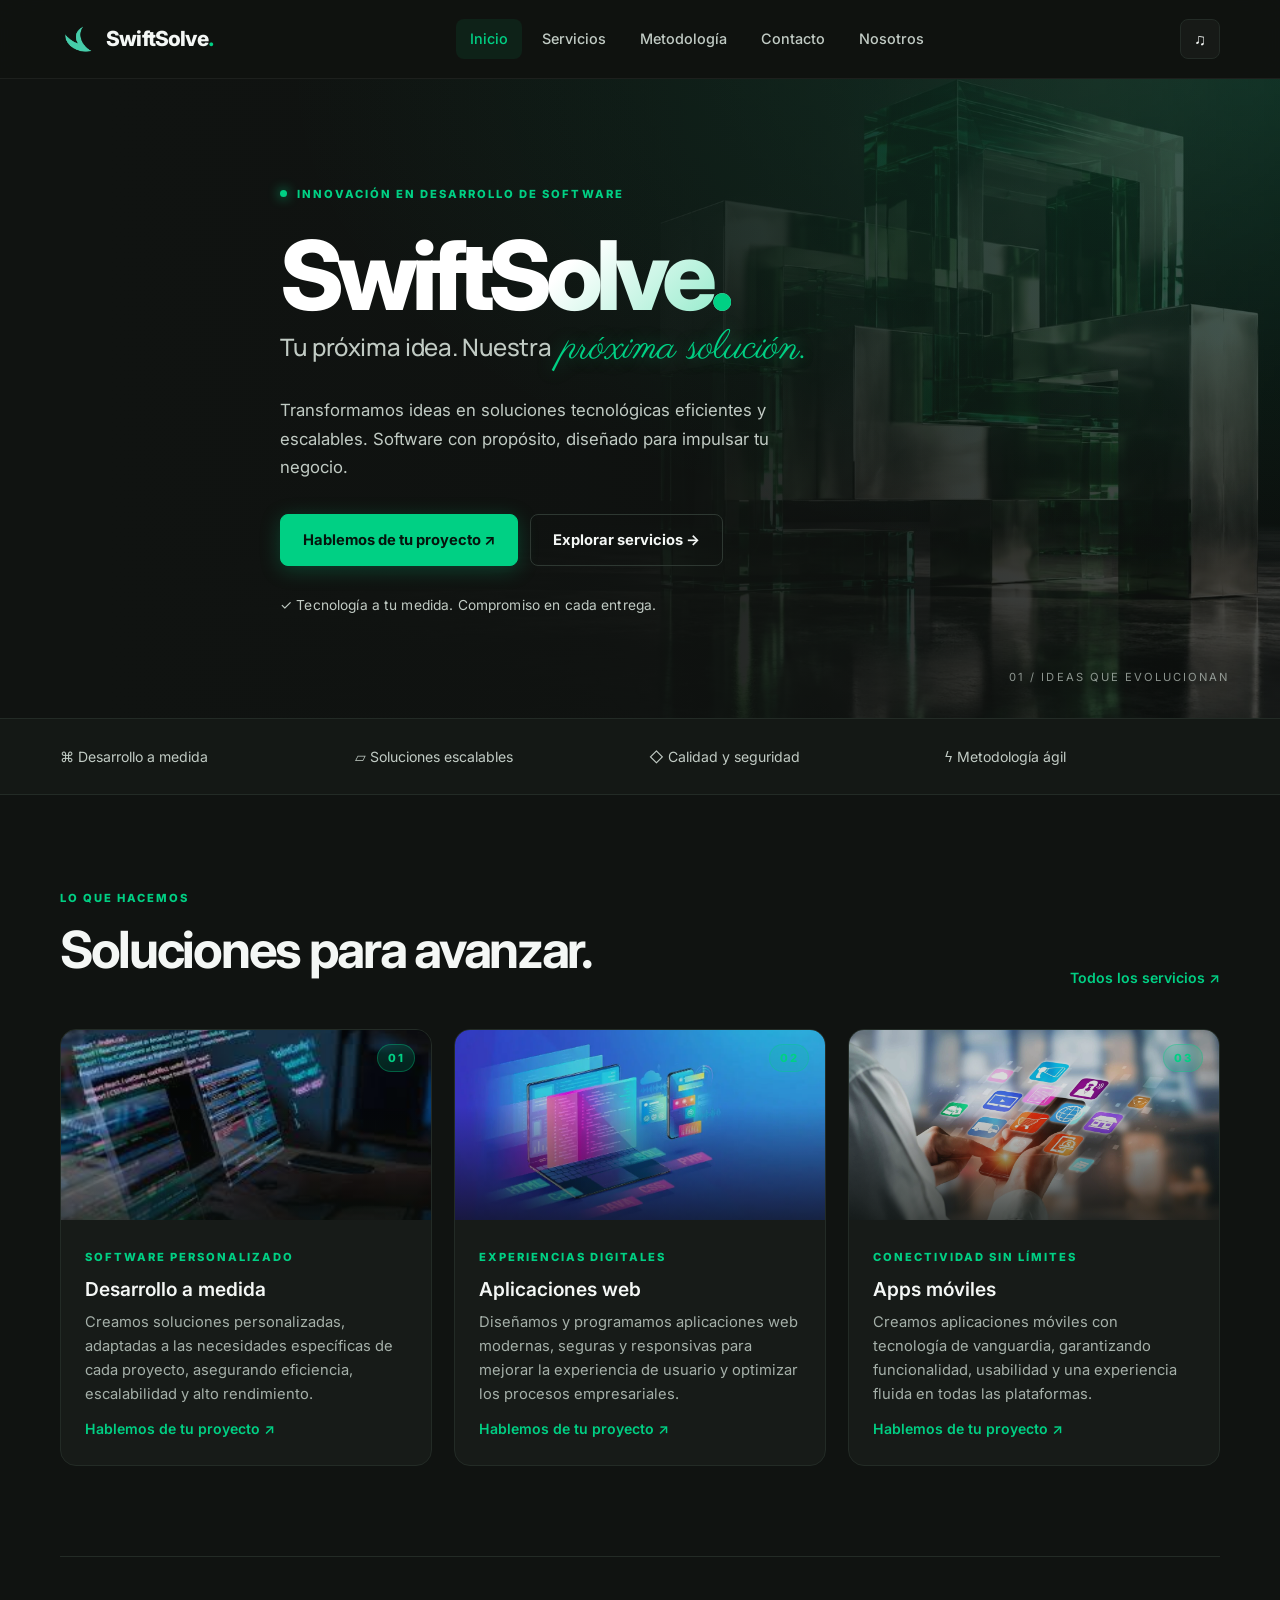
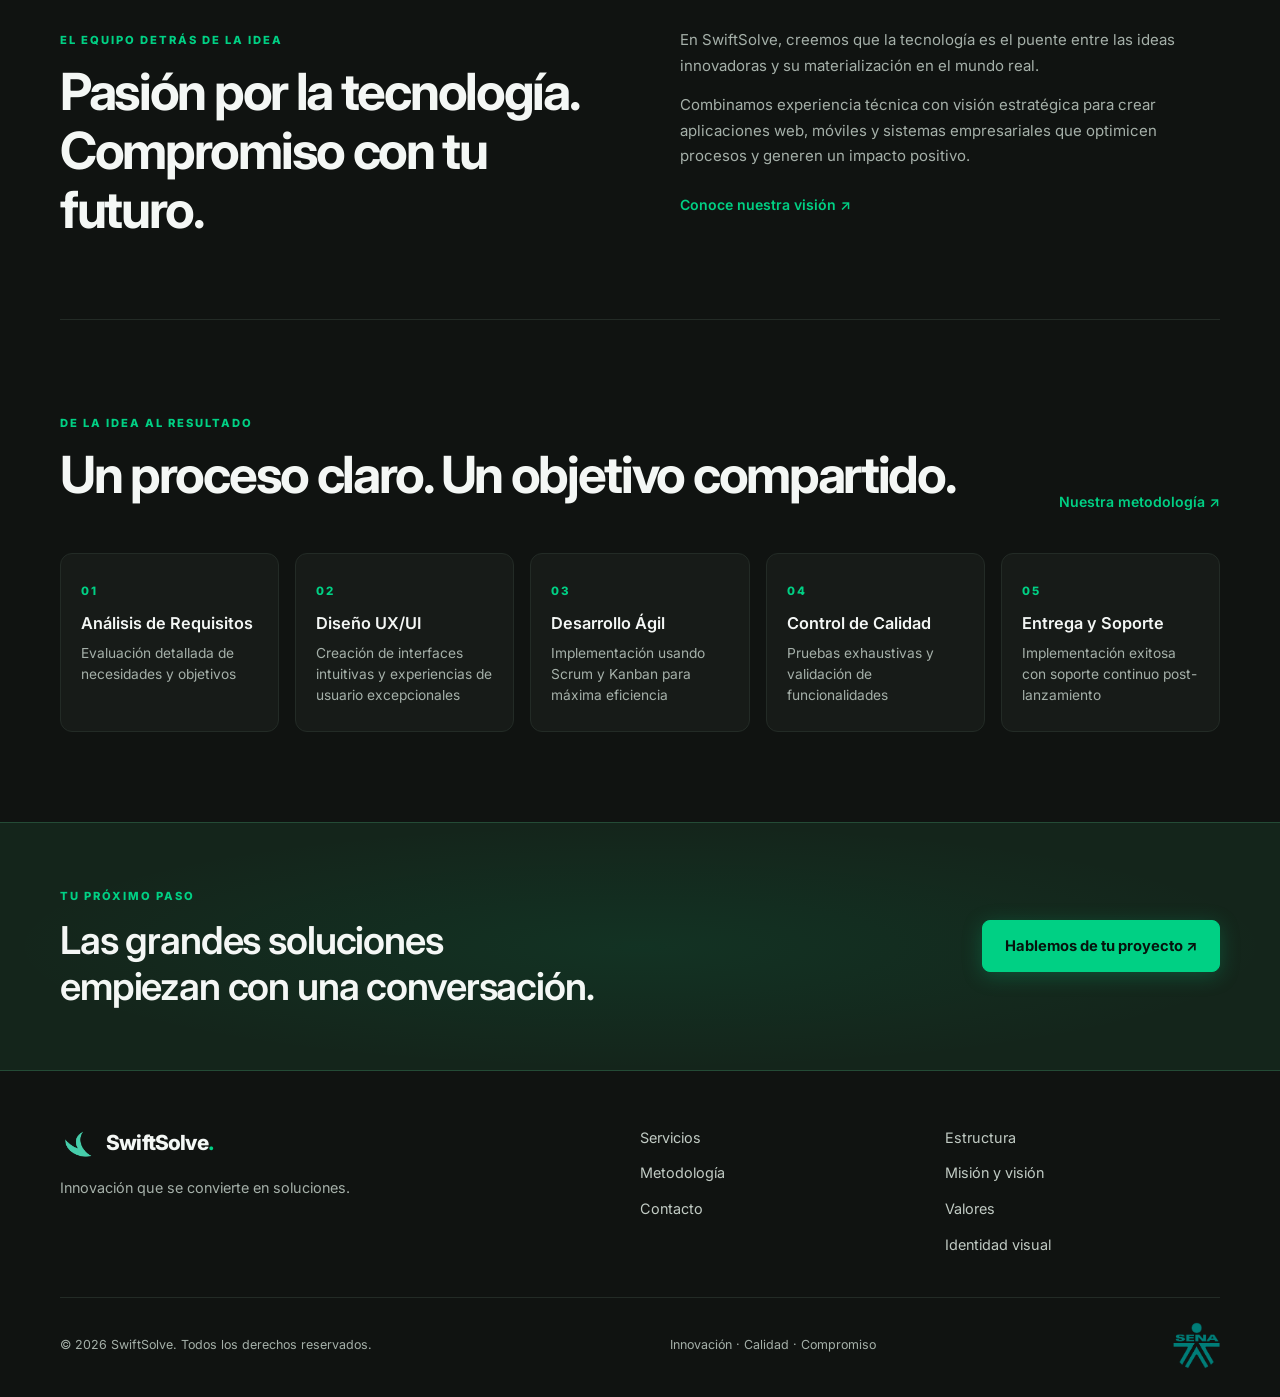
<file: index.html>
<!doctype html>
<html lang="es">
    <head>
        <meta charset="utf-8">
        <meta name="viewport" content="width=device-width, initial-scale=1">
        <meta name="description" content="Transformamos ideas en soluciones tecnológicas eficientes y escalables. Software con propósito, diseñado para impulsar tu negocio.">
        <meta name="theme-color" content="#101311">
        <title>Inicio | SwiftSolve</title>
        <link rel="icon" href="assets/logo.png">
        <link href="https://fonts.googleapis.com/css2?family=Manrope:wght@400;500;600;700;800&family=Inter:wght@300;400;500;600;700&family=Parisienne&display=swap" rel="stylesheet">
        <link rel="stylesheet" href="styles.css">
    </head>
    <body>
        <header class="site-header">
            <div class="shell header-inner">
                <a class="brand" href="index.html">
                    <img src="assets/logo.png" alt="">
                    <span>SwiftSolve<span class="brand-dot">.</span></span>
                </a>
                <nav class="desktop-nav" aria-label="Navegación principal">
                    <a href="index.html" aria-current="page">Inicio</a>
                    <a href="servicios.html">Servicios</a>
                    <a href="metodologia.html">Metodología</a>
                    <a href="contactos.html">Contacto</a>
                    <div class="company-menu">
                        <button class="nav-menu-button" type="button">Nosotros</button>
                        <div class="company-dropdown">
                            <a href="estructura.html">Estructura</a>
                            <a href="mision-vision.html">Misión y visión</a>
                            <a href="valores.html">Valores</a>
                            <a href="identidad-visual.html">Identidad visual</a>
                        </div>
                    </div>
                </nav>
                <div class="header-actions">
                    <button class="icon-btn" type="button" onclick="toggleAudio()" aria-label="Escuchar presentación">♫</button>
                    <button class="mobile-toggle" type="button" onclick="toggleMenu()" aria-label="Abrir menú">☰</button>
                </div>
            </div>
            <nav class="mobile-nav" aria-label="Menú móvil">
                <a href="index.html" aria-current="page">Inicio</a>
                <a href="servicios.html">Servicios</a>
                <a href="metodologia.html">Metodología</a>
                <a href="contactos.html">Contacto</a>
                <a href="estructura.html">Estructura</a>
                <a href="mision-vision.html">Misión y visión</a>
                <a href="valores.html">Valores</a>
                <a href="identidad-visual.html">Identidad visual</a>
            </nav>
        </header>

        <div class="audio-panel hidden">
            <div class="audio-panel-head">
                <strong>Conoce SwiftSolve</strong>
                <button class="icon-btn" onclick="this.closest('.audio-panel').classList.add('hidden')" aria-label="Cerrar audio">✕</button>
            </div>
            <audio controls src="assets/Discurso.mp3">Tu navegador no admite audio.</audio>
        </div>

        <main>
            <!-- HERO -->
            <section class="hero">
                <img class="hero-image" src="assets/swiftsolve-hero.jpg" alt="Tecnología e innovación">
                <div class="shell hero-content">
                    <span class="eyebrow">
                        <span class="status-dot"></span>INNOVACIÓN EN DESARROLLO DE SOFTWARE
                    </span>
                    <h1>SwiftSolve<span class="brand-dot">.</span></h1>
                    <p class="eslogan-texto">
                        <span class="linea-1">Tu próxima idea. Nuestra</span>
                        <span class="linea-2"> próxima solución.</span>
                    </p>
                    <p class="hero-description">
                        Transformamos ideas en soluciones tecnológicas eficientes y escalables. Software con propósito, diseñado para impulsar tu negocio.
                    </p>
                    <div class="hero-buttons">
                        <a class="button" href="contactos.html">Hablemos de tu proyecto ↗</a>
                        <a class="button outline" href="servicios.html">Explorar servicios →</a>
                    </div>
                    <div class="hero-note">✓ Tecnología a tu medida. Compromiso en cada entrega.</div>
                </div>
                <div class="hero-index">01 / IDEAS QUE EVOLUCIONAN</div>
            </section>

            <!-- PRINCIPIOS -->
            <div class="principles-band">
                <div class="shell principles">
                    <div>⌘ Desarrollo a medida</div>
                    <div>▱ Soluciones escalables</div>
                    <div>◇ Calidad y seguridad</div>
                    <div>ϟ Metodología ágil</div>
                </div>
            </div>

            <!-- SERVICIOS -->
            <section class="shell section">
                <div class="section-heading">
                    <div>
                        <span class="eyebrow">LO QUE HACEMOS</span>
                        <h2>Soluciones para avanzar.</h2>
                    </div>
                    <a class="text-link" href="servicios.html">Todos los servicios ↗</a>
                </div>
                <div class="service-grid">
                    <article class="service-card">
                        <div class="service-photo">
                            <img src="assets/servicio1.png" alt="Desarrollo a medida" loading="lazy">
                            <span class="service-number">01</span>
                        </div>
                        <div class="service-body">
                            <span class="eyebrow">SOFTWARE PERSONALIZADO</span>
                            <h3>Desarrollo a medida</h3>
                            <p>Creamos soluciones personalizadas, adaptadas a las necesidades específicas de cada proyecto, asegurando eficiencia, escalabilidad y alto rendimiento.</p>
                            <a class="text-link" href="contactos.html">Hablemos de tu proyecto ↗</a>
                        </div>
                    </article>
                    <article class="service-card">
                        <div class="service-photo">
                            <img src="assets/servicio2.png" alt="Aplicaciones web" loading="lazy">
                            <span class="service-number">02</span>
                        </div>
                        <div class="service-body">
                            <span class="eyebrow">EXPERIENCIAS DIGITALES</span>
                            <h3>Aplicaciones web</h3>
                            <p>Diseñamos y programamos aplicaciones web modernas, seguras y responsivas para mejorar la experiencia de usuario y optimizar los procesos empresariales.</p>
                            <a class="text-link" href="contactos.html">Hablemos de tu proyecto ↗</a>
                        </div>
                    </article>
                    <article class="service-card">
                        <div class="service-photo">
                            <img src="assets/servicio3.png" alt="Apps móviles" loading="lazy">
                            <span class="service-number">03</span>
                        </div>
                        <div class="service-body">
                            <span class="eyebrow">CONECTIVIDAD SIN LÍMITES</span>
                            <h3>Apps móviles</h3>
                            <p>Creamos aplicaciones móviles con tecnología de vanguardia, garantizando funcionalidad, usabilidad y una experiencia fluida en todas las plataformas.</p>
                            <a class="text-link" href="contactos.html">Hablemos de tu proyecto ↗</a>
                        </div>
                    </article>
                </div>
            </section>

            <!-- ABOUT -->
            <section class="shell about-section">
                <div>
                    <span class="eyebrow">EL EQUIPO DETRÁS DE LA IDEA</span>
                    <h2>Pasión por la tecnología.<br><span>Compromiso con tu futuro.</span></h2>
                </div>
                <div>
                    <p>En SwiftSolve, creemos que la tecnología es el puente entre las ideas innovadoras y su materialización en el mundo real.</p>
                    <p>Combinamos experiencia técnica con visión estratégica para crear aplicaciones web, móviles y sistemas empresariales que optimicen procesos y generen un impacto positivo.</p>
                    <a class="text-link" href="mision-vision.html">Conoce nuestra visión ↗</a>
                </div>
            </section>

            <!-- METODOLOGÍA -->
            <section class="shell section">
                <div class="section-heading">
                    <div>
                        <span class="eyebrow">DE LA IDEA AL RESULTADO</span>
                        <h2>Un proceso claro. Un objetivo compartido.</h2>
                    </div>
                    <a class="text-link" href="metodologia.html">Nuestra metodología ↗</a>
                </div>
                <div class="method-steps">
                    <article>
                        <span class="step-number">01</span>
                        <h3>Análisis de Requisitos</h3>
                        <p>Evaluación detallada de necesidades y objetivos</p>
                    </article>
                    <article>
                        <span class="step-number">02</span>
                        <h3>Diseño UX/UI</h3>
                        <p>Creación de interfaces intuitivas y experiencias de usuario excepcionales</p>
                    </article>
                    <article>
                        <span class="step-number">03</span>
                        <h3>Desarrollo Ágil</h3>
                        <p>Implementación usando Scrum y Kanban para máxima eficiencia</p>
                    </article>
                    <article>
                        <span class="step-number">04</span>
                        <h3>Control de Calidad</h3>
                        <p>Pruebas exhaustivas y validación de funcionalidades</p>
                    </article>
                    <article>
                        <span class="step-number">05</span>
                        <h3>Entrega y Soporte</h3>
                        <p>Implementación exitosa con soporte continuo post-lanzamiento</p>
                    </article>
                </div>
            </section>

            <!-- CTA -->
            <section class="contact-band">
                <div class="shell">
                    <div>
                        <span class="eyebrow">TU PRÓXIMO PASO</span>
                        <h2>Las grandes soluciones<br>empiezan con una conversación.</h2>
                    </div>
                    <a class="button" href="contactos.html">Hablemos de tu proyecto ↗</a>
                </div>
            </section>
        </main>

        <footer class="site-footer shell">
            <div class="footer-top">
                <div>
                    <a class="brand" href="index.html">
                        <img src="assets/logo.png" alt="">
                        <span>SwiftSolve<span class="brand-dot">.</span></span>
                    </a>
                    <p>Innovación que se convierte en soluciones.</p>
                </div>
                <div class="footer-links">
                    <a href="servicios.html">Servicios</a>
                    <a href="metodologia.html">Metodología</a>
                    <a href="contactos.html">Contacto</a>
                </div>
                <div class="footer-links">
                    <a href="estructura.html">Estructura</a>
                    <a href="mision-vision.html">Misión y visión</a>
                    <a href="valores.html">Valores</a>
                    <a href="identidad-visual.html">Identidad visual</a>
                </div>
            </div>
            <div class="footer-bottom">
                <span>© 2026 SwiftSolve. Todos los derechos reservados.</span>
                <span>Innovación · Calidad · Compromiso</span>
                <img src="assets/logo-sena-verde.png" alt="SENA" width="47" height="47">
            </div>
        </footer>

        <script src="script.js"></script>
    </body>
</html>
</file>
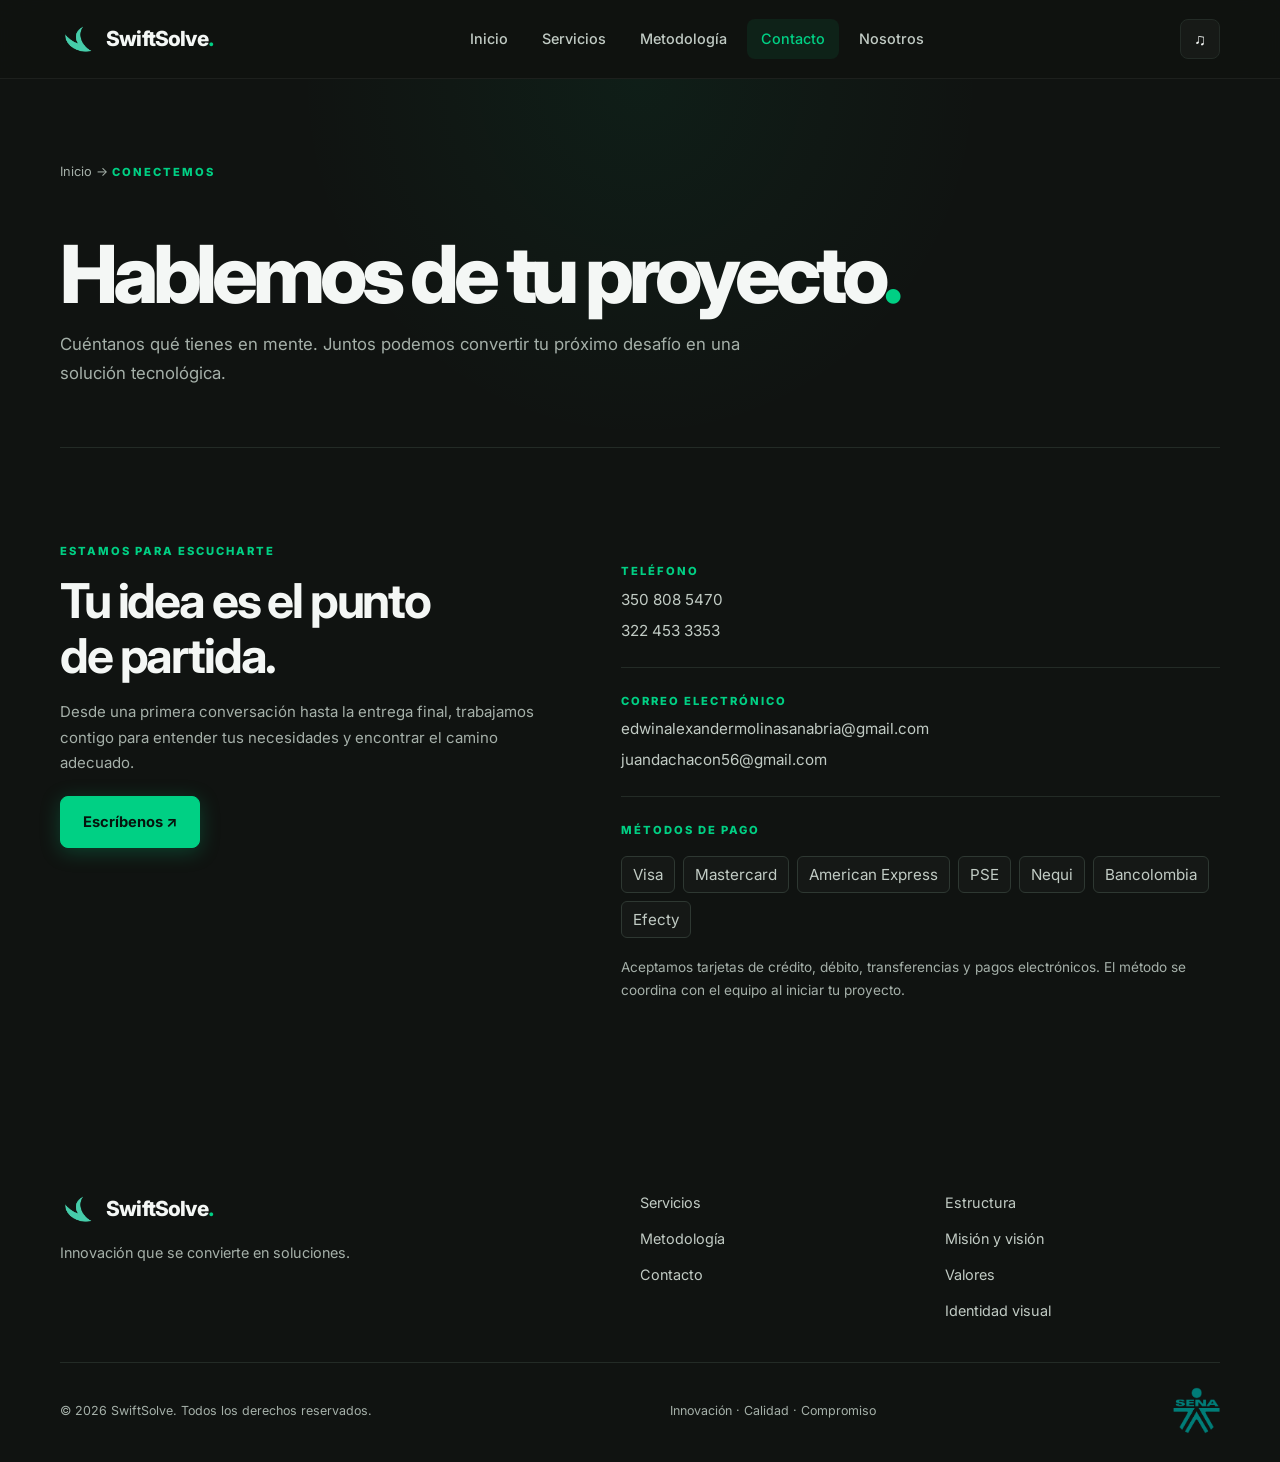
<file: contactos.html>
<!doctype html>
<html lang="es">
    <head>
        <meta charset="utf-8">
        <meta name="viewport" content="width=device-width, initial-scale=1">
        <meta name="description" content="Cuéntanos qué tienes en mente. Juntos podemos convertir tu próximo desafío en una solución tecnológica.">
        <meta name="theme-color" content="#101311">
        <title>Contacto | SwiftSolve</title>
        <link rel="icon" href="assets/logo.png">
        <link rel="stylesheet" href="styles.css">
    </head>
    <body>
        <header class="site-header">
            <div class="shell header-inner">
                <a class="brand" href="index.html">
                    <img src="assets/logo.png" alt="">
                    <span>SwiftSolve<span class="brand-dot">.</span></span>
                </a>
                <nav class="desktop-nav" aria-label="Navegación principal">
                    <a href="index.html">Inicio</a>
                    <a href="servicios.html">Servicios</a>
                    <a href="metodologia.html">Metodología</a>
                    <a href="contactos.html" aria-current="page">Contacto</a>
                    <div class="company-menu">
                        <button class="nav-menu-button" type="button">Nosotros</button>
                        <div class="company-dropdown">
                            <a href="estructura.html">Estructura</a>
                            <a href="mision-vision.html">Misión y visión</a>
                            <a href="valores.html">Valores</a>
                            <a href="identidad-visual.html">Identidad visual</a>
                        </div>
                    </div>
                </nav>
                <div class="header-actions">
                    <button class="icon-btn" type="button" onclick="toggleAudio()" aria-label="Escuchar presentación">♫</button>
                    <button class="mobile-toggle" type="button" onclick="toggleMenu()" aria-label="Abrir menú">☰</button>
                </div>
            </div>
            <nav class="mobile-nav" aria-label="Menú móvil">
                <a href="index.html">Inicio</a>
                <a href="servicios.html">Servicios</a>
                <a href="metodologia.html">Metodología</a>
                <a href="contactos.html" aria-current="page">Contacto</a>
                <a href="estructura.html">Estructura</a>
                <a href="mision-vision.html">Misión y visión</a>
                <a href="valores.html">Valores</a>
                <a href="identidad-visual.html">Identidad visual</a>
            </nav>
        </header>

        <div class="audio-panel hidden">
            <div class="audio-panel-head">
                <strong>Conoce SwiftSolve</strong>
                <button class="icon-btn" onclick="this.closest('.audio-panel').classList.add('hidden')" aria-label="Cerrar audio">✕</button>
            </div>
            <audio controls src="assets/Discurso.mp3">Tu navegador no admite audio.</audio>
        </div>

        <main>
            <section class="page-intro shell">
                <a class="breadcrumb" href="index.html">Inicio → </a>
                <span class="eyebrow">Conectemos</span>
                <h1>Hablemos de tu proyecto<span class="brand-dot">.</span></h1>
                <p>Cuéntanos qué tienes en mente. Juntos podemos convertir tu próximo desafío en una solución tecnológica.</p>
            </section>

            <section class="shell section contact-layout">
                <div>
                    <span class="eyebrow">ESTAMOS PARA ESCUCHARTE</span>
                    <h2>Tu idea es el punto<br>de partida.</h2>
                    <p>Desde una primera conversación hasta la entrega final, trabajamos contigo para entender tus necesidades y encontrar el camino adecuado.</p>
                    <a class="button" href="https://wa.me/573508085470?text=Hola%20SwiftSolve%2C%20quiero%20contarles%20sobre%20mi%20proyecto." target="_blank" rel="noopener">Escríbenos ↗</a>                </div>
                <div class="contact-items">
                    <div class="contact-item">
                        <div>
                            <span class="eyebrow">TELÉFONO</span>
                            <a href="https://wa.me/573508085470?text=Hola%20SwiftSolve%2C%20quiero%20contarles%20sobre%20mi%20proyecto.">350 808 5470</a>
                            <a href="https://wa.me/573224533353?text=Hola%20SwiftSolve%2C%20quiero%20contarles%20sobre%20mi%20proyecto.">322 453 3353</a>
                        </div>
                    </div>
                    <div class="contact-item">
                        <div>
                            <span class="eyebrow">CORREO ELECTRÓNICO</span>
                            <a href="mailto:edwinalexandermolinasanabria@gmail.com">edwinalexandermolinasanabria@gmail.com</a>
                            <a href="mailto:juandachacon56@gmail.com">juandachacon56@gmail.com</a>
                        </div>
                    </div>
                    <div class="contact-item">
                        <div>
                            <span class="eyebrow">MÉTODOS DE PAGO</span>
                            <div class="payment-chips">
                                <span class="payment-chip">Visa</span>
                                <span class="payment-chip">Mastercard</span>
                                <span class="payment-chip">American Express</span>
                                <span class="payment-chip">PSE</span>
                                <span class="payment-chip">Nequi</span>
                                <span class="payment-chip">Bancolombia</span>
                                <span class="payment-chip">Efecty</span>
                            </div>
                            <p class="payment-note">Aceptamos tarjetas de crédito, débito, transferencias y pagos electrónicos. El método se coordina con el equipo al iniciar tu proyecto.</p>
                        </div>
                    </div>
                </div>
            </section>
        </main>

        <footer class="site-footer shell">
            <div class="footer-top">
                <div>
                    <a class="brand" href="index.html">
                        <img src="assets/logo.png" alt="">
                        <span>SwiftSolve<span class="brand-dot">.</span></span>
                    </a>
                    <p>Innovación que se convierte en soluciones.</p>
                </div>
                <div class="footer-links">
                    <a href="servicios.html">Servicios</a>
                    <a href="metodologia.html">Metodología</a>
                    <a href="contactos.html">Contacto</a>
                </div>
                <div class="footer-links">
                    <a href="estructura.html">Estructura</a>
                    <a href="mision-vision.html">Misión y visión</a>
                    <a href="valores.html">Valores</a>
                    <a href="identidad-visual.html">Identidad visual</a>
                </div>
            </div>
            <div class="footer-bottom">
                <span>© 2026 SwiftSolve. Todos los derechos reservados.</span>
                <span>Innovación · Calidad · Compromiso</span>
                <img src="assets/logo-sena-verde.png" alt="SENA" width="47" height="47">
            </div>
        </footer>

        <script src="script.js"></script>
    </body>
</html>
</file>
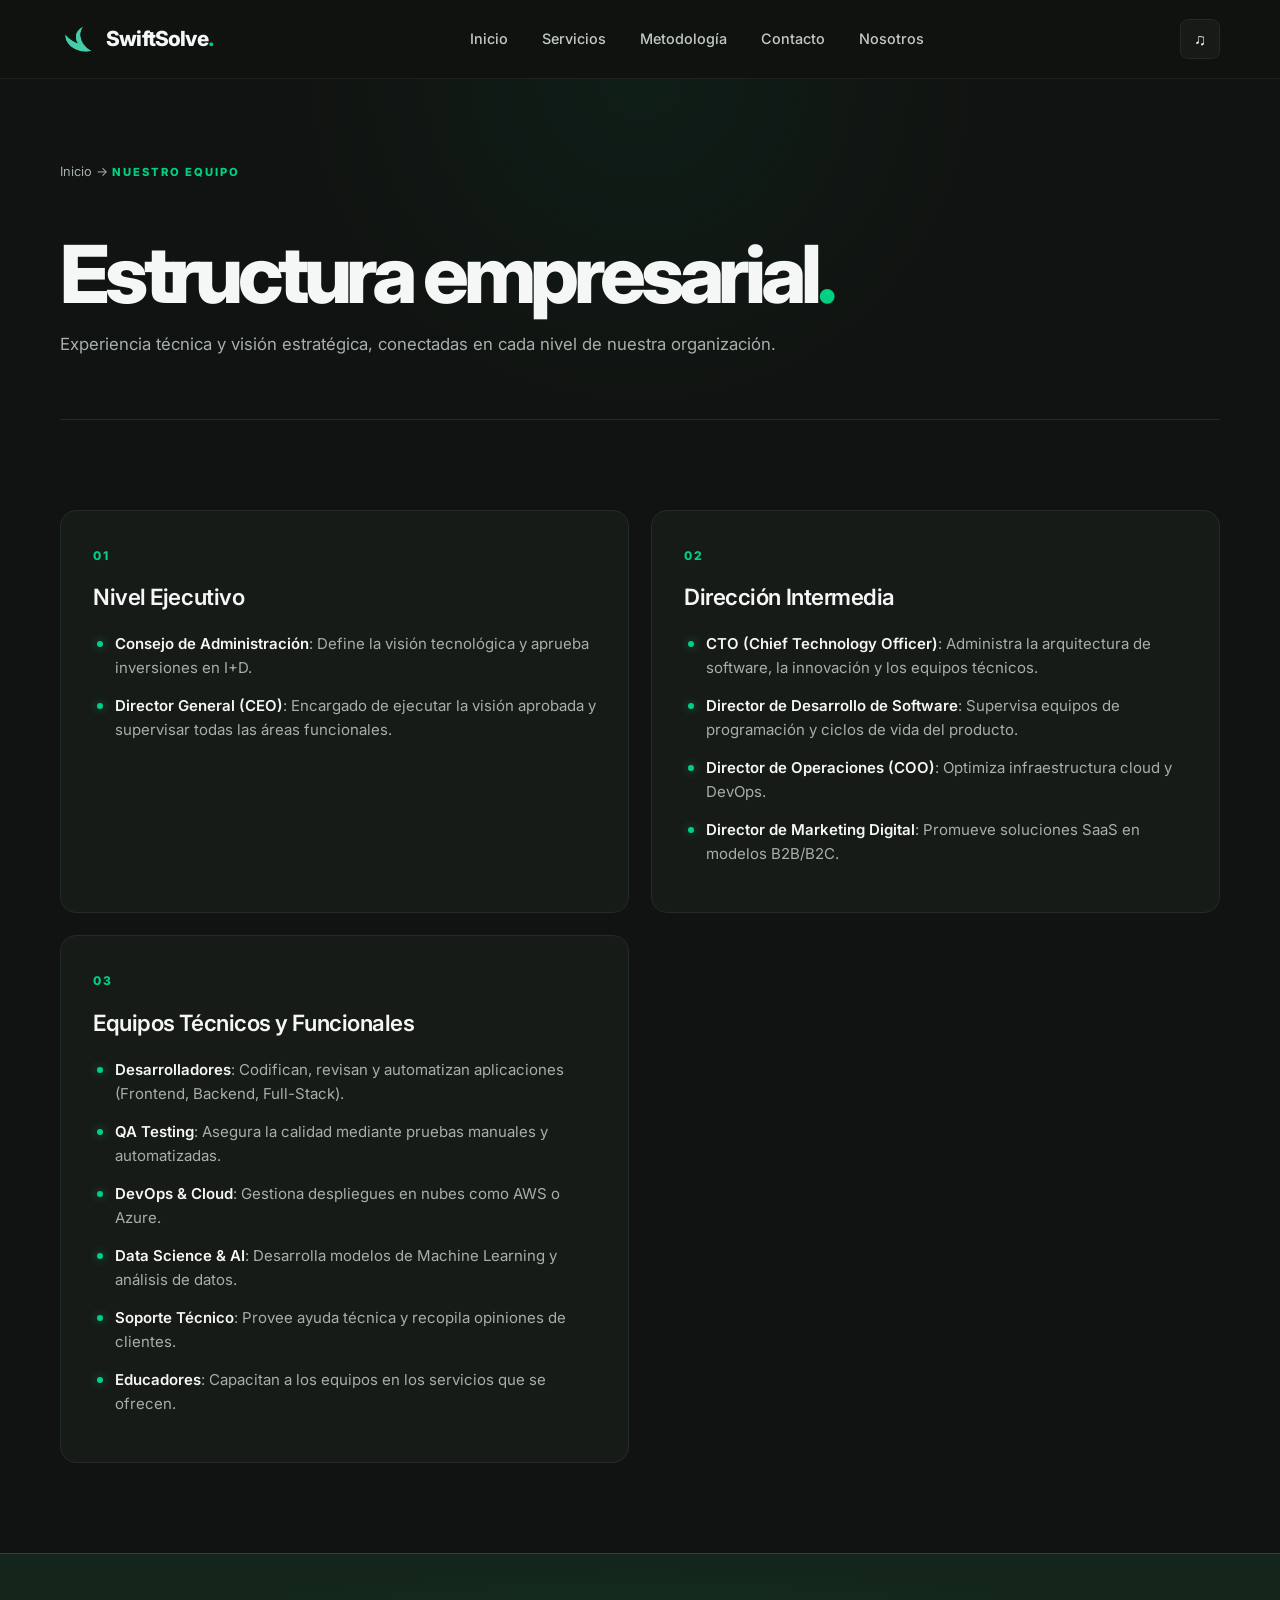
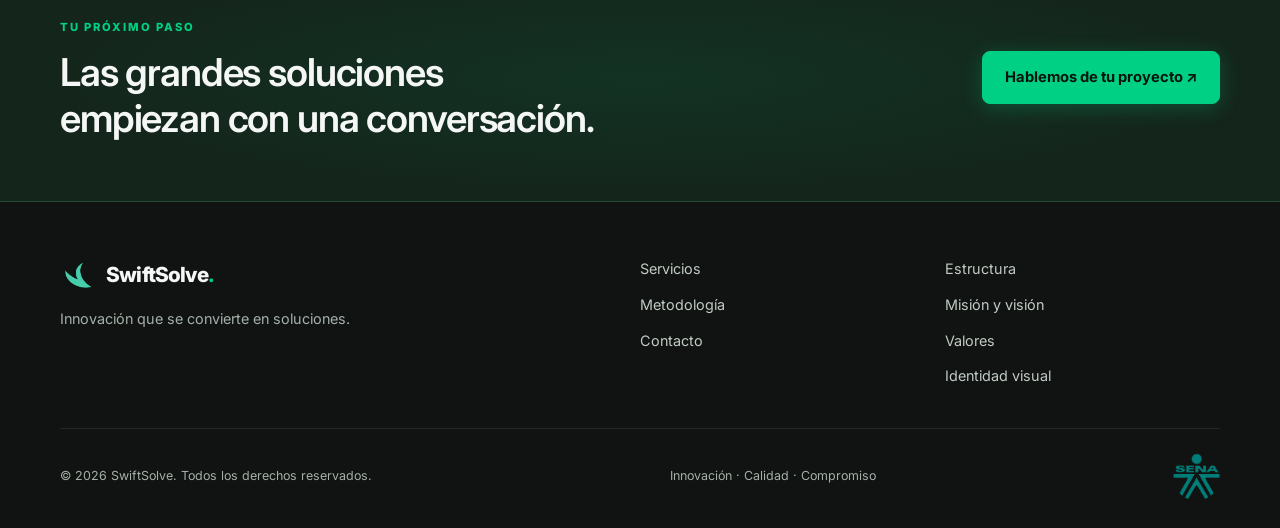
<file: estructura.html>
<!doctype html>
<html lang="es">
    <head>
        <meta charset="utf-8">
        <meta name="viewport" content="width=device-width, initial-scale=1">
        <meta name="description" content="Experiencia técnica y visión estratégica, conectadas en cada nivel de nuestra organización.">
        <meta name="theme-color" content="#101311">
        <title>Estructura | SwiftSolve</title>
        <link rel="icon" href="assets/logo.png">
        <link rel="stylesheet" href="styles.css">
    </head>
    <body>
        <header class="site-header">
            <div class="shell header-inner">
                <a class="brand" href="index.html">
                    <img src="assets/logo.png" alt="">
                    <span>SwiftSolve<span class="brand-dot">.</span></span>
                </a>
                <nav class="desktop-nav" aria-label="Navegación principal">
                    <a href="index.html">Inicio</a>
                    <a href="servicios.html">Servicios</a>
                    <a href="metodologia.html">Metodología</a>
                    <a href="contactos.html">Contacto</a>
                    <div class="company-menu">
                        <button class="nav-menu-button" type="button">Nosotros</button>
                        <div class="company-dropdown">
                            <a href="estructura.html">Estructura</a>
                            <a href="mision-vision.html">Misión y visión</a>
                            <a href="valores.html">Valores</a>
                            <a href="identidad-visual.html">Identidad visual</a>
                        </div>
                    </div>
                </nav>
                <div class="header-actions">
                    <button class="icon-btn" type="button" onclick="toggleAudio()" aria-label="Escuchar presentación">♫</button>
                    <button class="mobile-toggle" type="button" onclick="toggleMenu()" aria-label="Abrir menú">☰</button>
                </div>
            </div>
            <nav class="mobile-nav" aria-label="Menú móvil">
                <a href="index.html">Inicio</a>
                <a href="servicios.html">Servicios</a>
                <a href="metodologia.html">Metodología</a>
                <a href="contactos.html">Contacto</a>
                <a href="estructura.html">Estructura</a>
                <a href="mision-vision.html">Misión y visión</a>
                <a href="valores.html">Valores</a>
                <a href="identidad-visual.html">Identidad visual</a>
            </nav>
        </header>

        <div class="audio-panel hidden">
            <div class="audio-panel-head">
                <strong>Conoce SwiftSolve</strong>
                <button class="icon-btn" onclick="this.closest('.audio-panel').classList.add('hidden')" aria-label="Cerrar audio">✕</button>
            </div>
            <audio controls src="assets/Discurso.mp3">Tu navegador no admite audio.</audio>
        </div>

        <main>
            <section class="page-intro shell">
                <a class="breadcrumb" href="index.html">Inicio → </a>
                <span class="eyebrow">Nuestro equipo</span>
                <h1>Estructura empresarial<span class="brand-dot">.</span></h1>
                <p>Experiencia técnica y visión estratégica, conectadas en cada nivel de nuestra organización.</p>
            </section>

            <section class="shell section">
                <div class="company-content estructura">
                    <article class="company-block">
                        <span class="content-icon">01</span>
                        <h2>Nivel Ejecutivo</h2>
                        <ul>
                            <li><strong>Consejo de Administración</strong>: Define la visión tecnológica y aprueba inversiones en I+D.</li>
                            <li><strong>Director General (CEO)</strong>: Encargado de ejecutar la visión aprobada y supervisar todas las áreas funcionales.</li>
                        </ul>
                    </article>
                    <article class="company-block">
                        <span class="content-icon">02</span>
                        <h2>Dirección Intermedia</h2>
                        <ul>
                            <li><strong>CTO (Chief Technology Officer)</strong>: Administra la arquitectura de software, la innovación y los equipos técnicos.</li>
                            <li><strong>Director de Desarrollo de Software</strong>: Supervisa equipos de programación y ciclos de vida del producto.</li>
                            <li><strong>Director de Operaciones (COO)</strong>: Optimiza infraestructura cloud y DevOps.</li>
                            <li><strong>Director de Marketing Digital</strong>: Promueve soluciones SaaS en modelos B2B/B2C.</li>
                        </ul>
                    </article>
                    <article class="company-block">
                        <span class="content-icon">03</span>
                        <h2>Equipos Técnicos y Funcionales</h2>
                        <ul>
                            <li><strong>Desarrolladores</strong>: Codifican, revisan y automatizan aplicaciones (Frontend, Backend, Full-Stack).</li>
                            <li><strong>QA Testing</strong>: Asegura la calidad mediante pruebas manuales y automatizadas.</li>
                            <li><strong>DevOps &amp; Cloud</strong>: Gestiona despliegues en nubes como AWS o Azure.</li>
                            <li><strong>Data Science &amp; AI</strong>: Desarrolla modelos de Machine Learning y análisis de datos.</li>
                            <li><strong>Soporte Técnico</strong>: Provee ayuda técnica y recopila opiniones de clientes.</li>
                            <li><strong>Educadores</strong>: Capacitan a los equipos en los servicios que se ofrecen.</li>
                        </ul>
                    </article>
                </div>
            </section>

            <section class="contact-band">
                <div class="shell">
                    <div>
                        <span class="eyebrow">TU PRÓXIMO PASO</span>
                        <h2>Las grandes soluciones<br>empiezan con una conversación.</h2>
                    </div>
                    <a class="button" href="contactos.html">Hablemos de tu proyecto ↗</a>
                </div>
            </section>
        </main>

        <footer class="site-footer shell">
            <div class="footer-top">
                <div>
                    <a class="brand" href="index.html">
                        <img src="assets/logo.png" alt="">
                        <span>SwiftSolve<span class="brand-dot">.</span></span>
                    </a>
                    <p>Innovación que se convierte en soluciones.</p>
                </div>
                <div class="footer-links">
                    <a href="servicios.html">Servicios</a>
                    <a href="metodologia.html">Metodología</a>
                    <a href="contactos.html">Contacto</a>
                </div>
                <div class="footer-links">
                    <a href="estructura.html">Estructura</a>
                    <a href="mision-vision.html">Misión y visión</a>
                    <a href="valores.html">Valores</a>
                    <a href="identidad-visual.html">Identidad visual</a>
                </div>
            </div>
            <div class="footer-bottom">
                <span>© 2026 SwiftSolve. Todos los derechos reservados.</span>
                <span>Innovación · Calidad · Compromiso</span>
                <img src="assets/logo-sena-verde.png" alt="SENA" width="47" height="47">
            </div>
        </footer>

        <script src="script.js"></script>
    </body>
</html>
</file>
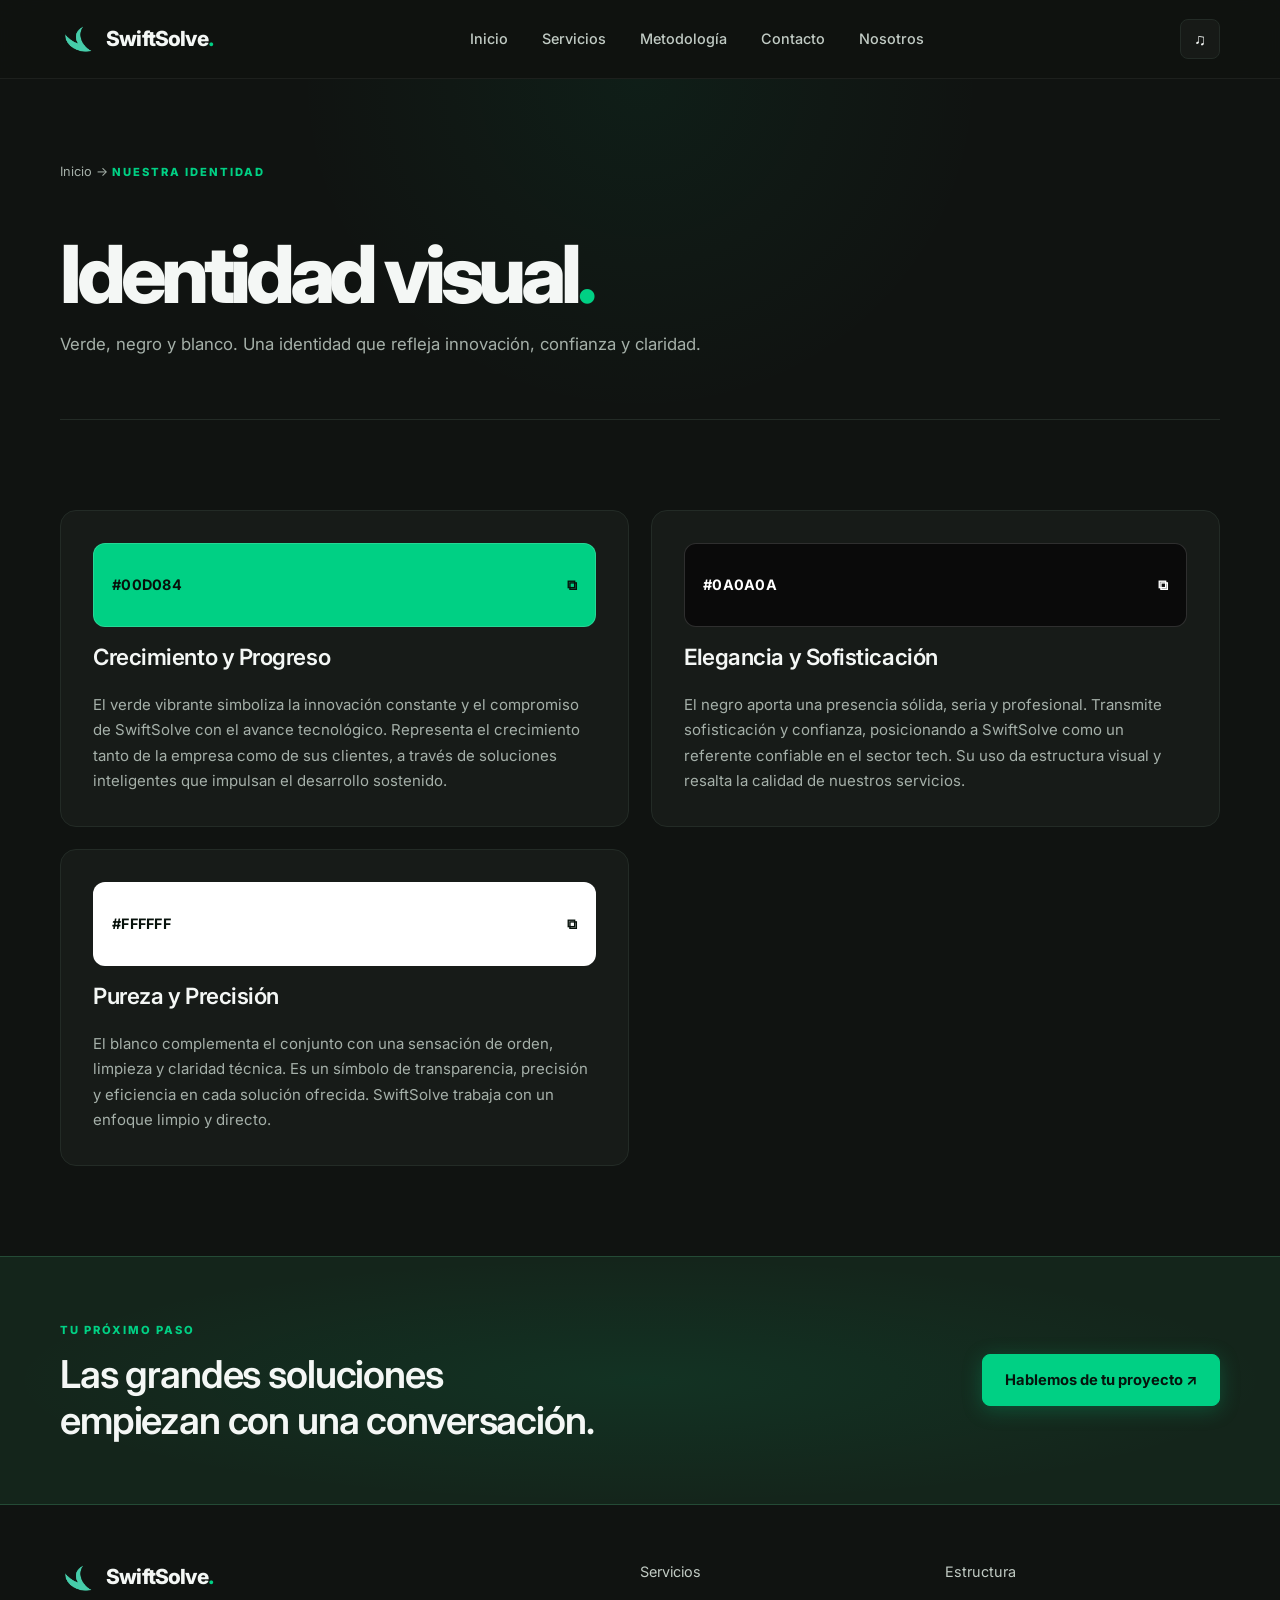
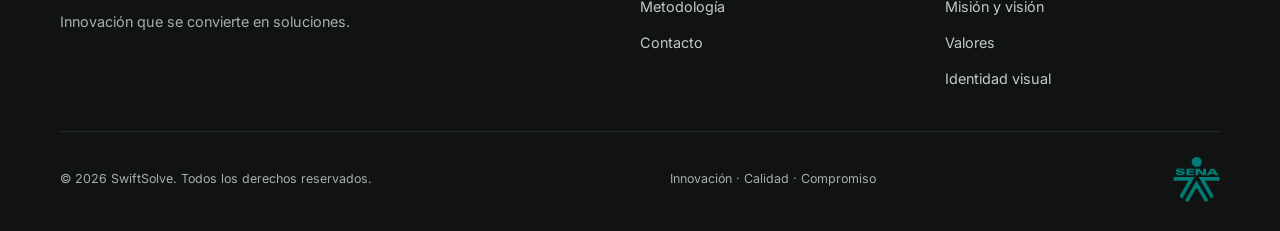
<file: identidad-visual.html>
<!doctype html>
<html lang="es">
    <head>
        <meta charset="utf-8">
        <meta name="viewport" content="width=device-width, initial-scale=1">
        <meta name="description" content="Verde, negro y blanco. Una identidad que refleja innovación, confianza y claridad.">
        <meta name="theme-color" content="#101311">
        <title>Identidad visual | SwiftSolve</title>
        <link rel="icon" href="assets/logo.png">
        <link rel="stylesheet" href="styles.css">
    </head>
    <body>
        <header class="site-header">
            <div class="shell header-inner">
                <a class="brand" href="index.html">
                    <img src="assets/logo.png" alt="">
                    <span>SwiftSolve<span class="brand-dot">.</span></span>
                </a>
                <nav class="desktop-nav" aria-label="Navegación principal">
                    <a href="index.html">Inicio</a>
                    <a href="servicios.html">Servicios</a>
                    <a href="metodologia.html">Metodología</a>
                    <a href="contactos.html">Contacto</a>
                    <div class="company-menu">
                        <button class="nav-menu-button" type="button">Nosotros</button>
                        <div class="company-dropdown">
                            <a href="estructura.html">Estructura</a>
                            <a href="mision-vision.html">Misión y visión</a>
                            <a href="valores.html">Valores</a>
                            <a href="identidad-visual.html">Identidad visual</a>
                        </div>
                    </div>
                </nav>
                <div class="header-actions">
                    <button class="icon-btn" type="button" onclick="toggleAudio()" aria-label="Escuchar presentación">♫</button>
                    <button class="mobile-toggle" type="button" onclick="toggleMenu()" aria-label="Abrir menú">☰</button>
                </div>
            </div>
            <nav class="mobile-nav" aria-label="Menú móvil">
                <a href="index.html">Inicio</a>
                <a href="servicios.html">Servicios</a>
                <a href="metodologia.html">Metodología</a>
                <a href="contactos.html">Contacto</a>
                <a href="estructura.html">Estructura</a>
                <a href="mision-vision.html">Misión y visión</a>
                <a href="valores.html">Valores</a>
                <a href="identidad-visual.html">Identidad visual</a>
            </nav>
        </header>

        <div class="audio-panel hidden">
            <div class="audio-panel-head">
                <strong>Conoce SwiftSolve</strong>
                <button class="icon-btn" onclick="this.closest('.audio-panel').classList.add('hidden')" aria-label="Cerrar audio">✕</button>
            </div>
            <audio controls src="assets/Discurso.mp3">Tu navegador no admite audio.</audio>
        </div>

        <main>
            <section class="page-intro shell">
                <a class="breadcrumb" href="index.html">Inicio → </a>
                <span class="eyebrow">Nuestra identidad</span>
                <h1>Identidad visual<span class="brand-dot">.</span></h1>
                <p>Verde, negro y blanco. Una identidad que refleja innovación, confianza y claridad.</p>
            </section>

            <section class="shell section">
                <div class="company-content paleta">
                    <article class="company-block">
                        <button class="swatch" style="--swatch:#00D084" onclick="copyColor('#00D084',this)" aria-label="Copiar color #00D084">
                            <span>#00D084</span> ⧉
                        </button>
                        <h2>Crecimiento y Progreso</h2>
                        <p>El verde vibrante simboliza la innovación constante y el compromiso de SwiftSolve con el avance tecnológico. Representa el crecimiento tanto de la empresa como de sus clientes, a través de soluciones inteligentes que impulsan el desarrollo sostenido.</p>
                    </article>
                    <article class="company-block">
                        <button class="swatch" style="--swatch:#0A0A0A" onclick="copyColor('#0A0A0A',this)" aria-label="Copiar color #0A0A0A">
                            <span>#0A0A0A</span> ⧉
                        </button>
                        <h2>Elegancia y Sofisticación</h2>
                        <p>El negro aporta una presencia sólida, seria y profesional. Transmite sofisticación y confianza, posicionando a SwiftSolve como un referente confiable en el sector tech. Su uso da estructura visual y resalta la calidad de nuestros servicios.</p>
                    </article>
                    <article class="company-block">
                        <button class="swatch" style="--swatch:#FFFFFF" onclick="copyColor('#FFFFFF',this)" aria-label="Copiar color #FFFFFF">
                            <span>#FFFFFF</span> ⧉
                        </button>
                        <h2>Pureza y Precisión</h2>
                        <p>El blanco complementa el conjunto con una sensación de orden, limpieza y claridad técnica. Es un símbolo de transparencia, precisión y eficiencia en cada solución ofrecida. SwiftSolve trabaja con un enfoque limpio y directo.</p>
                    </article>
                </div>
            </section>

            <section class="contact-band">
                <div class="shell">
                    <div>
                        <span class="eyebrow">TU PRÓXIMO PASO</span>
                        <h2>Las grandes soluciones<br>empiezan con una conversación.</h2>
                    </div>
                    <a class="button" href="contactos.html">Hablemos de tu proyecto ↗</a>
                </div>
            </section>
        </main>

        <footer class="site-footer shell">
            <div class="footer-top">
                <div>
                    <a class="brand" href="index.html">
                        <img src="assets/logo.png" alt="">
                        <span>SwiftSolve<span class="brand-dot">.</span></span>
                    </a>
                    <p>Innovación que se convierte en soluciones.</p>
                </div>
                <div class="footer-links">
                    <a href="servicios.html">Servicios</a>
                    <a href="metodologia.html">Metodología</a>
                    <a href="contactos.html">Contacto</a>
                </div>
                <div class="footer-links">
                    <a href="estructura.html">Estructura</a>
                    <a href="mision-vision.html">Misión y visión</a>
                    <a href="valores.html">Valores</a>
                    <a href="identidad-visual.html">Identidad visual</a>
                </div>
            </div>
            <div class="footer-bottom">
                <span>© 2026 SwiftSolve. Todos los derechos reservados.</span>
                <span>Innovación · Calidad · Compromiso</span>
                <img src="assets/logo-sena-verde.png" alt="SENA" width="47" height="47">
            </div>
        </footer>

        <script src="script.js"></script>
    </body>
</html>
</file>
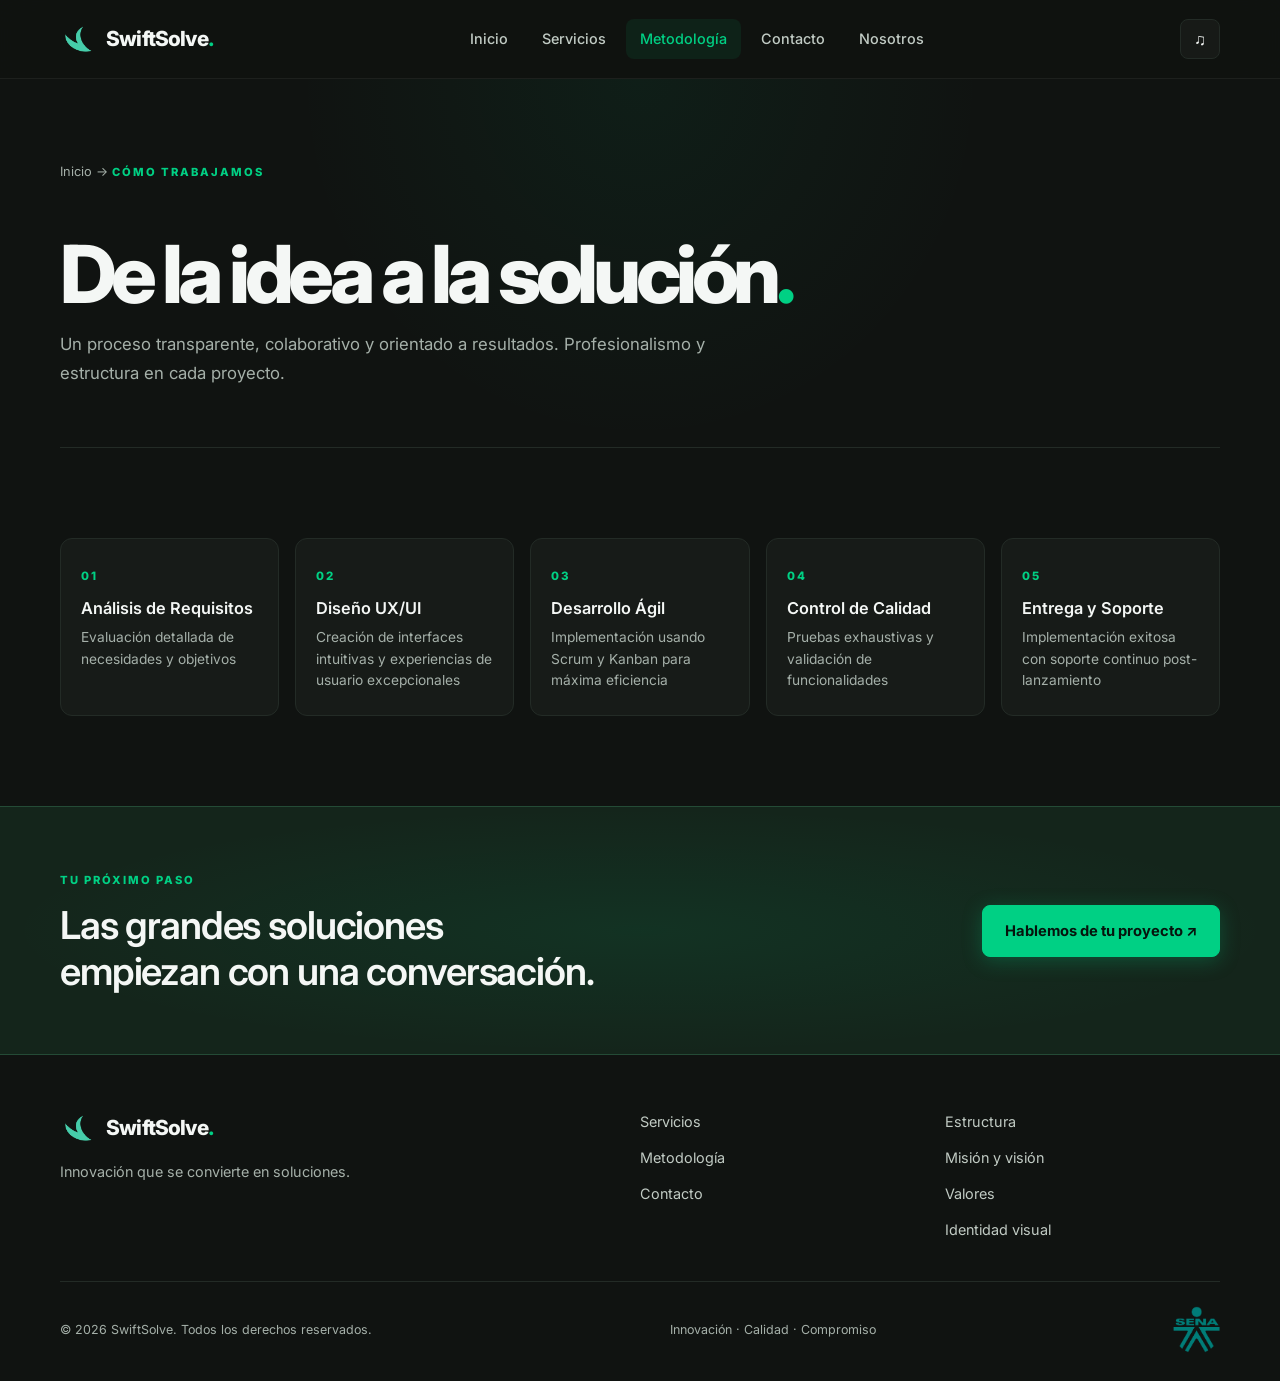
<file: metodologia.html>
<!doctype html>
<html lang="es">
    <head>
        <meta charset="utf-8">
        <meta name="viewport" content="width=device-width, initial-scale=1">
        <meta name="description" content="Un proceso transparente, colaborativo y orientado a resultados. Profesionalismo y estructura en cada proyecto.">
        <meta name="theme-color" content="#101311">
        <title>Metodología | SwiftSolve</title>
        <link rel="icon" href="assets/logo.png">
        <link rel="stylesheet" href="styles.css">
    </head>
    <body>
        <header class="site-header">
            <div class="shell header-inner">
                <a class="brand" href="index.html">
                    <img src="assets/logo.png" alt="">
                    <span>SwiftSolve<span class="brand-dot">.</span></span>
                </a>
                <nav class="desktop-nav" aria-label="Navegación principal">
                    <a href="index.html">Inicio</a>
                    <a href="servicios.html">Servicios</a>
                    <a href="metodologia.html" aria-current="page">Metodología</a>
                    <a href="contactos.html">Contacto</a>
                    <div class="company-menu">
                        <button class="nav-menu-button" type="button">Nosotros</button>
                        <div class="company-dropdown">
                            <a href="estructura.html">Estructura</a>
                            <a href="mision-vision.html">Misión y visión</a>
                            <a href="valores.html">Valores</a>
                            <a href="identidad-visual.html">Identidad visual</a>
                        </div>
                    </div>
                </nav>
                <div class="header-actions">
                    <button class="icon-btn" type="button" onclick="toggleAudio()" aria-label="Escuchar presentación">♫</button>
                    <button class="mobile-toggle" type="button" onclick="toggleMenu()" aria-label="Abrir menú">☰</button>
                </div>
            </div>
            <nav class="mobile-nav" aria-label="Menú móvil">
                <a href="index.html">Inicio</a>
                <a href="servicios.html">Servicios</a>
                <a href="metodologia.html" aria-current="page">Metodología</a>
                <a href="contactos.html">Contacto</a>
                <a href="estructura.html">Estructura</a>
                <a href="mision-vision.html">Misión y visión</a>
                <a href="valores.html">Valores</a>
                <a href="identidad-visual.html">Identidad visual</a>
            </nav>
        </header>

        <div class="audio-panel hidden">
            <div class="audio-panel-head">
                <strong>Conoce SwiftSolve</strong>
                <button class="icon-btn" onclick="this.closest('.audio-panel').classList.add('hidden')" aria-label="Cerrar audio">✕</button>
            </div>
            <audio controls src="assets/Discurso.mp3">Tu navegador no admite audio.</audio>
        </div>

        <main>
            <section class="page-intro shell">
                <a class="breadcrumb" href="index.html">Inicio → </a>
                <span class="eyebrow">Cómo trabajamos</span>
                <h1>De la idea a la solución<span class="brand-dot">.</span></h1>
                <p>Un proceso transparente, colaborativo y orientado a resultados. Profesionalismo y estructura en cada proyecto.</p>
            </section>

            <section class="shell section">
                <div class="method-steps">
                    <article>
                        <span class="step-number">01</span>
                        <h3>Análisis de Requisitos</h3>
                        <p>Evaluación detallada de necesidades y objetivos</p>
                    </article>
                    <article>
                        <span class="step-number">02</span>
                        <h3>Diseño UX/UI</h3>
                        <p>Creación de interfaces intuitivas y experiencias de usuario excepcionales</p>
                    </article>
                    <article>
                        <span class="step-number">03</span>
                        <h3>Desarrollo Ágil</h3>
                        <p>Implementación usando Scrum y Kanban para máxima eficiencia</p>
                    </article>
                    <article>
                        <span class="step-number">04</span>
                        <h3>Control de Calidad</h3>
                        <p>Pruebas exhaustivas y validación de funcionalidades</p>
                    </article>
                    <article>
                        <span class="step-number">05</span>
                        <h3>Entrega y Soporte</h3>
                        <p>Implementación exitosa con soporte continuo post-lanzamiento</p>
                    </article>
                </div>
            </section>

            <section class="contact-band">
                <div class="shell">
                    <div>
                        <span class="eyebrow">TU PRÓXIMO PASO</span>
                        <h2>Las grandes soluciones<br>empiezan con una conversación.</h2>
                    </div>
                    <a class="button" href="contactos.html">Hablemos de tu proyecto ↗</a>
                </div>
            </section>
        </main>

        <footer class="site-footer shell">
            <div class="footer-top">
                <div>
                    <a class="brand" href="index.html">
                        <img src="assets/logo.png" alt="">
                        <span>SwiftSolve<span class="brand-dot">.</span></span>
                    </a>
                    <p>Innovación que se convierte en soluciones.</p>
                </div>
                <div class="footer-links">
                    <a href="servicios.html">Servicios</a>
                    <a href="metodologia.html">Metodología</a>
                    <a href="contactos.html">Contacto</a>
                </div>
                <div class="footer-links">
                    <a href="estructura.html">Estructura</a>
                    <a href="mision-vision.html">Misión y visión</a>
                    <a href="valores.html">Valores</a>
                    <a href="identidad-visual.html">Identidad visual</a>
                </div>
            </div>
            <div class="footer-bottom">
                <span>© 2026 SwiftSolve. Todos los derechos reservados.</span>
                <span>Innovación · Calidad · Compromiso</span>
                <img src="assets/logo-sena-verde.png" alt="SENA" width="47" height="47">
            </div>
        </footer>

        <script src="script.js"></script>
    </body>
</html>
</file>
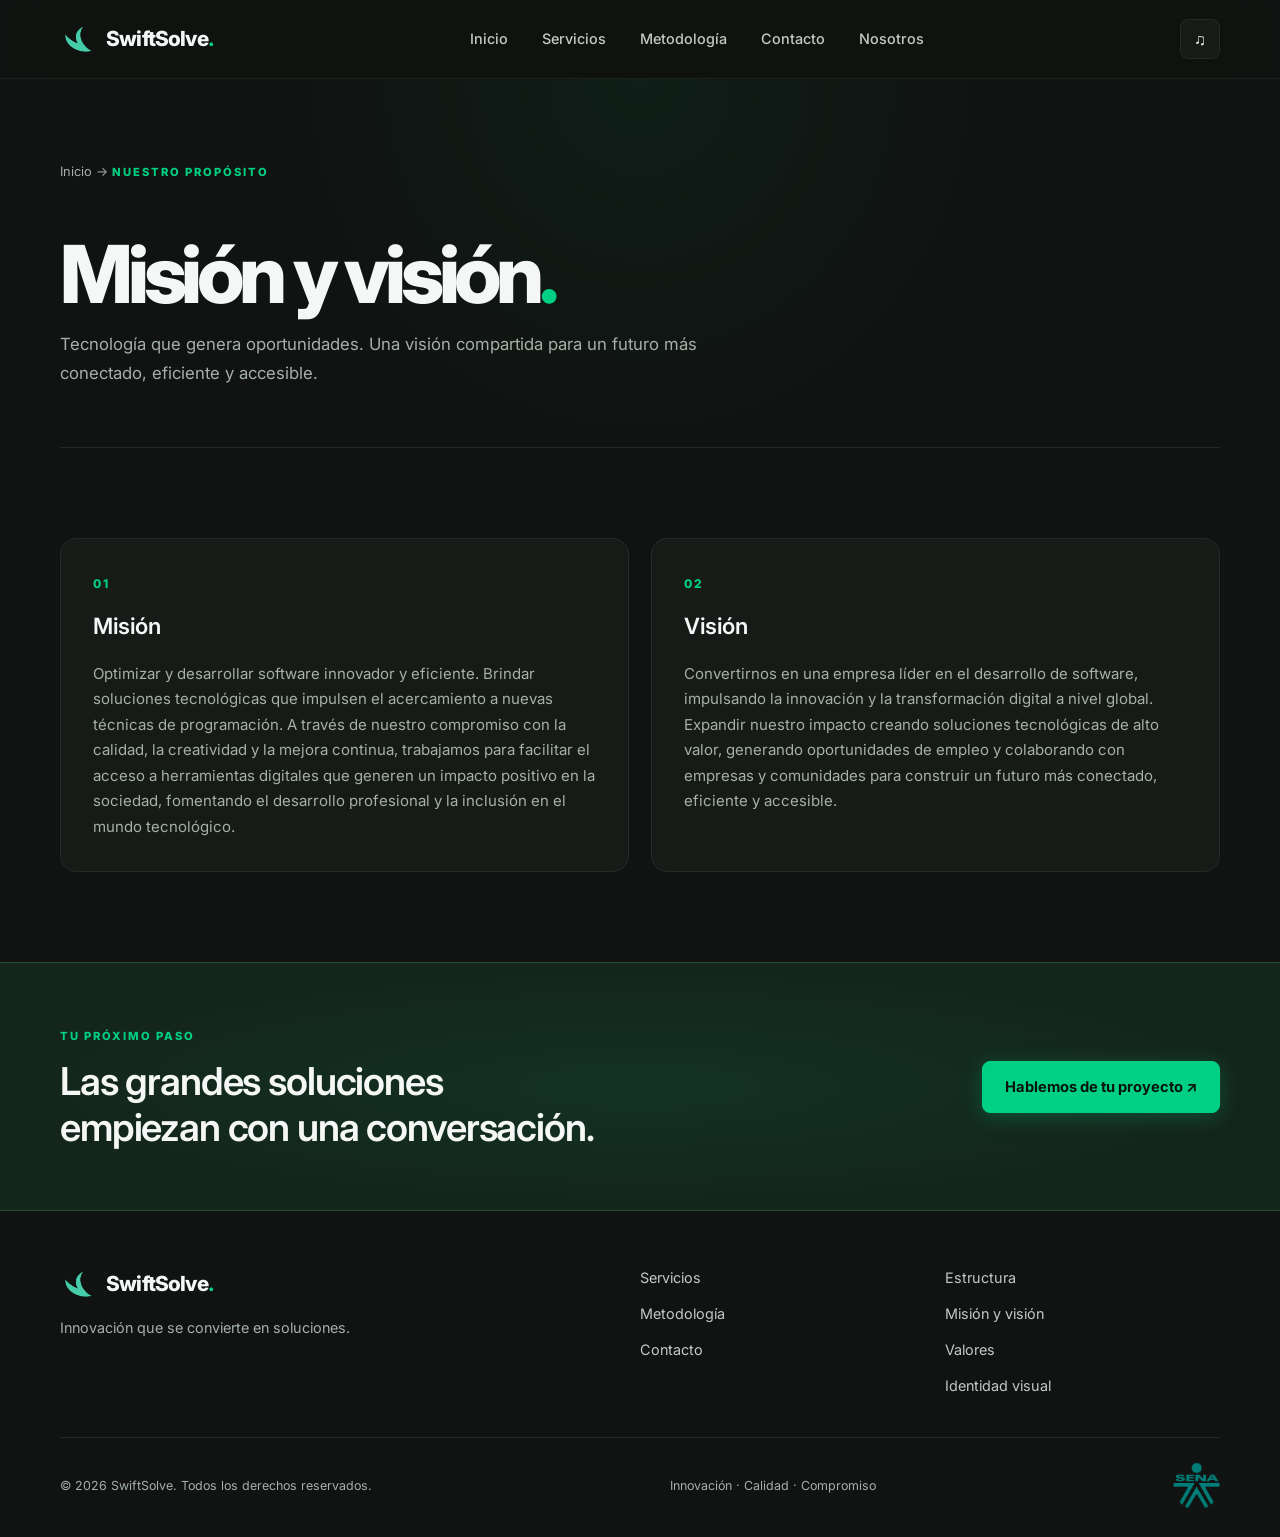
<file: mision-vision.html>
<!doctype html>
<html lang="es">
    <head>
        <meta charset="utf-8">
        <meta name="viewport" content="width=device-width, initial-scale=1">
        <meta name="description" content="Tecnología que genera oportunidades. Una visión compartida para un futuro más conectado, eficiente y accesible.">
        <meta name="theme-color" content="#101311">
        <title>Misión y visión | SwiftSolve</title>
        <link rel="icon" href="assets/logo.png">
        <link rel="stylesheet" href="styles.css">
    </head>
    <body>
        <header class="site-header">
            <div class="shell header-inner">
                <a class="brand" href="index.html">
                    <img src="assets/logo.png" alt="">
                    <span>SwiftSolve<span class="brand-dot">.</span></span>
                </a>
                <nav class="desktop-nav" aria-label="Navegación principal">
                    <a href="index.html">Inicio</a>
                    <a href="servicios.html">Servicios</a>
                    <a href="metodologia.html">Metodología</a>
                    <a href="contactos.html">Contacto</a>
                    <div class="company-menu">
                        <button class="nav-menu-button" type="button">Nosotros</button>
                        <div class="company-dropdown">
                            <a href="estructura.html">Estructura</a>
                            <a href="mision-vision.html">Misión y visión</a>
                            <a href="valores.html">Valores</a>
                            <a href="identidad-visual.html">Identidad visual</a>
                        </div>
                    </div>
                </nav>
                <div class="header-actions">
                    <button class="icon-btn" type="button" onclick="toggleAudio()" aria-label="Escuchar presentación">♫</button>
                    <button class="mobile-toggle" type="button" onclick="toggleMenu()" aria-label="Abrir menú">☰</button>
                </div>
            </div>
            <nav class="mobile-nav" aria-label="Menú móvil">
                <a href="index.html">Inicio</a>
                <a href="servicios.html">Servicios</a>
                <a href="metodologia.html">Metodología</a>
                <a href="contactos.html">Contacto</a>
                <a href="estructura.html">Estructura</a>
                <a href="mision-vision.html">Misión y visión</a>
                <a href="valores.html">Valores</a>
                <a href="identidad-visual.html">Identidad visual</a>
            </nav>
        </header>

        <div class="audio-panel hidden">
            <div class="audio-panel-head">
                <strong>Conoce SwiftSolve</strong>
                <button class="icon-btn" onclick="this.closest('.audio-panel').classList.add('hidden')" aria-label="Cerrar audio">✕</button>
            </div>
            <audio controls src="assets/Discurso.mp3">Tu navegador no admite audio.</audio>
        </div>

        <main>
            <section class="page-intro shell">
                <a class="breadcrumb" href="index.html">Inicio → </a>
                <span class="eyebrow">Nuestro propósito</span>
                <h1>Misión y visión<span class="brand-dot">.</span></h1>
                <p>Tecnología que genera oportunidades. Una visión compartida para un futuro más conectado, eficiente y accesible.</p>
            </section>

            <section class="shell section">
                <div class="company-content mision-vision">
                    <article class="company-block">
                        <span class="content-icon">01</span>
                        <h2>Misión</h2>
                        <p>Optimizar y desarrollar software innovador y eficiente. Brindar soluciones tecnológicas que impulsen el acercamiento a nuevas técnicas de programación. A través de nuestro compromiso con la calidad, la creatividad y la mejora continua, trabajamos para facilitar el acceso a herramientas digitales que generen un impacto positivo en la sociedad, fomentando el desarrollo profesional y la inclusión en el mundo tecnológico.</p>
                    </article>
                    <article class="company-block">
                        <span class="content-icon">02</span>
                        <h2>Visión</h2>
                        <p>Convertirnos en una empresa líder en el desarrollo de software, impulsando la innovación y la transformación digital a nivel global. Expandir nuestro impacto creando soluciones tecnológicas de alto valor, generando oportunidades de empleo y colaborando con empresas y comunidades para construir un futuro más conectado, eficiente y accesible.</p>
                    </article>
                </div>
            </section>

            <section class="contact-band">
                <div class="shell">
                    <div>
                        <span class="eyebrow">TU PRÓXIMO PASO</span>
                        <h2>Las grandes soluciones<br>empiezan con una conversación.</h2>
                    </div>
                    <a class="button" href="contactos.html">Hablemos de tu proyecto ↗</a>
                </div>
            </section>
        </main>

        <footer class="site-footer shell">
            <div class="footer-top">
                <div>
                    <a class="brand" href="index.html">
                        <img src="assets/logo.png" alt="">
                        <span>SwiftSolve<span class="brand-dot">.</span></span>
                    </a>
                    <p>Innovación que se convierte en soluciones.</p>
                </div>
                <div class="footer-links">
                    <a href="servicios.html">Servicios</a>
                    <a href="metodologia.html">Metodología</a>
                    <a href="contactos.html">Contacto</a>
                </div>
                <div class="footer-links">
                    <a href="estructura.html">Estructura</a>
                    <a href="mision-vision.html">Misión y visión</a>
                    <a href="valores.html">Valores</a>
                    <a href="identidad-visual.html">Identidad visual</a>
                </div>
            </div>
            <div class="footer-bottom">
                <span>© 2026 SwiftSolve. Todos los derechos reservados.</span>
                <span>Innovación · Calidad · Compromiso</span>
                <img src="assets/logo-sena-verde.png" alt="SENA" width="47" height="47">
            </div>
        </footer>

        <script src="script.js"></script>
    </body>
</html>
</file>
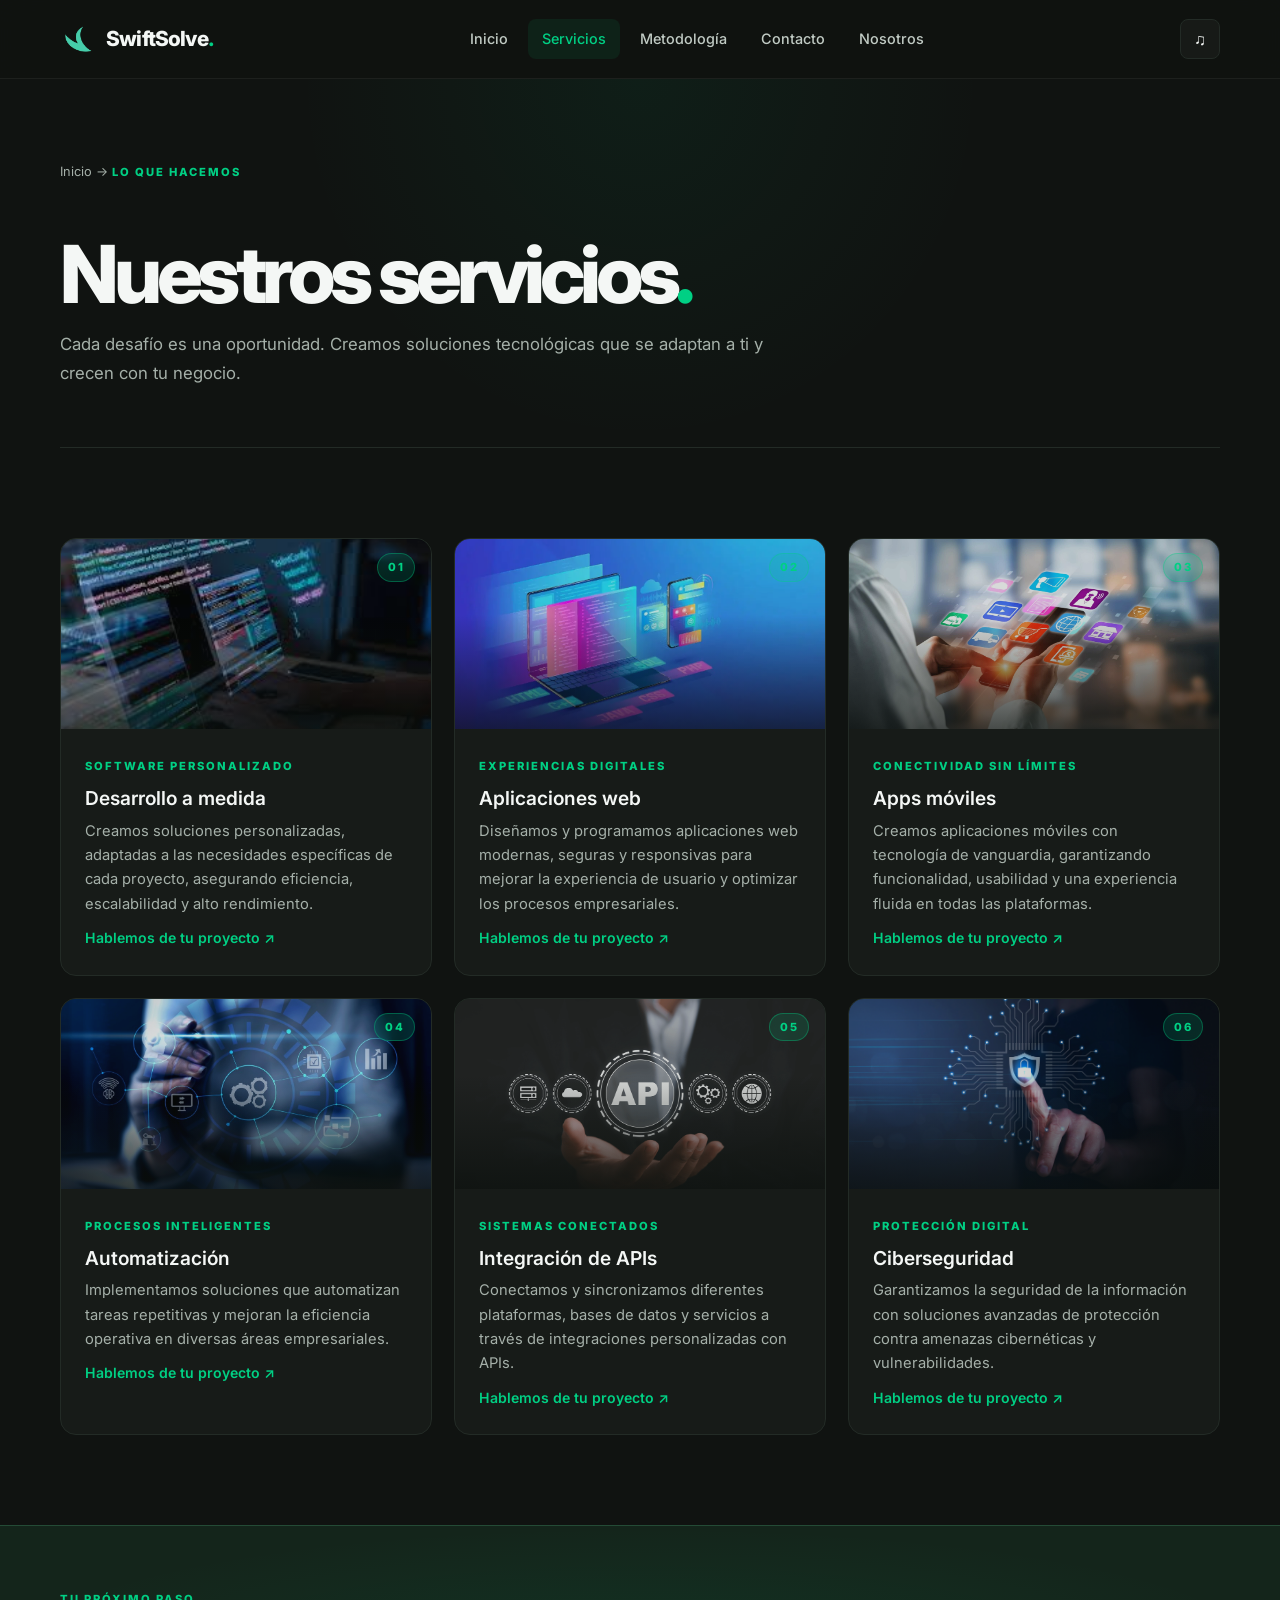
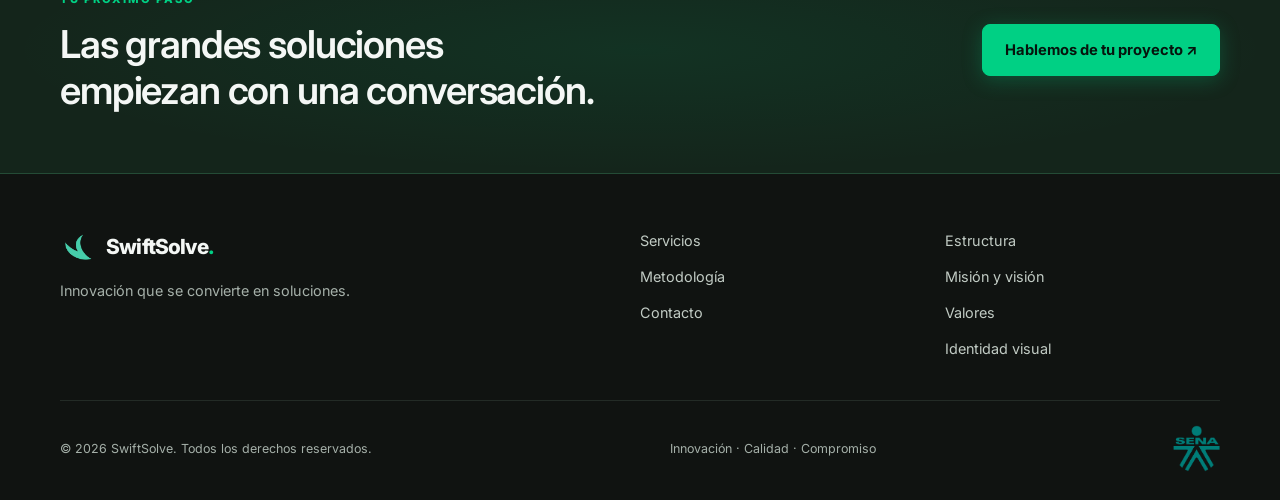
<file: servicios.html>
<!doctype html>
<html lang="es">
    <head>
        <meta charset="utf-8">
        <meta name="viewport" content="width=device-width, initial-scale=1">
        <meta name="description" content="Cada desafío es una oportunidad. Creamos soluciones tecnológicas que se adaptan a ti y crecen con tu negocio.">
        <meta name="theme-color" content="#101311">
        <title>Servicios | SwiftSolve</title>
        <link rel="icon" href="assets/logo.png">
        <link rel="stylesheet" href="styles.css">
    </head>
    <body>
        <header class="site-header">
            <div class="shell header-inner">
                <a class="brand" href="index.html">
                    <img src="assets/logo.png" alt="">
                    <span>SwiftSolve<span class="brand-dot">.</span></span>
                </a>
                <nav class="desktop-nav" aria-label="Navegación principal">
                    <a href="index.html">Inicio</a>
                    <a href="servicios.html" aria-current="page">Servicios</a>
                    <a href="metodologia.html">Metodología</a>
                    <a href="contactos.html">Contacto</a>
                    <div class="company-menu">
                        <button class="nav-menu-button" type="button">Nosotros</button>
                        <div class="company-dropdown">
                            <a href="estructura.html">Estructura</a>
                            <a href="mision-vision.html">Misión y visión</a>
                            <a href="valores.html">Valores</a>
                            <a href="identidad-visual.html">Identidad visual</a>
                        </div>
                    </div>
                </nav>
                <div class="header-actions">
                    <button class="icon-btn" type="button" onclick="toggleAudio()" aria-label="Escuchar presentación">♫</button>
                    <button class="mobile-toggle" type="button" onclick="toggleMenu()" aria-label="Abrir menú">☰</button>
                </div>
            </div>
            <nav class="mobile-nav" aria-label="Menú móvil">
                <a href="index.html">Inicio</a>
                <a href="servicios.html" aria-current="page">Servicios</a>
                <a href="metodologia.html">Metodología</a>
                <a href="contactos.html">Contacto</a>
                <a href="estructura.html">Estructura</a>
                <a href="mision-vision.html">Misión y visión</a>
                <a href="valores.html">Valores</a>
                <a href="identidad-visual.html">Identidad visual</a>
            </nav>
        </header>

        <div class="audio-panel hidden">
            <div class="audio-panel-head">
                <strong>Conoce SwiftSolve</strong>
                <button class="icon-btn" onclick="this.closest('.audio-panel').classList.add('hidden')" aria-label="Cerrar audio">✕</button>
            </div>
            <audio controls src="assets/Discurso.mp3">Tu navegador no admite audio.</audio>
        </div>

        <main>
            <section class="page-intro shell">
                <a class="breadcrumb" href="index.html">Inicio → </a>
                <span class="eyebrow">Lo que hacemos</span>
                <h1>Nuestros servicios<span class="brand-dot">.</span></h1>
                <p>Cada desafío es una oportunidad. Creamos soluciones tecnológicas que se adaptan a ti y crecen con tu negocio.</p>
            </section>

            <section class="shell section">
                <div class="service-grid">
                    <article class="service-card">
                        <div class="service-photo">
                            <img src="assets/servicio1.png" alt="Desarrollo a medida" loading="lazy">
                            <span class="service-number">01</span>
                        </div>
                        <div class="service-body">
                            <span class="eyebrow">SOFTWARE PERSONALIZADO</span>
                            <h3>Desarrollo a medida</h3>
                            <p>Creamos soluciones personalizadas, adaptadas a las necesidades específicas de cada proyecto, asegurando eficiencia, escalabilidad y alto rendimiento.</p>
                            <a class="text-link" href="contactos.html">Hablemos de tu proyecto ↗</a>
                        </div>
                    </article>
                    <article class="service-card">
                        <div class="service-photo">
                            <img src="assets/servicio2.png" alt="Aplicaciones web" loading="lazy">
                            <span class="service-number">02</span>
                        </div>
                        <div class="service-body">
                            <span class="eyebrow">EXPERIENCIAS DIGITALES</span>
                            <h3>Aplicaciones web</h3>
                            <p>Diseñamos y programamos aplicaciones web modernas, seguras y responsivas para mejorar la experiencia de usuario y optimizar los procesos empresariales.</p>
                            <a class="text-link" href="contactos.html">Hablemos de tu proyecto ↗</a>
                        </div>
                    </article>
                    <article class="service-card">
                        <div class="service-photo">
                            <img src="assets/servicio3.png" alt="Apps móviles" loading="lazy">
                            <span class="service-number">03</span>
                        </div>
                        <div class="service-body">
                            <span class="eyebrow">CONECTIVIDAD SIN LÍMITES</span>
                            <h3>Apps móviles</h3>
                            <p>Creamos aplicaciones móviles con tecnología de vanguardia, garantizando funcionalidad, usabilidad y una experiencia fluida en todas las plataformas.</p>
                            <a class="text-link" href="contactos.html">Hablemos de tu proyecto ↗</a>
                        </div>
                    </article>
                    <article class="service-card">
                        <div class="service-photo">
                            <img src="assets/servicio4.png" alt="Automatización" loading="lazy">
                            <span class="service-number">04</span>
                        </div>
                        <div class="service-body">
                            <span class="eyebrow">PROCESOS INTELIGENTES</span>
                            <h3>Automatización</h3>
                            <p>Implementamos soluciones que automatizan tareas repetitivas y mejoran la eficiencia operativa en diversas áreas empresariales.</p>
                            <a class="text-link" href="contactos.html">Hablemos de tu proyecto ↗</a>
                        </div>
                    </article>
                    <article class="service-card">
                        <div class="service-photo">
                            <img src="assets/servicio5.png" alt="Integración de APIs" loading="lazy">
                            <span class="service-number">05</span>
                        </div>
                        <div class="service-body">
                            <span class="eyebrow">SISTEMAS CONECTADOS</span>
                            <h3>Integración de APIs</h3>
                            <p>Conectamos y sincronizamos diferentes plataformas, bases de datos y servicios a través de integraciones personalizadas con APIs.</p>
                            <a class="text-link" href="contactos.html">Hablemos de tu proyecto ↗</a>
                        </div>
                    </article>
                    <article class="service-card">
                        <div class="service-photo">
                            <img src="assets/servicio6.png" alt="Ciberseguridad" loading="lazy">
                            <span class="service-number">06</span>
                        </div>
                        <div class="service-body">
                            <span class="eyebrow">PROTECCIÓN DIGITAL</span>
                            <h3>Ciberseguridad</h3>
                            <p>Garantizamos la seguridad de la información con soluciones avanzadas de protección contra amenazas cibernéticas y vulnerabilidades.</p>
                            <a class="text-link" href="contactos.html">Hablemos de tu proyecto ↗</a>
                        </div>
                    </article>
                </div>
            </section>

            <section class="contact-band">
                <div class="shell">
                    <div>
                        <span class="eyebrow">TU PRÓXIMO PASO</span>
                        <h2>Las grandes soluciones<br>empiezan con una conversación.</h2>
                    </div>
                    <a class="button" href="contactos.html">Hablemos de tu proyecto ↗</a>
                </div>
            </section>
        </main>

        <footer class="site-footer shell">
            <div class="footer-top">
                <div>
                    <a class="brand" href="index.html">
                        <img src="assets/logo.png" alt="">
                        <span>SwiftSolve<span class="brand-dot">.</span></span>
                    </a>
                    <p>Innovación que se convierte en soluciones.</p>
                </div>
                <div class="footer-links">
                    <a href="servicios.html">Servicios</a>
                    <a href="metodologia.html">Metodología</a>
                    <a href="contactos.html">Contacto</a>
                </div>
                <div class="footer-links">
                    <a href="estructura.html">Estructura</a>
                    <a href="mision-vision.html">Misión y visión</a>
                    <a href="valores.html">Valores</a>
                    <a href="identidad-visual.html">Identidad visual</a>
                </div>
            </div>
            <div class="footer-bottom">
                <span>© 2026 SwiftSolve. Todos los derechos reservados.</span>
                <span>Innovación · Calidad · Compromiso</span>
                <img src="assets/logo-sena-verde.png" alt="SENA" width="47" height="47">
            </div>
        </footer>

        <script src="script.js"></script>
    </body>
</html>
</file>
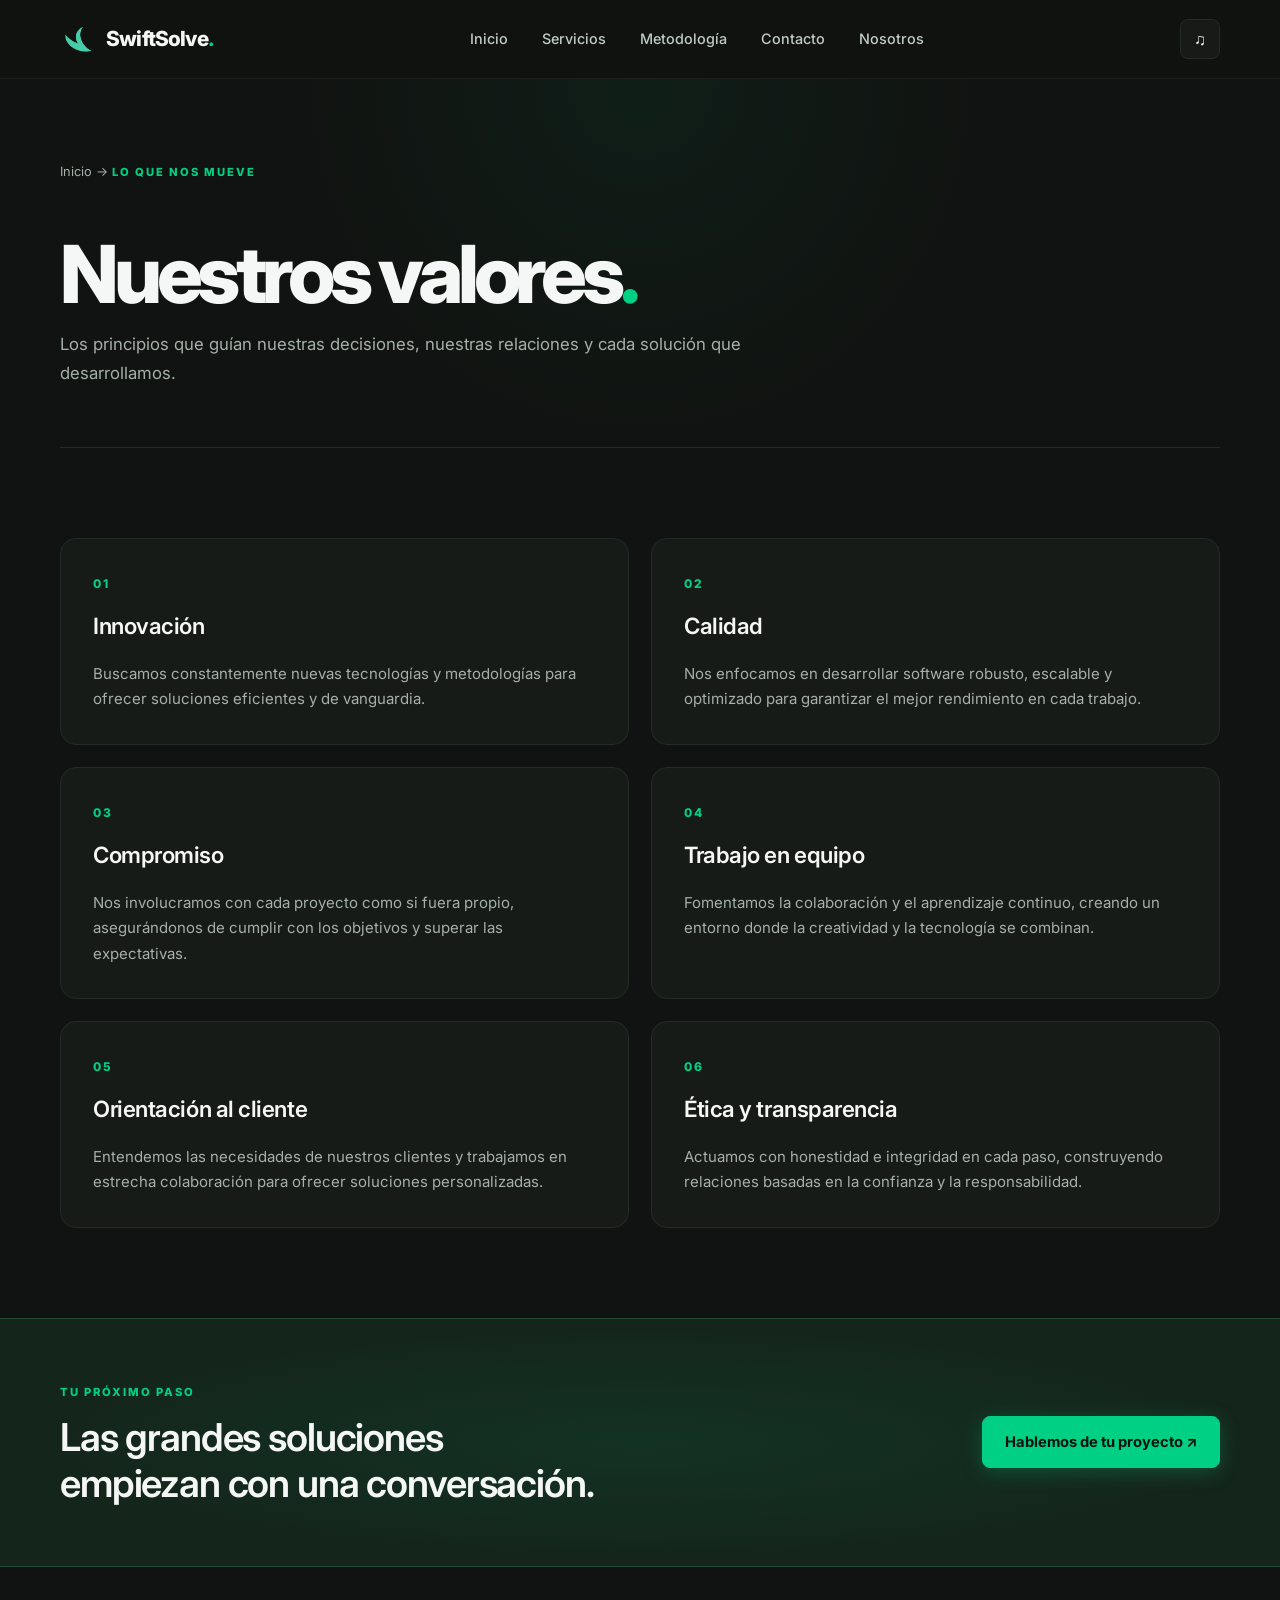
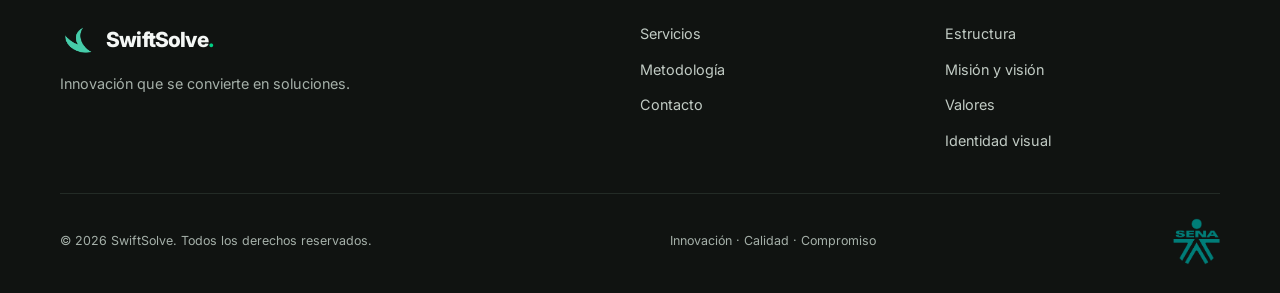
<file: valores.html>
<!doctype html>
<html lang="es">
    <head>
        <meta charset="utf-8">
        <meta name="viewport" content="width=device-width, initial-scale=1">
        <meta name="description" content="Los principios que guían nuestras decisiones, nuestras relaciones y cada solución que desarrollamos.">
        <meta name="theme-color" content="#101311">
        <title>Valores | SwiftSolve</title>
        <link rel="icon" href="assets/logo.png">
        <link rel="stylesheet" href="styles.css">
    </head>
    <body>
        <header class="site-header">
            <div class="shell header-inner">
                <a class="brand" href="index.html">
                    <img src="assets/logo.png" alt="">
                    <span>SwiftSolve<span class="brand-dot">.</span></span>
                </a>
                <nav class="desktop-nav" aria-label="Navegación principal">
                    <a href="index.html">Inicio</a>
                    <a href="servicios.html">Servicios</a>
                    <a href="metodologia.html">Metodología</a>
                    <a href="contactos.html">Contacto</a>
                    <div class="company-menu">
                        <button class="nav-menu-button" type="button">Nosotros</button>
                        <div class="company-dropdown">
                            <a href="estructura.html">Estructura</a>
                            <a href="mision-vision.html">Misión y visión</a>
                            <a href="valores.html">Valores</a>
                            <a href="identidad-visual.html">Identidad visual</a>
                        </div>
                    </div>
                </nav>
                <div class="header-actions">
                    <button class="icon-btn" type="button" onclick="toggleAudio()" aria-label="Escuchar presentación">♫</button>
                    <button class="mobile-toggle" type="button" onclick="toggleMenu()" aria-label="Abrir menú">☰</button>
                </div>
            </div>
            <nav class="mobile-nav" aria-label="Menú móvil">
                <a href="index.html">Inicio</a>
                <a href="servicios.html">Servicios</a>
                <a href="metodologia.html">Metodología</a>
                <a href="contactos.html">Contacto</a>
                <a href="estructura.html">Estructura</a>
                <a href="mision-vision.html">Misión y visión</a>
                <a href="valores.html">Valores</a>
                <a href="identidad-visual.html">Identidad visual</a>
            </nav>
        </header>

        <div class="audio-panel hidden">
            <div class="audio-panel-head">
                <strong>Conoce SwiftSolve</strong>
                <button class="icon-btn" onclick="this.closest('.audio-panel').classList.add('hidden')" aria-label="Cerrar audio">✕</button>
            </div>
            <audio controls src="assets/Discurso.mp3">Tu navegador no admite audio.</audio>
        </div>

        <main>
            <section class="page-intro shell">
                <a class="breadcrumb" href="index.html">Inicio → </a>
                <span class="eyebrow">Lo que nos mueve</span>
                <h1>Nuestros valores<span class="brand-dot">.</span></h1>
                <p>Los principios que guían nuestras decisiones, nuestras relaciones y cada solución que desarrollamos.</p>
            </section>

            <section class="shell section">
                <div class="company-content valores">
                    <article class="company-block">
                        <span class="content-icon">01</span>
                        <h2>Innovación</h2>
                        <p>Buscamos constantemente nuevas tecnologías y metodologías para ofrecer soluciones eficientes y de vanguardia.</p>
                    </article>
                    <article class="company-block">
                        <span class="content-icon">02</span>
                        <h2>Calidad</h2>
                        <p>Nos enfocamos en desarrollar software robusto, escalable y optimizado para garantizar el mejor rendimiento en cada trabajo.</p>
                    </article>
                    <article class="company-block">
                        <span class="content-icon">03</span>
                        <h2>Compromiso</h2>
                        <p>Nos involucramos con cada proyecto como si fuera propio, asegurándonos de cumplir con los objetivos y superar las expectativas.</p>
                    </article>
                    <article class="company-block">
                        <span class="content-icon">04</span>
                        <h2>Trabajo en equipo</h2>
                        <p>Fomentamos la colaboración y el aprendizaje continuo, creando un entorno donde la creatividad y la tecnología se combinan.</p>
                    </article>
                    <article class="company-block">
                        <span class="content-icon">05</span>
                        <h2>Orientación al cliente</h2>
                        <p>Entendemos las necesidades de nuestros clientes y trabajamos en estrecha colaboración para ofrecer soluciones personalizadas.</p>
                    </article>
                    <article class="company-block">
                        <span class="content-icon">06</span>
                        <h2>Ética y transparencia</h2>
                        <p>Actuamos con honestidad e integridad en cada paso, construyendo relaciones basadas en la confianza y la responsabilidad.</p>
                    </article>
                </div>
            </section>

            <section class="contact-band">
                <div class="shell">
                    <div>
                        <span class="eyebrow">TU PRÓXIMO PASO</span>
                        <h2>Las grandes soluciones<br>empiezan con una conversación.</h2>
                    </div>
                    <a class="button" href="contactos.html">Hablemos de tu proyecto ↗</a>
                </div>
            </section>
        </main>

        <footer class="site-footer shell">
            <div class="footer-top">
                <div>
                    <a class="brand" href="index.html">
                        <img src="assets/logo.png" alt="">
                        <span>SwiftSolve<span class="brand-dot">.</span></span>
                    </a>
                    <p>Innovación que se convierte en soluciones.</p>
                </div>
                <div class="footer-links">
                    <a href="servicios.html">Servicios</a>
                    <a href="metodologia.html">Metodología</a>
                    <a href="contactos.html">Contacto</a>
                </div>
                <div class="footer-links">
                    <a href="estructura.html">Estructura</a>
                    <a href="mision-vision.html">Misión y visión</a>
                    <a href="valores.html">Valores</a>
                    <a href="identidad-visual.html">Identidad visual</a>
                </div>
            </div>
            <div class="footer-bottom">
                <span>© 2026 SwiftSolve. Todos los derechos reservados.</span>
                <span>Innovación · Calidad · Compromiso</span>
                <img src="assets/logo-sena-verde.png" alt="SENA" width="47" height="47">
            </div>
        </footer>

        <script src="script.js"></script>
    </body>
</html>
</file>
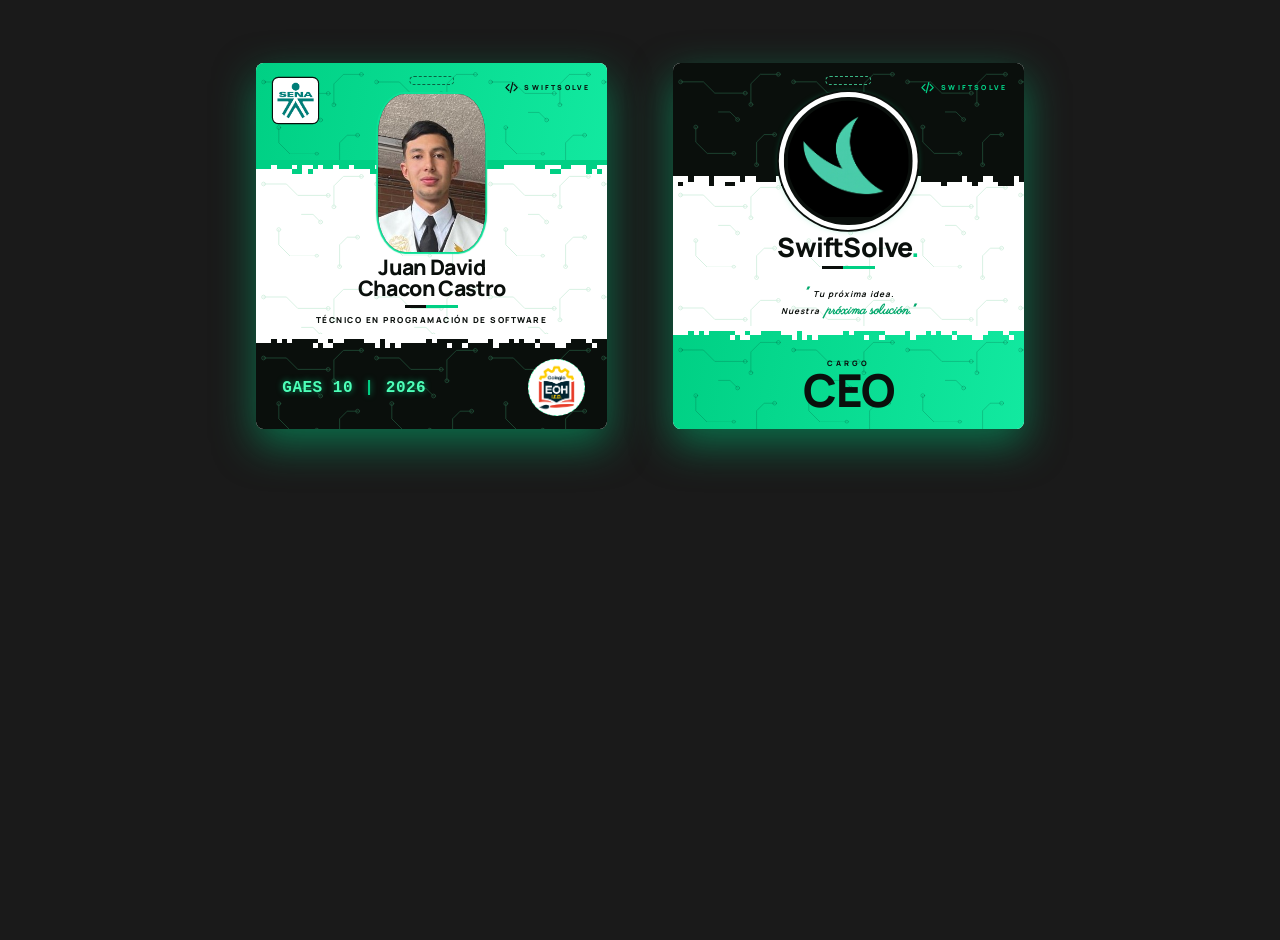
<file: impresos/escarapela_chacon.html>
<!DOCTYPE html>
<html lang="es">
<head>
    <meta charset="UTF-8">
    <title>Escarapela — SwiftSolve</title>
    <link href="https://fonts.googleapis.com/css2?family=Parisienne&family=Manrope:wght@400;500;600;700;800&display=swap" rel="stylesheet">
    <style>
        /* ============================================================
           ESCARAPELA 93 × 97 mm — estilo SwiftSolve
           ============================================================ */
        :root {
            --verde: #00d084; --verde-b: #4dffb8; --verde-d: #00a86b; --negro: #0a0f0c;

            /* ── MARCO (círculo): posición y tamaño ───────────────── */
            --foto-top:      10.5;   /* mm desde arriba               */
            --foto-offset-x: 0;      /* mm desde el centro            */
            --foto-size:     38;     /* mm diámetro total             */

            /* ── CONTENIDO (foto dentro del círculo) ──────────────── */
            --foto-zoom:     1.2;
            --foto-pan-x:    0;
            --foto-pan-y:    0;
            --foto-origin-x: 50;
            --foto-origin-y: 50;

            /* ── ANILLOS decorativos ──────────────────────────────── */
            --foto-ring-1:     1.3;      /* mm (blanco interior)      */
            --foto-ring-2:     1.8;      /* mm (color exterior)       */
            --foto-ring-color: #0BDF95;  /* color del anillo exterior */
        }

        * { margin: 0; padding: 0; box-sizing: border-box; -webkit-print-color-adjust: exact; print-color-adjust: exact; }

        html, body {
            background: #1a1a1a; padding: 20px; margin: 0;
            display: flex; flex-direction: column; align-items: center; gap: 20px; min-height: 100vh;
        }

        @page { size: letter; margin: 0; }

        .hoja { display: flex; justify-content: center; align-items: center; }
        .corte { position: relative; width: 93mm; height: 97mm; }

        .escarapela {
            width: 93mm; height: 97mm; position: relative; overflow: hidden;
            border-radius: 2mm; background: #fff; color: #f4f7f5;
            display: grid;
            box-shadow: 0 15px 40px rgba(0,168,107,0.6);
        }
        .frontal { grid-template-rows: 27mm 46mm 24mm; }
        .trasera { grid-template-rows: 30mm 41mm 26mm; }

        /* ---------- Bandas ---------- */
        .banda { position: relative; display: flex; min-height: 0; padding: 0 5mm; }
        .f-verde  { background: url("data:image/svg+xml,%3Csvg%20xmlns%3D%27http%3A%2F%2Fwww.w3.org%2F2000%2Fsvg%27%20viewBox%3D%270%200%20300%20300%27%3E%3Cg%20fill%3D%27none%27%20stroke%3D%27%23003d24%27%20stroke-width%3D%272.6%27%20stroke-opacity%3D%270.22%27%20stroke-linecap%3D%27round%27%20stroke-linejoin%3D%27round%27%3E%3Cpath%20d%3D%27M20%2050H80L110%2080H190%27%2F%3E%3Cpath%20d%3D%27M280%2030H230L205%2055V110%27%2F%3E%3Cpath%20d%3D%27M60%20170V210L90%20240H160%27%2F%3E%3Cpath%20d%3D%27M270%20190H240L220%20210V270%27%2F%3E%3Cpath%20d%3D%27M120%20130H150L170%20150%27%2F%3E%3Ccircle%20cx%3D%2720%27%20cy%3D%2750%27%20r%3D%275%27%2F%3E%3Ccircle%20cx%3D%27190%27%20cy%3D%2780%27%20r%3D%275%27%2F%3E%3Ccircle%20cx%3D%27280%27%20cy%3D%2730%27%20r%3D%275%27%2F%3E%3Ccircle%20cx%3D%27205%27%20cy%3D%27110%27%20r%3D%275%27%2F%3E%3Ccircle%20cx%3D%2760%27%20cy%3D%27170%27%20r%3D%275%27%2F%3E%3Ccircle%20cx%3D%27160%27%20cy%3D%27240%27%20r%3D%275%27%2F%3E%3Ccircle%20cx%3D%27270%27%20cy%3D%27190%27%20r%3D%275%27%2F%3E%3Ccircle%20cx%3D%27220%27%20cy%3D%27270%27%20r%3D%275%27%2F%3E%3Ccircle%20cx%3D%27170%27%20cy%3D%27150%27%20r%3D%275%27%2F%3E%3C%2Fg%3E%3C%2Fsvg%3E") 0 0 / 30mm 30mm repeat, linear-gradient(100deg, #00d084, #12e9a0); }
        .f-blanco { background: url("data:image/svg+xml,%3Csvg%20xmlns%3D%27http%3A%2F%2Fwww.w3.org%2F2000%2Fsvg%27%20viewBox%3D%270%200%20300%20300%27%3E%3Cg%20fill%3D%27none%27%20stroke%3D%27%23d7f1e3%27%20stroke-width%3D%272.6%27%20stroke-opacity%3D%271%27%20stroke-linecap%3D%27round%27%20stroke-linejoin%3D%27round%27%3E%3Cpath%20d%3D%27M20%2050H80L110%2080H190%27%2F%3E%3Cpath%20d%3D%27M280%2030H230L205%2055V110%27%2F%3E%3Cpath%20d%3D%27M60%20170V210L90%20240H160%27%2F%3E%3Cpath%20d%3D%27M270%20190H240L220%20210V270%27%2F%3E%3Cpath%20d%3D%27M120%20130H150L170%20150%27%2F%3E%3Ccircle%20cx%3D%2720%27%20cy%3D%2750%27%20r%3D%275%27%2F%3E%3Ccircle%20cx%3D%27190%27%20cy%3D%2780%27%20r%3D%275%27%2F%3E%3Ccircle%20cx%3D%27280%27%20cy%3D%2730%27%20r%3D%275%27%2F%3E%3Ccircle%20cx%3D%27205%27%20cy%3D%27110%27%20r%3D%275%27%2F%3E%3Ccircle%20cx%3D%2760%27%20cy%3D%27170%27%20r%3D%275%27%2F%3E%3Ccircle%20cx%3D%27160%27%20cy%3D%27240%27%20r%3D%275%27%2F%3E%3Ccircle%20cx%3D%27270%27%20cy%3D%27190%27%20r%3D%275%27%2F%3E%3Ccircle%20cx%3D%27220%27%20cy%3D%27270%27%20r%3D%275%27%2F%3E%3Ccircle%20cx%3D%27170%27%20cy%3D%27150%27%20r%3D%275%27%2F%3E%3C%2Fg%3E%3C%2Fsvg%3E") 0 0 / 30mm 30mm repeat, #ffffff; flex-direction: column; align-items: center; }
        .f-negro  { background: url("data:image/svg+xml,%3Csvg%20xmlns%3D%27http%3A%2F%2Fwww.w3.org%2F2000%2Fsvg%27%20viewBox%3D%270%200%20300%20300%27%3E%3Cg%20fill%3D%27none%27%20stroke%3D%27%231d4a35%27%20stroke-width%3D%272.4%27%20stroke-opacity%3D%270.9%27%20stroke-linecap%3D%27round%27%20stroke-linejoin%3D%27round%27%3E%3Cpath%20d%3D%27M20%2050H80L110%2080H190%27%2F%3E%3Cpath%20d%3D%27M280%2030H230L205%2055V110%27%2F%3E%3Cpath%20d%3D%27M60%20170V210L90%20240H160%27%2F%3E%3Cpath%20d%3D%27M270%20190H240L220%20210V270%27%2F%3E%3Cpath%20d%3D%27M120%20130H150L170%20150%27%2F%3E%3Ccircle%20cx%3D%2720%27%20cy%3D%2750%27%20r%3D%275%27%2F%3E%3Ccircle%20cx%3D%27190%27%20cy%3D%2780%27%20r%3D%275%27%2F%3E%3Ccircle%20cx%3D%27280%27%20cy%3D%2730%27%20r%3D%275%27%2F%3E%3Ccircle%20cx%3D%27205%27%20cy%3D%27110%27%20r%3D%275%27%2F%3E%3Ccircle%20cx%3D%2760%27%20cy%3D%27170%27%20r%3D%275%27%2F%3E%3Ccircle%20cx%3D%27160%27%20cy%3D%27240%27%20r%3D%275%27%2F%3E%3Ccircle%20cx%3D%27270%27%20cy%3D%27190%27%20r%3D%275%27%2F%3E%3Ccircle%20cx%3D%27220%27%20cy%3D%27270%27%20r%3D%275%27%2F%3E%3Ccircle%20cx%3D%27170%27%20cy%3D%27150%27%20r%3D%275%27%2F%3E%3C%2Fg%3E%3C%2Fsvg%3E") 0 0 / 30mm 30mm repeat, #0a0f0c; }

        .escarapela::before, .escarapela::after {
            content: ''; position: absolute; left: 0; width: 93mm; height: 3.75mm;
            background-size: 100% 100%; background-repeat: no-repeat; z-index: 1; pointer-events: none;
        }
        .frontal::before { top: 25.75mm; background-image: url("data:image/svg+xml,%3Csvg%20xmlns%3D%27http%3A%2F%2Fwww.w3.org%2F2000%2Fsvg%27%20viewBox%3D%270%200%20850%2037.5%27%20preserveAspectRatio%3D%27none%27%20shape-rendering%3D%27crispEdges%27%3E%3Crect%20x%3D%270%27%20y%3D%270.0%27%20width%3D%27850%27%20height%3D%2712.5%27%20fill%3D%27%2300d084%27%2F%3E%3Crect%20x%3D%270.0%27%20y%3D%2712.5%27%20width%3D%2712.5%27%20height%3D%2712.5%27%20fill%3D%27%2300d084%27%2F%3E%3Crect%20x%3D%2712.5%27%20y%3D%2712.5%27%20width%3D%2712.5%27%20height%3D%2712.5%27%20fill%3D%27%2300d084%27%2F%3E%3Crect%20x%3D%2725.0%27%20y%3D%2712.5%27%20width%3D%2712.5%27%20height%3D%2712.5%27%20fill%3D%27%2300d084%27%2F%3E%3Crect%20x%3D%2750.0%27%20y%3D%2712.5%27%20width%3D%2712.5%27%20height%3D%2712.5%27%20fill%3D%27%2300d084%27%2F%3E%3Crect%20x%3D%2762.5%27%20y%3D%2712.5%27%20width%3D%2712.5%27%20height%3D%2712.5%27%20fill%3D%27%2300d084%27%2F%3E%3Crect%20x%3D%2775.0%27%20y%3D%2712.5%27%20width%3D%2712.5%27%20height%3D%2712.5%27%20fill%3D%27%2300d084%27%2F%3E%3Crect%20x%3D%27100.0%27%20y%3D%2712.5%27%20width%3D%2712.5%27%20height%3D%2712.5%27%20fill%3D%27%2300d084%27%2F%3E%3Crect%20x%3D%27137.5%27%20y%3D%2712.5%27%20width%3D%2712.5%27%20height%3D%2712.5%27%20fill%3D%27%2300d084%27%2F%3E%3Crect%20x%3D%27162.5%27%20y%3D%2712.5%27%20width%3D%2712.5%27%20height%3D%2712.5%27%20fill%3D%27%2300d084%27%2F%3E%3Crect%20x%3D%27175.0%27%20y%3D%2712.5%27%20width%3D%2712.5%27%20height%3D%2712.5%27%20fill%3D%27%2300d084%27%2F%3E%3Crect%20x%3D%27200.0%27%20y%3D%2712.5%27%20width%3D%2712.5%27%20height%3D%2712.5%27%20fill%3D%27%2300d084%27%2F%3E%3Crect%20x%3D%27212.5%27%20y%3D%2712.5%27%20width%3D%2712.5%27%20height%3D%2712.5%27%20fill%3D%27%2300d084%27%2F%3E%3Crect%20x%3D%27237.5%27%20y%3D%2712.5%27%20width%3D%2712.5%27%20height%3D%2712.5%27%20fill%3D%27%2300d084%27%2F%3E%3Crect%20x%3D%27250.0%27%20y%3D%2712.5%27%20width%3D%2712.5%27%20height%3D%2712.5%27%20fill%3D%27%2300d084%27%2F%3E%3Crect%20x%3D%27262.5%27%20y%3D%2712.5%27%20width%3D%2712.5%27%20height%3D%2712.5%27%20fill%3D%27%2300d084%27%2F%3E%3Crect%20x%3D%27275.0%27%20y%3D%2712.5%27%20width%3D%2712.5%27%20height%3D%2712.5%27%20fill%3D%27%2300d084%27%2F%3E%3Crect%20x%3D%27300.0%27%20y%3D%2712.5%27%20width%3D%2712.5%27%20height%3D%2712.5%27%20fill%3D%27%2300d084%27%2F%3E%3Crect%20x%3D%27312.5%27%20y%3D%2712.5%27%20width%3D%2712.5%27%20height%3D%2712.5%27%20fill%3D%27%2300d084%27%2F%3E%3Crect%20x%3D%27375.0%27%20y%3D%2712.5%27%20width%3D%2712.5%27%20height%3D%2712.5%27%20fill%3D%27%2300d084%27%2F%3E%3Crect%20x%3D%27387.5%27%20y%3D%2712.5%27%20width%3D%2712.5%27%20height%3D%2712.5%27%20fill%3D%27%2300d084%27%2F%3E%3Crect%20x%3D%27425.0%27%20y%3D%2712.5%27%20width%3D%2712.5%27%20height%3D%2712.5%27%20fill%3D%27%2300d084%27%2F%3E%3Crect%20x%3D%27475.0%27%20y%3D%2712.5%27%20width%3D%2712.5%27%20height%3D%2712.5%27%20fill%3D%27%2300d084%27%2F%3E%3Crect%20x%3D%27512.5%27%20y%3D%2712.5%27%20width%3D%2712.5%27%20height%3D%2712.5%27%20fill%3D%27%2300d084%27%2F%3E%3Crect%20x%3D%27537.5%27%20y%3D%2712.5%27%20width%3D%2712.5%27%20height%3D%2712.5%27%20fill%3D%27%2300d084%27%2F%3E%3Crect%20x%3D%27550.0%27%20y%3D%2712.5%27%20width%3D%2712.5%27%20height%3D%2712.5%27%20fill%3D%27%2300d084%27%2F%3E%3Crect%20x%3D%27562.5%27%20y%3D%2712.5%27%20width%3D%2712.5%27%20height%3D%2712.5%27%20fill%3D%27%2300d084%27%2F%3E%3Crect%20x%3D%27575.0%27%20y%3D%2712.5%27%20width%3D%2712.5%27%20height%3D%2712.5%27%20fill%3D%27%2300d084%27%2F%3E%3Crect%20x%3D%27587.5%27%20y%3D%2712.5%27%20width%3D%2712.5%27%20height%3D%2712.5%27%20fill%3D%27%2300d084%27%2F%3E%3Crect%20x%3D%27675.0%27%20y%3D%2712.5%27%20width%3D%2712.5%27%20height%3D%2712.5%27%20fill%3D%27%2300d084%27%2F%3E%3Crect%20x%3D%27687.5%27%20y%3D%2712.5%27%20width%3D%2712.5%27%20height%3D%2712.5%27%20fill%3D%27%2300d084%27%2F%3E%3Crect%20x%3D%27737.5%27%20y%3D%2712.5%27%20width%3D%2712.5%27%20height%3D%2712.5%27%20fill%3D%27%2300d084%27%2F%3E%3Crect%20x%3D%27750.0%27%20y%3D%2712.5%27%20width%3D%2712.5%27%20height%3D%2712.5%27%20fill%3D%27%2300d084%27%2F%3E%3Crect%20x%3D%27800.0%27%20y%3D%2712.5%27%20width%3D%2712.5%27%20height%3D%2712.5%27%20fill%3D%27%2300d084%27%2F%3E%3Crect%20x%3D%27812.5%27%20y%3D%2712.5%27%20width%3D%2712.5%27%20height%3D%2712.5%27%20fill%3D%27%2300d084%27%2F%3E%3Crect%20x%3D%2787.5%27%20y%3D%2725.0%27%20width%3D%2712.5%27%20height%3D%2712.5%27%20fill%3D%27%2300d084%27%2F%3E%3Crect%20x%3D%27100.0%27%20y%3D%2725.0%27%20width%3D%2712.5%27%20height%3D%2712.5%27%20fill%3D%27%2300d084%27%2F%3E%3Crect%20x%3D%27125.0%27%20y%3D%2725.0%27%20width%3D%2712.5%27%20height%3D%2712.5%27%20fill%3D%27%2300d084%27%2F%3E%3Crect%20x%3D%27275.0%27%20y%3D%2725.0%27%20width%3D%2712.5%27%20height%3D%2712.5%27%20fill%3D%27%2300d084%27%2F%3E%3Crect%20x%3D%27287.5%27%20y%3D%2725.0%27%20width%3D%2712.5%27%20height%3D%2712.5%27%20fill%3D%27%2300d084%27%2F%3E%3Crect%20x%3D%27300.0%27%20y%3D%2725.0%27%20width%3D%2712.5%27%20height%3D%2712.5%27%20fill%3D%27%2300d084%27%2F%3E%3Crect%20x%3D%27412.5%27%20y%3D%2725.0%27%20width%3D%2712.5%27%20height%3D%2712.5%27%20fill%3D%27%2300d084%27%2F%3E%3Crect%20x%3D%27450.0%27%20y%3D%2725.0%27%20width%3D%2712.5%27%20height%3D%2712.5%27%20fill%3D%27%2300d084%27%2F%3E%3Crect%20x%3D%27462.5%27%20y%3D%2725.0%27%20width%3D%2712.5%27%20height%3D%2712.5%27%20fill%3D%27%2300d084%27%2F%3E%3Crect%20x%3D%27475.0%27%20y%3D%2725.0%27%20width%3D%2712.5%27%20height%3D%2712.5%27%20fill%3D%27%2300d084%27%2F%3E%3Crect%20x%3D%27500.0%27%20y%3D%2725.0%27%20width%3D%2712.5%27%20height%3D%2712.5%27%20fill%3D%27%2300d084%27%2F%3E%3Crect%20x%3D%27712.5%27%20y%3D%2725.0%27%20width%3D%2712.5%27%20height%3D%2712.5%27%20fill%3D%27%2300d084%27%2F%3E%3Crect%20x%3D%27725.0%27%20y%3D%2725.0%27%20width%3D%2712.5%27%20height%3D%2712.5%27%20fill%3D%27%2300d084%27%2F%3E%3Crect%20x%3D%27800.0%27%20y%3D%2725.0%27%20width%3D%2712.5%27%20height%3D%2712.5%27%20fill%3D%27%2300d084%27%2F%3E%3Crect%20x%3D%27825.0%27%20y%3D%2725.0%27%20width%3D%2712.5%27%20height%3D%2712.5%27%20fill%3D%27%2300d084%27%2F%3E%3C%2Fsvg%3E"); }
        .frontal::after  { top: 71.75mm; background-image: url("data:image/svg+xml,%3Csvg%20xmlns%3D%27http%3A%2F%2Fwww.w3.org%2F2000%2Fsvg%27%20viewBox%3D%270%200%20850%2037.5%27%20preserveAspectRatio%3D%27none%27%20shape-rendering%3D%27crispEdges%27%3E%3Crect%20x%3D%270%27%20y%3D%270.0%27%20width%3D%27850%27%20height%3D%2712.5%27%20fill%3D%27%23ffffff%27%2F%3E%3Crect%20x%3D%270.0%27%20y%3D%2712.5%27%20width%3D%2712.5%27%20height%3D%2712.5%27%20fill%3D%27%23ffffff%27%2F%3E%3Crect%20x%3D%2712.5%27%20y%3D%2712.5%27%20width%3D%2712.5%27%20height%3D%2712.5%27%20fill%3D%27%23ffffff%27%2F%3E%3Crect%20x%3D%2725.0%27%20y%3D%2712.5%27%20width%3D%2712.5%27%20height%3D%2712.5%27%20fill%3D%27%23ffffff%27%2F%3E%3Crect%20x%3D%2750.0%27%20y%3D%2712.5%27%20width%3D%2712.5%27%20height%3D%2712.5%27%20fill%3D%27%23ffffff%27%2F%3E%3Crect%20x%3D%2775.0%27%20y%3D%2712.5%27%20width%3D%2712.5%27%20height%3D%2712.5%27%20fill%3D%27%23ffffff%27%2F%3E%3Crect%20x%3D%27150.0%27%20y%3D%2712.5%27%20width%3D%2712.5%27%20height%3D%2712.5%27%20fill%3D%27%23ffffff%27%2F%3E%3Crect%20x%3D%27162.5%27%20y%3D%2712.5%27%20width%3D%2712.5%27%20height%3D%2712.5%27%20fill%3D%27%23ffffff%27%2F%3E%3Crect%20x%3D%27187.5%27%20y%3D%2712.5%27%20width%3D%2712.5%27%20height%3D%2712.5%27%20fill%3D%27%23ffffff%27%2F%3E%3Crect%20x%3D%27200.0%27%20y%3D%2712.5%27%20width%3D%2712.5%27%20height%3D%2712.5%27%20fill%3D%27%23ffffff%27%2F%3E%3Crect%20x%3D%27262.5%27%20y%3D%2712.5%27%20width%3D%2712.5%27%20height%3D%2712.5%27%20fill%3D%27%23ffffff%27%2F%3E%3Crect%20x%3D%27275.0%27%20y%3D%2712.5%27%20width%3D%2712.5%27%20height%3D%2712.5%27%20fill%3D%27%23ffffff%27%2F%3E%3Crect%20x%3D%27287.5%27%20y%3D%2712.5%27%20width%3D%2712.5%27%20height%3D%2712.5%27%20fill%3D%27%23ffffff%27%2F%3E%3Crect%20x%3D%27312.5%27%20y%3D%2712.5%27%20width%3D%2712.5%27%20height%3D%2712.5%27%20fill%3D%27%23ffffff%27%2F%3E%3Crect%20x%3D%27325.0%27%20y%3D%2712.5%27%20width%3D%2712.5%27%20height%3D%2712.5%27%20fill%3D%27%23ffffff%27%2F%3E%3Crect%20x%3D%27337.5%27%20y%3D%2712.5%27%20width%3D%2712.5%27%20height%3D%2712.5%27%20fill%3D%27%23ffffff%27%2F%3E%3Crect%20x%3D%27350.0%27%20y%3D%2712.5%27%20width%3D%2712.5%27%20height%3D%2712.5%27%20fill%3D%27%23ffffff%27%2F%3E%3Crect%20x%3D%27362.5%27%20y%3D%2712.5%27%20width%3D%2712.5%27%20height%3D%2712.5%27%20fill%3D%27%23ffffff%27%2F%3E%3Crect%20x%3D%27375.0%27%20y%3D%2712.5%27%20width%3D%2712.5%27%20height%3D%2712.5%27%20fill%3D%27%23ffffff%27%2F%3E%3Crect%20x%3D%27387.5%27%20y%3D%2712.5%27%20width%3D%2712.5%27%20height%3D%2712.5%27%20fill%3D%27%23ffffff%27%2F%3E%3Crect%20x%3D%27400.0%27%20y%3D%2712.5%27%20width%3D%2712.5%27%20height%3D%2712.5%27%20fill%3D%27%23ffffff%27%2F%3E%3Crect%20x%3D%27425.0%27%20y%3D%2712.5%27%20width%3D%2712.5%27%20height%3D%2712.5%27%20fill%3D%27%23ffffff%27%2F%3E%3Crect%20x%3D%27512.5%27%20y%3D%2712.5%27%20width%3D%2712.5%27%20height%3D%2712.5%27%20fill%3D%27%23ffffff%27%2F%3E%3Crect%20x%3D%27525.0%27%20y%3D%2712.5%27%20width%3D%2712.5%27%20height%3D%2712.5%27%20fill%3D%27%23ffffff%27%2F%3E%3Crect%20x%3D%27537.5%27%20y%3D%2712.5%27%20width%3D%2712.5%27%20height%3D%2712.5%27%20fill%3D%27%23ffffff%27%2F%3E%3Crect%20x%3D%27550.0%27%20y%3D%2712.5%27%20width%3D%2712.5%27%20height%3D%2712.5%27%20fill%3D%27%23ffffff%27%2F%3E%3Crect%20x%3D%27575.0%27%20y%3D%2712.5%27%20width%3D%2712.5%27%20height%3D%2712.5%27%20fill%3D%27%23ffffff%27%2F%3E%3Crect%20x%3D%27587.5%27%20y%3D%2712.5%27%20width%3D%2712.5%27%20height%3D%2712.5%27%20fill%3D%27%23ffffff%27%2F%3E%3Crect%20x%3D%27600.0%27%20y%3D%2712.5%27%20width%3D%2712.5%27%20height%3D%2712.5%27%20fill%3D%27%23ffffff%27%2F%3E%3Crect%20x%3D%27625.0%27%20y%3D%2712.5%27%20width%3D%2712.5%27%20height%3D%2712.5%27%20fill%3D%27%23ffffff%27%2F%3E%3Crect%20x%3D%27650.0%27%20y%3D%2712.5%27%20width%3D%2712.5%27%20height%3D%2712.5%27%20fill%3D%27%23ffffff%27%2F%3E%3Crect%20x%3D%27662.5%27%20y%3D%2712.5%27%20width%3D%2712.5%27%20height%3D%2712.5%27%20fill%3D%27%23ffffff%27%2F%3E%3Crect%20x%3D%27687.5%27%20y%3D%2712.5%27%20width%3D%2712.5%27%20height%3D%2712.5%27%20fill%3D%27%23ffffff%27%2F%3E%3Crect%20x%3D%27700.0%27%20y%3D%2712.5%27%20width%3D%2712.5%27%20height%3D%2712.5%27%20fill%3D%27%23ffffff%27%2F%3E%3Crect%20x%3D%27712.5%27%20y%3D%2712.5%27%20width%3D%2712.5%27%20height%3D%2712.5%27%20fill%3D%27%23ffffff%27%2F%3E%3Crect%20x%3D%27725.0%27%20y%3D%2712.5%27%20width%3D%2712.5%27%20height%3D%2712.5%27%20fill%3D%27%23ffffff%27%2F%3E%3Crect%20x%3D%27737.5%27%20y%3D%2712.5%27%20width%3D%2712.5%27%20height%3D%2712.5%27%20fill%3D%27%23ffffff%27%2F%3E%3Crect%20x%3D%27750.0%27%20y%3D%2712.5%27%20width%3D%2712.5%27%20height%3D%2712.5%27%20fill%3D%27%23ffffff%27%2F%3E%3Crect%20x%3D%27800.0%27%20y%3D%2712.5%27%20width%3D%2712.5%27%20height%3D%2712.5%27%20fill%3D%27%23ffffff%27%2F%3E%3Crect%20x%3D%27137.5%27%20y%3D%2725.0%27%20width%3D%2712.5%27%20height%3D%2712.5%27%20fill%3D%27%23ffffff%27%2F%3E%3Crect%20x%3D%27162.5%27%20y%3D%2725.0%27%20width%3D%2712.5%27%20height%3D%2712.5%27%20fill%3D%27%23ffffff%27%2F%3E%3Crect%20x%3D%27175.0%27%20y%3D%2725.0%27%20width%3D%2712.5%27%20height%3D%2712.5%27%20fill%3D%27%23ffffff%27%2F%3E%3Crect%20x%3D%27287.5%27%20y%3D%2725.0%27%20width%3D%2712.5%27%20height%3D%2712.5%27%20fill%3D%27%23ffffff%27%2F%3E%3Crect%20x%3D%27312.5%27%20y%3D%2725.0%27%20width%3D%2712.5%27%20height%3D%2712.5%27%20fill%3D%27%23ffffff%27%2F%3E%3Crect%20x%3D%27337.5%27%20y%3D%2725.0%27%20width%3D%2712.5%27%20height%3D%2712.5%27%20fill%3D%27%23ffffff%27%2F%3E%3Crect%20x%3D%27462.5%27%20y%3D%2725.0%27%20width%3D%2712.5%27%20height%3D%2712.5%27%20fill%3D%27%23ffffff%27%2F%3E%3Crect%20x%3D%27500.0%27%20y%3D%2725.0%27%20width%3D%2712.5%27%20height%3D%2712.5%27%20fill%3D%27%23ffffff%27%2F%3E%3Crect%20x%3D%27575.0%27%20y%3D%2725.0%27%20width%3D%2712.5%27%20height%3D%2712.5%27%20fill%3D%27%23ffffff%27%2F%3E%3Crect%20x%3D%27675.0%27%20y%3D%2725.0%27%20width%3D%2712.5%27%20height%3D%2712.5%27%20fill%3D%27%23ffffff%27%2F%3E%3Crect%20x%3D%27725.0%27%20y%3D%2725.0%27%20width%3D%2712.5%27%20height%3D%2712.5%27%20fill%3D%27%23ffffff%27%2F%3E%3Crect%20x%3D%27737.5%27%20y%3D%2725.0%27%20width%3D%2712.5%27%20height%3D%2712.5%27%20fill%3D%27%23ffffff%27%2F%3E%3Crect%20x%3D%27812.5%27%20y%3D%2725.0%27%20width%3D%2712.5%27%20height%3D%2712.5%27%20fill%3D%27%23ffffff%27%2F%3E%3C%2Fsvg%3E"); }
        .trasera::before { top: 28.75mm; background-image: url("data:image/svg+xml,%3Csvg%20xmlns%3D%27http%3A%2F%2Fwww.w3.org%2F2000%2Fsvg%27%20viewBox%3D%270%200%20850%2037.5%27%20preserveAspectRatio%3D%27none%27%20shape-rendering%3D%27crispEdges%27%3E%3Crect%20x%3D%270%27%20y%3D%270.0%27%20width%3D%27850%27%20height%3D%2712.5%27%20fill%3D%27%230a0f0c%27%2F%3E%3Crect%20x%3D%2737.5%27%20y%3D%2712.5%27%20width%3D%2712.5%27%20height%3D%2712.5%27%20fill%3D%27%230a0f0c%27%2F%3E%3Crect%20x%3D%2787.5%27%20y%3D%2712.5%27%20width%3D%2712.5%27%20height%3D%2712.5%27%20fill%3D%27%230a0f0c%27%2F%3E%3Crect%20x%3D%27162.5%27%20y%3D%2712.5%27%20width%3D%2712.5%27%20height%3D%2712.5%27%20fill%3D%27%230a0f0c%27%2F%3E%3Crect%20x%3D%27200.0%27%20y%3D%2712.5%27%20width%3D%2712.5%27%20height%3D%2712.5%27%20fill%3D%27%230a0f0c%27%2F%3E%3Crect%20x%3D%27212.5%27%20y%3D%2712.5%27%20width%3D%2712.5%27%20height%3D%2712.5%27%20fill%3D%27%230a0f0c%27%2F%3E%3Crect%20x%3D%27225.0%27%20y%3D%2712.5%27%20width%3D%2712.5%27%20height%3D%2712.5%27%20fill%3D%27%230a0f0c%27%2F%3E%3Crect%20x%3D%27237.5%27%20y%3D%2712.5%27%20width%3D%2712.5%27%20height%3D%2712.5%27%20fill%3D%27%230a0f0c%27%2F%3E%3Crect%20x%3D%27275.0%27%20y%3D%2712.5%27%20width%3D%2712.5%27%20height%3D%2712.5%27%20fill%3D%27%230a0f0c%27%2F%3E%3Crect%20x%3D%27337.5%27%20y%3D%2712.5%27%20width%3D%2712.5%27%20height%3D%2712.5%27%20fill%3D%27%230a0f0c%27%2F%3E%3Crect%20x%3D%27350.0%27%20y%3D%2712.5%27%20width%3D%2712.5%27%20height%3D%2712.5%27%20fill%3D%27%230a0f0c%27%2F%3E%3Crect%20x%3D%27375.0%27%20y%3D%2712.5%27%20width%3D%2712.5%27%20height%3D%2712.5%27%20fill%3D%27%230a0f0c%27%2F%3E%3Crect%20x%3D%27387.5%27%20y%3D%2712.5%27%20width%3D%2712.5%27%20height%3D%2712.5%27%20fill%3D%27%230a0f0c%27%2F%3E%3Crect%20x%3D%27425.0%27%20y%3D%2712.5%27%20width%3D%2712.5%27%20height%3D%2712.5%27%20fill%3D%27%230a0f0c%27%2F%3E%3Crect%20x%3D%27437.5%27%20y%3D%2712.5%27%20width%3D%2712.5%27%20height%3D%2712.5%27%20fill%3D%27%230a0f0c%27%2F%3E%3Crect%20x%3D%27450.0%27%20y%3D%2712.5%27%20width%3D%2712.5%27%20height%3D%2712.5%27%20fill%3D%27%230a0f0c%27%2F%3E%3Crect%20x%3D%27462.5%27%20y%3D%2712.5%27%20width%3D%2712.5%27%20height%3D%2712.5%27%20fill%3D%27%230a0f0c%27%2F%3E%3Crect%20x%3D%27475.0%27%20y%3D%2712.5%27%20width%3D%2712.5%27%20height%3D%2712.5%27%20fill%3D%27%230a0f0c%27%2F%3E%3Crect%20x%3D%27500.0%27%20y%3D%2712.5%27%20width%3D%2712.5%27%20height%3D%2712.5%27%20fill%3D%27%230a0f0c%27%2F%3E%3Crect%20x%3D%27512.5%27%20y%3D%2712.5%27%20width%3D%2712.5%27%20height%3D%2712.5%27%20fill%3D%27%230a0f0c%27%2F%3E%3Crect%20x%3D%27525.0%27%20y%3D%2712.5%27%20width%3D%2712.5%27%20height%3D%2712.5%27%20fill%3D%27%230a0f0c%27%2F%3E%3Crect%20x%3D%27537.5%27%20y%3D%2712.5%27%20width%3D%2712.5%27%20height%3D%2712.5%27%20fill%3D%27%230a0f0c%27%2F%3E%3Crect%20x%3D%27550.0%27%20y%3D%2712.5%27%20width%3D%2712.5%27%20height%3D%2712.5%27%20fill%3D%27%230a0f0c%27%2F%3E%3Crect%20x%3D%27600.0%27%20y%3D%2712.5%27%20width%3D%2712.5%27%20height%3D%2712.5%27%20fill%3D%27%230a0f0c%27%2F%3E%3Crect%20x%3D%27612.5%27%20y%3D%2712.5%27%20width%3D%2712.5%27%20height%3D%2712.5%27%20fill%3D%27%230a0f0c%27%2F%3E%3Crect%20x%3D%27625.0%27%20y%3D%2712.5%27%20width%3D%2712.5%27%20height%3D%2712.5%27%20fill%3D%27%230a0f0c%27%2F%3E%3Crect%20x%3D%27637.5%27%20y%3D%2712.5%27%20width%3D%2712.5%27%20height%3D%2712.5%27%20fill%3D%27%230a0f0c%27%2F%3E%3Crect%20x%3D%27650.0%27%20y%3D%2712.5%27%20width%3D%2712.5%27%20height%3D%2712.5%27%20fill%3D%27%230a0f0c%27%2F%3E%3Crect%20x%3D%27662.5%27%20y%3D%2712.5%27%20width%3D%2712.5%27%20height%3D%2712.5%27%20fill%3D%27%230a0f0c%27%2F%3E%3Crect%20x%3D%27675.0%27%20y%3D%2712.5%27%20width%3D%2712.5%27%20height%3D%2712.5%27%20fill%3D%27%230a0f0c%27%2F%3E%3Crect%20x%3D%27687.5%27%20y%3D%2712.5%27%20width%3D%2712.5%27%20height%3D%2712.5%27%20fill%3D%27%230a0f0c%27%2F%3E%3Crect%20x%3D%27712.5%27%20y%3D%2712.5%27%20width%3D%2712.5%27%20height%3D%2712.5%27%20fill%3D%27%230a0f0c%27%2F%3E%3Crect%20x%3D%27725.0%27%20y%3D%2712.5%27%20width%3D%2712.5%27%20height%3D%2712.5%27%20fill%3D%27%230a0f0c%27%2F%3E%3Crect%20x%3D%27737.5%27%20y%3D%2712.5%27%20width%3D%2712.5%27%20height%3D%2712.5%27%20fill%3D%27%230a0f0c%27%2F%3E%3Crect%20x%3D%27775.0%27%20y%3D%2712.5%27%20width%3D%2712.5%27%20height%3D%2712.5%27%20fill%3D%27%230a0f0c%27%2F%3E%3Crect%20x%3D%27787.5%27%20y%3D%2712.5%27%20width%3D%2712.5%27%20height%3D%2712.5%27%20fill%3D%27%230a0f0c%27%2F%3E%3Crect%20x%3D%27800.0%27%20y%3D%2712.5%27%20width%3D%2712.5%27%20height%3D%2712.5%27%20fill%3D%27%230a0f0c%27%2F%3E%3Crect%20x%3D%27812.5%27%20y%3D%2712.5%27%20width%3D%2712.5%27%20height%3D%2712.5%27%20fill%3D%27%230a0f0c%27%2F%3E%3Crect%20x%3D%27837.5%27%20y%3D%2712.5%27%20width%3D%2712.5%27%20height%3D%2712.5%27%20fill%3D%27%230a0f0c%27%2F%3E%3Crect%20x%3D%2712.5%27%20y%3D%2725.0%27%20width%3D%2712.5%27%20height%3D%2712.5%27%20fill%3D%27%230a0f0c%27%2F%3E%3Crect%20x%3D%2787.5%27%20y%3D%2725.0%27%20width%3D%2712.5%27%20height%3D%2712.5%27%20fill%3D%27%230a0f0c%27%2F%3E%3Crect%20x%3D%27125.0%27%20y%3D%2725.0%27%20width%3D%2712.5%27%20height%3D%2712.5%27%20fill%3D%27%230a0f0c%27%2F%3E%3Crect%20x%3D%27137.5%27%20y%3D%2725.0%27%20width%3D%2712.5%27%20height%3D%2712.5%27%20fill%3D%27%230a0f0c%27%2F%3E%3Crect%20x%3D%27262.5%27%20y%3D%2725.0%27%20width%3D%2712.5%27%20height%3D%2712.5%27%20fill%3D%27%230a0f0c%27%2F%3E%3Crect%20x%3D%27312.5%27%20y%3D%2725.0%27%20width%3D%2712.5%27%20height%3D%2712.5%27%20fill%3D%27%230a0f0c%27%2F%3E%3Crect%20x%3D%27562.5%27%20y%3D%2725.0%27%20width%3D%2712.5%27%20height%3D%2712.5%27%20fill%3D%27%230a0f0c%27%2F%3E%3Crect%20x%3D%27650.0%27%20y%3D%2725.0%27%20width%3D%2712.5%27%20height%3D%2712.5%27%20fill%3D%27%230a0f0c%27%2F%3E%3Crect%20x%3D%27725.0%27%20y%3D%2725.0%27%20width%3D%2712.5%27%20height%3D%2712.5%27%20fill%3D%27%230a0f0c%27%2F%3E%3Crect%20x%3D%27787.5%27%20y%3D%2725.0%27%20width%3D%2712.5%27%20height%3D%2712.5%27%20fill%3D%27%230a0f0c%27%2F%3E%3Crect%20x%3D%27800.0%27%20y%3D%2725.0%27%20width%3D%2712.5%27%20height%3D%2712.5%27%20fill%3D%27%230a0f0c%27%2F%3E%3Crect%20x%3D%27812.5%27%20y%3D%2725.0%27%20width%3D%2712.5%27%20height%3D%2712.5%27%20fill%3D%27%230a0f0c%27%2F%3E%3C%2Fsvg%3E"); }
        .trasera::after  { top: 69.75mm; background-image: url("data:image/svg+xml,%3Csvg%20xmlns%3D%27http%3A%2F%2Fwww.w3.org%2F2000%2Fsvg%27%20viewBox%3D%270%200%20850%2037.5%27%20preserveAspectRatio%3D%27none%27%20shape-rendering%3D%27crispEdges%27%3E%3Crect%20x%3D%270%27%20y%3D%270.0%27%20width%3D%27850%27%20height%3D%2712.5%27%20fill%3D%27%23ffffff%27%2F%3E%3Crect%20x%3D%270.0%27%20y%3D%2712.5%27%20width%3D%2712.5%27%20height%3D%2712.5%27%20fill%3D%27%23ffffff%27%2F%3E%3Crect%20x%3D%2712.5%27%20y%3D%2712.5%27%20width%3D%2712.5%27%20height%3D%2712.5%27%20fill%3D%27%23ffffff%27%2F%3E%3Crect%20x%3D%2725.0%27%20y%3D%2712.5%27%20width%3D%2712.5%27%20height%3D%2712.5%27%20fill%3D%27%23ffffff%27%2F%3E%3Crect%20x%3D%2750.0%27%20y%3D%2712.5%27%20width%3D%2712.5%27%20height%3D%2712.5%27%20fill%3D%27%23ffffff%27%2F%3E%3Crect%20x%3D%2775.0%27%20y%3D%2712.5%27%20width%3D%2712.5%27%20height%3D%2712.5%27%20fill%3D%27%23ffffff%27%2F%3E%3Crect%20x%3D%27150.0%27%20y%3D%2712.5%27%20width%3D%2712.5%27%20height%3D%2712.5%27%20fill%3D%27%23ffffff%27%2F%3E%3Crect%20x%3D%27162.5%27%20y%3D%2712.5%27%20width%3D%2712.5%27%20height%3D%2712.5%27%20fill%3D%27%23ffffff%27%2F%3E%3Crect%20x%3D%27187.5%27%20y%3D%2712.5%27%20width%3D%2712.5%27%20height%3D%2712.5%27%20fill%3D%27%23ffffff%27%2F%3E%3Crect%20x%3D%27200.0%27%20y%3D%2712.5%27%20width%3D%2712.5%27%20height%3D%2712.5%27%20fill%3D%27%23ffffff%27%2F%3E%3Crect%20x%3D%27262.5%27%20y%3D%2712.5%27%20width%3D%2712.5%27%20height%3D%2712.5%27%20fill%3D%27%23ffffff%27%2F%3E%3Crect%20x%3D%27275.0%27%20y%3D%2712.5%27%20width%3D%2712.5%27%20height%3D%2712.5%27%20fill%3D%27%23ffffff%27%2F%3E%3Crect%20x%3D%27287.5%27%20y%3D%2712.5%27%20width%3D%2712.5%27%20height%3D%2712.5%27%20fill%3D%27%23ffffff%27%2F%3E%3Crect%20x%3D%27312.5%27%20y%3D%2712.5%27%20width%3D%2712.5%27%20height%3D%2712.5%27%20fill%3D%27%23ffffff%27%2F%3E%3Crect%20x%3D%27325.0%27%20y%3D%2712.5%27%20width%3D%2712.5%27%20height%3D%2712.5%27%20fill%3D%27%23ffffff%27%2F%3E%3Crect%20x%3D%27337.5%27%20y%3D%2712.5%27%20width%3D%2712.5%27%20height%3D%2712.5%27%20fill%3D%27%23ffffff%27%2F%3E%3Crect%20x%3D%27350.0%27%20y%3D%2712.5%27%20width%3D%2712.5%27%20height%3D%2712.5%27%20fill%3D%27%23ffffff%27%2F%3E%3Crect%20x%3D%27362.5%27%20y%3D%2712.5%27%20width%3D%2712.5%27%20height%3D%2712.5%27%20fill%3D%27%23ffffff%27%2F%3E%3Crect%20x%3D%27375.0%27%20y%3D%2712.5%27%20width%3D%2712.5%27%20height%3D%2712.5%27%20fill%3D%27%23ffffff%27%2F%3E%3Crect%20x%3D%27387.5%27%20y%3D%2712.5%27%20width%3D%2712.5%27%20height%3D%2712.5%27%20fill%3D%27%23ffffff%27%2F%3E%3Crect%20x%3D%27400.0%27%20y%3D%2712.5%27%20width%3D%2712.5%27%20height%3D%2712.5%27%20fill%3D%27%23ffffff%27%2F%3E%3Crect%20x%3D%27425.0%27%20y%3D%2712.5%27%20width%3D%2712.5%27%20height%3D%2712.5%27%20fill%3D%27%23ffffff%27%2F%3E%3Crect%20x%3D%27512.5%27%20y%3D%2712.5%27%20width%3D%2712.5%27%20height%3D%2712.5%27%20fill%3D%27%23ffffff%27%2F%3E%3Crect%20x%3D%27525.0%27%20y%3D%2712.5%27%20width%3D%2712.5%27%20height%3D%2712.5%27%20fill%3D%27%23ffffff%27%2F%3E%3Crect%20x%3D%27537.5%27%20y%3D%2712.5%27%20width%3D%2712.5%27%20height%3D%2712.5%27%20fill%3D%27%23ffffff%27%2F%3E%3Crect%20x%3D%27550.0%27%20y%3D%2712.5%27%20width%3D%2712.5%27%20height%3D%2712.5%27%20fill%3D%27%23ffffff%27%2F%3E%3Crect%20x%3D%27575.0%27%20y%3D%2712.5%27%20width%3D%2712.5%27%20height%3D%2712.5%27%20fill%3D%27%23ffffff%27%2F%3E%3Crect%20x%3D%27587.5%27%20y%3D%2712.5%27%20width%3D%2712.5%27%20height%3D%2712.5%27%20fill%3D%27%23ffffff%27%2F%3E%3Crect%20x%3D%27600.0%27%20y%3D%2712.5%27%20width%3D%2712.5%27%20height%3D%2712.5%27%20fill%3D%27%23ffffff%27%2F%3E%3Crect%20x%3D%27625.0%27%20y%3D%2712.5%27%20width%3D%2712.5%27%20height%3D%2712.5%27%20fill%3D%27%23ffffff%27%2F%3E%3Crect%20x%3D%27650.0%27%20y%3D%2712.5%27%20width%3D%2712.5%27%20height%3D%2712.5%27%20fill%3D%27%23ffffff%27%2F%3E%3Crect%20x%3D%27662.5%27%20y%3D%2712.5%27%20width%3D%2712.5%27%20height%3D%2712.5%27%20fill%3D%27%23ffffff%27%2F%3E%3Crect%20x%3D%27687.5%27%20y%3D%2712.5%27%20width%3D%2712.5%27%20height%3D%2712.5%27%20fill%3D%27%23ffffff%27%2F%3E%3Crect%20x%3D%27700.0%27%20y%3D%2712.5%27%20width%3D%2712.5%27%20height%3D%2712.5%27%20fill%3D%27%23ffffff%27%2F%3E%3Crect%20x%3D%27712.5%27%20y%3D%2712.5%27%20width%3D%2712.5%27%20height%3D%2712.5%27%20fill%3D%27%23ffffff%27%2F%3E%3Crect%20x%3D%27725.0%27%20y%3D%2712.5%27%20width%3D%2712.5%27%20height%3D%2712.5%27%20fill%3D%27%23ffffff%27%2F%3E%3Crect%20x%3D%27737.5%27%20y%3D%2712.5%27%20width%3D%2712.5%27%20height%3D%2712.5%27%20fill%3D%27%23ffffff%27%2F%3E%3Crect%20x%3D%27750.0%27%20y%3D%2712.5%27%20width%3D%2712.5%27%20height%3D%2712.5%27%20fill%3D%27%23ffffff%27%2F%3E%3Crect%20x%3D%27800.0%27%20y%3D%2712.5%27%20width%3D%2712.5%27%20height%3D%2712.5%27%20fill%3D%27%23ffffff%27%2F%3E%3Crect%20x%3D%27137.5%27%20y%3D%2725.0%27%20width%3D%2712.5%27%20height%3D%2712.5%27%20fill%3D%27%23ffffff%27%2F%3E%3Crect%20x%3D%27162.5%27%20y%3D%2725.0%27%20width%3D%2712.5%27%20height%3D%2712.5%27%20fill%3D%27%23ffffff%27%2F%3E%3Crect%20x%3D%27175.0%27%20y%3D%2725.0%27%20width%3D%2712.5%27%20height%3D%2712.5%27%20fill%3D%27%23ffffff%27%2F%3E%3Crect%20x%3D%27287.5%27%20y%3D%2725.0%27%20width%3D%2712.5%27%20height%3D%2712.5%27%20fill%3D%27%23ffffff%27%2F%3E%3Crect%20x%3D%27312.5%27%20y%3D%2725.0%27%20width%3D%2712.5%27%20height%3D%2712.5%27%20fill%3D%27%23ffffff%27%2F%3E%3Crect%20x%3D%27337.5%27%20y%3D%2725.0%27%20width%3D%2712.5%27%20height%3D%2712.5%27%20fill%3D%27%23ffffff%27%2F%3E%3Crect%20x%3D%27462.5%27%20y%3D%2725.0%27%20width%3D%2712.5%27%20height%3D%2712.5%27%20fill%3D%27%23ffffff%27%2F%3E%3Crect%20x%3D%27500.0%27%20y%3D%2725.0%27%20width%3D%2712.5%27%20height%3D%2712.5%27%20fill%3D%27%23ffffff%27%2F%3E%3Crect%20x%3D%27575.0%27%20y%3D%2725.0%27%20width%3D%2712.5%27%20height%3D%2712.5%27%20fill%3D%27%23ffffff%27%2F%3E%3Crect%20x%3D%27675.0%27%20y%3D%2725.0%27%20width%3D%2712.5%27%20height%3D%2712.5%27%20fill%3D%27%23ffffff%27%2F%3E%3Crect%20x%3D%27725.0%27%20y%3D%2725.0%27%20width%3D%2712.5%27%20height%3D%2712.5%27%20fill%3D%27%23ffffff%27%2F%3E%3Crect%20x%3D%27737.5%27%20y%3D%2725.0%27%20width%3D%2712.5%27%20height%3D%2712.5%27%20fill%3D%27%23ffffff%27%2F%3E%3Crect%20x%3D%27812.5%27%20y%3D%2725.0%27%20width%3D%2712.5%27%20height%3D%2712.5%27%20fill%3D%27%23ffffff%27%2F%3E%3C%2Fsvg%3E"); }

        /* ---------- Elementos comunes ---------- */
        .ranura {
            position: absolute; z-index: 4; top: 3.4mm; left: 50%; transform: translateX(-50%);
            width: 12mm; height: 2.6mm; border-radius: 1.3mm;
            border: .3mm dashed rgba(10,15,12,.6);
        }
        .trasera .ranura { border-color: rgba(77,255,184,.7); }

        .contra-anillo {
            position: absolute; z-index: 3; left: 50%; transform: translateX(-50%);
            border-radius: 50%; background: #0a0f0c; object-fit: cover; object-position: center top;
            box-shadow: 0 0 0 1.3mm #fff, 0 0 0 1.8mm #0a0f0c, 0 0 9px 2px rgba(0,208,132,.85);
        }

        .brand-dot { color: #00d084; }

        /* ---------- FRENTE ---------- */
        .sena {
            position: absolute; z-index: 3; top: 4mm; left: 4.5mm;
            width: 12mm; height: 12mm; padding: 1.2mm; border-radius: 1.4mm; background: #fff;
            display: flex; align-items: center; justify-content: center;
            box-shadow: 0 0 0 .3mm #0a0f0c;
        }
        .sena img { max-width: 100%; max-height: 100%; object-fit: contain; display: block; }

        .marca {
            position: absolute; z-index: 3; top: 4.6mm; right: 4.5mm;
            display: flex; align-items: center; gap: 1.5mm; color: #0a0f0c;
            font-family: 'Manrope', sans-serif; font-weight: 800; font-size: 5.2pt;
            letter-spacing: 2.2px; text-transform: uppercase;
        }
        .marca svg { width: 4mm; height: 4mm; }

        .contra-marca {
            position: absolute; z-index: 3; top: 4.6mm; right: 4.5mm;
            display: flex; align-items: center; gap: 1.5mm; color: #03D489;
            font-family: 'Manrope', sans-serif; font-weight: 800; font-size: 5.2pt;
            letter-spacing: 2.2px; text-transform: uppercase;
        }
        .contra-marca svg { width: 4mm; height: 4mm; }

        /* ============================================================
           MARCO — el anillo se dibuja con calc() para garantizar
           que las variables unitless funcionen en box-shadow.
           ============================================================ */
        .foto {
            position: absolute;
            z-index: 3;
            top:  calc(var(--foto-top) * 0.8mm);
            left: calc(50% + var(--foto-offset-x) * 1mm);
            transform: translateX(-50%);
            width:  calc(var(--foto-size) * 0.75mm);
            height: calc(var(--foto-size) * 1.1mm);
            border-radius: 25%;
            overflow: hidden;
            background: #0a0f0c;
            box-shadow:
                0 0 0 calc(var(--foto-ring-2) * 0.1mm) var(--foto-ring-color),
                0 0 1px 2px #0EE198;
        }

        /* ============================================================
           FOTO INTERNA: solo esta se mueve/amplia
           ============================================================ */
        .foto .foto-img {
            width: 100%;
            height: 100%;
            display: block;
            object-fit: contain;
            object-position: center top;
            transform-origin:
                calc(var(--foto-origin-x) * 1%) calc(var(--foto-origin-y) * 1%);
            transform:
                translate(calc(var(--foto-pan-x) * 1%), calc(var(--foto-pan-y) * 1%))
                scale(var(--foto-zoom));
        }

        .frontal .f-blanco { padding-top: 24.5mm; justify-content: flex-start; }
        .nombre {
            font-family: 'Manrope', sans-serif; font-size: 16pt; line-height: .98; font-weight: 800;
            letter-spacing: -0.03em; color: #0a0f0c; text-align: center;
        }
        .nombre-linea {
            width: 14mm; height: .8mm; margin: 1.6mm auto 1.5mm;
            background: linear-gradient(90deg, #0a0f0c 0 40%, #00d084 40% 100%);
        }
        .programa {
            font-family: 'Manrope', sans-serif; font-size: 6.2pt; color: #0a0f0c; text-align: center;
            letter-spacing: 1.5px; text-transform: uppercase; font-weight: 800; white-space: nowrap;
        }

        .frontal .f-negro { align-items: center; justify-content: space-between; padding: 0 6mm 0 7mm; }
        .gaes {
            display: flex; align-items: center; gap: 3mm;
            font-family: ui-monospace, 'SFMono-Regular', Menlo, Consolas, monospace;
            font-size: 12pt; font-weight: 800; color: #4dffb8; letter-spacing: .5px;
            text-shadow: 0 0 6px rgba(0,208,132,.7); padding-top: 2mm;
        }
        .gaes i { font-style: normal; color: #00d084; font-weight: 700; }
        .colegio {
            position: relative; width: 15mm; height: 15mm; margin-top: 2mm; border-radius: 50%;
            border: .3mm dashed rgba(77,255,184,.8); overflow: hidden; background: #fff;
            display: flex; align-items: center; justify-content: center;
        }
        .colegio span {
            position: absolute; inset: 0; display: flex; align-items: center; justify-content: center;
            text-align: center; font-family: 'Manrope', sans-serif; font-weight: 800; font-size: 3.4pt;
            letter-spacing: .8px; text-transform: uppercase; color: #0a0f0c; line-height: 1.3; padding: 2mm;
        }
        .colegio img { position: relative; max-width: 100%; max-height: 100%; object-fit: contain; background: #fff; display: block; }

        /* ---------- DORSO ---------- */
        .logo-dorso { top: 9mm; width: 34mm; height: 34mm; padding: 1mm; object-fit: contain; }

        .trasera .f-blanco { padding-top: 15.5mm; justify-content: flex-start; }
        .trasera-nombre {
            font-family: 'Manrope', sans-serif; font-size: 20pt; line-height: .95; font-weight: 800;
            letter-spacing: -0.03em; color: #0a0f0c; text-align: center;
        }

        /* ============================================================
           ESLOGAN — idéntico al folleto
           ============================================================ */
        .slogan {
            font-family: 'Manrope', sans-serif;
            font-size: 10.35pt;
            color: #00a86b;
            font-style: italic;
            margin-top: 2.5mm;
            letter-spacing: 1px;
            font-weight: 700;
            text-align: center;
            line-height: 1.2;
        }
        .slogan .linea-1 {
            display: inline; font-family: 'Manrope', sans-serif;
            font-style: italic; color: #0a0f0c; font-weight: 700; font-size: 0.6em;
        }
        .slogan .linea-2 {
            display: inline; font-family: 'Parisienne', cursive;
            font-style: normal; font-weight: 700; font-size: 1em;
            letter-spacing: 0; line-height: 1; color: #00a86b;
            margin-left: 0.1em;
        }

        .trasera .f-verde { flex-direction: column; align-items: center; justify-content: center; padding-top: 3mm; }
        .cargo-etq {
            font-family: 'Manrope', sans-serif; font-size: 5.6pt; font-weight: 800; color: #0a0f0c;
            letter-spacing: 3px; text-transform: uppercase;
        }
        .cargo {
            font-family: 'Manrope', sans-serif; font-size: 34pt; font-weight: 800; line-height: 1;
            color: #0a0f0c; letter-spacing: -0.02em;
        }
        .cargo .brand-dot { color: #fff; }

        .escarapela > .banda { z-index: 0; }

        @media screen {
            body { flex-direction: row; flex-wrap: wrap; justify-content: center; align-items: flex-start; }
            .hoja { padding: 6mm; }
        }

        @media print {
            html, body { background: #fff; padding: 0; gap: 0; min-height: auto; display: block; }
            .hoja { width: 215.9mm; height: 279.4mm; page-break-after: always; }
            .hoja:last-child { page-break-after: auto; }
            .escarapela { box-shadow: none; border-radius: 0; }
            .corte::before {
                content: ''; position: absolute; inset: -6mm; pointer-events: none;
                background:
                    linear-gradient(#000,#000) 6mm 0 / .2mm 4mm no-repeat,
                    linear-gradient(#000,#000) 0 6mm / 4mm .2mm no-repeat,
                    linear-gradient(#000,#000) calc(100% - 6mm) 0 / .2mm 4mm no-repeat,
                    linear-gradient(#000,#000) 100% 6mm / 4mm .2mm no-repeat,
                    linear-gradient(#000,#000) 6mm 100% / .2mm 4mm no-repeat,
                    linear-gradient(#000,#000) 0 calc(100% - 6mm) / 4mm .2mm no-repeat,
                    linear-gradient(#000,#000) calc(100% - 6mm) 100% / .2mm 4mm no-repeat,
                    linear-gradient(#000,#000) 100% calc(100% - 6mm) / 4mm .2mm no-repeat;
            }
        }
    </style>
</head>
<body>

    <!-- ============ CARA 1 · FRENTE ============ -->
    <div class="hoja">
        <div class="corte">
            <div class="escarapela frontal">
                <div class="ranura"></div>

                <div class="sena"><img src="../assets/logo-sena-verde.png" alt="SENA" onerror="this.style.display='none'"></div>
                <div class="marca"><svg viewBox="0 0 24 24" fill="none" stroke="currentColor" stroke-width="1.9" stroke-linecap="round" stroke-linejoin="round"><path d="M8 7l-5 5 5 5M16 7l5 5-5 5M14 4l-4 16"/></svg><span>SwiftSolve</span></div>

                <div class="foto">
                    <img class="foto-img" src="img/chacon_1.jpeg" alt="Foto de Chacon" onerror="this.removeAttribute('src')">
                </div>

                <div class="banda f-verde"></div>
                <div class="banda f-blanco">
                    <h1 class="nombre">Juan David<br>Chacon Castro</h1>
                    <div class="nombre-linea"></div>
                    <p class="programa">Técnico en Programación de Software</p>
                </div>
                <div class="banda f-negro">
                    <div class="gaes"><span>GAES 10</span><i>|</i><span>2026</span></div>
                    <div class="colegio">
                        <span>Logo<br>colegio</span>
                        <img src="img/eoh.jpeg" alt="Logo colegio" onerror="this.style.display='none'">
                    </div>
                </div>
            </div>
        </div>
    </div>
    
    <!-- ============ CARA 2 · DORSO ============ -->
    <div class="hoja">
        <div class="corte">
            <div class="escarapela trasera">
                <div class="ranura"></div>
                
                <div class="contra-marca"><svg viewBox="0 0 24 24" fill="none" stroke="currentColor" stroke-width="1.9" stroke-linecap="round" stroke-linejoin="round"><path d="M8 7l-5 5 5 5M16 7l5 5-5 5M14 4l-4 16"/></svg><span>SwiftSolve</span></div>
                <img class="contra-anillo logo-dorso" src="img/portada-logo.png" alt="" onerror="this.removeAttribute('src')">

                <div class="banda f-negro"></div>
                <div class="banda f-blanco">
                    <h2 class="trasera-nombre">SwiftSolve<span class="brand-dot">.</span></h2>
                    <div class="nombre-linea"></div>
                    <p class="slogan">
                        <span class="linea-2">"</span>
                        <span class="linea-1">Tu próxima idea.</span><br>
                        <span class="linea-1">Nuestra</span>
                        <span class="linea-2">próxima solución."</span>
                    </p>
                </div>
                <div class="banda f-verde">
                    <span class="cargo-etq">Cargo</span>
                    <span class="cargo">CEO</span>
                </div>
            </div>
        </div>
    </div>

</body>
</html>
</file>
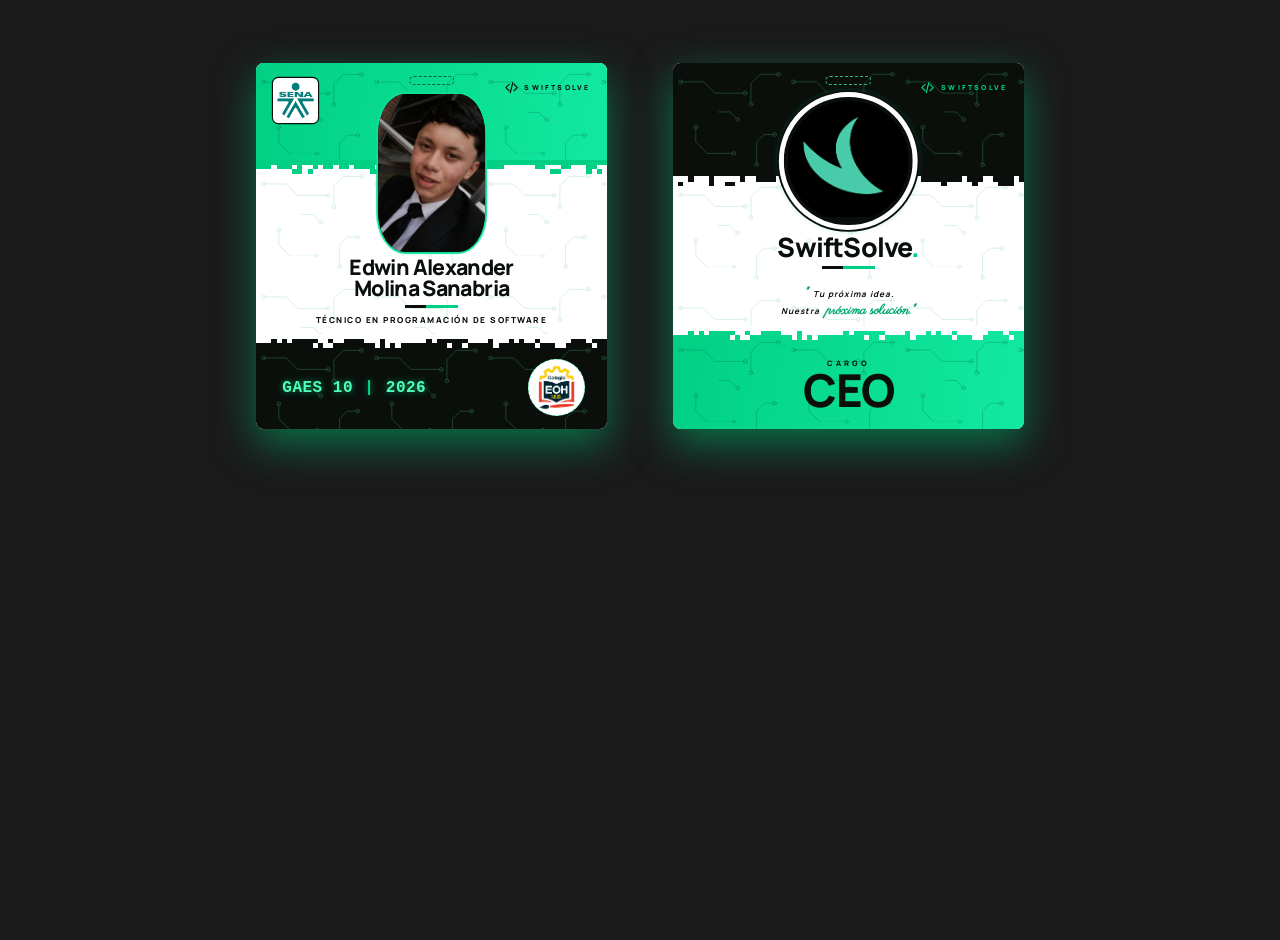
<file: impresos/escarapela_edwin.html>
<!DOCTYPE html>
<html lang="es">
<head>
    <meta charset="UTF-8">
    <title>Escarapela — SwiftSolve</title>
    <link href="https://fonts.googleapis.com/css2?family=Parisienne&family=Manrope:wght@400;500;600;700;800&display=swap" rel="stylesheet">
    <style>
        /* ============================================================
           ESCARAPELA 93 × 97 mm — estilo SwiftSolve
           ============================================================ */
        :root {
            --verde: #00d084; --verde-b: #4dffb8; --verde-d: #00a86b; --negro: #0a0f0c;

            /* ── MARCO (círculo): posición y tamaño ───────────────── */
            --foto-top:      10.5;   /* mm desde arriba               */
            --foto-offset-x: 0;      /* mm desde el centro            */
            --foto-size:     38;     /* mm diámetro total             */

            /* ── CONTENIDO (foto dentro del círculo) ──────────────── */
            --foto-zoom:     1.2;
            --foto-pan-x:    0;
            --foto-pan-y:    0;
            --foto-origin-x: 50;
            --foto-origin-y: 50;

            /* ── ANILLOS decorativos ──────────────────────────────── */
            --foto-ring-1:     1.3;      /* mm (blanco interior)      */
            --foto-ring-2:     1.8;      /* mm (color exterior)       */
            --foto-ring-color: #0BDF95;  /* color del anillo exterior */
        }

        * { margin: 0; padding: 0; box-sizing: border-box; -webkit-print-color-adjust: exact; print-color-adjust: exact; }

        html, body {
            background: #1a1a1a; padding: 20px; margin: 0;
            display: flex; flex-direction: column; align-items: center; gap: 20px; min-height: 100vh;
        }

        @page { size: letter; margin: 0; }

        .hoja { display: flex; justify-content: center; align-items: center; }
        .corte { position: relative; width: 93mm; height: 97mm; }

        .escarapela {
            width: 93mm; height: 97mm; position: relative; overflow: hidden;
            border-radius: 2mm; background: #fff; color: #f4f7f5;
            display: grid;
            box-shadow: 0 15px 40px rgba(0,168,107,0.6);
        }
        .frontal { grid-template-rows: 27mm 46mm 24mm; }
        .trasera { grid-template-rows: 30mm 41mm 26mm; }

        /* ---------- Bandas ---------- */
        .banda { position: relative; display: flex; min-height: 0; padding: 0 5mm; }
        .f-verde  { background: url("data:image/svg+xml,%3Csvg%20xmlns%3D%27http%3A%2F%2Fwww.w3.org%2F2000%2Fsvg%27%20viewBox%3D%270%200%20300%20300%27%3E%3Cg%20fill%3D%27none%27%20stroke%3D%27%23003d24%27%20stroke-width%3D%272.6%27%20stroke-opacity%3D%270.22%27%20stroke-linecap%3D%27round%27%20stroke-linejoin%3D%27round%27%3E%3Cpath%20d%3D%27M20%2050H80L110%2080H190%27%2F%3E%3Cpath%20d%3D%27M280%2030H230L205%2055V110%27%2F%3E%3Cpath%20d%3D%27M60%20170V210L90%20240H160%27%2F%3E%3Cpath%20d%3D%27M270%20190H240L220%20210V270%27%2F%3E%3Cpath%20d%3D%27M120%20130H150L170%20150%27%2F%3E%3Ccircle%20cx%3D%2720%27%20cy%3D%2750%27%20r%3D%275%27%2F%3E%3Ccircle%20cx%3D%27190%27%20cy%3D%2780%27%20r%3D%275%27%2F%3E%3Ccircle%20cx%3D%27280%27%20cy%3D%2730%27%20r%3D%275%27%2F%3E%3Ccircle%20cx%3D%27205%27%20cy%3D%27110%27%20r%3D%275%27%2F%3E%3Ccircle%20cx%3D%2760%27%20cy%3D%27170%27%20r%3D%275%27%2F%3E%3Ccircle%20cx%3D%27160%27%20cy%3D%27240%27%20r%3D%275%27%2F%3E%3Ccircle%20cx%3D%27270%27%20cy%3D%27190%27%20r%3D%275%27%2F%3E%3Ccircle%20cx%3D%27220%27%20cy%3D%27270%27%20r%3D%275%27%2F%3E%3Ccircle%20cx%3D%27170%27%20cy%3D%27150%27%20r%3D%275%27%2F%3E%3C%2Fg%3E%3C%2Fsvg%3E") 0 0 / 30mm 30mm repeat, linear-gradient(100deg, #00d084, #12e9a0); }
        .f-blanco { background: url("data:image/svg+xml,%3Csvg%20xmlns%3D%27http%3A%2F%2Fwww.w3.org%2F2000%2Fsvg%27%20viewBox%3D%270%200%20300%20300%27%3E%3Cg%20fill%3D%27none%27%20stroke%3D%27%23d7f1e3%27%20stroke-width%3D%272.6%27%20stroke-opacity%3D%271%27%20stroke-linecap%3D%27round%27%20stroke-linejoin%3D%27round%27%3E%3Cpath%20d%3D%27M20%2050H80L110%2080H190%27%2F%3E%3Cpath%20d%3D%27M280%2030H230L205%2055V110%27%2F%3E%3Cpath%20d%3D%27M60%20170V210L90%20240H160%27%2F%3E%3Cpath%20d%3D%27M270%20190H240L220%20210V270%27%2F%3E%3Cpath%20d%3D%27M120%20130H150L170%20150%27%2F%3E%3Ccircle%20cx%3D%2720%27%20cy%3D%2750%27%20r%3D%275%27%2F%3E%3Ccircle%20cx%3D%27190%27%20cy%3D%2780%27%20r%3D%275%27%2F%3E%3Ccircle%20cx%3D%27280%27%20cy%3D%2730%27%20r%3D%275%27%2F%3E%3Ccircle%20cx%3D%27205%27%20cy%3D%27110%27%20r%3D%275%27%2F%3E%3Ccircle%20cx%3D%2760%27%20cy%3D%27170%27%20r%3D%275%27%2F%3E%3Ccircle%20cx%3D%27160%27%20cy%3D%27240%27%20r%3D%275%27%2F%3E%3Ccircle%20cx%3D%27270%27%20cy%3D%27190%27%20r%3D%275%27%2F%3E%3Ccircle%20cx%3D%27220%27%20cy%3D%27270%27%20r%3D%275%27%2F%3E%3Ccircle%20cx%3D%27170%27%20cy%3D%27150%27%20r%3D%275%27%2F%3E%3C%2Fg%3E%3C%2Fsvg%3E") 0 0 / 30mm 30mm repeat, #ffffff; flex-direction: column; align-items: center; }
        .f-negro  { background: url("data:image/svg+xml,%3Csvg%20xmlns%3D%27http%3A%2F%2Fwww.w3.org%2F2000%2Fsvg%27%20viewBox%3D%270%200%20300%20300%27%3E%3Cg%20fill%3D%27none%27%20stroke%3D%27%231d4a35%27%20stroke-width%3D%272.4%27%20stroke-opacity%3D%270.9%27%20stroke-linecap%3D%27round%27%20stroke-linejoin%3D%27round%27%3E%3Cpath%20d%3D%27M20%2050H80L110%2080H190%27%2F%3E%3Cpath%20d%3D%27M280%2030H230L205%2055V110%27%2F%3E%3Cpath%20d%3D%27M60%20170V210L90%20240H160%27%2F%3E%3Cpath%20d%3D%27M270%20190H240L220%20210V270%27%2F%3E%3Cpath%20d%3D%27M120%20130H150L170%20150%27%2F%3E%3Ccircle%20cx%3D%2720%27%20cy%3D%2750%27%20r%3D%275%27%2F%3E%3Ccircle%20cx%3D%27190%27%20cy%3D%2780%27%20r%3D%275%27%2F%3E%3Ccircle%20cx%3D%27280%27%20cy%3D%2730%27%20r%3D%275%27%2F%3E%3Ccircle%20cx%3D%27205%27%20cy%3D%27110%27%20r%3D%275%27%2F%3E%3Ccircle%20cx%3D%2760%27%20cy%3D%27170%27%20r%3D%275%27%2F%3E%3Ccircle%20cx%3D%27160%27%20cy%3D%27240%27%20r%3D%275%27%2F%3E%3Ccircle%20cx%3D%27270%27%20cy%3D%27190%27%20r%3D%275%27%2F%3E%3Ccircle%20cx%3D%27220%27%20cy%3D%27270%27%20r%3D%275%27%2F%3E%3Ccircle%20cx%3D%27170%27%20cy%3D%27150%27%20r%3D%275%27%2F%3E%3C%2Fg%3E%3C%2Fsvg%3E") 0 0 / 30mm 30mm repeat, #0a0f0c; }

        .escarapela::before, .escarapela::after {
            content: ''; position: absolute; left: 0; width: 93mm; height: 3.75mm;
            background-size: 100% 100%; background-repeat: no-repeat; z-index: 1; pointer-events: none;
        }
        .frontal::before { top: 25.75mm; background-image: url("data:image/svg+xml,%3Csvg%20xmlns%3D%27http%3A%2F%2Fwww.w3.org%2F2000%2Fsvg%27%20viewBox%3D%270%200%20850%2037.5%27%20preserveAspectRatio%3D%27none%27%20shape-rendering%3D%27crispEdges%27%3E%3Crect%20x%3D%270%27%20y%3D%270.0%27%20width%3D%27850%27%20height%3D%2712.5%27%20fill%3D%27%2300d084%27%2F%3E%3Crect%20x%3D%270.0%27%20y%3D%2712.5%27%20width%3D%2712.5%27%20height%3D%2712.5%27%20fill%3D%27%2300d084%27%2F%3E%3Crect%20x%3D%2712.5%27%20y%3D%2712.5%27%20width%3D%2712.5%27%20height%3D%2712.5%27%20fill%3D%27%2300d084%27%2F%3E%3Crect%20x%3D%2725.0%27%20y%3D%2712.5%27%20width%3D%2712.5%27%20height%3D%2712.5%27%20fill%3D%27%2300d084%27%2F%3E%3Crect%20x%3D%2750.0%27%20y%3D%2712.5%27%20width%3D%2712.5%27%20height%3D%2712.5%27%20fill%3D%27%2300d084%27%2F%3E%3Crect%20x%3D%2762.5%27%20y%3D%2712.5%27%20width%3D%2712.5%27%20height%3D%2712.5%27%20fill%3D%27%2300d084%27%2F%3E%3Crect%20x%3D%2775.0%27%20y%3D%2712.5%27%20width%3D%2712.5%27%20height%3D%2712.5%27%20fill%3D%27%2300d084%27%2F%3E%3Crect%20x%3D%27100.0%27%20y%3D%2712.5%27%20width%3D%2712.5%27%20height%3D%2712.5%27%20fill%3D%27%2300d084%27%2F%3E%3Crect%20x%3D%27137.5%27%20y%3D%2712.5%27%20width%3D%2712.5%27%20height%3D%2712.5%27%20fill%3D%27%2300d084%27%2F%3E%3Crect%20x%3D%27162.5%27%20y%3D%2712.5%27%20width%3D%2712.5%27%20height%3D%2712.5%27%20fill%3D%27%2300d084%27%2F%3E%3Crect%20x%3D%27175.0%27%20y%3D%2712.5%27%20width%3D%2712.5%27%20height%3D%2712.5%27%20fill%3D%27%2300d084%27%2F%3E%3Crect%20x%3D%27200.0%27%20y%3D%2712.5%27%20width%3D%2712.5%27%20height%3D%2712.5%27%20fill%3D%27%2300d084%27%2F%3E%3Crect%20x%3D%27212.5%27%20y%3D%2712.5%27%20width%3D%2712.5%27%20height%3D%2712.5%27%20fill%3D%27%2300d084%27%2F%3E%3Crect%20x%3D%27237.5%27%20y%3D%2712.5%27%20width%3D%2712.5%27%20height%3D%2712.5%27%20fill%3D%27%2300d084%27%2F%3E%3Crect%20x%3D%27250.0%27%20y%3D%2712.5%27%20width%3D%2712.5%27%20height%3D%2712.5%27%20fill%3D%27%2300d084%27%2F%3E%3Crect%20x%3D%27262.5%27%20y%3D%2712.5%27%20width%3D%2712.5%27%20height%3D%2712.5%27%20fill%3D%27%2300d084%27%2F%3E%3Crect%20x%3D%27275.0%27%20y%3D%2712.5%27%20width%3D%2712.5%27%20height%3D%2712.5%27%20fill%3D%27%2300d084%27%2F%3E%3Crect%20x%3D%27300.0%27%20y%3D%2712.5%27%20width%3D%2712.5%27%20height%3D%2712.5%27%20fill%3D%27%2300d084%27%2F%3E%3Crect%20x%3D%27312.5%27%20y%3D%2712.5%27%20width%3D%2712.5%27%20height%3D%2712.5%27%20fill%3D%27%2300d084%27%2F%3E%3Crect%20x%3D%27375.0%27%20y%3D%2712.5%27%20width%3D%2712.5%27%20height%3D%2712.5%27%20fill%3D%27%2300d084%27%2F%3E%3Crect%20x%3D%27387.5%27%20y%3D%2712.5%27%20width%3D%2712.5%27%20height%3D%2712.5%27%20fill%3D%27%2300d084%27%2F%3E%3Crect%20x%3D%27425.0%27%20y%3D%2712.5%27%20width%3D%2712.5%27%20height%3D%2712.5%27%20fill%3D%27%2300d084%27%2F%3E%3Crect%20x%3D%27475.0%27%20y%3D%2712.5%27%20width%3D%2712.5%27%20height%3D%2712.5%27%20fill%3D%27%2300d084%27%2F%3E%3Crect%20x%3D%27512.5%27%20y%3D%2712.5%27%20width%3D%2712.5%27%20height%3D%2712.5%27%20fill%3D%27%2300d084%27%2F%3E%3Crect%20x%3D%27537.5%27%20y%3D%2712.5%27%20width%3D%2712.5%27%20height%3D%2712.5%27%20fill%3D%27%2300d084%27%2F%3E%3Crect%20x%3D%27550.0%27%20y%3D%2712.5%27%20width%3D%2712.5%27%20height%3D%2712.5%27%20fill%3D%27%2300d084%27%2F%3E%3Crect%20x%3D%27562.5%27%20y%3D%2712.5%27%20width%3D%2712.5%27%20height%3D%2712.5%27%20fill%3D%27%2300d084%27%2F%3E%3Crect%20x%3D%27575.0%27%20y%3D%2712.5%27%20width%3D%2712.5%27%20height%3D%2712.5%27%20fill%3D%27%2300d084%27%2F%3E%3Crect%20x%3D%27587.5%27%20y%3D%2712.5%27%20width%3D%2712.5%27%20height%3D%2712.5%27%20fill%3D%27%2300d084%27%2F%3E%3Crect%20x%3D%27675.0%27%20y%3D%2712.5%27%20width%3D%2712.5%27%20height%3D%2712.5%27%20fill%3D%27%2300d084%27%2F%3E%3Crect%20x%3D%27687.5%27%20y%3D%2712.5%27%20width%3D%2712.5%27%20height%3D%2712.5%27%20fill%3D%27%2300d084%27%2F%3E%3Crect%20x%3D%27737.5%27%20y%3D%2712.5%27%20width%3D%2712.5%27%20height%3D%2712.5%27%20fill%3D%27%2300d084%27%2F%3E%3Crect%20x%3D%27750.0%27%20y%3D%2712.5%27%20width%3D%2712.5%27%20height%3D%2712.5%27%20fill%3D%27%2300d084%27%2F%3E%3Crect%20x%3D%27800.0%27%20y%3D%2712.5%27%20width%3D%2712.5%27%20height%3D%2712.5%27%20fill%3D%27%2300d084%27%2F%3E%3Crect%20x%3D%27812.5%27%20y%3D%2712.5%27%20width%3D%2712.5%27%20height%3D%2712.5%27%20fill%3D%27%2300d084%27%2F%3E%3Crect%20x%3D%2787.5%27%20y%3D%2725.0%27%20width%3D%2712.5%27%20height%3D%2712.5%27%20fill%3D%27%2300d084%27%2F%3E%3Crect%20x%3D%27100.0%27%20y%3D%2725.0%27%20width%3D%2712.5%27%20height%3D%2712.5%27%20fill%3D%27%2300d084%27%2F%3E%3Crect%20x%3D%27125.0%27%20y%3D%2725.0%27%20width%3D%2712.5%27%20height%3D%2712.5%27%20fill%3D%27%2300d084%27%2F%3E%3Crect%20x%3D%27275.0%27%20y%3D%2725.0%27%20width%3D%2712.5%27%20height%3D%2712.5%27%20fill%3D%27%2300d084%27%2F%3E%3Crect%20x%3D%27287.5%27%20y%3D%2725.0%27%20width%3D%2712.5%27%20height%3D%2712.5%27%20fill%3D%27%2300d084%27%2F%3E%3Crect%20x%3D%27300.0%27%20y%3D%2725.0%27%20width%3D%2712.5%27%20height%3D%2712.5%27%20fill%3D%27%2300d084%27%2F%3E%3Crect%20x%3D%27412.5%27%20y%3D%2725.0%27%20width%3D%2712.5%27%20height%3D%2712.5%27%20fill%3D%27%2300d084%27%2F%3E%3Crect%20x%3D%27450.0%27%20y%3D%2725.0%27%20width%3D%2712.5%27%20height%3D%2712.5%27%20fill%3D%27%2300d084%27%2F%3E%3Crect%20x%3D%27462.5%27%20y%3D%2725.0%27%20width%3D%2712.5%27%20height%3D%2712.5%27%20fill%3D%27%2300d084%27%2F%3E%3Crect%20x%3D%27475.0%27%20y%3D%2725.0%27%20width%3D%2712.5%27%20height%3D%2712.5%27%20fill%3D%27%2300d084%27%2F%3E%3Crect%20x%3D%27500.0%27%20y%3D%2725.0%27%20width%3D%2712.5%27%20height%3D%2712.5%27%20fill%3D%27%2300d084%27%2F%3E%3Crect%20x%3D%27712.5%27%20y%3D%2725.0%27%20width%3D%2712.5%27%20height%3D%2712.5%27%20fill%3D%27%2300d084%27%2F%3E%3Crect%20x%3D%27725.0%27%20y%3D%2725.0%27%20width%3D%2712.5%27%20height%3D%2712.5%27%20fill%3D%27%2300d084%27%2F%3E%3Crect%20x%3D%27800.0%27%20y%3D%2725.0%27%20width%3D%2712.5%27%20height%3D%2712.5%27%20fill%3D%27%2300d084%27%2F%3E%3Crect%20x%3D%27825.0%27%20y%3D%2725.0%27%20width%3D%2712.5%27%20height%3D%2712.5%27%20fill%3D%27%2300d084%27%2F%3E%3C%2Fsvg%3E"); }
        .frontal::after  { top: 71.75mm; background-image: url("data:image/svg+xml,%3Csvg%20xmlns%3D%27http%3A%2F%2Fwww.w3.org%2F2000%2Fsvg%27%20viewBox%3D%270%200%20850%2037.5%27%20preserveAspectRatio%3D%27none%27%20shape-rendering%3D%27crispEdges%27%3E%3Crect%20x%3D%270%27%20y%3D%270.0%27%20width%3D%27850%27%20height%3D%2712.5%27%20fill%3D%27%23ffffff%27%2F%3E%3Crect%20x%3D%270.0%27%20y%3D%2712.5%27%20width%3D%2712.5%27%20height%3D%2712.5%27%20fill%3D%27%23ffffff%27%2F%3E%3Crect%20x%3D%2712.5%27%20y%3D%2712.5%27%20width%3D%2712.5%27%20height%3D%2712.5%27%20fill%3D%27%23ffffff%27%2F%3E%3Crect%20x%3D%2725.0%27%20y%3D%2712.5%27%20width%3D%2712.5%27%20height%3D%2712.5%27%20fill%3D%27%23ffffff%27%2F%3E%3Crect%20x%3D%2750.0%27%20y%3D%2712.5%27%20width%3D%2712.5%27%20height%3D%2712.5%27%20fill%3D%27%23ffffff%27%2F%3E%3Crect%20x%3D%2775.0%27%20y%3D%2712.5%27%20width%3D%2712.5%27%20height%3D%2712.5%27%20fill%3D%27%23ffffff%27%2F%3E%3Crect%20x%3D%27150.0%27%20y%3D%2712.5%27%20width%3D%2712.5%27%20height%3D%2712.5%27%20fill%3D%27%23ffffff%27%2F%3E%3Crect%20x%3D%27162.5%27%20y%3D%2712.5%27%20width%3D%2712.5%27%20height%3D%2712.5%27%20fill%3D%27%23ffffff%27%2F%3E%3Crect%20x%3D%27187.5%27%20y%3D%2712.5%27%20width%3D%2712.5%27%20height%3D%2712.5%27%20fill%3D%27%23ffffff%27%2F%3E%3Crect%20x%3D%27200.0%27%20y%3D%2712.5%27%20width%3D%2712.5%27%20height%3D%2712.5%27%20fill%3D%27%23ffffff%27%2F%3E%3Crect%20x%3D%27262.5%27%20y%3D%2712.5%27%20width%3D%2712.5%27%20height%3D%2712.5%27%20fill%3D%27%23ffffff%27%2F%3E%3Crect%20x%3D%27275.0%27%20y%3D%2712.5%27%20width%3D%2712.5%27%20height%3D%2712.5%27%20fill%3D%27%23ffffff%27%2F%3E%3Crect%20x%3D%27287.5%27%20y%3D%2712.5%27%20width%3D%2712.5%27%20height%3D%2712.5%27%20fill%3D%27%23ffffff%27%2F%3E%3Crect%20x%3D%27312.5%27%20y%3D%2712.5%27%20width%3D%2712.5%27%20height%3D%2712.5%27%20fill%3D%27%23ffffff%27%2F%3E%3Crect%20x%3D%27325.0%27%20y%3D%2712.5%27%20width%3D%2712.5%27%20height%3D%2712.5%27%20fill%3D%27%23ffffff%27%2F%3E%3Crect%20x%3D%27337.5%27%20y%3D%2712.5%27%20width%3D%2712.5%27%20height%3D%2712.5%27%20fill%3D%27%23ffffff%27%2F%3E%3Crect%20x%3D%27350.0%27%20y%3D%2712.5%27%20width%3D%2712.5%27%20height%3D%2712.5%27%20fill%3D%27%23ffffff%27%2F%3E%3Crect%20x%3D%27362.5%27%20y%3D%2712.5%27%20width%3D%2712.5%27%20height%3D%2712.5%27%20fill%3D%27%23ffffff%27%2F%3E%3Crect%20x%3D%27375.0%27%20y%3D%2712.5%27%20width%3D%2712.5%27%20height%3D%2712.5%27%20fill%3D%27%23ffffff%27%2F%3E%3Crect%20x%3D%27387.5%27%20y%3D%2712.5%27%20width%3D%2712.5%27%20height%3D%2712.5%27%20fill%3D%27%23ffffff%27%2F%3E%3Crect%20x%3D%27400.0%27%20y%3D%2712.5%27%20width%3D%2712.5%27%20height%3D%2712.5%27%20fill%3D%27%23ffffff%27%2F%3E%3Crect%20x%3D%27425.0%27%20y%3D%2712.5%27%20width%3D%2712.5%27%20height%3D%2712.5%27%20fill%3D%27%23ffffff%27%2F%3E%3Crect%20x%3D%27512.5%27%20y%3D%2712.5%27%20width%3D%2712.5%27%20height%3D%2712.5%27%20fill%3D%27%23ffffff%27%2F%3E%3Crect%20x%3D%27525.0%27%20y%3D%2712.5%27%20width%3D%2712.5%27%20height%3D%2712.5%27%20fill%3D%27%23ffffff%27%2F%3E%3Crect%20x%3D%27537.5%27%20y%3D%2712.5%27%20width%3D%2712.5%27%20height%3D%2712.5%27%20fill%3D%27%23ffffff%27%2F%3E%3Crect%20x%3D%27550.0%27%20y%3D%2712.5%27%20width%3D%2712.5%27%20height%3D%2712.5%27%20fill%3D%27%23ffffff%27%2F%3E%3Crect%20x%3D%27575.0%27%20y%3D%2712.5%27%20width%3D%2712.5%27%20height%3D%2712.5%27%20fill%3D%27%23ffffff%27%2F%3E%3Crect%20x%3D%27587.5%27%20y%3D%2712.5%27%20width%3D%2712.5%27%20height%3D%2712.5%27%20fill%3D%27%23ffffff%27%2F%3E%3Crect%20x%3D%27600.0%27%20y%3D%2712.5%27%20width%3D%2712.5%27%20height%3D%2712.5%27%20fill%3D%27%23ffffff%27%2F%3E%3Crect%20x%3D%27625.0%27%20y%3D%2712.5%27%20width%3D%2712.5%27%20height%3D%2712.5%27%20fill%3D%27%23ffffff%27%2F%3E%3Crect%20x%3D%27650.0%27%20y%3D%2712.5%27%20width%3D%2712.5%27%20height%3D%2712.5%27%20fill%3D%27%23ffffff%27%2F%3E%3Crect%20x%3D%27662.5%27%20y%3D%2712.5%27%20width%3D%2712.5%27%20height%3D%2712.5%27%20fill%3D%27%23ffffff%27%2F%3E%3Crect%20x%3D%27687.5%27%20y%3D%2712.5%27%20width%3D%2712.5%27%20height%3D%2712.5%27%20fill%3D%27%23ffffff%27%2F%3E%3Crect%20x%3D%27700.0%27%20y%3D%2712.5%27%20width%3D%2712.5%27%20height%3D%2712.5%27%20fill%3D%27%23ffffff%27%2F%3E%3Crect%20x%3D%27712.5%27%20y%3D%2712.5%27%20width%3D%2712.5%27%20height%3D%2712.5%27%20fill%3D%27%23ffffff%27%2F%3E%3Crect%20x%3D%27725.0%27%20y%3D%2712.5%27%20width%3D%2712.5%27%20height%3D%2712.5%27%20fill%3D%27%23ffffff%27%2F%3E%3Crect%20x%3D%27737.5%27%20y%3D%2712.5%27%20width%3D%2712.5%27%20height%3D%2712.5%27%20fill%3D%27%23ffffff%27%2F%3E%3Crect%20x%3D%27750.0%27%20y%3D%2712.5%27%20width%3D%2712.5%27%20height%3D%2712.5%27%20fill%3D%27%23ffffff%27%2F%3E%3Crect%20x%3D%27800.0%27%20y%3D%2712.5%27%20width%3D%2712.5%27%20height%3D%2712.5%27%20fill%3D%27%23ffffff%27%2F%3E%3Crect%20x%3D%27137.5%27%20y%3D%2725.0%27%20width%3D%2712.5%27%20height%3D%2712.5%27%20fill%3D%27%23ffffff%27%2F%3E%3Crect%20x%3D%27162.5%27%20y%3D%2725.0%27%20width%3D%2712.5%27%20height%3D%2712.5%27%20fill%3D%27%23ffffff%27%2F%3E%3Crect%20x%3D%27175.0%27%20y%3D%2725.0%27%20width%3D%2712.5%27%20height%3D%2712.5%27%20fill%3D%27%23ffffff%27%2F%3E%3Crect%20x%3D%27287.5%27%20y%3D%2725.0%27%20width%3D%2712.5%27%20height%3D%2712.5%27%20fill%3D%27%23ffffff%27%2F%3E%3Crect%20x%3D%27312.5%27%20y%3D%2725.0%27%20width%3D%2712.5%27%20height%3D%2712.5%27%20fill%3D%27%23ffffff%27%2F%3E%3Crect%20x%3D%27337.5%27%20y%3D%2725.0%27%20width%3D%2712.5%27%20height%3D%2712.5%27%20fill%3D%27%23ffffff%27%2F%3E%3Crect%20x%3D%27462.5%27%20y%3D%2725.0%27%20width%3D%2712.5%27%20height%3D%2712.5%27%20fill%3D%27%23ffffff%27%2F%3E%3Crect%20x%3D%27500.0%27%20y%3D%2725.0%27%20width%3D%2712.5%27%20height%3D%2712.5%27%20fill%3D%27%23ffffff%27%2F%3E%3Crect%20x%3D%27575.0%27%20y%3D%2725.0%27%20width%3D%2712.5%27%20height%3D%2712.5%27%20fill%3D%27%23ffffff%27%2F%3E%3Crect%20x%3D%27675.0%27%20y%3D%2725.0%27%20width%3D%2712.5%27%20height%3D%2712.5%27%20fill%3D%27%23ffffff%27%2F%3E%3Crect%20x%3D%27725.0%27%20y%3D%2725.0%27%20width%3D%2712.5%27%20height%3D%2712.5%27%20fill%3D%27%23ffffff%27%2F%3E%3Crect%20x%3D%27737.5%27%20y%3D%2725.0%27%20width%3D%2712.5%27%20height%3D%2712.5%27%20fill%3D%27%23ffffff%27%2F%3E%3Crect%20x%3D%27812.5%27%20y%3D%2725.0%27%20width%3D%2712.5%27%20height%3D%2712.5%27%20fill%3D%27%23ffffff%27%2F%3E%3C%2Fsvg%3E"); }
        .trasera::before { top: 28.75mm; background-image: url("data:image/svg+xml,%3Csvg%20xmlns%3D%27http%3A%2F%2Fwww.w3.org%2F2000%2Fsvg%27%20viewBox%3D%270%200%20850%2037.5%27%20preserveAspectRatio%3D%27none%27%20shape-rendering%3D%27crispEdges%27%3E%3Crect%20x%3D%270%27%20y%3D%270.0%27%20width%3D%27850%27%20height%3D%2712.5%27%20fill%3D%27%230a0f0c%27%2F%3E%3Crect%20x%3D%2737.5%27%20y%3D%2712.5%27%20width%3D%2712.5%27%20height%3D%2712.5%27%20fill%3D%27%230a0f0c%27%2F%3E%3Crect%20x%3D%2787.5%27%20y%3D%2712.5%27%20width%3D%2712.5%27%20height%3D%2712.5%27%20fill%3D%27%230a0f0c%27%2F%3E%3Crect%20x%3D%27162.5%27%20y%3D%2712.5%27%20width%3D%2712.5%27%20height%3D%2712.5%27%20fill%3D%27%230a0f0c%27%2F%3E%3Crect%20x%3D%27200.0%27%20y%3D%2712.5%27%20width%3D%2712.5%27%20height%3D%2712.5%27%20fill%3D%27%230a0f0c%27%2F%3E%3Crect%20x%3D%27212.5%27%20y%3D%2712.5%27%20width%3D%2712.5%27%20height%3D%2712.5%27%20fill%3D%27%230a0f0c%27%2F%3E%3Crect%20x%3D%27225.0%27%20y%3D%2712.5%27%20width%3D%2712.5%27%20height%3D%2712.5%27%20fill%3D%27%230a0f0c%27%2F%3E%3Crect%20x%3D%27237.5%27%20y%3D%2712.5%27%20width%3D%2712.5%27%20height%3D%2712.5%27%20fill%3D%27%230a0f0c%27%2F%3E%3Crect%20x%3D%27275.0%27%20y%3D%2712.5%27%20width%3D%2712.5%27%20height%3D%2712.5%27%20fill%3D%27%230a0f0c%27%2F%3E%3Crect%20x%3D%27337.5%27%20y%3D%2712.5%27%20width%3D%2712.5%27%20height%3D%2712.5%27%20fill%3D%27%230a0f0c%27%2F%3E%3Crect%20x%3D%27350.0%27%20y%3D%2712.5%27%20width%3D%2712.5%27%20height%3D%2712.5%27%20fill%3D%27%230a0f0c%27%2F%3E%3Crect%20x%3D%27375.0%27%20y%3D%2712.5%27%20width%3D%2712.5%27%20height%3D%2712.5%27%20fill%3D%27%230a0f0c%27%2F%3E%3Crect%20x%3D%27387.5%27%20y%3D%2712.5%27%20width%3D%2712.5%27%20height%3D%2712.5%27%20fill%3D%27%230a0f0c%27%2F%3E%3Crect%20x%3D%27425.0%27%20y%3D%2712.5%27%20width%3D%2712.5%27%20height%3D%2712.5%27%20fill%3D%27%230a0f0c%27%2F%3E%3Crect%20x%3D%27437.5%27%20y%3D%2712.5%27%20width%3D%2712.5%27%20height%3D%2712.5%27%20fill%3D%27%230a0f0c%27%2F%3E%3Crect%20x%3D%27450.0%27%20y%3D%2712.5%27%20width%3D%2712.5%27%20height%3D%2712.5%27%20fill%3D%27%230a0f0c%27%2F%3E%3Crect%20x%3D%27462.5%27%20y%3D%2712.5%27%20width%3D%2712.5%27%20height%3D%2712.5%27%20fill%3D%27%230a0f0c%27%2F%3E%3Crect%20x%3D%27475.0%27%20y%3D%2712.5%27%20width%3D%2712.5%27%20height%3D%2712.5%27%20fill%3D%27%230a0f0c%27%2F%3E%3Crect%20x%3D%27500.0%27%20y%3D%2712.5%27%20width%3D%2712.5%27%20height%3D%2712.5%27%20fill%3D%27%230a0f0c%27%2F%3E%3Crect%20x%3D%27512.5%27%20y%3D%2712.5%27%20width%3D%2712.5%27%20height%3D%2712.5%27%20fill%3D%27%230a0f0c%27%2F%3E%3Crect%20x%3D%27525.0%27%20y%3D%2712.5%27%20width%3D%2712.5%27%20height%3D%2712.5%27%20fill%3D%27%230a0f0c%27%2F%3E%3Crect%20x%3D%27537.5%27%20y%3D%2712.5%27%20width%3D%2712.5%27%20height%3D%2712.5%27%20fill%3D%27%230a0f0c%27%2F%3E%3Crect%20x%3D%27550.0%27%20y%3D%2712.5%27%20width%3D%2712.5%27%20height%3D%2712.5%27%20fill%3D%27%230a0f0c%27%2F%3E%3Crect%20x%3D%27600.0%27%20y%3D%2712.5%27%20width%3D%2712.5%27%20height%3D%2712.5%27%20fill%3D%27%230a0f0c%27%2F%3E%3Crect%20x%3D%27612.5%27%20y%3D%2712.5%27%20width%3D%2712.5%27%20height%3D%2712.5%27%20fill%3D%27%230a0f0c%27%2F%3E%3Crect%20x%3D%27625.0%27%20y%3D%2712.5%27%20width%3D%2712.5%27%20height%3D%2712.5%27%20fill%3D%27%230a0f0c%27%2F%3E%3Crect%20x%3D%27637.5%27%20y%3D%2712.5%27%20width%3D%2712.5%27%20height%3D%2712.5%27%20fill%3D%27%230a0f0c%27%2F%3E%3Crect%20x%3D%27650.0%27%20y%3D%2712.5%27%20width%3D%2712.5%27%20height%3D%2712.5%27%20fill%3D%27%230a0f0c%27%2F%3E%3Crect%20x%3D%27662.5%27%20y%3D%2712.5%27%20width%3D%2712.5%27%20height%3D%2712.5%27%20fill%3D%27%230a0f0c%27%2F%3E%3Crect%20x%3D%27675.0%27%20y%3D%2712.5%27%20width%3D%2712.5%27%20height%3D%2712.5%27%20fill%3D%27%230a0f0c%27%2F%3E%3Crect%20x%3D%27687.5%27%20y%3D%2712.5%27%20width%3D%2712.5%27%20height%3D%2712.5%27%20fill%3D%27%230a0f0c%27%2F%3E%3Crect%20x%3D%27712.5%27%20y%3D%2712.5%27%20width%3D%2712.5%27%20height%3D%2712.5%27%20fill%3D%27%230a0f0c%27%2F%3E%3Crect%20x%3D%27725.0%27%20y%3D%2712.5%27%20width%3D%2712.5%27%20height%3D%2712.5%27%20fill%3D%27%230a0f0c%27%2F%3E%3Crect%20x%3D%27737.5%27%20y%3D%2712.5%27%20width%3D%2712.5%27%20height%3D%2712.5%27%20fill%3D%27%230a0f0c%27%2F%3E%3Crect%20x%3D%27775.0%27%20y%3D%2712.5%27%20width%3D%2712.5%27%20height%3D%2712.5%27%20fill%3D%27%230a0f0c%27%2F%3E%3Crect%20x%3D%27787.5%27%20y%3D%2712.5%27%20width%3D%2712.5%27%20height%3D%2712.5%27%20fill%3D%27%230a0f0c%27%2F%3E%3Crect%20x%3D%27800.0%27%20y%3D%2712.5%27%20width%3D%2712.5%27%20height%3D%2712.5%27%20fill%3D%27%230a0f0c%27%2F%3E%3Crect%20x%3D%27812.5%27%20y%3D%2712.5%27%20width%3D%2712.5%27%20height%3D%2712.5%27%20fill%3D%27%230a0f0c%27%2F%3E%3Crect%20x%3D%27837.5%27%20y%3D%2712.5%27%20width%3D%2712.5%27%20height%3D%2712.5%27%20fill%3D%27%230a0f0c%27%2F%3E%3Crect%20x%3D%2712.5%27%20y%3D%2725.0%27%20width%3D%2712.5%27%20height%3D%2712.5%27%20fill%3D%27%230a0f0c%27%2F%3E%3Crect%20x%3D%2787.5%27%20y%3D%2725.0%27%20width%3D%2712.5%27%20height%3D%2712.5%27%20fill%3D%27%230a0f0c%27%2F%3E%3Crect%20x%3D%27125.0%27%20y%3D%2725.0%27%20width%3D%2712.5%27%20height%3D%2712.5%27%20fill%3D%27%230a0f0c%27%2F%3E%3Crect%20x%3D%27137.5%27%20y%3D%2725.0%27%20width%3D%2712.5%27%20height%3D%2712.5%27%20fill%3D%27%230a0f0c%27%2F%3E%3Crect%20x%3D%27262.5%27%20y%3D%2725.0%27%20width%3D%2712.5%27%20height%3D%2712.5%27%20fill%3D%27%230a0f0c%27%2F%3E%3Crect%20x%3D%27312.5%27%20y%3D%2725.0%27%20width%3D%2712.5%27%20height%3D%2712.5%27%20fill%3D%27%230a0f0c%27%2F%3E%3Crect%20x%3D%27562.5%27%20y%3D%2725.0%27%20width%3D%2712.5%27%20height%3D%2712.5%27%20fill%3D%27%230a0f0c%27%2F%3E%3Crect%20x%3D%27650.0%27%20y%3D%2725.0%27%20width%3D%2712.5%27%20height%3D%2712.5%27%20fill%3D%27%230a0f0c%27%2F%3E%3Crect%20x%3D%27725.0%27%20y%3D%2725.0%27%20width%3D%2712.5%27%20height%3D%2712.5%27%20fill%3D%27%230a0f0c%27%2F%3E%3Crect%20x%3D%27787.5%27%20y%3D%2725.0%27%20width%3D%2712.5%27%20height%3D%2712.5%27%20fill%3D%27%230a0f0c%27%2F%3E%3Crect%20x%3D%27800.0%27%20y%3D%2725.0%27%20width%3D%2712.5%27%20height%3D%2712.5%27%20fill%3D%27%230a0f0c%27%2F%3E%3Crect%20x%3D%27812.5%27%20y%3D%2725.0%27%20width%3D%2712.5%27%20height%3D%2712.5%27%20fill%3D%27%230a0f0c%27%2F%3E%3C%2Fsvg%3E"); }
        .trasera::after  { top: 69.75mm; background-image: url("data:image/svg+xml,%3Csvg%20xmlns%3D%27http%3A%2F%2Fwww.w3.org%2F2000%2Fsvg%27%20viewBox%3D%270%200%20850%2037.5%27%20preserveAspectRatio%3D%27none%27%20shape-rendering%3D%27crispEdges%27%3E%3Crect%20x%3D%270%27%20y%3D%270.0%27%20width%3D%27850%27%20height%3D%2712.5%27%20fill%3D%27%23ffffff%27%2F%3E%3Crect%20x%3D%270.0%27%20y%3D%2712.5%27%20width%3D%2712.5%27%20height%3D%2712.5%27%20fill%3D%27%23ffffff%27%2F%3E%3Crect%20x%3D%2712.5%27%20y%3D%2712.5%27%20width%3D%2712.5%27%20height%3D%2712.5%27%20fill%3D%27%23ffffff%27%2F%3E%3Crect%20x%3D%2725.0%27%20y%3D%2712.5%27%20width%3D%2712.5%27%20height%3D%2712.5%27%20fill%3D%27%23ffffff%27%2F%3E%3Crect%20x%3D%2750.0%27%20y%3D%2712.5%27%20width%3D%2712.5%27%20height%3D%2712.5%27%20fill%3D%27%23ffffff%27%2F%3E%3Crect%20x%3D%2775.0%27%20y%3D%2712.5%27%20width%3D%2712.5%27%20height%3D%2712.5%27%20fill%3D%27%23ffffff%27%2F%3E%3Crect%20x%3D%27150.0%27%20y%3D%2712.5%27%20width%3D%2712.5%27%20height%3D%2712.5%27%20fill%3D%27%23ffffff%27%2F%3E%3Crect%20x%3D%27162.5%27%20y%3D%2712.5%27%20width%3D%2712.5%27%20height%3D%2712.5%27%20fill%3D%27%23ffffff%27%2F%3E%3Crect%20x%3D%27187.5%27%20y%3D%2712.5%27%20width%3D%2712.5%27%20height%3D%2712.5%27%20fill%3D%27%23ffffff%27%2F%3E%3Crect%20x%3D%27200.0%27%20y%3D%2712.5%27%20width%3D%2712.5%27%20height%3D%2712.5%27%20fill%3D%27%23ffffff%27%2F%3E%3Crect%20x%3D%27262.5%27%20y%3D%2712.5%27%20width%3D%2712.5%27%20height%3D%2712.5%27%20fill%3D%27%23ffffff%27%2F%3E%3Crect%20x%3D%27275.0%27%20y%3D%2712.5%27%20width%3D%2712.5%27%20height%3D%2712.5%27%20fill%3D%27%23ffffff%27%2F%3E%3Crect%20x%3D%27287.5%27%20y%3D%2712.5%27%20width%3D%2712.5%27%20height%3D%2712.5%27%20fill%3D%27%23ffffff%27%2F%3E%3Crect%20x%3D%27312.5%27%20y%3D%2712.5%27%20width%3D%2712.5%27%20height%3D%2712.5%27%20fill%3D%27%23ffffff%27%2F%3E%3Crect%20x%3D%27325.0%27%20y%3D%2712.5%27%20width%3D%2712.5%27%20height%3D%2712.5%27%20fill%3D%27%23ffffff%27%2F%3E%3Crect%20x%3D%27337.5%27%20y%3D%2712.5%27%20width%3D%2712.5%27%20height%3D%2712.5%27%20fill%3D%27%23ffffff%27%2F%3E%3Crect%20x%3D%27350.0%27%20y%3D%2712.5%27%20width%3D%2712.5%27%20height%3D%2712.5%27%20fill%3D%27%23ffffff%27%2F%3E%3Crect%20x%3D%27362.5%27%20y%3D%2712.5%27%20width%3D%2712.5%27%20height%3D%2712.5%27%20fill%3D%27%23ffffff%27%2F%3E%3Crect%20x%3D%27375.0%27%20y%3D%2712.5%27%20width%3D%2712.5%27%20height%3D%2712.5%27%20fill%3D%27%23ffffff%27%2F%3E%3Crect%20x%3D%27387.5%27%20y%3D%2712.5%27%20width%3D%2712.5%27%20height%3D%2712.5%27%20fill%3D%27%23ffffff%27%2F%3E%3Crect%20x%3D%27400.0%27%20y%3D%2712.5%27%20width%3D%2712.5%27%20height%3D%2712.5%27%20fill%3D%27%23ffffff%27%2F%3E%3Crect%20x%3D%27425.0%27%20y%3D%2712.5%27%20width%3D%2712.5%27%20height%3D%2712.5%27%20fill%3D%27%23ffffff%27%2F%3E%3Crect%20x%3D%27512.5%27%20y%3D%2712.5%27%20width%3D%2712.5%27%20height%3D%2712.5%27%20fill%3D%27%23ffffff%27%2F%3E%3Crect%20x%3D%27525.0%27%20y%3D%2712.5%27%20width%3D%2712.5%27%20height%3D%2712.5%27%20fill%3D%27%23ffffff%27%2F%3E%3Crect%20x%3D%27537.5%27%20y%3D%2712.5%27%20width%3D%2712.5%27%20height%3D%2712.5%27%20fill%3D%27%23ffffff%27%2F%3E%3Crect%20x%3D%27550.0%27%20y%3D%2712.5%27%20width%3D%2712.5%27%20height%3D%2712.5%27%20fill%3D%27%23ffffff%27%2F%3E%3Crect%20x%3D%27575.0%27%20y%3D%2712.5%27%20width%3D%2712.5%27%20height%3D%2712.5%27%20fill%3D%27%23ffffff%27%2F%3E%3Crect%20x%3D%27587.5%27%20y%3D%2712.5%27%20width%3D%2712.5%27%20height%3D%2712.5%27%20fill%3D%27%23ffffff%27%2F%3E%3Crect%20x%3D%27600.0%27%20y%3D%2712.5%27%20width%3D%2712.5%27%20height%3D%2712.5%27%20fill%3D%27%23ffffff%27%2F%3E%3Crect%20x%3D%27625.0%27%20y%3D%2712.5%27%20width%3D%2712.5%27%20height%3D%2712.5%27%20fill%3D%27%23ffffff%27%2F%3E%3Crect%20x%3D%27650.0%27%20y%3D%2712.5%27%20width%3D%2712.5%27%20height%3D%2712.5%27%20fill%3D%27%23ffffff%27%2F%3E%3Crect%20x%3D%27662.5%27%20y%3D%2712.5%27%20width%3D%2712.5%27%20height%3D%2712.5%27%20fill%3D%27%23ffffff%27%2F%3E%3Crect%20x%3D%27687.5%27%20y%3D%2712.5%27%20width%3D%2712.5%27%20height%3D%2712.5%27%20fill%3D%27%23ffffff%27%2F%3E%3Crect%20x%3D%27700.0%27%20y%3D%2712.5%27%20width%3D%2712.5%27%20height%3D%2712.5%27%20fill%3D%27%23ffffff%27%2F%3E%3Crect%20x%3D%27712.5%27%20y%3D%2712.5%27%20width%3D%2712.5%27%20height%3D%2712.5%27%20fill%3D%27%23ffffff%27%2F%3E%3Crect%20x%3D%27725.0%27%20y%3D%2712.5%27%20width%3D%2712.5%27%20height%3D%2712.5%27%20fill%3D%27%23ffffff%27%2F%3E%3Crect%20x%3D%27737.5%27%20y%3D%2712.5%27%20width%3D%2712.5%27%20height%3D%2712.5%27%20fill%3D%27%23ffffff%27%2F%3E%3Crect%20x%3D%27750.0%27%20y%3D%2712.5%27%20width%3D%2712.5%27%20height%3D%2712.5%27%20fill%3D%27%23ffffff%27%2F%3E%3Crect%20x%3D%27800.0%27%20y%3D%2712.5%27%20width%3D%2712.5%27%20height%3D%2712.5%27%20fill%3D%27%23ffffff%27%2F%3E%3Crect%20x%3D%27137.5%27%20y%3D%2725.0%27%20width%3D%2712.5%27%20height%3D%2712.5%27%20fill%3D%27%23ffffff%27%2F%3E%3Crect%20x%3D%27162.5%27%20y%3D%2725.0%27%20width%3D%2712.5%27%20height%3D%2712.5%27%20fill%3D%27%23ffffff%27%2F%3E%3Crect%20x%3D%27175.0%27%20y%3D%2725.0%27%20width%3D%2712.5%27%20height%3D%2712.5%27%20fill%3D%27%23ffffff%27%2F%3E%3Crect%20x%3D%27287.5%27%20y%3D%2725.0%27%20width%3D%2712.5%27%20height%3D%2712.5%27%20fill%3D%27%23ffffff%27%2F%3E%3Crect%20x%3D%27312.5%27%20y%3D%2725.0%27%20width%3D%2712.5%27%20height%3D%2712.5%27%20fill%3D%27%23ffffff%27%2F%3E%3Crect%20x%3D%27337.5%27%20y%3D%2725.0%27%20width%3D%2712.5%27%20height%3D%2712.5%27%20fill%3D%27%23ffffff%27%2F%3E%3Crect%20x%3D%27462.5%27%20y%3D%2725.0%27%20width%3D%2712.5%27%20height%3D%2712.5%27%20fill%3D%27%23ffffff%27%2F%3E%3Crect%20x%3D%27500.0%27%20y%3D%2725.0%27%20width%3D%2712.5%27%20height%3D%2712.5%27%20fill%3D%27%23ffffff%27%2F%3E%3Crect%20x%3D%27575.0%27%20y%3D%2725.0%27%20width%3D%2712.5%27%20height%3D%2712.5%27%20fill%3D%27%23ffffff%27%2F%3E%3Crect%20x%3D%27675.0%27%20y%3D%2725.0%27%20width%3D%2712.5%27%20height%3D%2712.5%27%20fill%3D%27%23ffffff%27%2F%3E%3Crect%20x%3D%27725.0%27%20y%3D%2725.0%27%20width%3D%2712.5%27%20height%3D%2712.5%27%20fill%3D%27%23ffffff%27%2F%3E%3Crect%20x%3D%27737.5%27%20y%3D%2725.0%27%20width%3D%2712.5%27%20height%3D%2712.5%27%20fill%3D%27%23ffffff%27%2F%3E%3Crect%20x%3D%27812.5%27%20y%3D%2725.0%27%20width%3D%2712.5%27%20height%3D%2712.5%27%20fill%3D%27%23ffffff%27%2F%3E%3C%2Fsvg%3E"); }

        /* ---------- Elementos comunes ---------- */
        .ranura {
            position: absolute; z-index: 4; top: 3.4mm; left: 50%; transform: translateX(-50%);
            width: 12mm; height: 2.6mm; border-radius: 1.3mm;
            border: .3mm dashed rgba(10,15,12,.6);
        }
        .trasera .ranura { border-color: rgba(77,255,184,.7); }

        .contra-anillo {
            position: absolute; z-index: 3; left: 50%; transform: translateX(-50%);
            border-radius: 50%; background: #0a0f0c; object-fit: cover; object-position: center top;
            box-shadow: 0 0 0 1.3mm #fff, 0 0 0 1.8mm #0a0f0c, 0 0 9px 2px rgba(0,208,132,.85);
        }

        .brand-dot { color: #00d084; }

        /* ---------- FRENTE ---------- */
        .sena {
            position: absolute; z-index: 3; top: 4mm; left: 4.5mm;
            width: 12mm; height: 12mm; padding: 1.2mm; border-radius: 1.4mm; background: #fff;
            display: flex; align-items: center; justify-content: center;
            box-shadow: 0 0 0 .3mm #0a0f0c;
        }
        .sena img { max-width: 100%; max-height: 100%; object-fit: contain; display: block; }

        .marca {
            position: absolute; z-index: 3; top: 4.6mm; right: 4.5mm;
            display: flex; align-items: center; gap: 1.5mm; color: #0a0f0c;
            font-family: 'Manrope', sans-serif; font-weight: 800; font-size: 5.2pt;
            letter-spacing: 2.2px; text-transform: uppercase;
        }
        .marca svg { width: 4mm; height: 4mm; }

        .contra-marca {
            position: absolute; z-index: 3; top: 4.6mm; right: 4.5mm;
            display: flex; align-items: center; gap: 1.5mm; color: #03D489;
            font-family: 'Manrope', sans-serif; font-weight: 800; font-size: 5.2pt;
            letter-spacing: 2.2px; text-transform: uppercase;
        }
        .contra-marca svg { width: 4mm; height: 4mm; }

        /* ============================================================
           MARCO — el anillo se dibuja con calc() para garantizar
           que las variables unitless funcionen en box-shadow.
           ============================================================ */
        .foto {
            position: absolute;
            z-index: 3;
            top:  calc(var(--foto-top) * 0.8mm);
            left: calc(50% + var(--foto-offset-x) * 1mm);
            transform: translateX(-50%);
            width:  calc(var(--foto-size) * 0.75mm);
            height: calc(var(--foto-size) * 1.1mm);
            border-radius: 25%;
            overflow: hidden;
            background: #0a0f0c;
            box-shadow:
                0 0 0 calc(var(--foto-ring-2) * 0.1mm) var(--foto-ring-color),
                0 0 1px 2px #0EE198;
        }

        /* ============================================================
           FOTO INTERNA: solo esta se mueve/amplia
           ============================================================ */
        .foto .foto-img {
            width: 100%;
            height: 100%;
            display: block;
            object-fit: contain;
            object-position: center top;
            transform-origin:
                calc(var(--foto-origin-x) * 1%) calc(var(--foto-origin-y) * 1%);
            transform:
                translate(calc(var(--foto-pan-x) * 1%), calc(var(--foto-pan-y) * 1%))
                scale(var(--foto-zoom));
        }

        .frontal .f-blanco { padding-top: 24.5mm; justify-content: flex-start; }
        .nombre {
            font-family: 'Manrope', sans-serif; font-size: 16pt; line-height: .98; font-weight: 800;
            letter-spacing: -0.03em; color: #0a0f0c; text-align: center;
        }
        .nombre-linea {
            width: 14mm; height: .8mm; margin: 1.6mm auto 1.5mm;
            background: linear-gradient(90deg, #0a0f0c 0 40%, #00d084 40% 100%);
        }
        .programa {
            font-family: 'Manrope', sans-serif; font-size: 6.2pt; color: #0a0f0c; text-align: center;
            letter-spacing: 1.5px; text-transform: uppercase; font-weight: 800; white-space: nowrap;
        }

        .frontal .f-negro { align-items: center; justify-content: space-between; padding: 0 6mm 0 7mm; }
        .gaes {
            display: flex; align-items: center; gap: 3mm;
            font-family: ui-monospace, 'SFMono-Regular', Menlo, Consolas, monospace;
            font-size: 12pt; font-weight: 800; color: #4dffb8; letter-spacing: .5px;
            text-shadow: 0 0 6px rgba(0,208,132,.7); padding-top: 2mm;
        }
        .gaes i { font-style: normal; color: #00d084; font-weight: 700; }
        .colegio {
            position: relative; width: 15mm; height: 15mm; margin-top: 2mm; border-radius: 50%;
            border: .3mm dashed rgba(77,255,184,.8); overflow: hidden; background: #fff;
            display: flex; align-items: center; justify-content: center;
        }
        .colegio span {
            position: absolute; inset: 0; display: flex; align-items: center; justify-content: center;
            text-align: center; font-family: 'Manrope', sans-serif; font-weight: 800; font-size: 3.4pt;
            letter-spacing: .8px; text-transform: uppercase; color: #0a0f0c; line-height: 1.3; padding: 2mm;
        }
        .colegio img { position: relative; max-width: 100%; max-height: 100%; object-fit: contain; background: #fff; display: block; }

        /* ---------- DORSO ---------- */
        .logo-dorso { top: 9mm; width: 34mm; height: 34mm; padding: 1mm; object-fit: contain; }

        .trasera .f-blanco { padding-top: 15.5mm; justify-content: flex-start; }
        .trasera-nombre {
            font-family: 'Manrope', sans-serif; font-size: 20pt; line-height: .95; font-weight: 800;
            letter-spacing: -0.03em; color: #0a0f0c; text-align: center;
        }

        /* ============================================================
           ESLOGAN — idéntico al folleto
           ============================================================ */
        .slogan {
            font-family: 'Manrope', sans-serif;
            font-size: 10.35pt;
            color: #00a86b;
            font-style: italic;
            margin-top: 2.5mm;
            letter-spacing: 1px;
            font-weight: 700;
            text-align: center;
            line-height: 1.2;
        }
        .slogan .linea-1 {
            display: inline; font-family: 'Manrope', sans-serif;
            font-style: italic; color: #0a0f0c; font-weight: 700; font-size: 0.6em;
        }
        .slogan .linea-2 {
            display: inline; font-family: 'Parisienne', cursive;
            font-style: normal; font-weight: 700; font-size: 1em;
            letter-spacing: 0; line-height: 1; color: #00a86b;
            margin-left: 0.1em;
        }

        .trasera .f-verde { flex-direction: column; align-items: center; justify-content: center; padding-top: 3mm; }
        .cargo-etq {
            font-family: 'Manrope', sans-serif; font-size: 5.6pt; font-weight: 800; color: #0a0f0c;
            letter-spacing: 3px; text-transform: uppercase;
        }
        .cargo {
            font-family: 'Manrope', sans-serif; font-size: 34pt; font-weight: 800; line-height: 1;
            color: #0a0f0c; letter-spacing: -0.02em;
        }
        .cargo .brand-dot { color: #fff; }

        .escarapela > .banda { z-index: 0; }

        @media screen {
            body { flex-direction: row; flex-wrap: wrap; justify-content: center; align-items: flex-start; }
            .hoja { padding: 6mm; }
        }

        @media print {
            html, body { background: #fff; padding: 0; gap: 0; min-height: auto; display: block; }
            .hoja { width: 215.9mm; height: 279.4mm; page-break-after: always; }
            .hoja:last-child { page-break-after: auto; }
            .escarapela { box-shadow: none; border-radius: 0; }
            .corte::before {
                content: ''; position: absolute; inset: -6mm; pointer-events: none;
                background:
                    linear-gradient(#000,#000) 6mm 0 / .2mm 4mm no-repeat,
                    linear-gradient(#000,#000) 0 6mm / 4mm .2mm no-repeat,
                    linear-gradient(#000,#000) calc(100% - 6mm) 0 / .2mm 4mm no-repeat,
                    linear-gradient(#000,#000) 100% 6mm / 4mm .2mm no-repeat,
                    linear-gradient(#000,#000) 6mm 100% / .2mm 4mm no-repeat,
                    linear-gradient(#000,#000) 0 calc(100% - 6mm) / 4mm .2mm no-repeat,
                    linear-gradient(#000,#000) calc(100% - 6mm) 100% / .2mm 4mm no-repeat,
                    linear-gradient(#000,#000) 100% calc(100% - 6mm) / 4mm .2mm no-repeat;
            }
        }
    </style>
</head>
<body>

    <!-- ============ CARA 1 · FRENTE ============ -->
    <div class="hoja">
        <div class="corte">
            <div class="escarapela frontal">
                <div class="ranura"></div>

                <div class="sena"><img src="../assets/logo-sena-verde.png" alt="SENA" onerror="this.style.display='none'"></div>
                <div class="marca"><svg viewBox="0 0 24 24" fill="none" stroke="currentColor" stroke-width="1.9" stroke-linecap="round" stroke-linejoin="round"><path d="M8 7l-5 5 5 5M16 7l5 5-5 5M14 4l-4 16"/></svg><span>SwiftSolve</span></div>

                <div class="foto">
                    <img class="foto-img" src="img/edwin.jpeg" alt="Foto de Edwin" onerror="this.removeAttribute('src')">
                </div>

                <div class="banda f-verde"></div>
                <div class="banda f-blanco">
                    <h1 class="nombre">Edwin Alexander<br>Molina Sanabria</h1>
                    <div class="nombre-linea"></div>
                    <p class="programa">Técnico en Programación de Software</p>
                </div>
                <div class="banda f-negro">
                    <div class="gaes"><span>GAES 10</span><i>|</i><span>2026</span></div>
                    <div class="colegio">
                        <span>Logo<br>colegio</span>
                        <img src="img/eoh.jpeg" alt="Logo colegio" onerror="this.style.display='none'">
                    </div>
                </div>
            </div>
        </div>
    </div>
    
    <!-- ============ CARA 2 · DORSO ============ -->
    <div class="hoja">
        <div class="corte">
            <div class="escarapela trasera">
                <div class="ranura"></div>
                
                <div class="contra-marca"><svg viewBox="0 0 24 24" fill="none" stroke="currentColor" stroke-width="1.9" stroke-linecap="round" stroke-linejoin="round"><path d="M8 7l-5 5 5 5M16 7l5 5-5 5M14 4l-4 16"/></svg><span>SwiftSolve</span></div>
                <img class="contra-anillo logo-dorso" src="img/portada-logo.png" alt="" onerror="this.removeAttribute('src')">

                <div class="banda f-negro"></div>
                <div class="banda f-blanco">
                    <h2 class="trasera-nombre">SwiftSolve<span class="brand-dot">.</span></h2>
                    <div class="nombre-linea"></div>
                    <p class="slogan">
                        <span class="linea-2">"</span>
                        <span class="linea-1">Tu próxima idea.</span><br>
                        <span class="linea-1">Nuestra</span>
                        <span class="linea-2">próxima solución."</span>
                    </p>
                </div>
                <div class="banda f-verde">
                    <span class="cargo-etq">Cargo</span>
                    <span class="cargo">CEO</span>
                </div>
            </div>
        </div>
    </div>

</body>
</html>
</file>
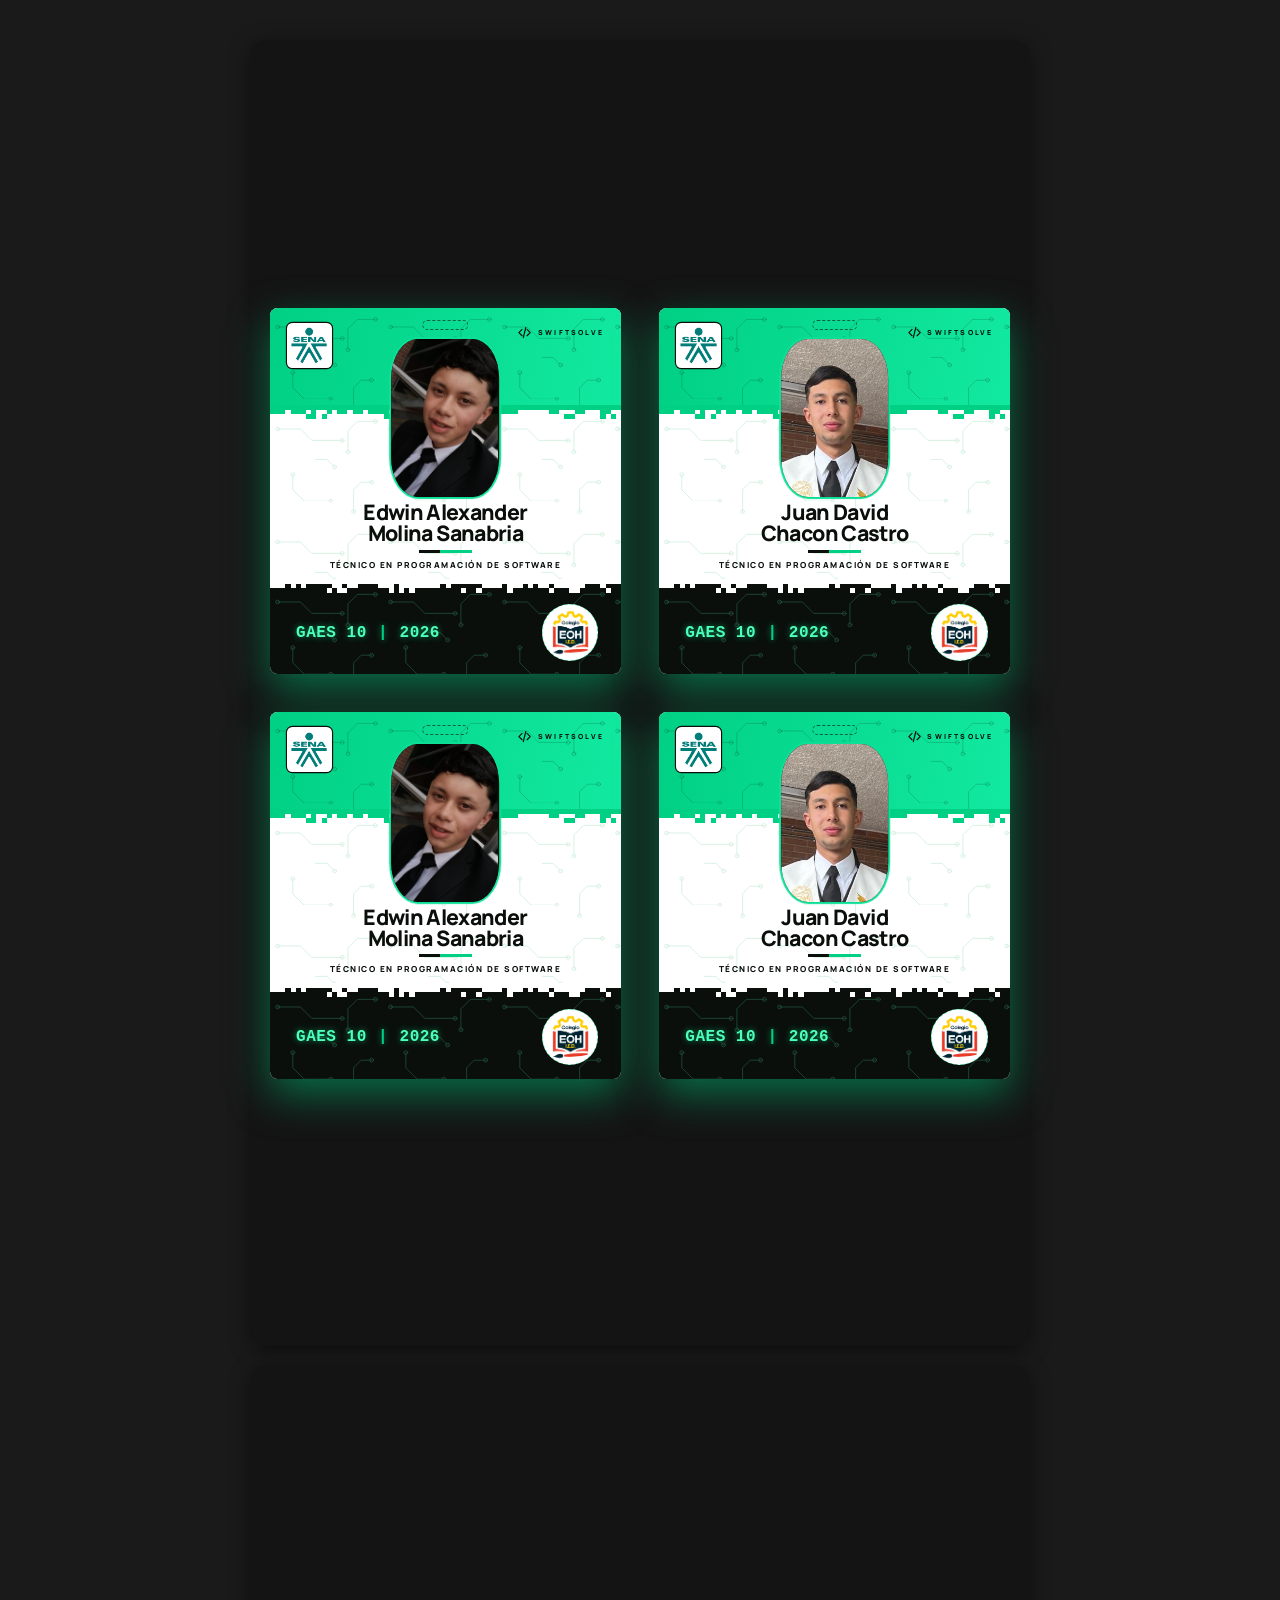
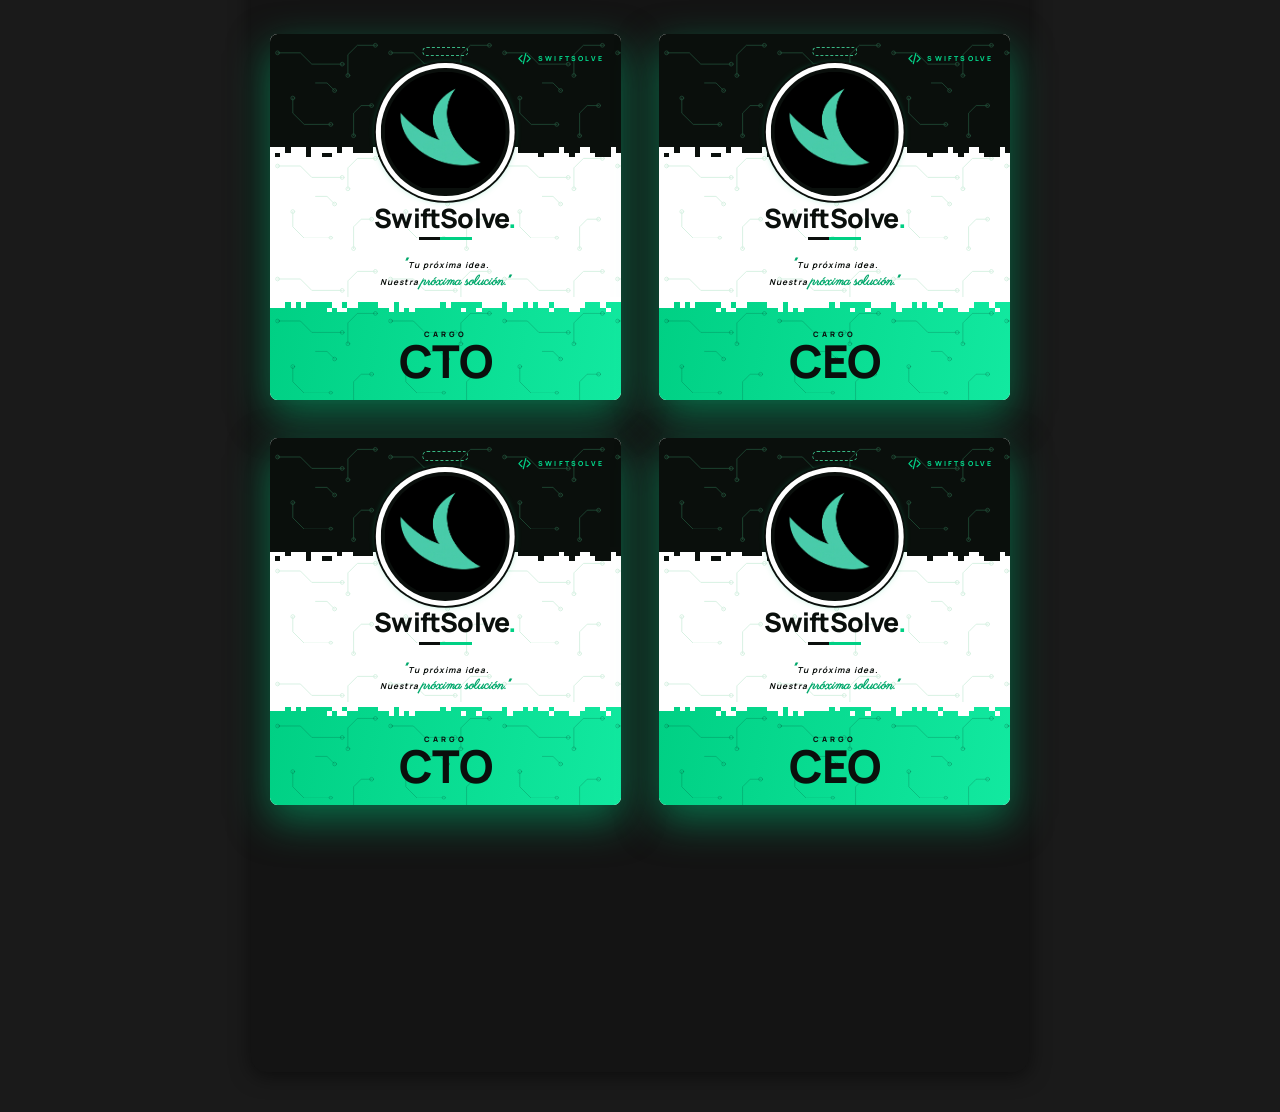
<file: impresos/escarapelas.html>
<!DOCTYPE html>
<html lang="es">
<head>
    <meta charset="UTF-8">
    <title>Escarapelas — SwiftSolve (Legal · 4 por hoja)</title>
    <link href="https://fonts.googleapis.com/css2?family=Parisienne&family=Manrope:wght@400;500;600;700;800&display=swap" rel="stylesheet">
    <style>
        /* ============================================================
           ESCARAPELA 93 × 97 mm — estilo SwiftSolve
           Hoja Legal · 4 escarapelas por página (2×2)
           Pág. 1: Frentes  [Edwin · Chacon] / [Edwin · Chacon]
           Pág. 2: Dorso    [Chacon · Edwin] / [Chacon · Edwin]
           ============================================================ */
        :root {
            --verde: #00d084; --verde-b: #4dffb8; --verde-d: #00a86b; --negro: #0a0f0c;

            --foto-top:      10.5;
            --foto-offset-x: 0;
            --foto-size:     38;

            --foto-zoom:     1.2;
            --foto-pan-x:    0;
            --foto-pan-y:    0;
            --foto-origin-x: 50;
            --foto-origin-y: 50;

            --foto-ring-1:     1.3;
            --foto-ring-2:     1.8;
            --foto-ring-color: #0BDF95;
        }

        * { margin: 0; padding: 0; box-sizing: border-box; -webkit-print-color-adjust: exact; print-color-adjust: exact; }

        html, body {
            background: #1a1a1a; padding: 20px; margin: 0;
            display: flex; flex-direction: column; align-items: center; gap: 20px; min-height: 100vh;
        }

        @page { size: legal; margin: 5mm; }

        /* ============================================================
           PÁGINA — grid 2×2 centrado en la hoja Legal
           ============================================================ */
        .pagina {
            width: 205.9mm;
            height: 345.6mm;
            display: grid;
            grid-template-columns: repeat(2, 93mm);
            grid-template-rows: repeat(2, 97mm);
            gap: 10mm;
            justify-content: center;
            align-content: center;
            page-break-after: always;
        }
        .pagina:last-child { page-break-after: auto; }

        .corte { position: relative; width: 93mm; height: 97mm; }

        .escarapela {
            width: 93mm; height: 97mm; position: relative; overflow: hidden;
            border-radius: 2mm; background: #fff; color: #f4f7f5;
            display: grid;
            box-shadow: 0 15px 40px rgba(0,168,107,0.6);
        }
        .frontal { grid-template-rows: 27mm 46mm 24mm; }
        .trasera { grid-template-rows: 30mm 41mm 26mm; }

        /* ---------- Bandas ---------- */
        .banda { position: relative; display: flex; min-height: 0; padding: 0 5mm; }
        .f-verde  { background: url("data:image/svg+xml,%3Csvg%20xmlns%3D%27http%3A%2F%2Fwww.w3.org%2F2000%2Fsvg%27%20viewBox%3D%270%200%20300%20300%27%3E%3Cg%20fill%3D%27none%27%20stroke%3D%27%23003d24%27%20stroke-width%3D%272.6%27%20stroke-opacity%3D%270.22%27%20stroke-linecap%3D%27round%27%20stroke-linejoin%3D%27round%27%3E%3Cpath%20d%3D%27M20%2050H80L110%2080H190%27%2F%3E%3Cpath%20d%3D%27M280%2030H230L205%2055V110%27%2F%3E%3Cpath%20d%3D%27M60%20170V210L90%20240H160%27%2F%3E%3Cpath%20d%3D%27M270%20190H240L220%20210V270%27%2F%3E%3Cpath%20d%3D%27M120%20130H150L170%20150%27%2F%3E%3Ccircle%20cx%3D%2720%27%20cy%3D%2750%27%20r%3D%275%27%2F%3E%3Ccircle%20cx%3D%27190%27%20cy%3D%2780%27%20r%3D%275%27%2F%3E%3Ccircle%20cx%3D%27280%27%20cy%3D%2730%27%20r%3D%275%27%2F%3E%3Ccircle%20cx%3D%27205%27%20cy%3D%27110%27%20r%3D%275%27%2F%3E%3Ccircle%20cx%3D%2760%27%20cy%3D%27170%27%20r%3D%275%27%2F%3E%3Ccircle%20cx%3D%27160%27%20cy%3D%27240%27%20r%3D%275%27%2F%3E%3Ccircle%20cx%3D%27270%27%20cy%3D%27190%27%20r%3D%275%27%2F%3E%3Ccircle%20cx%3D%27220%27%20cy%3D%27270%27%20r%3D%275%27%2F%3E%3Ccircle%20cx%3D%27170%27%20cy%3D%27150%27%20r%3D%275%27%2F%3E%3C%2Fg%3E%3C%2Fsvg%3E") 0 0 / 30mm 30mm repeat, linear-gradient(100deg, #00d084, #12e9a0); }
        .f-blanco { background: url("data:image/svg+xml,%3Csvg%20xmlns%3D%27http%3A%2F%2Fwww.w3.org%2F2000%2Fsvg%27%20viewBox%3D%270%200%20300%20300%27%3E%3Cg%20fill%3D%27none%27%20stroke%3D%27%23d7f1e3%27%20stroke-width%3D%272.6%27%20stroke-opacity%3D%271%27%20stroke-linecap%3D%27round%27%20stroke-linejoin%3D%27round%27%3E%3Cpath%20d%3D%27M20%2050H80L110%2080H190%27%2F%3E%3Cpath%20d%3D%27M280%2030H230L205%2055V110%27%2F%3E%3Cpath%20d%3D%27M60%20170V210L90%20240H160%27%2F%3E%3Cpath%20d%3D%27M270%20190H240L220%20210V270%27%2F%3E%3Cpath%20d%3D%27M120%20130H150L170%20150%27%2F%3E%3Ccircle%20cx%3D%2720%27%20cy%3D%2750%27%20r%3D%275%27%2F%3E%3Ccircle%20cx%3D%27190%27%20cy%3D%2780%27%20r%3D%275%27%2F%3E%3Ccircle%20cx%3D%27280%27%20cy%3D%2730%27%20r%3D%275%27%2F%3E%3Ccircle%20cx%3D%27205%27%20cy%3D%27110%27%20r%3D%275%27%2F%3E%3Ccircle%20cx%3D%2760%27%20cy%3D%27170%27%20r%3D%275%27%2F%3E%3Ccircle%20cx%3D%27160%27%20cy%3D%27240%27%20r%3D%275%27%2F%3E%3Ccircle%20cx%3D%27270%27%20cy%3D%27190%27%20r%3D%275%27%2F%3E%3Ccircle%20cx%3D%27220%27%20cy%3D%27270%27%20r%3D%275%27%2F%3E%3Ccircle%20cx%3D%27170%27%20cy%3D%27150%27%20r%3D%275%27%2F%3E%3C%2Fg%3E%3C%2Fsvg%3E") 0 0 / 30mm 30mm repeat, #ffffff; flex-direction: column; align-items: center; }
        .f-negro  { background: url("data:image/svg+xml,%3Csvg%20xmlns%3D%27http%3A%2F%2Fwww.w3.org%2F2000%2Fsvg%27%20viewBox%3D%270%200%20300%20300%27%3E%3Cg%20fill%3D%27none%27%20stroke%3D%27%231d4a35%27%20stroke-width%3D%272.4%27%20stroke-opacity%3D%270.9%27%20stroke-linecap%3D%27round%27%20stroke-linejoin%3D%27round%27%3E%3Cpath%20d%3D%27M20%2050H80L110%2080H190%27%2F%3E%3Cpath%20d%3D%27M280%2030H230L205%2055V110%27%2F%3E%3Cpath%20d%3D%27M60%20170V210L90%20240H160%27%2F%3E%3Cpath%20d%3D%27M270%20190H240L220%20210V270%27%2F%3E%3Cpath%20d%3D%27M120%20130H150L170%20150%27%2F%3E%3Ccircle%20cx%3D%2720%27%20cy%3D%2750%27%20r%3D%275%27%2F%3E%3Ccircle%20cx%3D%27190%27%20cy%3D%2780%27%20r%3D%275%27%2F%3E%3Ccircle%20cx%3D%27280%27%20cy%3D%2730%27%20r%3D%275%27%2F%3E%3Ccircle%20cx%3D%27205%27%20cy%3D%27110%27%20r%3D%275%27%2F%3E%3Ccircle%20cx%3D%2760%27%20cy%3D%27170%27%20r%3D%275%27%2F%3E%3Ccircle%20cx%3D%27160%27%20cy%3D%27240%27%20r%3D%275%27%2F%3E%3Ccircle%20cx%3D%27270%27%20cy%3D%27190%27%20r%3D%275%27%2F%3E%3Ccircle%20cx%3D%27220%27%20cy%3D%27270%27%20r%3D%275%27%2F%3E%3Ccircle%20cx%3D%27170%27%20cy%3D%27150%27%20r%3D%275%27%2F%3E%3C%2Fg%3E%3C%2Fsvg%3E") 0 0 / 30mm 30mm repeat, #0a0f0c; }

        .escarapela::before, .escarapela::after {
            content: ''; position: absolute; left: 0; width: 93mm; height: 3.75mm;
            background-size: 100% 100%; background-repeat: no-repeat; z-index: 1; pointer-events: none;
        }
        .frontal::before { top: 25.75mm; background-image: url("data:image/svg+xml,%3Csvg%20xmlns%3D%27http%3A%2F%2Fwww.w3.org%2F2000%2Fsvg%27%20viewBox%3D%270%200%20850%2037.5%27%20preserveAspectRatio%3D%27none%27%20shape-rendering%3D%27crispEdges%27%3E%3Crect%20x%3D%270%27%20y%3D%270.0%27%20width%3D%27850%27%20height%3D%2712.5%27%20fill%3D%27%2300d084%27%2F%3E%3Crect%20x%3D%270.0%27%20y%3D%2712.5%27%20width%3D%2712.5%27%20height%3D%2712.5%27%20fill%3D%27%2300d084%27%2F%3E%3Crect%20x%3D%2712.5%27%20y%3D%2712.5%27%20width%3D%2712.5%27%20height%3D%2712.5%27%20fill%3D%27%2300d084%27%2F%3E%3Crect%20x%3D%2725.0%27%20y%3D%2712.5%27%20width%3D%2712.5%27%20height%3D%2712.5%27%20fill%3D%27%2300d084%27%2F%3E%3Crect%20x%3D%2750.0%27%20y%3D%2712.5%27%20width%3D%2712.5%27%20height%3D%2712.5%27%20fill%3D%27%2300d084%27%2F%3E%3Crect%20x%3D%2762.5%27%20y%3D%2712.5%27%20width%3D%2712.5%27%20height%3D%2712.5%27%20fill%3D%27%2300d084%27%2F%3E%3Crect%20x%3D%2775.0%27%20y%3D%2712.5%27%20width%3D%2712.5%27%20height%3D%2712.5%27%20fill%3D%27%2300d084%27%2F%3E%3Crect%20x%3D%27100.0%27%20y%3D%2712.5%27%20width%3D%2712.5%27%20height%3D%2712.5%27%20fill%3D%27%2300d084%27%2F%3E%3Crect%20x%3D%27137.5%27%20y%3D%2712.5%27%20width%3D%2712.5%27%20height%3D%2712.5%27%20fill%3D%27%2300d084%27%2F%3E%3Crect%20x%3D%27162.5%27%20y%3D%2712.5%27%20width%3D%2712.5%27%20height%3D%2712.5%27%20fill%3D%27%2300d084%27%2F%3E%3Crect%20x%3D%27175.0%27%20y%3D%2712.5%27%20width%3D%2712.5%27%20height%3D%2712.5%27%20fill%3D%27%2300d084%27%2F%3E%3Crect%20x%3D%27200.0%27%20y%3D%2712.5%27%20width%3D%2712.5%27%20height%3D%2712.5%27%20fill%3D%27%2300d084%27%2F%3E%3Crect%20x%3D%27212.5%27%20y%3D%2712.5%27%20width%3D%2712.5%27%20height%3D%2712.5%27%20fill%3D%27%2300d084%27%2F%3E%3Crect%20x%3D%27237.5%27%20y%3D%2712.5%27%20width%3D%2712.5%27%20height%3D%2712.5%27%20fill%3D%27%2300d084%27%2F%3E%3Crect%20x%3D%27250.0%27%20y%3D%2712.5%27%20width%3D%2712.5%27%20height%3D%2712.5%27%20fill%3D%27%2300d084%27%2F%3E%3Crect%20x%3D%27262.5%27%20y%3D%2712.5%27%20width%3D%2712.5%27%20height%3D%2712.5%27%20fill%3D%27%2300d084%27%2F%3E%3Crect%20x%3D%27275.0%27%20y%3D%2712.5%27%20width%3D%2712.5%27%20height%3D%2712.5%27%20fill%3D%27%2300d084%27%2F%3E%3Crect%20x%3D%27300.0%27%20y%3D%2712.5%27%20width%3D%2712.5%27%20height%3D%2712.5%27%20fill%3D%27%2300d084%27%2F%3E%3Crect%20x%3D%27312.5%27%20y%3D%2712.5%27%20width%3D%2712.5%27%20height%3D%2712.5%27%20fill%3D%27%2300d084%27%2F%3E%3Crect%20x%3D%27375.0%27%20y%3D%2712.5%27%20width%3D%2712.5%27%20height%3D%2712.5%27%20fill%3D%27%2300d084%27%2F%3E%3Crect%20x%3D%27387.5%27%20y%3D%2712.5%27%20width%3D%2712.5%27%20height%3D%2712.5%27%20fill%3D%27%2300d084%27%2F%3E%3Crect%20x%3D%27425.0%27%20y%3D%2712.5%27%20width%3D%2712.5%27%20height%3D%2712.5%27%20fill%3D%27%2300d084%27%2F%3E%3Crect%20x%3D%27475.0%27%20y%3D%2712.5%27%20width%3D%2712.5%27%20height%3D%2712.5%27%20fill%3D%27%2300d084%27%2F%3E%3Crect%20x%3D%27512.5%27%20y%3D%2712.5%27%20width%3D%2712.5%27%20height%3D%2712.5%27%20fill%3D%27%2300d084%27%2F%3E%3Crect%20x%3D%27537.5%27%20y%3D%2712.5%27%20width%3D%2712.5%27%20height%3D%2712.5%27%20fill%3D%27%2300d084%27%2F%3E%3Crect%20x%3D%27550.0%27%20y%3D%2712.5%27%20width%3D%2712.5%27%20height%3D%2712.5%27%20fill%3D%27%2300d084%27%2F%3E%3Crect%20x%3D%27562.5%27%20y%3D%2712.5%27%20width%3D%2712.5%27%20height%3D%2712.5%27%20fill%3D%27%2300d084%27%2F%3E%3Crect%20x%3D%27575.0%27%20y%3D%2712.5%27%20width%3D%2712.5%27%20height%3D%2712.5%27%20fill%3D%27%2300d084%27%2F%3E%3Crect%20x%3D%27587.5%27%20y%3D%2712.5%27%20width%3D%2712.5%27%20height%3D%2712.5%27%20fill%3D%27%2300d084%27%2F%3E%3Crect%20x%3D%27675.0%27%20y%3D%2712.5%27%20width%3D%2712.5%27%20height%3D%2712.5%27%20fill%3D%27%2300d084%27%2F%3E%3Crect%20x%3D%27687.5%27%20y%3D%2712.5%27%20width%3D%2712.5%27%20height%3D%2712.5%27%20fill%3D%27%2300d084%27%2F%3E%3Crect%20x%3D%27737.5%27%20y%3D%2712.5%27%20width%3D%2712.5%27%20height%3D%2712.5%27%20fill%3D%27%2300d084%27%2F%3E%3Crect%20x%3D%27750.0%27%20y%3D%2712.5%27%20width%3D%2712.5%27%20height%3D%2712.5%27%20fill%3D%27%2300d084%27%2F%3E%3Crect%20x%3D%27800.0%27%20y%3D%2712.5%27%20width%3D%2712.5%27%20height%3D%2712.5%27%20fill%3D%27%2300d084%27%2F%3E%3Crect%20x%3D%27812.5%27%20y%3D%2712.5%27%20width%3D%2712.5%27%20height%3D%2712.5%27%20fill%3D%27%2300d084%27%2F%3E%3Crect%20x%3D%2787.5%27%20y%3D%2725.0%27%20width%3D%2712.5%27%20height%3D%2712.5%27%20fill%3D%27%2300d084%27%2F%3E%3Crect%20x%3D%27100.0%27%20y%3D%2725.0%27%20width%3D%2712.5%27%20height%3D%2712.5%27%20fill%3D%27%2300d084%27%2F%3E%3Crect%20x%3D%27125.0%27%20y%3D%2725.0%27%20width%3D%2712.5%27%20height%3D%2712.5%27%20fill%3D%27%2300d084%27%2F%3E%3Crect%20x%3D%27275.0%27%20y%3D%2725.0%27%20width%3D%2712.5%27%20height%3D%2712.5%27%20fill%3D%27%2300d084%27%2F%3E%3Crect%20x%3D%27287.5%27%20y%3D%2725.0%27%20width%3D%2712.5%27%20height%3D%2712.5%27%20fill%3D%27%2300d084%27%2F%3E%3Crect%20x%3D%27300.0%27%20y%3D%2725.0%27%20width%3D%2712.5%27%20height%3D%2712.5%27%20fill%3D%27%2300d084%27%2F%3E%3Crect%20x%3D%27412.5%27%20y%3D%2725.0%27%20width%3D%2712.5%27%20height%3D%2712.5%27%20fill%3D%27%2300d084%27%2F%3E%3Crect%20x%3D%27450.0%27%20y%3D%2725.0%27%20width%3D%2712.5%27%20height%3D%2712.5%27%20fill%3D%27%2300d084%27%2F%3E%3Crect%20x%3D%27462.5%27%20y%3D%2725.0%27%20width%3D%2712.5%27%20height%3D%2712.5%27%20fill%3D%27%2300d084%27%2F%3E%3Crect%20x%3D%27475.0%27%20y%3D%2725.0%27%20width%3D%2712.5%27%20height%3D%2712.5%27%20fill%3D%27%2300d084%27%2F%3E%3Crect%20x%3D%27500.0%27%20y%3D%2725.0%27%20width%3D%2712.5%27%20height%3D%2712.5%27%20fill%3D%27%2300d084%27%2F%3E%3Crect%20x%3D%27712.5%27%20y%3D%2725.0%27%20width%3D%2712.5%27%20height%3D%2712.5%27%20fill%3D%27%2300d084%27%2F%3E%3Crect%20x%3D%27725.0%27%20y%3D%2725.0%27%20width%3D%2712.5%27%20height%3D%2712.5%27%20fill%3D%27%2300d084%27%2F%3E%3Crect%20x%3D%27800.0%27%20y%3D%2725.0%27%20width%3D%2712.5%27%20height%3D%2712.5%27%20fill%3D%27%2300d084%27%2F%3E%3Crect%20x%3D%27825.0%27%20y%3D%2725.0%27%20width%3D%2712.5%27%20height%3D%2712.5%27%20fill%3D%27%2300d084%27%2F%3E%3C%2Fsvg%3E"); }
        .frontal::after  { top: 71.75mm; background-image: url("data:image/svg+xml,%3Csvg%20xmlns%3D%27http%3A%2F%2Fwww.w3.org%2F2000%2Fsvg%27%20viewBox%3D%270%200%20850%2037.5%27%20preserveAspectRatio%3D%27none%27%20shape-rendering%3D%27crispEdges%27%3E%3Crect%20x%3D%270%27%20y%3D%270.0%27%20width%3D%27850%27%20height%3D%2712.5%27%20fill%3D%27%23ffffff%27%2F%3E%3Crect%20x%3D%270.0%27%20y%3D%2712.5%27%20width%3D%2712.5%27%20height%3D%2712.5%27%20fill%3D%27%23ffffff%27%2F%3E%3Crect%20x%3D%2712.5%27%20y%3D%2712.5%27%20width%3D%2712.5%27%20height%3D%2712.5%27%20fill%3D%27%23ffffff%27%2F%3E%3Crect%20x%3D%2725.0%27%20y%3D%2712.5%27%20width%3D%2712.5%27%20height%3D%2712.5%27%20fill%3D%27%23ffffff%27%2F%3E%3Crect%20x%3D%2750.0%27%20y%3D%2712.5%27%20width%3D%2712.5%27%20height%3D%2712.5%27%20fill%3D%27%23ffffff%27%2F%3E%3Crect%20x%3D%2775.0%27%20y%3D%2712.5%27%20width%3D%2712.5%27%20height%3D%2712.5%27%20fill%3D%27%23ffffff%27%2F%3E%3Crect%20x%3D%27150.0%27%20y%3D%2712.5%27%20width%3D%2712.5%27%20height%3D%2712.5%27%20fill%3D%27%23ffffff%27%2F%3E%3Crect%20x%3D%27162.5%27%20y%3D%2712.5%27%20width%3D%2712.5%27%20height%3D%2712.5%27%20fill%3D%27%23ffffff%27%2F%3E%3Crect%20x%3D%27187.5%27%20y%3D%2712.5%27%20width%3D%2712.5%27%20height%3D%2712.5%27%20fill%3D%27%23ffffff%27%2F%3E%3Crect%20x%3D%27200.0%27%20y%3D%2712.5%27%20width%3D%2712.5%27%20height%3D%2712.5%27%20fill%3D%27%23ffffff%27%2F%3E%3Crect%20x%3D%27262.5%27%20y%3D%2712.5%27%20width%3D%2712.5%27%20height%3D%2712.5%27%20fill%3D%27%23ffffff%27%2F%3E%3Crect%20x%3D%27275.0%27%20y%3D%2712.5%27%20width%3D%2712.5%27%20height%3D%2712.5%27%20fill%3D%27%23ffffff%27%2F%3E%3Crect%20x%3D%27287.5%27%20y%3D%2712.5%27%20width%3D%2712.5%27%20height%3D%2712.5%27%20fill%3D%27%23ffffff%27%2F%3E%3Crect%20x%3D%27312.5%27%20y%3D%2712.5%27%20width%3D%2712.5%27%20height%3D%2712.5%27%20fill%3D%27%23ffffff%27%2F%3E%3Crect%20x%3D%27325.0%27%20y%3D%2712.5%27%20width%3D%2712.5%27%20height%3D%2712.5%27%20fill%3D%27%23ffffff%27%2F%3E%3Crect%20x%3D%27337.5%27%20y%3D%2712.5%27%20width%3D%2712.5%27%20height%3D%2712.5%27%20fill%3D%27%23ffffff%27%2F%3E%3Crect%20x%3D%27350.0%27%20y%3D%2712.5%27%20width%3D%2712.5%27%20height%3D%2712.5%27%20fill%3D%27%23ffffff%27%2F%3E%3Crect%20x%3D%27362.5%27%20y%3D%2712.5%27%20width%3D%2712.5%27%20height%3D%2712.5%27%20fill%3D%27%23ffffff%27%2F%3E%3Crect%20x%3D%27375.0%27%20y%3D%2712.5%27%20width%3D%2712.5%27%20height%3D%2712.5%27%20fill%3D%27%23ffffff%27%2F%3E%3Crect%20x%3D%27387.5%27%20y%3D%2712.5%27%20width%3D%2712.5%27%20height%3D%2712.5%27%20fill%3D%27%23ffffff%27%2F%3E%3Crect%20x%3D%27400.0%27%20y%3D%2712.5%27%20width%3D%2712.5%27%20height%3D%2712.5%27%20fill%3D%27%23ffffff%27%2F%3E%3Crect%20x%3D%27425.0%27%20y%3D%2712.5%27%20width%3D%2712.5%27%20height%3D%2712.5%27%20fill%3D%27%23ffffff%27%2F%3E%3Crect%20x%3D%27512.5%27%20y%3D%2712.5%27%20width%3D%2712.5%27%20height%3D%2712.5%27%20fill%3D%27%23ffffff%27%2F%3E%3Crect%20x%3D%27525.0%27%20y%3D%2712.5%27%20width%3D%2712.5%27%20height%3D%2712.5%27%20fill%3D%27%23ffffff%27%2F%3E%3Crect%20x%3D%27537.5%27%20y%3D%2712.5%27%20width%3D%2712.5%27%20height%3D%2712.5%27%20fill%3D%27%23ffffff%27%2F%3E%3Crect%20x%3D%27550.0%27%20y%3D%2712.5%27%20width%3D%2712.5%27%20height%3D%2712.5%27%20fill%3D%27%23ffffff%27%2F%3E%3Crect%20x%3D%27575.0%27%20y%3D%2712.5%27%20width%3D%2712.5%27%20height%3D%2712.5%27%20fill%3D%27%23ffffff%27%2F%3E%3Crect%20x%3D%27587.5%27%20y%3D%2712.5%27%20width%3D%2712.5%27%20height%3D%2712.5%27%20fill%3D%27%23ffffff%27%2F%3E%3Crect%20x%3D%27600.0%27%20y%3D%2712.5%27%20width%3D%2712.5%27%20height%3D%2712.5%27%20fill%3D%27%23ffffff%27%2F%3E%3Crect%20x%3D%27625.0%27%20y%3D%2712.5%27%20width%3D%2712.5%27%20height%3D%2712.5%27%20fill%3D%27%23ffffff%27%2F%3E%3Crect%20x%3D%27650.0%27%20y%3D%2712.5%27%20width%3D%2712.5%27%20height%3D%2712.5%27%20fill%3D%27%23ffffff%27%2F%3E%3Crect%20x%3D%27662.5%27%20y%3D%2712.5%27%20width%3D%2712.5%27%20height%3D%2712.5%27%20fill%3D%27%23ffffff%27%2F%3E%3Crect%20x%3D%27687.5%27%20y%3D%2712.5%27%20width%3D%2712.5%27%20height%3D%2712.5%27%20fill%3D%27%23ffffff%27%2F%3E%3Crect%20x%3D%27700.0%27%20y%3D%2712.5%27%20width%3D%2712.5%27%20height%3D%2712.5%27%20fill%3D%27%23ffffff%27%2F%3E%3Crect%20x%3D%27712.5%27%20y%3D%2712.5%27%20width%3D%2712.5%27%20height%3D%2712.5%27%20fill%3D%27%23ffffff%27%2F%3E%3Crect%20x%3D%27725.0%27%20y%3D%2712.5%27%20width%3D%2712.5%27%20height%3D%2712.5%27%20fill%3D%27%23ffffff%27%2F%3E%3Crect%20x%3D%27737.5%27%20y%3D%2712.5%27%20width%3D%2712.5%27%20height%3D%2712.5%27%20fill%3D%27%23ffffff%27%2F%3E%3Crect%20x%3D%27750.0%27%20y%3D%2712.5%27%20width%3D%2712.5%27%20height%3D%2712.5%27%20fill%3D%27%23ffffff%27%2F%3E%3Crect%20x%3D%27800.0%27%20y%3D%2712.5%27%20width%3D%2712.5%27%20height%3D%2712.5%27%20fill%3D%27%23ffffff%27%2F%3E%3Crect%20x%3D%27137.5%27%20y%3D%2725.0%27%20width%3D%2712.5%27%20height%3D%2712.5%27%20fill%3D%27%23ffffff%27%2F%3E%3Crect%20x%3D%27162.5%27%20y%3D%2725.0%27%20width%3D%2712.5%27%20height%3D%2712.5%27%20fill%3D%27%23ffffff%27%2F%3E%3Crect%20x%3D%27175.0%27%20y%3D%2725.0%27%20width%3D%2712.5%27%20height%3D%2712.5%27%20fill%3D%27%23ffffff%27%2F%3E%3Crect%20x%3D%27287.5%27%20y%3D%2725.0%27%20width%3D%2712.5%27%20height%3D%2712.5%27%20fill%3D%27%23ffffff%27%2F%3E%3Crect%20x%3D%27312.5%27%20y%3D%2725.0%27%20width%3D%2712.5%27%20height%3D%2712.5%27%20fill%3D%27%23ffffff%27%2F%3E%3Crect%20x%3D%27337.5%27%20y%3D%2725.0%27%20width%3D%2712.5%27%20height%3D%2712.5%27%20fill%3D%27%23ffffff%27%2F%3E%3Crect%20x%3D%27462.5%27%20y%3D%2725.0%27%20width%3D%2712.5%27%20height%3D%2712.5%27%20fill%3D%27%23ffffff%27%2F%3E%3Crect%20x%3D%27500.0%27%20y%3D%2725.0%27%20width%3D%2712.5%27%20height%3D%2712.5%27%20fill%3D%27%23ffffff%27%2F%3E%3Crect%20x%3D%27575.0%27%20y%3D%2725.0%27%20width%3D%2712.5%27%20height%3D%2712.5%27%20fill%3D%27%23ffffff%27%2F%3E%3Crect%20x%3D%27675.0%27%20y%3D%2725.0%27%20width%3D%2712.5%27%20height%3D%2712.5%27%20fill%3D%27%23ffffff%27%2F%3E%3Crect%20x%3D%27725.0%27%20y%3D%2725.0%27%20width%3D%2712.5%27%20height%3D%2712.5%27%20fill%3D%27%23ffffff%27%2F%3E%3Crect%20x%3D%27737.5%27%20y%3D%2725.0%27%20width%3D%2712.5%27%20height%3D%2712.5%27%20fill%3D%27%23ffffff%27%2F%3E%3Crect%20x%3D%27812.5%27%20y%3D%2725.0%27%20width%3D%2712.5%27%20height%3D%2712.5%27%20fill%3D%27%23ffffff%27%2F%3E%3C%2Fsvg%3E"); }
        .trasera::before { top: 28.75mm; background-image: url("data:image/svg+xml,%3Csvg%20xmlns%3D%27http%3A%2F%2Fwww.w3.org%2F2000%2Fsvg%27%20viewBox%3D%270%200%20850%2037.5%27%20preserveAspectRatio%3D%27none%27%20shape-rendering%3D%27crispEdges%27%3E%3Crect%20x%3D%270%27%20y%3D%270.0%27%20width%3D%27850%27%20height%3D%2712.5%27%20fill%3D%27%230a0f0c%27%2F%3E%3Crect%20x%3D%2737.5%27%20y%3D%2712.5%27%20width%3D%2712.5%27%20height%3D%2712.5%27%20fill%3D%27%230a0f0c%27%2F%3E%3Crect%20x%3D%2787.5%27%20y%3D%2712.5%27%20width%3D%2712.5%27%20height%3D%2712.5%27%20fill%3D%27%230a0f0c%27%2F%3E%3Crect%20x%3D%27162.5%27%20y%3D%2712.5%27%20width%3D%2712.5%27%20height%3D%2712.5%27%20fill%3D%27%230a0f0c%27%2F%3E%3Crect%20x%3D%27200.0%27%20y%3D%2712.5%27%20width%3D%2712.5%27%20height%3D%2712.5%27%20fill%3D%27%230a0f0c%27%2F%3E%3Crect%20x%3D%27212.5%27%20y%3D%2712.5%27%20width%3D%2712.5%27%20height%3D%2712.5%27%20fill%3D%27%230a0f0c%27%2F%3E%3Crect%20x%3D%27225.0%27%20y%3D%2712.5%27%20width%3D%2712.5%27%20height%3D%2712.5%27%20fill%3D%27%230a0f0c%27%2F%3E%3Crect%20x%3D%27237.5%27%20y%3D%2712.5%27%20width%3D%2712.5%27%20height%3D%2712.5%27%20fill%3D%27%230a0f0c%27%2F%3E%3Crect%20x%3D%27275.0%27%20y%3D%2712.5%27%20width%3D%2712.5%27%20height%3D%2712.5%27%20fill%3D%27%230a0f0c%27%2F%3E%3Crect%20x%3D%27337.5%27%20y%3D%2712.5%27%20width%3D%2712.5%27%20height%3D%2712.5%27%20fill%3D%27%230a0f0c%27%2F%3E%3Crect%20x%3D%27350.0%27%20y%3D%2712.5%27%20width%3D%2712.5%27%20height%3D%2712.5%27%20fill%3D%27%230a0f0c%27%2F%3E%3Crect%20x%3D%27375.0%27%20y%3D%2712.5%27%20width%3D%2712.5%27%20height%3D%2712.5%27%20fill%3D%27%230a0f0c%27%2F%3E%3Crect%20x%3D%27387.5%27%20y%3D%2712.5%27%20width%3D%2712.5%27%20height%3D%2712.5%27%20fill%3D%27%230a0f0c%27%2F%3E%3Crect%20x%3D%27425.0%27%20y%3D%2712.5%27%20width%3D%2712.5%27%20height%3D%2712.5%27%20fill%3D%27%230a0f0c%27%2F%3E%3Crect%20x%3D%27437.5%27%20y%3D%2712.5%27%20width%3D%2712.5%27%20height%3D%2712.5%27%20fill%3D%27%230a0f0c%27%2F%3E%3Crect%20x%3D%27450.0%27%20y%3D%2712.5%27%20width%3D%2712.5%27%20height%3D%2712.5%27%20fill%3D%27%230a0f0c%27%2F%3E%3Crect%20x%3D%27462.5%27%20y%3D%2712.5%27%20width%3D%2712.5%27%20height%3D%2712.5%27%20fill%3D%27%230a0f0c%27%2F%3E%3Crect%20x%3D%27475.0%27%20y%3D%2712.5%27%20width%3D%2712.5%27%20height%3D%2712.5%27%20fill%3D%27%230a0f0c%27%2F%3E%3Crect%20x%3D%27500.0%27%20y%3D%2712.5%27%20width%3D%2712.5%27%20height%3D%2712.5%27%20fill%3D%27%230a0f0c%27%2F%3E%3Crect%20x%3D%27512.5%27%20y%3D%2712.5%27%20width%3D%2712.5%27%20height%3D%2712.5%27%20fill%3D%27%230a0f0c%27%2F%3E%3Crect%20x%3D%27525.0%27%20y%3D%2712.5%27%20width%3D%2712.5%27%20height%3D%2712.5%27%20fill%3D%27%230a0f0c%27%2F%3E%3Crect%20x%3D%27537.5%27%20y%3D%2712.5%27%20width%3D%2712.5%27%20height%3D%2712.5%27%20fill%3D%27%230a0f0c%27%2F%3E%3Crect%20x%3D%27550.0%27%20y%3D%2712.5%27%20width%3D%2712.5%27%20height%3D%2712.5%27%20fill%3D%27%230a0f0c%27%2F%3E%3Crect%20x%3D%27600.0%27%20y%3D%2712.5%27%20width%3D%2712.5%27%20height%3D%2712.5%27%20fill%3D%27%230a0f0c%27%2F%3E%3Crect%20x%3D%27612.5%27%20y%3D%2712.5%27%20width%3D%2712.5%27%20height%3D%2712.5%27%20fill%3D%27%230a0f0c%27%2F%3E%3Crect%20x%3D%27625.0%27%20y%3D%2712.5%27%20width%3D%2712.5%27%20height%3D%2712.5%27%20fill%3D%27%230a0f0c%27%2F%3E%3Crect%20x%3D%27637.5%27%20y%3D%2712.5%27%20width%3D%2712.5%27%20height%3D%2712.5%27%20fill%3D%27%230a0f0c%27%2F%3E%3Crect%20x%3D%27650.0%27%20y%3D%2712.5%27%20width%3D%2712.5%27%20height%3D%2712.5%27%20fill%3D%27%230a0f0c%27%2F%3E%3Crect%20x%3D%27662.5%27%20y%3D%2712.5%27%20width%3D%2712.5%27%20height%3D%2712.5%27%20fill%3D%27%230a0f0c%27%2F%3E%3Crect%20x%3D%27675.0%27%20y%3D%2712.5%27%20width%3D%2712.5%27%20height%3D%2712.5%27%20fill%3D%27%230a0f0c%27%2F%3E%3Crect%20x%3D%27687.5%27%20y%3D%2712.5%27%20width%3D%2712.5%27%20height%3D%2712.5%27%20fill%3D%27%230a0f0c%27%2F%3E%3Crect%20x%3D%27712.5%27%20y%3D%2712.5%27%20width%3D%2712.5%27%20height%3D%2712.5%27%20fill%3D%27%230a0f0c%27%2F%3E%3Crect%20x%3D%27725.0%27%20y%3D%2712.5%27%20width%3D%2712.5%27%20height%3D%2712.5%27%20fill%3D%27%230a0f0c%27%2F%3E%3Crect%20x%3D%27737.5%27%20y%3D%2712.5%27%20width%3D%2712.5%27%20height%3D%2712.5%27%20fill%3D%27%230a0f0c%27%2F%3E%3Crect%20x%3D%27775.0%27%20y%3D%2712.5%27%20width%3D%2712.5%27%20height%3D%2712.5%27%20fill%3D%27%230a0f0c%27%2F%3E%3Crect%20x%3D%27787.5%27%20y%3D%2712.5%27%20width%3D%2712.5%27%20height%3D%2712.5%27%20fill%3D%27%230a0f0c%27%2F%3E%3Crect%20x%3D%27800.0%27%20y%3D%2712.5%27%20width%3D%2712.5%27%20height%3D%2712.5%27%20fill%3D%27%230a0f0c%27%2F%3E%3Crect%20x%3D%27812.5%27%20y%3D%2712.5%27%20width%3D%2712.5%27%20height%3D%2712.5%27%20fill%3D%27%230a0f0c%27%2F%3E%3Crect%20x%3D%27837.5%27%20y%3D%2712.5%27%20width%3D%2712.5%27%20height%3D%2712.5%27%20fill%3D%27%230a0f0c%27%2F%3E%3Crect%20x%3D%2712.5%27%20y%3D%2725.0%27%20width%3D%2712.5%27%20height%3D%2712.5%27%20fill%3D%27%230a0f0c%27%2F%3E%3Crect%20x%3D%2787.5%27%20y%3D%2725.0%27%20width%3D%2712.5%27%20height%3D%2712.5%27%20fill%3D%27%230a0f0c%27%2F%3E%3Crect%20x%3D%27125.0%27%20y%3D%2725.0%27%20width%3D%2712.5%27%20height%3D%2712.5%27%20fill%3D%27%230a0f0c%27%2F%3E%3Crect%20x%3D%27137.5%27%20y%3D%2725.0%27%20width%3D%2712.5%27%20height%3D%2712.5%27%20fill%3D%27%230a0f0c%27%2F%3E%3Crect%20x%3D%27262.5%27%20y%3D%2725.0%27%20width%3D%2712.5%27%20height%3D%2712.5%27%20fill%3D%27%230a0f0c%27%2F%3E%3Crect%20x%3D%27312.5%27%20y%3D%2725.0%27%20width%3D%2712.5%27%20height%3D%2712.5%27%20fill%3D%27%230a0f0c%27%2F%3E%3Crect%20x%3D%27562.5%27%20y%3D%2725.0%27%20width%3D%2712.5%27%20height%3D%2712.5%27%20fill%3D%27%230a0f0c%27%2F%3E%3Crect%20x%3D%27650.0%27%20y%3D%2725.0%27%20width%3D%2712.5%27%20height%3D%2712.5%27%20fill%3D%27%230a0f0c%27%2F%3E%3Crect%20x%3D%27725.0%27%20y%3D%2725.0%27%20width%3D%2712.5%27%20height%3D%2712.5%27%20fill%3D%27%230a0f0c%27%2F%3E%3Crect%20x%3D%27787.5%27%20y%3D%2725.0%27%20width%3D%2712.5%27%20height%3D%2712.5%27%20fill%3D%27%230a0f0c%27%2F%3E%3Crect%20x%3D%27800.0%27%20y%3D%2725.0%27%20width%3D%2712.5%27%20height%3D%2712.5%27%20fill%3D%27%230a0f0c%27%2F%3E%3Crect%20x%3D%27812.5%27%20y%3D%2725.0%27%20width%3D%2712.5%27%20height%3D%2712.5%27%20fill%3D%27%230a0f0c%27%2F%3E%3C%2Fsvg%3E"); }
        .trasera::after  { top: 69.75mm; background-image: url("data:image/svg+xml,%3Csvg%20xmlns%3D%27http%3A%2F%2Fwww.w3.org%2F2000%2Fsvg%27%20viewBox%3D%270%200%20850%2037.5%27%20preserveAspectRatio%3D%27none%27%20shape-rendering%3D%27crispEdges%27%3E%3Crect%20x%3D%270%27%20y%3D%270.0%27%20width%3D%27850%27%20height%3D%2712.5%27%20fill%3D%27%23ffffff%27%2F%3E%3Crect%20x%3D%270.0%27%20y%3D%2712.5%27%20width%3D%2712.5%27%20height%3D%2712.5%27%20fill%3D%27%23ffffff%27%2F%3E%3Crect%20x%3D%2712.5%27%20y%3D%2712.5%27%20width%3D%2712.5%27%20height%3D%2712.5%27%20fill%3D%27%23ffffff%27%2F%3E%3Crect%20x%3D%2725.0%27%20y%3D%2712.5%27%20width%3D%2712.5%27%20height%3D%2712.5%27%20fill%3D%27%23ffffff%27%2F%3E%3Crect%20x%3D%2750.0%27%20y%3D%2712.5%27%20width%3D%2712.5%27%20height%3D%2712.5%27%20fill%3D%27%23ffffff%27%2F%3E%3Crect%20x%3D%2775.0%27%20y%3D%2712.5%27%20width%3D%2712.5%27%20height%3D%2712.5%27%20fill%3D%27%23ffffff%27%2F%3E%3Crect%20x%3D%27150.0%27%20y%3D%2712.5%27%20width%3D%2712.5%27%20height%3D%2712.5%27%20fill%3D%27%23ffffff%27%2F%3E%3Crect%20x%3D%27162.5%27%20y%3D%2712.5%27%20width%3D%2712.5%27%20height%3D%2712.5%27%20fill%3D%27%23ffffff%27%2F%3E%3Crect%20x%3D%27187.5%27%20y%3D%2712.5%27%20width%3D%2712.5%27%20height%3D%2712.5%27%20fill%3D%27%23ffffff%27%2F%3E%3Crect%20x%3D%27200.0%27%20y%3D%2712.5%27%20width%3D%2712.5%27%20height%3D%2712.5%27%20fill%3D%27%23ffffff%27%2F%3E%3Crect%20x%3D%27262.5%27%20y%3D%2712.5%27%20width%3D%2712.5%27%20height%3D%2712.5%27%20fill%3D%27%23ffffff%27%2F%3E%3Crect%20x%3D%27275.0%27%20y%3D%2712.5%27%20width%3D%2712.5%27%20height%3D%2712.5%27%20fill%3D%27%23ffffff%27%2F%3E%3Crect%20x%3D%27287.5%27%20y%3D%2712.5%27%20width%3D%2712.5%27%20height%3D%2712.5%27%20fill%3D%27%23ffffff%27%2F%3E%3Crect%20x%3D%27312.5%27%20y%3D%2712.5%27%20width%3D%2712.5%27%20height%3D%2712.5%27%20fill%3D%27%23ffffff%27%2F%3E%3Crect%20x%3D%27325.0%27%20y%3D%2712.5%27%20width%3D%2712.5%27%20height%3D%2712.5%27%20fill%3D%27%23ffffff%27%2F%3E%3Crect%20x%3D%27337.5%27%20y%3D%2712.5%27%20width%3D%2712.5%27%20height%3D%2712.5%27%20fill%3D%27%23ffffff%27%2F%3E%3Crect%20x%3D%27350.0%27%20y%3D%2712.5%27%20width%3D%2712.5%27%20height%3D%2712.5%27%20fill%3D%27%23ffffff%27%2F%3E%3Crect%20x%3D%27362.5%27%20y%3D%2712.5%27%20width%3D%2712.5%27%20height%3D%2712.5%27%20fill%3D%27%23ffffff%27%2F%3E%3Crect%20x%3D%27375.0%27%20y%3D%2712.5%27%20width%3D%2712.5%27%20height%3D%2712.5%27%20fill%3D%27%23ffffff%27%2F%3E%3Crect%20x%3D%27387.5%27%20y%3D%2712.5%27%20width%3D%2712.5%27%20height%3D%2712.5%27%20fill%3D%27%23ffffff%27%2F%3E%3Crect%20x%3D%27400.0%27%20y%3D%2712.5%27%20width%3D%2712.5%27%20height%3D%2712.5%27%20fill%3D%27%23ffffff%27%2F%3E%3Crect%20x%3D%27425.0%27%20y%3D%2712.5%27%20width%3D%2712.5%27%20height%3D%2712.5%27%20fill%3D%27%23ffffff%27%2F%3E%3Crect%20x%3D%27512.5%27%20y%3D%2712.5%27%20width%3D%2712.5%27%20height%3D%2712.5%27%20fill%3D%27%23ffffff%27%2F%3E%3Crect%20x%3D%27525.0%27%20y%3D%2712.5%27%20width%3D%2712.5%27%20height%3D%2712.5%27%20fill%3D%27%23ffffff%27%2F%3E%3Crect%20x%3D%27537.5%27%20y%3D%2712.5%27%20width%3D%2712.5%27%20height%3D%2712.5%27%20fill%3D%27%23ffffff%27%2F%3E%3Crect%20x%3D%27550.0%27%20y%3D%2712.5%27%20width%3D%2712.5%27%20height%3D%2712.5%27%20fill%3D%27%23ffffff%27%2F%3E%3Crect%20x%3D%27575.0%27%20y%3D%2712.5%27%20width%3D%2712.5%27%20height%3D%2712.5%27%20fill%3D%27%23ffffff%27%2F%3E%3Crect%20x%3D%27587.5%27%20y%3D%2712.5%27%20width%3D%2712.5%27%20height%3D%2712.5%27%20fill%3D%27%23ffffff%27%2F%3E%3Crect%20x%3D%27600.0%27%20y%3D%2712.5%27%20width%3D%2712.5%27%20height%3D%2712.5%27%20fill%3D%27%23ffffff%27%2F%3E%3Crect%20x%3D%27625.0%27%20y%3D%2712.5%27%20width%3D%2712.5%27%20height%3D%2712.5%27%20fill%3D%27%23ffffff%27%2F%3E%3Crect%20x%3D%27650.0%27%20y%3D%2712.5%27%20width%3D%2712.5%27%20height%3D%2712.5%27%20fill%3D%27%23ffffff%27%2F%3E%3Crect%20x%3D%27662.5%27%20y%3D%2712.5%27%20width%3D%2712.5%27%20height%3D%2712.5%27%20fill%3D%27%23ffffff%27%2F%3E%3Crect%20x%3D%27687.5%27%20y%3D%2712.5%27%20width%3D%2712.5%27%20height%3D%2712.5%27%20fill%3D%27%23ffffff%27%2F%3E%3Crect%20x%3D%27700.0%27%20y%3D%2712.5%27%20width%3D%2712.5%27%20height%3D%2712.5%27%20fill%3D%27%23ffffff%27%2F%3E%3Crect%20x%3D%27712.5%27%20y%3D%2712.5%27%20width%3D%2712.5%27%20height%3D%2712.5%27%20fill%3D%27%23ffffff%27%2F%3E%3Crect%20x%3D%27725.0%27%20y%3D%2712.5%27%20width%3D%2712.5%27%20height%3D%2712.5%27%20fill%3D%27%23ffffff%27%2F%3E%3Crect%20x%3D%27737.5%27%20y%3D%2712.5%27%20width%3D%2712.5%27%20height%3D%2712.5%27%20fill%3D%27%23ffffff%27%2F%3E%3Crect%20x%3D%27750.0%27%20y%3D%2712.5%27%20width%3D%2712.5%27%20height%3D%2712.5%27%20fill%3D%27%23ffffff%27%2F%3E%3Crect%20x%3D%27800.0%27%20y%3D%2712.5%27%20width%3D%2712.5%27%20height%3D%2712.5%27%20fill%3D%27%23ffffff%27%2F%3E%3Crect%20x%3D%27137.5%27%20y%3D%2725.0%27%20width%3D%2712.5%27%20height%3D%2712.5%27%20fill%3D%27%23ffffff%27%2F%3E%3Crect%20x%3D%27162.5%27%20y%3D%2725.0%27%20width%3D%2712.5%27%20height%3D%2712.5%27%20fill%3D%27%23ffffff%27%2F%3E%3Crect%20x%3D%27175.0%27%20y%3D%2725.0%27%20width%3D%2712.5%27%20height%3D%2712.5%27%20fill%3D%27%23ffffff%27%2F%3E%3Crect%20x%3D%27287.5%27%20y%3D%2725.0%27%20width%3D%2712.5%27%20height%3D%2712.5%27%20fill%3D%27%23ffffff%27%2F%3E%3Crect%20x%3D%27312.5%27%20y%3D%2725.0%27%20width%3D%2712.5%27%20height%3D%2712.5%27%20fill%3D%27%23ffffff%27%2F%3E%3Crect%20x%3D%27337.5%27%20y%3D%2725.0%27%20width%3D%2712.5%27%20height%3D%2712.5%27%20fill%3D%27%23ffffff%27%2F%3E%3Crect%20x%3D%27462.5%27%20y%3D%2725.0%27%20width%3D%2712.5%27%20height%3D%2712.5%27%20fill%3D%27%23ffffff%27%2F%3E%3Crect%20x%3D%27500.0%27%20y%3D%2725.0%27%20width%3D%2712.5%27%20height%3D%2712.5%27%20fill%3D%27%23ffffff%27%2F%3E%3Crect%20x%3D%27575.0%27%20y%3D%2725.0%27%20width%3D%2712.5%27%20height%3D%2712.5%27%20fill%3D%27%23ffffff%27%2F%3E%3Crect%20x%3D%27675.0%27%20y%3D%2725.0%27%20width%3D%2712.5%27%20height%3D%2712.5%27%20fill%3D%27%23ffffff%27%2F%3E%3Crect%20x%3D%27725.0%27%20y%3D%2725.0%27%20width%3D%2712.5%27%20height%3D%2712.5%27%20fill%3D%27%23ffffff%27%2F%3E%3Crect%20x%3D%27737.5%27%20y%3D%2725.0%27%20width%3D%2712.5%27%20height%3D%2712.5%27%20fill%3D%27%23ffffff%27%2F%3E%3Crect%20x%3D%27812.5%27%20y%3D%2725.0%27%20width%3D%2712.5%27%20height%3D%2712.5%27%20fill%3D%27%23ffffff%27%2F%3E%3C%2Fsvg%3E"); }

        .ranura {
            position: absolute; z-index: 4; top: 3.4mm; left: 50%; transform: translateX(-50%);
            width: 12mm; height: 2.6mm; border-radius: 1.3mm;
            border: .3mm dashed rgba(10,15,12,.6);
        }
        .trasera .ranura { border-color: rgba(77,255,184,.7); }

        .contra-anillo {
            position: absolute; z-index: 3; left: 50%; transform: translateX(-50%);
            border-radius: 50%; background: #0a0f0c; object-fit: cover; object-position: center top;
            box-shadow: 0 0 0 1.3mm #fff, 0 0 0 1.8mm #0a0f0c, 0 0 9px 2px rgba(0,208,132,.85);
        }

        .brand-dot { color: #00d084; }

        .sena {
            position: absolute; z-index: 3; top: 4mm; left: 4.5mm;
            width: 12mm; height: 12mm; padding: 1.2mm; border-radius: 1.4mm; background: #fff;
            display: flex; align-items: center; justify-content: center;
            box-shadow: 0 0 0 .3mm #0a0f0c;
        }
        .sena img { max-width: 100%; max-height: 100%; object-fit: contain; display: block; }

        .marca {
            position: absolute; z-index: 3; top: 4.6mm; right: 4.5mm;
            display: flex; align-items: center; gap: 1.5mm; color: #0a0f0c;
            font-family: 'Manrope', sans-serif; font-weight: 800; font-size: 5.2pt;
            letter-spacing: 2.2px; text-transform: uppercase;
        }
        .marca svg { width: 4mm; height: 4mm; }

        .contra-marca {
            position: absolute; z-index: 3; top: 4.6mm; right: 4.5mm;
            display: flex; align-items: center; gap: 1.5mm; color: #03D489;
            font-family: 'Manrope', sans-serif; font-weight: 800; font-size: 5.2pt;
            letter-spacing: 2.2px; text-transform: uppercase;
        }
        .contra-marca svg { width: 4mm; height: 4mm; }

        .foto {
            position: absolute;
            z-index: 3;
            top:  calc(var(--foto-top) * 0.8mm);
            left: calc(50% + var(--foto-offset-x) * 1mm);
            transform: translateX(-50%);
            width:  calc(var(--foto-size) * 0.75mm);
            height: calc(var(--foto-size) * 1.1mm);
            border-radius: 25%;
            overflow: hidden;
            background: #0a0f0c;
            box-shadow:
                0 0 0 calc(var(--foto-ring-2) * 0.1mm) var(--foto-ring-color),
                0 0 1px 2px #0EE198;
        }

        .foto .foto-img {
            width: 100%;
            height: 100%;
            display: block;
            object-fit: contain;
            object-position: center top;
            transform-origin:
                calc(var(--foto-origin-x) * 1%) calc(var(--foto-origin-y) * 1%);
            transform:
                translate(calc(var(--foto-pan-x) * 1%), calc(var(--foto-pan-y) * 1%))
                scale(var(--foto-zoom));
        }

        .frontal .f-blanco { padding-top: 24.5mm; justify-content: flex-start; }
        .nombre {
            font-family: 'Manrope', sans-serif; font-size: 16pt; line-height: .98; font-weight: 800;
            letter-spacing: -0.03em; color: #0a0f0c; text-align: center;
        }
        .nombre-linea {
            width: 14mm; height: .8mm; margin: 1.6mm auto 1.5mm;
            background: linear-gradient(90deg, #0a0f0c 0 40%, #00d084 40% 100%);
        }
        .programa {
            font-family: 'Manrope', sans-serif; font-size: 6.2pt; color: #0a0f0c; text-align: center;
            letter-spacing: 1.5px; text-transform: uppercase; font-weight: 800; white-space: nowrap;
        }

        .frontal .f-negro { align-items: center; justify-content: space-between; padding: 0 6mm 0 7mm; }
        .gaes {
            display: flex; align-items: center; gap: 3mm;
            font-family: ui-monospace, 'SFMono-Regular', Menlo, Consolas, monospace;
            font-size: 12pt; font-weight: 800; color: #4dffb8; letter-spacing: .5px;
            text-shadow: 0 0 6px rgba(0,208,132,.7); padding-top: 2mm;
        }
        .gaes i { font-style: normal; color: #00d084; font-weight: 700; }
        .colegio {
            position: relative; width: 15mm; height: 15mm; margin-top: 2mm; border-radius: 50%;
            border: .3mm dashed rgba(77,255,184,.8); overflow: hidden; background: #fff;
            display: flex; align-items: center; justify-content: center;
        }
        .colegio span {
            position: absolute; inset: 0; display: flex; align-items: center; justify-content: center;
            text-align: center; font-family: 'Manrope', sans-serif; font-weight: 800; font-size: 3.4pt;
            letter-spacing: .8px; text-transform: uppercase; color: #0a0f0c; line-height: 1.3; padding: 2mm;
        }
        .colegio img { position: relative; max-width: 100%; max-height: 100%; object-fit: contain; background: #fff; display: block; }

        .logo-dorso { top: 9mm; width: 34mm; height: 34mm; padding: 1mm; object-fit: contain; }

        .trasera .f-blanco { padding-top: 15.5mm; justify-content: flex-start; }
        .trasera-nombre {
            font-family: 'Manrope', sans-serif; font-size: 20pt; line-height: .95; font-weight: 800;
            letter-spacing: -0.03em; color: #0a0f0c; text-align: center;
        }

        .slogan {
            font-family: 'Manrope', sans-serif;
            font-size: 10.35pt;
            color: #00a86b;
            font-style: italic;
            margin-top: 2.5mm;
            letter-spacing: 1px;
            font-weight: 700;
            text-align: center;
            line-height: 1.2;
        }
        .slogan .linea-1 {
            display: inline; font-family: 'Manrope', sans-serif;
            font-style: italic; color: #0a0f0c; font-weight: 700; font-size: 0.6em;
        }
        .slogan .linea-2 {
            display: inline; font-family: 'Parisienne', cursive;
            font-style: normal; font-weight: 700; font-size: 1em;
            letter-spacing: 0; line-height: 1; color: #00a86b;
            margin-left: 0.1em;
        }

        .trasera .f-verde { flex-direction: column; align-items: center; justify-content: center; padding-top: 3mm; }
        .cargo-etq {
            font-family: 'Manrope', sans-serif; font-size: 5.6pt; font-weight: 800; color: #0a0f0c;
            letter-spacing: 3px; text-transform: uppercase;
        }
        .cargo {
            font-family: 'Manrope', sans-serif; font-size: 34pt; font-weight: 800; line-height: 1;
            color: #0a0f0c; letter-spacing: -0.02em;
        }
        .cargo .brand-dot { color: #fff; }

        .escarapela > .banda { z-index: 0; }

        @media screen {
            .pagina {
                background: #141414;
                border-radius: 4mm;
                box-shadow: 0 4px 20px rgba(0,0,0,.5);
                padding: 30mm 0;
            }
        }

        @media print {
            html, body { background: #fff; padding: 0; gap: 0; min-height: auto; display: block; }
            .pagina {
                width: 205.9mm;
                height: 345.6mm;
                padding: 0;
                background: transparent;
                border-radius: 0;
                box-shadow: none;
                page-break-after: always;
            }
            .pagina:last-child { page-break-after: auto; }
            .escarapela { box-shadow: none; border-radius: 0; }
            .corte::before {
                content: ''; position: absolute; inset: -3mm; pointer-events: none;
                background:
                    linear-gradient(#000,#000) 3mm 0 / .2mm 2.5mm no-repeat,
                    linear-gradient(#000,#000) 0 3mm / 2.5mm .2mm no-repeat,
                    linear-gradient(#000,#000) calc(100% - 3mm) 0 / .2mm 2.5mm no-repeat,
                    linear-gradient(#000,#000) 100% 3mm / 2.5mm .2mm no-repeat,
                    linear-gradient(#000,#000) 3mm 100% / .2mm 2.5mm no-repeat,
                    linear-gradient(#000,#000) 0 calc(100% - 3mm) / 2.5mm .2mm no-repeat,
                    linear-gradient(#000,#000) calc(100% - 3mm) 100% / .2mm 2.5mm no-repeat,
                    linear-gradient(#000,#000) 100% calc(100% - 3mm) / 2.5mm .2mm no-repeat;
            }
        }
    </style>
</head>
<body>

    <!-- ═══════════════════════════════════════════════════════════════
         PÁGINA 1 · FRENTES
         [Edwin] [Chacon]
         [Edwin] [Chacon]
         ═══════════════════════════════════════════════════════════════ -->
    <div class="pagina">

        <!-- Fila 1 · Izq: Edwin -->
        <div class="corte">
            <div class="escarapela frontal">
                <div class="ranura"></div>
                <div class="sena"><img src="../assets/logo-sena-verde.png" alt="SENA" onerror="this.style.display='none'"></div>
                <div class="marca"><svg viewBox="0 0 24 24" fill="none" stroke="currentColor" stroke-width="1.9" stroke-linecap="round" stroke-linejoin="round"><path d="M8 7l-5 5 5 5M16 7l5 5-5 5M14 4l-4 16"/></svg><span>SwiftSolve</span></div>
                <div class="foto"><img class="foto-img" src="img/edwin.jpeg" alt="Edwin" onerror="this.removeAttribute('src')"></div>
                <div class="banda f-verde"></div>
                <div class="banda f-blanco">
                    <h1 class="nombre">Edwin Alexander<br>Molina Sanabria</h1>
                    <div class="nombre-linea"></div>
                    <p class="programa">Técnico en Programación de Software</p>
                </div>
                <div class="banda f-negro">
                    <div class="gaes"><span>GAES 10</span><i>|</i><span>2026</span></div>
                    <div class="colegio"><span>Logo<br>colegio</span><img src="img/eoh.jpeg" alt="Logo colegio" onerror="this.style.display='none'"></div>
                </div>
            </div>
        </div>

        <!-- Fila 1 · Der: Chacon -->
        <div class="corte">
            <div class="escarapela frontal">
                <div class="ranura"></div>
                <div class="sena"><img src="../assets/logo-sena-verde.png" alt="SENA" onerror="this.style.display='none'"></div>
                <div class="marca"><svg viewBox="0 0 24 24" fill="none" stroke="currentColor" stroke-width="1.9" stroke-linecap="round" stroke-linejoin="round"><path d="M8 7l-5 5 5 5M16 7l5 5-5 5M14 4l-4 16"/></svg><span>SwiftSolve</span></div>
                <div class="foto"><img class="foto-img" src="img/chacon_1.jpeg" alt="Chacon" onerror="this.removeAttribute('src')"></div>
                <div class="banda f-verde"></div>
                <div class="banda f-blanco">
                    <h1 class="nombre">Juan David<br>Chacon Castro</h1>
                    <div class="nombre-linea"></div>
                    <p class="programa">Técnico en Programación de Software</p>
                </div>
                <div class="banda f-negro">
                    <div class="gaes"><span>GAES 10</span><i>|</i><span>2026</span></div>
                    <div class="colegio"><span>Logo<br>colegio</span><img src="img/eoh.jpeg" alt="Logo colegio" onerror="this.style.display='none'"></div>
                </div>
            </div>
        </div>

        <!-- Fila 2 · Izq: Edwin -->
        <div class="corte">
            <div class="escarapela frontal">
                <div class="ranura"></div>
                <div class="sena"><img src="../assets/logo-sena-verde.png" alt="SENA" onerror="this.style.display='none'"></div>
                <div class="marca"><svg viewBox="0 0 24 24" fill="none" stroke="currentColor" stroke-width="1.9" stroke-linecap="round" stroke-linejoin="round"><path d="M8 7l-5 5 5 5M16 7l5 5-5 5M14 4l-4 16"/></svg><span>SwiftSolve</span></div>
                <div class="foto"><img class="foto-img" src="img/edwin.jpeg" alt="Edwin" onerror="this.removeAttribute('src')"></div>
                <div class="banda f-verde"></div>
                <div class="banda f-blanco">
                    <h1 class="nombre">Edwin Alexander<br>Molina Sanabria</h1>
                    <div class="nombre-linea"></div>
                    <p class="programa">Técnico en Programación de Software</p>
                </div>
                <div class="banda f-negro">
                    <div class="gaes"><span>GAES 10</span><i>|</i><span>2026</span></div>
                    <div class="colegio"><span>Logo<br>colegio</span><img src="img/eoh.jpeg" alt="Logo colegio" onerror="this.style.display='none'"></div>
                </div>
            </div>
        </div>

        <!-- Fila 2 · Der: Chacon -->
        <div class="corte">
            <div class="escarapela frontal">
                <div class="ranura"></div>
                <div class="sena"><img src="../assets/logo-sena-verde.png" alt="SENA" onerror="this.style.display='none'"></div>
                <div class="marca"><svg viewBox="0 0 24 24" fill="none" stroke="currentColor" stroke-width="1.9" stroke-linecap="round" stroke-linejoin="round"><path d="M8 7l-5 5 5 5M16 7l5 5-5 5M14 4l-4 16"/></svg><span>SwiftSolve</span></div>
                <div class="foto"><img class="foto-img" src="img/chacon_1.jpeg" alt="Chacon" onerror="this.removeAttribute('src')"></div>
                <div class="banda f-verde"></div>
                <div class="banda f-blanco">
                    <h1 class="nombre">Juan David<br>Chacon Castro</h1>
                    <div class="nombre-linea"></div>
                    <p class="programa">Técnico en Programación de Software</p>
                </div>
                <div class="banda f-negro">
                    <div class="gaes"><span>GAES 10</span><i>|</i><span>2026</span></div>
                    <div class="colegio"><span>Logo<br>colegio</span><img src="img/eoh.jpeg" alt="Logo colegio" onerror="this.style.display='none'"></div>
                </div>
            </div>
        </div>

    </div>

    <!-- ═══════════════════════════════════════════════════════════════
         PÁGINA 2 · DORSOS
         [Chacon] [Edwin]
         [Chacon] [Edwin]
         (orden invertido para alinear con page 1 al imprimir dúplex borde largo)
         ═══════════════════════════════════════════════════════════════ -->
    <div class="pagina">

        <!-- Fila 1 · Izq: Chacon back -->
        <div class="corte">
            <div class="escarapela trasera">
                <div class="ranura"></div>
                <div class="contra-marca"><svg viewBox="0 0 24 24" fill="none" stroke="currentColor" stroke-width="1.9" stroke-linecap="round" stroke-linejoin="round"><path d="M8 7l-5 5 5 5M16 7l5 5-5 5M14 4l-4 16"/></svg><span>SwiftSolve</span></div>
                <img class="contra-anillo logo-dorso" src="img/portada-logo.png" alt="" onerror="this.removeAttribute('src')">
                <div class="banda f-negro"></div>
                <div class="banda f-blanco">
                    <h2 class="trasera-nombre">SwiftSolve<span class="brand-dot">.</span></h2>
                    <div class="nombre-linea"></div>
                    <p class="slogan"><span class="linea-2">"</span><span class="linea-1">Tu próxima idea.</span><br><span class="linea-1">Nuestra</span><span class="linea-2">próxima solución."</span></p>
                </div>
                <div class="banda f-verde"><span class="cargo-etq">Cargo</span><span class="cargo">CTO</span></div>
            </div>
        </div>

        <!-- Fila 1 · Der: Edwin back -->
        <div class="corte">
            <div class="escarapela trasera">
                <div class="ranura"></div>
                <div class="contra-marca"><svg viewBox="0 0 24 24" fill="none" stroke="currentColor" stroke-width="1.9" stroke-linecap="round" stroke-linejoin="round"><path d="M8 7l-5 5 5 5M16 7l5 5-5 5M14 4l-4 16"/></svg><span>SwiftSolve</span></div>
                <img class="contra-anillo logo-dorso" src="img/portada-logo.png" alt="" onerror="this.removeAttribute('src')">
                <div class="banda f-negro"></div>
                <div class="banda f-blanco">
                    <h2 class="trasera-nombre">SwiftSolve<span class="brand-dot">.</span></h2>
                    <div class="nombre-linea"></div>
                    <p class="slogan"><span class="linea-2">"</span><span class="linea-1">Tu próxima idea.</span><br><span class="linea-1">Nuestra</span><span class="linea-2">próxima solución."</span></p>
                </div>
                <div class="banda f-verde"><span class="cargo-etq">Cargo</span><span class="cargo">CEO</span></div>
            </div>
        </div>

        <!-- Fila 2 · Izq: Chacon back -->
        <div class="corte">
            <div class="escarapela trasera">
                <div class="ranura"></div>
                <div class="contra-marca"><svg viewBox="0 0 24 24" fill="none" stroke="currentColor" stroke-width="1.9" stroke-linecap="round" stroke-linejoin="round"><path d="M8 7l-5 5 5 5M16 7l5 5-5 5M14 4l-4 16"/></svg><span>SwiftSolve</span></div>
                <img class="contra-anillo logo-dorso" src="img/portada-logo.png" alt="" onerror="this.removeAttribute('src')">
                <div class="banda f-negro"></div>
                <div class="banda f-blanco">
                    <h2 class="trasera-nombre">SwiftSolve<span class="brand-dot">.</span></h2>
                    <div class="nombre-linea"></div>
                    <p class="slogan"><span class="linea-2">"</span><span class="linea-1">Tu próxima idea.</span><br><span class="linea-1">Nuestra</span><span class="linea-2">próxima solución."</span></p>
                </div>
                <div class="banda f-verde"><span class="cargo-etq">Cargo</span><span class="cargo">CTO</span></div>
            </div>
        </div>

        <!-- Fila 2 · Der: Edwin back -->
        <div class="corte">
            <div class="escarapela trasera">
                <div class="ranura"></div>
                <div class="contra-marca"><svg viewBox="0 0 24 24" fill="none" stroke="currentColor" stroke-width="1.9" stroke-linecap="round" stroke-linejoin="round"><path d="M8 7l-5 5 5 5M16 7l5 5-5 5M14 4l-4 16"/></svg><span>SwiftSolve</span></div>
                <img class="contra-anillo logo-dorso" src="img/portada-logo.png" alt="" onerror="this.removeAttribute('src')">
                <div class="banda f-negro"></div>
                <div class="banda f-blanco">
                    <h2 class="trasera-nombre">SwiftSolve<span class="brand-dot">.</span></h2>
                    <div class="nombre-linea"></div>
                    <p class="slogan"><span class="linea-2">"</span><span class="linea-1">Tu próxima idea.</span><br><span class="linea-1">Nuestra</span><span class="linea-2">próxima solución."</span></p>
                </div>
                <div class="banda f-verde"><span class="cargo-etq">Cargo</span><span class="cargo">CEO</span></div>
            </div>
        </div>

    </div>

</body>
</html>
</file>
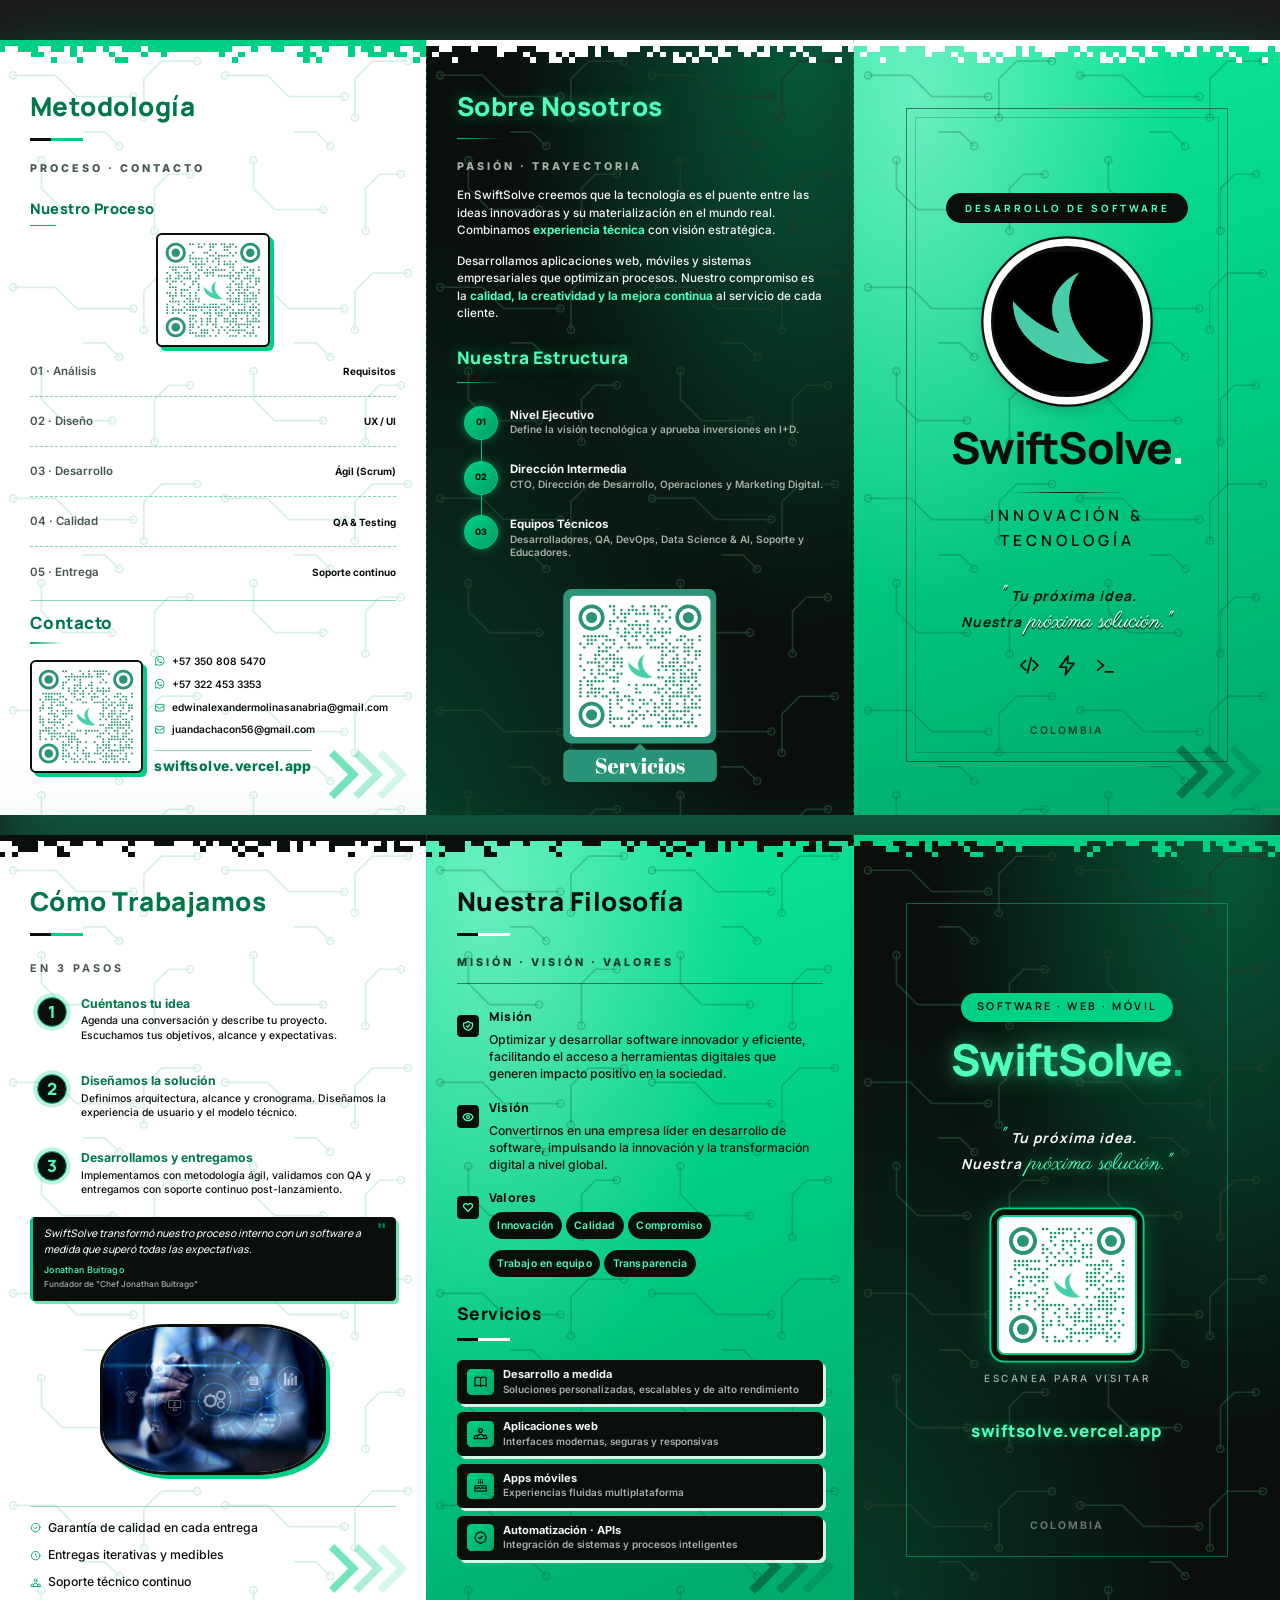
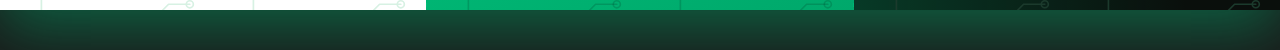
<file: impresos/folleto.html>
<!DOCTYPE html>
<html lang="es">
<head>
    <meta charset="UTF-8">
    <title>Folleto — SwiftSolve</title>
    <link href="https://fonts.googleapis.com/css2?family=Parisienne&family=Manrope:wght@400;500;600;700;800&family=Inter:wght@300;400;500;600;700&display=swap" rel="stylesheet">
    <link href="../styles.css" rel="stylesheet">
    <style>
        /* ============================================================
           SAFETY OVERRIDES
           ============================================================ */
        html, body {
            background: #1a1a1a;
            padding: 20px;
            margin: 0;
            display: flex;
            flex-direction: column;
            align-items: center;
            gap: 20px;
            min-height: 100vh;
            overflow-x: visible;
            -webkit-print-color-adjust: exact;
            print-color-adjust: exact;
        }

        a { color: inherit; text-decoration: none; font-style: normal; }
        a:hover { font-style: normal; }

        :root {
            --green: #00d084;
            --green-bright: #4dffb8;
            --green-deep: #00a86b;
            --dark-deep: #12201a;
            --dark-mid: #1d3a2c;
            --glow: #00a86b;
            --bg: #12201a;
            --text: #f4f7f5;
            --muted: #a5b0a9;
            --line: rgba(0,208,132,0.3);
        }

        * { margin: 0; padding: 0; box-sizing: border-box; }
        @page { size: 297mm 210mm; margin: 0; }

        /* ============================================================
           PÁGINA
           ============================================================ */
        .page {
            width: 339mm;
            height: 205mm;
            display: grid;
            grid-template-columns: 113mm 113mm 113mm;
            color: var(--text);
            overflow: hidden;
            box-shadow: 0 20px 60px rgba(0,168,107,0.5);
            position: relative;
        }

        .page + .page { page-break-before: always; }

        .panel {
            padding: 10mm 8mm;
            position: relative;
            overflow: hidden;
            display: flex;
            flex-direction: column;
        }

        /* ============================================================
           FONDOS
           ============================================================ */
        .bg-portada {
            background:
                radial-gradient(ellipse at top left, rgba(0,208,132,0.39) 0%, transparent 55%),
                radial-gradient(ellipse at bottom right, rgba(0,168,107,0.59) 0%, transparent 60%),
                linear-gradient(160deg, #12201a 0%, #1d3a2c 50%, #12201a 100%);
        }

        .bg-interior {
            background:
                radial-gradient(ellipse at center right, rgba(0,208,132,0.2) 0%, transparent 60%),
                linear-gradient(180deg, #12201a 0%, #1d3a2c 100%);
        }

        .bg-interior-alt {
            background:
                radial-gradient(ellipse at top right, rgba(0,208,132,0.23) 0%, transparent 55%),
                linear-gradient(200deg, #1d3a2c 0%, #12201a 60%, #12201a 100%);
        }

        .bg-contra {
            background:
                radial-gradient(ellipse at center, rgba(0,208,132,0.39) 0%, transparent 55%),
                radial-gradient(ellipse at bottom, rgba(0,168,107,0.45) 0%, transparent 50%),
                linear-gradient(160deg, #12201a 0%, #1d3a2c 100%);
        }

        /* ============================================================
           PORTADA
           ============================================================ */
        .portada-inner {
            display: flex;
            flex-direction: column;
            align-items: center;
            justify-content: center;
            text-align: center;
            flex: 1;
            padding: 4mm 2mm;
            position: relative;
            z-index: 1;
        }

        .portada-marco {
            position: absolute;
            inset: 6mm;
            border: 1px solid var(--line);
            pointer-events: none;
        }

        .portada-marco::after {
            content: '';
            position: absolute;
            inset: 2mm;
            border: 1px solid rgba(0,208,132,0.15);
        }

        .portada-eyebrow {
            font-family: 'Manrope', sans-serif;
            font-size: 7.5pt;
            letter-spacing: 4px;
            color: var(--green);
            text-transform: uppercase;
            font-weight: 750;
            padding: 1.5mm 1mm 1.5mm 1mm;
            border-top: 1px solid var(--line);
            border-bottom: 1px solid var(--line);
            margin-bottom: 6mm;
        }

        .portada-logo {
            width: 40mm;
            height: 40mm;
            border-radius: 50%;
            object-fit: contain;
            object-position: center;
            border: 3px solid var(--green);
            padding: 0mm;
            background: rgba(10,15,12,0.8);
            margin-bottom: 6mm;
            margin-top: 0mm;
            box-shadow: 0 0 40px rgba(0,208,132,0.5);
        }

        .foto-1 {
            width: 60mm;
            height: 40mm;
            border-radius: 30%;
            object-fit: cover;
            object-position: center;
            border: 3px solid var(--green);
            padding: 0mm;
            background: rgba(10,15,12,0.8);
            margin: 2mm auto;
            box-shadow: 0 0 40px rgba(0,208,132,0.5);
        }

        .portada-nombre {
            font-family: 'Manrope', sans-serif;
            font-size: 33pt;
            color: var(--green-bright);
            font-weight: 800;
            letter-spacing: -0.04em;
            line-height: 0.95;
            margin-bottom: 3mm;
            text-shadow: 0 0 24px rgba(77,255,184,0.55), 0 2px 8px rgba(0,168,107,0.4);
        }

        .portada-nombre .brand-dot { color: var(--green); }

        .portada-linea {
            width: 30mm;
            height: 1px;
            background: linear-gradient(90deg, transparent, var(--green), transparent);
            margin: 3mm auto;
        }

        .portada-subtitulo {
            font-family: 'Manrope', sans-serif;
            font-size: 11.5pt;
            color: var(--text);
            letter-spacing: 4px;
            text-transform: uppercase;
            font-weight: 600;
            line-height: 1.6;
        }

        .portada-eslogan {
            font-family: 'Manrope', sans-serif;
            font-size: 10.35pt;
            color: var(--green);
            font-style: italic;
            margin-top: 8mm;
            letter-spacing: 1px;
    font-weight: 700;
}

        .portada-eslogan .linea-1 {
            display: inline;
            font-family: 'Manrope', sans-serif;
            font-style: italic;
            color: var(--text);
        }

        .portada-eslogan .linea-2 {
            display: inline;
            font-family: 'Parisienne', cursive;
            font-style: normal;
            font-weight: 500;
            font-size: 1.7em;
            letter-spacing: 0;
            line-height: 1.1;
            color: var(--green-bright);
            margin-top: 0.1em;
            margin-left: 0.1em;
            text-shadow: 0 0 12px rgba(77,255,184,0.6);
        }

        .portada-estrellas {
            display: flex;
            gap: 2mm;
            margin-top: 5mm;
        }

        .portada-estrellas svg {
            width: 4mm;
            height: 4mm;
            color: var(--green);
        }

        .portada-creditos {
            position: absolute;
            bottom: 12mm;
            left: 0;
            right: 0;
            text-align: center;
            font-size: 7.82pt;
            color: var(--muted);
            letter-spacing: 2px;
            text-transform: uppercase;
            opacity: 0.7;
    font-weight: 600;
}

        /* ============================================================
           CONTRAPORTADA
           ============================================================ */
        .contra-inner {
            display: flex;
            flex-direction: column;
            align-items: center;
            justify-content: center;
            text-align: center;
            flex: 1;
            position: relative;
            z-index: 1;
        }

        .contra-marco {
            position: absolute;
            inset: 6mm;
            border: 1px solid var(--line);
            pointer-events: none;
        }

        .contra-eyebrow {
            font-family: 'Manrope', sans-serif;
            font-size: 8.05pt;
            letter-spacing: 3px;
            color: var(--green);
            text-transform: uppercase;
            font-weight: 650;
            margin-bottom: 5mm;
        }

        .contra-nombre {
            font-family: 'Manrope', sans-serif;
            font-size: 33pt;
            color: var(--green-bright);
            font-weight: 800;
            letter-spacing: -0.04em;
            line-height: 0.9;
            margin-bottom: 4mm;
            text-shadow: 0 0 24px rgba(77,255,184,0.5), 0 2px 8px rgba(0,168,107,0.4);
        }

        .contra-nombre .brand-dot { color: var(--green); }

        .contra-eslogan {
            font-family: 'Manrope', sans-serif;
            font-size: 11.5pt;
            font-style: italic;
            color: var(--green);
            margin-bottom: 18mm;
            margin-top: 8mm;
            letter-spacing: 0.5px;
            font-weight: 700;
}

        .contra-eslogan .linea-1 {
            display: inline;
            font-family: 'Manrope', sans-serif;
            font-style: italic;
            color: var(--text);
        }

        .contra-eslogan .linea-2 {
            display: inline;
            font-family: 'Parisienne', cursive;
            font-style: normal;
            font-weight: 500;
            font-size: 1.7em;
            letter-spacing: 0;
            line-height: 1.1;
            color: var(--green-bright);
            margin-top: 0.1em;
            margin-left: 0.1em;
            text-shadow: 0 0 12px rgba(77,255,184,0.6);
        }

        .contra-qr {
            background: #fff;
            padding: 0.5mm;
            border-radius: 2mm;
            border: 2.5px solid var(--green);
            width: 140px;
            height: 140px;
            margin-bottom: 4mm;
            margin-top: 10mm;
            box-shadow: 0 0 30px rgba(0,208,132,0.55);
        }

        .contra-qr img {
            width: 100%;
            height: 100%;
            display: block;
        }

        .contra-qr-label {
            font-size: 7.47pt;
            color: var(--muted);
            letter-spacing: 2.5px;
            text-transform: uppercase;
            margin-bottom: 8mm;
            font-weight: 500;
        }

        .contra-web {
            font-family: 'Manrope', sans-serif;
            font-size: 12.65pt;
            font-weight: 800;
            color: var(--green-bright);
            letter-spacing: 0.5px;
            margin-bottom: 6mm;
            text-shadow: 0 0 12px rgba(0,208,132,0.6);
        }

        .contra-socials {
            display: flex;
            gap: 4mm;
            margin-bottom: 6mm;
        }

        .contra-social {
            width: 7mm;
            height: 7mm;
            border-radius: 50%;
            background: linear-gradient(135deg, rgba(0,208,132,0.4), rgba(0,168,107,0.3));
            border: 1px solid rgba(0,208,132,0.4);
            display: flex;
            align-items: center;
            justify-content: center;
            color: var(--green-bright);
            box-shadow: 0 0 10px rgba(0,208,132,0.35);
        }

        .contra-social svg {
            width: 3.5mm;
            height: 3.5mm;
        }

        .contra-creditos {
            position: absolute;
            bottom: 12mm;
            left: 0;
            right: 0;
            text-align: center;
            font-size: 7.82pt;
            color: var(--muted);
            letter-spacing: 2px;
            text-transform: uppercase;
            opacity: 0.6;
    font-weight: 700;
}

        /* ============================================================
           CÓMO EMPEZAR
           ============================================================ */
        .como-titulo {
            font-family: 'Manrope', sans-serif;
            font-size: 19.55pt;
            color: var(--green-bright);
            font-weight: 800;
            letter-spacing: 0.5px;
            margin-bottom: 1.5mm;
            text-shadow: 0 0 15px rgba(0,208,132,0.5);
        }

        .como-titulo-sub {
            font-size: 8.05pt;
            color: var(--muted);
            text-transform: uppercase;
            letter-spacing: 3px;
            margin-bottom: 3mm;
            font-weight: 700;
        }

        .como-titulo::after {
            content: '';
            display: block;
            width: 12mm;
            height: 1.5px;
            background: linear-gradient(90deg, var(--green), transparent);
            margin-top: 2.5mm;
            margin-bottom: 5mm;
        }

        .pasos-lista {
            display: flex;
            flex-direction: column;
            gap: 4mm;
            margin-bottom: 3mm;
        }

        .paso {
            display: flex;
            gap: 3.5mm;
            align-items: flex-start;
            margin: 2mm;
        }

        .paso-num {
            flex-shrink: 0;
            width: 8mm;
            height: 8mm;
            border-radius: 50%;
            background: linear-gradient(135deg, rgba(0,208,132,0.65), rgba(0,168,107,0.4));
            border: 1.5px solid var(--green);
            display: flex;
            align-items: center;
            justify-content: center;
            font-family: 'Manrope', sans-serif;
            font-size: 12.65pt;
            font-weight: 800;
            color: var(--green-bright);
            box-shadow: 0 0 12px rgba(0,208,132,0.5);
        }

        .paso-titulo {
            font-size: 9.2pt;
            font-weight: 700;
            color: var(--green-bright);
            line-height: 1.2;
            margin-bottom: 0.8mm;
        }

        .paso-desc {
            font-size: 7.82pt;
            color: var(--text);
            line-height: 1.4;
            font-weight: 500;
        }

        .cita-bloque {
            background: linear-gradient(135deg, rgba(0,208,132,0.18) 0%, rgba(10,15,12,0.55) 100%);
            border-left: 2.5px solid var(--green);
            border-radius: 1.5mm;
            padding: 3.2mm 3.5mm;
            margin-bottom: 5mm;
            position: relative;
        }

        .cita-icono {
            position: absolute;
            top: 2mm;
            right: 3mm;
            font-family: 'Manrope', sans-serif;
            font-size: 25.3pt;
            color: rgba(0,208,132,0.35);
            line-height: 1;
            font-weight: 500;
        }

        .cita-texto {
            font-family: 'Manrope', sans-serif;
            font-size: 10.35pt;
            font-style: italic;
            color: var(--text);
            line-height: 1.5;
            margin-bottom: 2mm;
            font-weight: 700;
        }

        .cita-autor {
            font-size: 9.2pt;
            color: var(--green-bright);
            font-weight: 700;
            letter-spacing: 0.3px;
        }

        .cita-rol {
            font-size: 8.05pt;
            color: var(--muted);
            font-weight: 600;
        }

        .datos-rapidos {
            margin-top: 6mm;
            padding-top: 3mm;
            border-top: 1px solid var(--line);
            display: flex;
            flex-direction: column;
            gap: 1.8mm;
        }

        .dato-rapido {
            display: flex;
            align-items: center;
            gap: 2mm;
            font-size: 9.2pt;
            color: var(--text);
            font-weight: 500;
        }

        .dato-rapido svg {
            width: 3mm;
            height: 3mm;
            color: var(--green-bright);
            flex-shrink: 0;
        }

        .dato-rapido strong {
            color: var(--green-bright);
            font-weight: 700;
        }

        /* ============================================================
           INTERIOR
           ============================================================ */
        .panel-titulo {
            font-family: 'Manrope', sans-serif;
            font-size: 19.55pt;
            color: var(--green-bright);
            font-weight: 800;
            letter-spacing: 0.5px;
            margin-bottom: 1.5mm;
            text-shadow: 0 0 15px rgba(0,208,132,0.5);
        }

        .panel-titulo-sub {
            font-size: 8.05pt;
            color: var(--muted);
            text-transform: uppercase;
            letter-spacing: 3px;
            margin-bottom: 3mm;
            font-weight: 800;
        }

        .panel-titulo::after {
            content: '';
            display: block;
            width: 12mm;
            height: 1.5px;
            background: linear-gradient(90deg, var(--green), transparent);
            margin-top: 2.5mm;
            margin-bottom: 3.5mm;
        }

        .bio-texto {
            font-size: 8.74pt;
            line-height: 1.5;
            color: var(--text);
            margin-bottom: 3.5mm;
            font-weight: 500;
        }

        .bio-texto strong {
            color: var(--green-bright);
            font-weight: 700;
        }

        .bio-texto em {
            color: var(--green);
            font-style: italic;
        }

        .timeline {
            display: flex;
            flex-direction: column;
            gap: 5.5mm;
            position: relative;
            padding-left: 2mm;
            margin-top: 1mm;
            margin-bottom: 7mm;
        }

        .timeline::before {
            content: '';
            position: absolute;
            left: 6.5mm;
            top: 2mm;
            bottom: 2mm;
            width: 1px;
            background: linear-gradient(180deg, transparent, var(--green), var(--green), var(--green), transparent);
        }

        .tl-item {
            display: flex;
            gap: 3mm;
            align-items: flex-start;
            position: relative;
        }

        .tl-año {
            flex-shrink: 0;
            width: 9mm;
            height: 9mm;
            border-radius: 50%;
            background: linear-gradient(135deg, rgb(0, 208, 132), rgba(0, 168, 107, 0.932));
            border: 1.5px solid var(--green);
            display: flex;
            align-items: center;
            justify-content: center;
            font-size: 6.67pt;
            font-weight: 800;
            color: #0a0f0c;
            box-shadow: 0 0 10px rgba(0,208,132,0.5);
            z-index: 1;
        }

        .tl-body {
            flex: 1;
            padding-top: 0.5mm;
        }

        .tl-titulo {
            font-size: 8.62pt;
            font-weight: 700;
            color: var(--text);
            line-height: 1.25;
        }

        .tl-desc {
            font-size: 7.59pt;
            color: var(--muted);
            line-height: 1.35;
            margin-top: 0.3mm;
            font-weight: 600;
        }

        .mv-grid {
            display: flex;
            flex-direction: column;
            gap: 3mm;
            padding-top: 5mm;
            border-top: 1px solid var(--line);
            margin-bottom: 2mm;
        }

        .mv-item {
            display: flex;
            gap: 2.5mm;
            align-items: flex-start;
        }

        .mv-icon {
            flex-shrink: 0;
            width: 6mm;
            height: 6mm;
            border-radius: 1mm;
            background: linear-gradient(135deg, rgba(0,208,132,0.6), rgba(0,168,107,0.35));
            border: 1px solid rgba(0,208,132,0.35);
            display: flex;
            align-items: center;
            justify-content: center;
            color: var(--green-bright);
            box-shadow: 0 0 8px rgba(0,208,132,0.4);
            margin-top: 3mm;
        }

        .mv-icon svg {
            width: 3.2mm;
            height: 3.2mm;
        }

        .mv-titulo {
            font-family: 'Manrope', sans-serif;
            font-size: 9.2pt;
            color: var(--green-bright);
            font-weight: 800;
            letter-spacing: 0.3px;
            margin-bottom: 1mm;
            margin-top: 1mm;
        }

        .mv-texto {
            font-size: 9.2pt;
            color: var(--text);
            line-height: 1.4;
            font-weight: 500;
        }

        .valores-chips {
            display: flex;
            flex-wrap: wrap;
            gap: 1mm;
            margin-top: 1mm;
        }

        .valor-chip {
            font-size: 7.82pt;
            padding: 1mm 2mm;
            border-radius: 999px;
            background: rgba(0,208,132,0.2);
            border: 1px solid rgba(0,208,132,0.3);
            color: var(--green-bright);
            font-weight: 600;
            letter-spacing: 0.2px;
            margin-bottom: 2mm;
        }

        .servicios-grid {
            display: flex;
            flex-direction: column;
            gap: 2mm;
            margin-top: 0mm;
        }

        .servicio-item {
            background: linear-gradient(135deg, rgba(0,168,107,0.25) 0%, rgba(10,15,12,0.4) 100%);
            border: 1px solid rgba(0,208,132,0.3);
            border-radius: 1.5mm;
            padding: 2mm 2.5mm;
            display: flex;
            align-items: center;
            gap: 2.5mm;
            backdrop-filter: blur(10px);
            margin-top: 0mm;
            margin-bottom: 0mm;
        }

        .servicio-icono {
            flex-shrink: 0;
            width: 7mm;
            height: 7mm;
            border-radius: 1.2mm;
            background: linear-gradient(135deg, rgba(0,208,132,0.7), rgba(0,168,107,0.4));
            border: 1px solid rgba(0,208,132,0.3);
            display: flex;
            align-items: center;
            justify-content: center;
            color: var(--green-bright);
            box-shadow: 0 0 12px rgba(0,208,132,0.4);
        }

        .servicio-icono svg {
            width: 4mm;
            height: 4mm;
        }

        .servicio-titulo {
            font-size: 8.28pt;
            font-weight: 700;
            color: var(--text);
            line-height: 1.2;
        }

        .servicio-desc {
            font-size: 7.47pt;
            color: var(--muted);
            margin-top: 0.3mm;
            line-height: 1.3;
            font-weight: 600;
        }

        .horarios-bloque {
            margin-bottom: 1mm;
            padding-top: 1mm;
            border-top: 1px solid var(--line);
        }

        .horarios-titulo {
            font-family: 'Manrope', sans-serif;
            font-size: 10.92pt;
            color: var(--green-bright);
            font-weight: 800;
            margin-bottom: 2mm;
            margin-top: 2mm;
            letter-spacing: 0.4px;
        }

        .horarios-titulo::after {
            content: '';
            display: block;
            width: 7mm;
            height: 1px;
            background: var(--green);
            margin-top: 1.2mm;
            margin-bottom: 1mm;
        }

        .horarios-lista {
            display: flex;
            flex-direction: column;
            gap: 0mm;
        }

        .horario-linea {
            display: flex;
            justify-content: space-between;
            align-items: center;
            font-size: 7.47pt;
            padding: 4mm 0;
            border-bottom: 1px dashed rgba(0,208,132,0.25);
            font-weight: 500;
        }

        .horario-linea:last-child {
            border-bottom: none;
        }

        .horario-dia {
            color: var(--muted);
    font-size: 8.62pt;
    font-weight: 600;
}

        .horario-hora {
            color: var(--text);
            font-weight: 700;
        }

        .testimonio-compacto {
            background: linear-gradient(135deg, rgba(0,208,132,0.15) 0%, rgba(10,15,12,0.5) 100%);
            border-left: 2px solid var(--green);
            border-radius: 1.2mm;
            padding: 2.5mm 3mm;
            margin-bottom: 1rem;
            margin-top: 0mm;
            position: relative;
        }

        .testimonio-compacto .cita-icono {
            font-size: 18.4pt;
            top: 1mm;
            right: 2.5mm;
            font-weight: 500;
        }

        .testimonio-compacto .cita-texto {
            font-size: 7.82pt;
            margin-bottom: 1.5mm;
            font-weight: 500;
        }

        .testimonio-compacto .cita-autor {
            font-size: 6.67pt;
            font-weight: 500;
        }

        .testimonio-compacto .cita-rol {
            font-size: 6.21pt;
            font-weight: 500;
        }

        .contacto-bloque {
            margin-top: 0rem;
            padding-top: 0mm;
            border-top: 1px solid var(--line);
        }

        .contacto-titulo {
            font-family: 'Manrope', sans-serif;
            font-size: 12.65pt;
            color: var(--green-bright);
            font-weight: 800;
            margin-bottom: 2mm;
            margin-top: 2mm;
            letter-spacing: 0.5px;
            text-shadow: 0 0 10px rgba(0,208,132,0.5);
        }

        .contacto-titulo::after {
            content: '';
            display: block;
            width: 9mm;
            height: 1.5px;
            background: linear-gradient(90deg, var(--green), transparent);
            margin-top: 1.5mm;
        }

        .contacto-grid {
            display: grid;
            grid-template-columns: auto 1fr;
            gap: 3mm;
            align-items: center;
            margin-top: 3mm;
        }

        .qr-contenedor {
            background: #ffffff;
            padding: 0.5mm;
            border-radius: 1.5mm;
            width: 30mm;
            height: 30mm;
            border: 2px solid var(--green);
            box-shadow: 0 0 20px rgba(0,208,132,0.4);
        }

        .qr-contenedor img {
            width: 100%;
            height: 100%;
            display: block;
        }
        .qr-contenedor-1 {
            background: #ffffff00;
            padding: 0.5mm;
            border-radius: 1.5mm;
            width: 52mm;
            height: 52mm;
            margin: auto;
        }

        .qr-contenedor-1 img {
            width: 100%;
            height: 100%;
            display: block;
        }
        .qr-contenedor-2 {
            background: #ffffff;
            padding: 0.5mm;
            border-radius: 1.5mm;
            width: 30mm;
            height: 30mm;
            border: 2px solid var(--green);
            box-shadow: 0 0 20px rgba(0,208,132,0.4);
            margin: auto;
        }

        .qr-contenedor-2 img {
            width: 100%;
            height: 100%;
            display: block;
        }

        .contacto-info {
            display: flex;
            flex-direction: column;
            gap: 2.5mm;
            font-size: 2.7mm;
            font-weight: 600;
        }

        .contacto-linea {
            display: flex;
            align-items: center;
            gap: 1.8mm;
            font-size: 9.2pt;
            color: var(--text);
            line-height: 1.3;
            font-weight: 500;
        }
        
        .contacto-linea svg {
            width: 3mm;
            height: 3mm;
            flex-shrink: 0;
            color: var(--green-bright);
        }

        .web-url {
            font-size: 10.35pt;
            font-weight: 800;
            color: var(--green-bright);
            letter-spacing: 0.4px;
            margin-top: 1mm;
            padding-top: 1.2mm;
            border-top: 1px solid rgba(0,208,132,0.3);
            width: fit-content;
            text-shadow: 0 0 10px rgba(0,208,132,0.5);
        }

        /* Marcas de pliegue */
        @media screen {
            .page::before,
            .page::after {
                content: '';
                position: absolute;
                top: 0;
                bottom: 0;
                width: 1px;
                background: repeating-linear-gradient(to bottom, rgba(0,208,132,0.35) 0 4px, transparent 4px 8px);
                z-index: 100;
                pointer-events: none;
            }

            .page::before { left: 113mm; }
            .page::after { right: 113mm; }
        }

        @media print {
            html, body {
                background: #fff;
                padding: 0;
                gap: 0;
                min-height: auto;
                display: block;
            }
            .page {
                box-shadow: none;
                page-break-after: always;
            }
            .page:last-child { page-break-after: auto; }
            .page::before,
            .page::after { display: none; }
        }
    
:root { --verde:#00d084; --verde-b:#4dffb8; --verde-d:#00a86b; --negro:#0a0f0c; }
* { -webkit-print-color-adjust: exact; print-color-adjust: exact; }
.mono { font-family: ui-monospace, 'SFMono-Regular', Menlo, Consolas, monospace; }

/* ============================================================
   REDISEÑO · VERDE / NEGRO / BLANCO en tercios iguales
   Cada hoja = 1 panel verde + 1 panel negro + 1 panel blanco
   ============================================================ */
.panel { padding: 12mm 8mm 8mm; }
.panel::before {
    content: ''; position: absolute; top: 0; left: 0; width: 100%; height: 6mm;
    background-repeat: no-repeat; background-size: 100% 100%; z-index: 6; pointer-events: none;
}
.edge-negro::before  { background-image: url("data:image/svg+xml,%3Csvg%20xmlns%3D%27http%3A%2F%2Fwww.w3.org%2F2000%2Fsvg%27%20viewBox%3D%270%200%20990%2060%27%20preserveAspectRatio%3D%27none%27%20shape-rendering%3D%27crispEdges%27%3E%3Crect%20x%3D%270%27%20y%3D%270%27%20width%3D%27990%27%20height%3D%2715%27%20fill%3D%27%230a0f0c%27%2F%3E%3Crect%20x%3D%2730%27%20y%3D%2715%27%20width%3D%2715%27%20height%3D%2715%27%20fill%3D%27%230a0f0c%27%2F%3E%3Crect%20x%3D%2745%27%20y%3D%2715%27%20width%3D%2715%27%20height%3D%2715%27%20fill%3D%27%230a0f0c%27%2F%3E%3Crect%20x%3D%2760%27%20y%3D%2715%27%20width%3D%2715%27%20height%3D%2715%27%20fill%3D%27%230a0f0c%27%2F%3E%3Crect%20x%3D%2775%27%20y%3D%2715%27%20width%3D%2715%27%20height%3D%2715%27%20fill%3D%27%230a0f0c%27%2F%3E%3Crect%20x%3D%27105%27%20y%3D%2715%27%20width%3D%2715%27%20height%3D%2715%27%20fill%3D%27%230a0f0c%27%2F%3E%3Crect%20x%3D%27120%27%20y%3D%2715%27%20width%3D%2715%27%20height%3D%2715%27%20fill%3D%27%230a0f0c%27%2F%3E%3Crect%20x%3D%27165%27%20y%3D%2715%27%20width%3D%2715%27%20height%3D%2715%27%20fill%3D%27%230a0f0c%27%2F%3E%3Crect%20x%3D%27180%27%20y%3D%2715%27%20width%3D%2715%27%20height%3D%2715%27%20fill%3D%27%230a0f0c%27%2F%3E%3Crect%20x%3D%27225%27%20y%3D%2715%27%20width%3D%2715%27%20height%3D%2715%27%20fill%3D%27%230a0f0c%27%2F%3E%3Crect%20x%3D%27300%27%20y%3D%2715%27%20width%3D%2715%27%20height%3D%2715%27%20fill%3D%27%230a0f0c%27%2F%3E%3Crect%20x%3D%27360%27%20y%3D%2715%27%20width%3D%2715%27%20height%3D%2715%27%20fill%3D%27%230a0f0c%27%2F%3E%3Crect%20x%3D%27375%27%20y%3D%2715%27%20width%3D%2715%27%20height%3D%2715%27%20fill%3D%27%230a0f0c%27%2F%3E%3Crect%20x%3D%27390%27%20y%3D%2715%27%20width%3D%2715%27%20height%3D%2715%27%20fill%3D%27%230a0f0c%27%2F%3E%3Crect%20x%3D%27450%27%20y%3D%2715%27%20width%3D%2715%27%20height%3D%2715%27%20fill%3D%27%230a0f0c%27%2F%3E%3Crect%20x%3D%27480%27%20y%3D%2715%27%20width%3D%2715%27%20height%3D%2715%27%20fill%3D%27%230a0f0c%27%2F%3E%3Crect%20x%3D%27510%27%20y%3D%2715%27%20width%3D%2715%27%20height%3D%2715%27%20fill%3D%27%230a0f0c%27%2F%3E%3Crect%20x%3D%27525%27%20y%3D%2715%27%20width%3D%2715%27%20height%3D%2715%27%20fill%3D%27%230a0f0c%27%2F%3E%3Crect%20x%3D%27555%27%20y%3D%2715%27%20width%3D%2715%27%20height%3D%2715%27%20fill%3D%27%230a0f0c%27%2F%3E%3Crect%20x%3D%27600%27%20y%3D%2715%27%20width%3D%2715%27%20height%3D%2715%27%20fill%3D%27%230a0f0c%27%2F%3E%3Crect%20x%3D%27615%27%20y%3D%2715%27%20width%3D%2715%27%20height%3D%2715%27%20fill%3D%27%230a0f0c%27%2F%3E%3Crect%20x%3D%27645%27%20y%3D%2715%27%20width%3D%2715%27%20height%3D%2715%27%20fill%3D%27%230a0f0c%27%2F%3E%3Crect%20x%3D%27660%27%20y%3D%2715%27%20width%3D%2715%27%20height%3D%2715%27%20fill%3D%27%230a0f0c%27%2F%3E%3Crect%20x%3D%27690%27%20y%3D%2715%27%20width%3D%2715%27%20height%3D%2715%27%20fill%3D%27%230a0f0c%27%2F%3E%3Crect%20x%3D%27720%27%20y%3D%2715%27%20width%3D%2715%27%20height%3D%2715%27%20fill%3D%27%230a0f0c%27%2F%3E%3Crect%20x%3D%27765%27%20y%3D%2715%27%20width%3D%2715%27%20height%3D%2715%27%20fill%3D%27%230a0f0c%27%2F%3E%3Crect%20x%3D%27780%27%20y%3D%2715%27%20width%3D%2715%27%20height%3D%2715%27%20fill%3D%27%230a0f0c%27%2F%3E%3Crect%20x%3D%27795%27%20y%3D%2715%27%20width%3D%2715%27%20height%3D%2715%27%20fill%3D%27%230a0f0c%27%2F%3E%3Crect%20x%3D%27810%27%20y%3D%2715%27%20width%3D%2715%27%20height%3D%2715%27%20fill%3D%27%230a0f0c%27%2F%3E%3Crect%20x%3D%27840%27%20y%3D%2715%27%20width%3D%2715%27%20height%3D%2715%27%20fill%3D%27%230a0f0c%27%2F%3E%3Crect%20x%3D%27885%27%20y%3D%2715%27%20width%3D%2715%27%20height%3D%2715%27%20fill%3D%27%230a0f0c%27%2F%3E%3Crect%20x%3D%27915%27%20y%3D%2715%27%20width%3D%2715%27%20height%3D%2715%27%20fill%3D%27%230a0f0c%27%2F%3E%3Crect%20x%3D%27975%27%20y%3D%2715%27%20width%3D%2715%27%20height%3D%2715%27%20fill%3D%27%230a0f0c%27%2F%3E%3Crect%20x%3D%2745%27%20y%3D%2730%27%20width%3D%2715%27%20height%3D%2715%27%20fill%3D%27%230a0f0c%27%2F%3E%3Crect%20x%3D%2760%27%20y%3D%2730%27%20width%3D%2715%27%20height%3D%2715%27%20fill%3D%27%230a0f0c%27%2F%3E%3Crect%20x%3D%2775%27%20y%3D%2730%27%20width%3D%2715%27%20height%3D%2715%27%20fill%3D%27%230a0f0c%27%2F%3E%3Crect%20x%3D%27135%27%20y%3D%2730%27%20width%3D%2715%27%20height%3D%2715%27%20fill%3D%27%230a0f0c%27%2F%3E%3Crect%20x%3D%27285%27%20y%3D%2730%27%20width%3D%2715%27%20height%3D%2715%27%20fill%3D%27%230a0f0c%27%2F%3E%3Crect%20x%3D%27465%27%20y%3D%2730%27%20width%3D%2715%27%20height%3D%2715%27%20fill%3D%27%230a0f0c%27%2F%3E%3Crect%20x%3D%27540%27%20y%3D%2730%27%20width%3D%2715%27%20height%3D%2715%27%20fill%3D%27%230a0f0c%27%2F%3E%3Crect%20x%3D%27570%27%20y%3D%2730%27%20width%3D%2715%27%20height%3D%2715%27%20fill%3D%27%230a0f0c%27%2F%3E%3Crect%20x%3D%27585%27%20y%3D%2730%27%20width%3D%2715%27%20height%3D%2715%27%20fill%3D%27%230a0f0c%27%2F%3E%3Crect%20x%3D%27645%27%20y%3D%2730%27%20width%3D%2715%27%20height%3D%2715%27%20fill%3D%27%230a0f0c%27%2F%3E%3Crect%20x%3D%27660%27%20y%3D%2730%27%20width%3D%2715%27%20height%3D%2715%27%20fill%3D%27%230a0f0c%27%2F%3E%3Crect%20x%3D%27690%27%20y%3D%2730%27%20width%3D%2715%27%20height%3D%2715%27%20fill%3D%27%230a0f0c%27%2F%3E%3Crect%20x%3D%27765%27%20y%3D%2730%27%20width%3D%2715%27%20height%3D%2715%27%20fill%3D%27%230a0f0c%27%2F%3E%3Crect%20x%3D%27870%27%20y%3D%2730%27%20width%3D%2715%27%20height%3D%2715%27%20fill%3D%27%230a0f0c%27%2F%3E%3Crect%20x%3D%27885%27%20y%3D%2730%27%20width%3D%2715%27%20height%3D%2715%27%20fill%3D%27%230a0f0c%27%2F%3E%3Crect%20x%3D%27915%27%20y%3D%2730%27%20width%3D%2715%27%20height%3D%2715%27%20fill%3D%27%230a0f0c%27%2F%3E%3Crect%20x%3D%27930%27%20y%3D%2730%27%20width%3D%2715%27%20height%3D%2715%27%20fill%3D%27%230a0f0c%27%2F%3E%3Crect%20x%3D%27945%27%20y%3D%2730%27%20width%3D%2715%27%20height%3D%2715%27%20fill%3D%27%230a0f0c%27%2F%3E%3Crect%20x%3D%270%27%20y%3D%2745%27%20width%3D%2715%27%20height%3D%2715%27%20fill%3D%27%230a0f0c%27%2F%3E%3Crect%20x%3D%2730%27%20y%3D%2745%27%20width%3D%2715%27%20height%3D%2715%27%20fill%3D%27%230a0f0c%27%2F%3E%3Crect%20x%3D%27135%27%20y%3D%2745%27%20width%3D%2715%27%20height%3D%2715%27%20fill%3D%27%230a0f0c%27%2F%3E%3Crect%20x%3D%27150%27%20y%3D%2745%27%20width%3D%2715%27%20height%3D%2715%27%20fill%3D%27%230a0f0c%27%2F%3E%3Crect%20x%3D%27300%27%20y%3D%2745%27%20width%3D%2715%27%20height%3D%2715%27%20fill%3D%27%230a0f0c%27%2F%3E%3Crect%20x%3D%27555%27%20y%3D%2745%27%20width%3D%2715%27%20height%3D%2715%27%20fill%3D%27%230a0f0c%27%2F%3E%3Crect%20x%3D%27600%27%20y%3D%2745%27%20width%3D%2715%27%20height%3D%2715%27%20fill%3D%27%230a0f0c%27%2F%3E%3Crect%20x%3D%27810%27%20y%3D%2745%27%20width%3D%2715%27%20height%3D%2715%27%20fill%3D%27%230a0f0c%27%2F%3E%3C%2Fsvg%3E"); }
.edge-verde::before  { background-image: url("data:image/svg+xml,%3Csvg%20xmlns%3D%27http%3A%2F%2Fwww.w3.org%2F2000%2Fsvg%27%20viewBox%3D%270%200%20990%2060%27%20preserveAspectRatio%3D%27none%27%20shape-rendering%3D%27crispEdges%27%3E%3Crect%20x%3D%270%27%20y%3D%270%27%20width%3D%27990%27%20height%3D%2715%27%20fill%3D%27%2300d084%27%2F%3E%3Crect%20x%3D%270%27%20y%3D%2715%27%20width%3D%2715%27%20height%3D%2715%27%20fill%3D%27%2300d084%27%2F%3E%3Crect%20x%3D%2745%27%20y%3D%2715%27%20width%3D%2715%27%20height%3D%2715%27%20fill%3D%27%2300d084%27%2F%3E%3Crect%20x%3D%2760%27%20y%3D%2715%27%20width%3D%2715%27%20height%3D%2715%27%20fill%3D%27%2300d084%27%2F%3E%3Crect%20x%3D%2775%27%20y%3D%2715%27%20width%3D%2715%27%20height%3D%2715%27%20fill%3D%27%2300d084%27%2F%3E%3Crect%20x%3D%27120%27%20y%3D%2715%27%20width%3D%2715%27%20height%3D%2715%27%20fill%3D%27%2300d084%27%2F%3E%3Crect%20x%3D%27135%27%20y%3D%2715%27%20width%3D%2715%27%20height%3D%2715%27%20fill%3D%27%2300d084%27%2F%3E%3Crect%20x%3D%27165%27%20y%3D%2715%27%20width%3D%2715%27%20height%3D%2715%27%20fill%3D%27%2300d084%27%2F%3E%3Crect%20x%3D%27195%27%20y%3D%2715%27%20width%3D%2715%27%20height%3D%2715%27%20fill%3D%27%2300d084%27%2F%3E%3Crect%20x%3D%27210%27%20y%3D%2715%27%20width%3D%2715%27%20height%3D%2715%27%20fill%3D%27%2300d084%27%2F%3E%3Crect%20x%3D%27240%27%20y%3D%2715%27%20width%3D%2715%27%20height%3D%2715%27%20fill%3D%27%2300d084%27%2F%3E%3Crect%20x%3D%27285%27%20y%3D%2715%27%20width%3D%2715%27%20height%3D%2715%27%20fill%3D%27%2300d084%27%2F%3E%3Crect%20x%3D%27300%27%20y%3D%2715%27%20width%3D%2715%27%20height%3D%2715%27%20fill%3D%27%2300d084%27%2F%3E%3Crect%20x%3D%27315%27%20y%3D%2715%27%20width%3D%2715%27%20height%3D%2715%27%20fill%3D%27%2300d084%27%2F%3E%3Crect%20x%3D%27345%27%20y%3D%2715%27%20width%3D%2715%27%20height%3D%2715%27%20fill%3D%27%2300d084%27%2F%3E%3Crect%20x%3D%27360%27%20y%3D%2715%27%20width%3D%2715%27%20height%3D%2715%27%20fill%3D%27%2300d084%27%2F%3E%3Crect%20x%3D%27375%27%20y%3D%2715%27%20width%3D%2715%27%20height%3D%2715%27%20fill%3D%27%2300d084%27%2F%3E%3Crect%20x%3D%27390%27%20y%3D%2715%27%20width%3D%2715%27%20height%3D%2715%27%20fill%3D%27%2300d084%27%2F%3E%3Crect%20x%3D%27405%27%20y%3D%2715%27%20width%3D%2715%27%20height%3D%2715%27%20fill%3D%27%2300d084%27%2F%3E%3Crect%20x%3D%27420%27%20y%3D%2715%27%20width%3D%2715%27%20height%3D%2715%27%20fill%3D%27%2300d084%27%2F%3E%3Crect%20x%3D%27435%27%20y%3D%2715%27%20width%3D%2715%27%20height%3D%2715%27%20fill%3D%27%2300d084%27%2F%3E%3Crect%20x%3D%27450%27%20y%3D%2715%27%20width%3D%2715%27%20height%3D%2715%27%20fill%3D%27%2300d084%27%2F%3E%3Crect%20x%3D%27465%27%20y%3D%2715%27%20width%3D%2715%27%20height%3D%2715%27%20fill%3D%27%2300d084%27%2F%3E%3Crect%20x%3D%27480%27%20y%3D%2715%27%20width%3D%2715%27%20height%3D%2715%27%20fill%3D%27%2300d084%27%2F%3E%3Crect%20x%3D%27495%27%20y%3D%2715%27%20width%3D%2715%27%20height%3D%2715%27%20fill%3D%27%2300d084%27%2F%3E%3Crect%20x%3D%27510%27%20y%3D%2715%27%20width%3D%2715%27%20height%3D%2715%27%20fill%3D%27%2300d084%27%2F%3E%3Crect%20x%3D%27525%27%20y%3D%2715%27%20width%3D%2715%27%20height%3D%2715%27%20fill%3D%27%2300d084%27%2F%3E%3Crect%20x%3D%27585%27%20y%3D%2715%27%20width%3D%2715%27%20height%3D%2715%27%20fill%3D%27%2300d084%27%2F%3E%3Crect%20x%3D%27630%27%20y%3D%2715%27%20width%3D%2715%27%20height%3D%2715%27%20fill%3D%27%2300d084%27%2F%3E%3Crect%20x%3D%27645%27%20y%3D%2715%27%20width%3D%2715%27%20height%3D%2715%27%20fill%3D%27%2300d084%27%2F%3E%3Crect%20x%3D%27705%27%20y%3D%2715%27%20width%3D%2715%27%20height%3D%2715%27%20fill%3D%27%2300d084%27%2F%3E%3Crect%20x%3D%27750%27%20y%3D%2715%27%20width%3D%2715%27%20height%3D%2715%27%20fill%3D%27%2300d084%27%2F%3E%3Crect%20x%3D%27810%27%20y%3D%2715%27%20width%3D%2715%27%20height%3D%2715%27%20fill%3D%27%2300d084%27%2F%3E%3Crect%20x%3D%27840%27%20y%3D%2715%27%20width%3D%2715%27%20height%3D%2715%27%20fill%3D%27%2300d084%27%2F%3E%3Crect%20x%3D%27855%27%20y%3D%2715%27%20width%3D%2715%27%20height%3D%2715%27%20fill%3D%27%2300d084%27%2F%3E%3Crect%20x%3D%27885%27%20y%3D%2715%27%20width%3D%2715%27%20height%3D%2715%27%20fill%3D%27%2300d084%27%2F%3E%3Crect%20x%3D%27900%27%20y%3D%2715%27%20width%3D%2715%27%20height%3D%2715%27%20fill%3D%27%2300d084%27%2F%3E%3Crect%20x%3D%27915%27%20y%3D%2715%27%20width%3D%2715%27%20height%3D%2715%27%20fill%3D%27%2300d084%27%2F%3E%3Crect%20x%3D%27960%27%20y%3D%2715%27%20width%3D%2715%27%20height%3D%2715%27%20fill%3D%27%2300d084%27%2F%3E%3Crect%20x%3D%27975%27%20y%3D%2715%27%20width%3D%2715%27%20height%3D%2715%27%20fill%3D%27%2300d084%27%2F%3E%3Crect%20x%3D%2775%27%20y%3D%2730%27%20width%3D%2715%27%20height%3D%2715%27%20fill%3D%27%2300d084%27%2F%3E%3Crect%20x%3D%2790%27%20y%3D%2730%27%20width%3D%2715%27%20height%3D%2715%27%20fill%3D%27%2300d084%27%2F%3E%3Crect%20x%3D%27165%27%20y%3D%2730%27%20width%3D%2715%27%20height%3D%2715%27%20fill%3D%27%2300d084%27%2F%3E%3Crect%20x%3D%27255%27%20y%3D%2730%27%20width%3D%2715%27%20height%3D%2715%27%20fill%3D%27%2300d084%27%2F%3E%3Crect%20x%3D%27330%27%20y%3D%2730%27%20width%3D%2715%27%20height%3D%2715%27%20fill%3D%27%2300d084%27%2F%3E%3Crect%20x%3D%27375%27%20y%3D%2730%27%20width%3D%2715%27%20height%3D%2715%27%20fill%3D%27%2300d084%27%2F%3E%3Crect%20x%3D%27510%27%20y%3D%2730%27%20width%3D%2715%27%20height%3D%2715%27%20fill%3D%27%2300d084%27%2F%3E%3Crect%20x%3D%27555%27%20y%3D%2730%27%20width%3D%2715%27%20height%3D%2715%27%20fill%3D%27%2300d084%27%2F%3E%3Crect%20x%3D%27690%27%20y%3D%2730%27%20width%3D%2715%27%20height%3D%2715%27%20fill%3D%27%2300d084%27%2F%3E%3Crect%20x%3D%27705%27%20y%3D%2730%27%20width%3D%2715%27%20height%3D%2715%27%20fill%3D%27%2300d084%27%2F%3E%3Crect%20x%3D%27720%27%20y%3D%2730%27%20width%3D%2715%27%20height%3D%2715%27%20fill%3D%27%2300d084%27%2F%3E%3Crect%20x%3D%27810%27%20y%3D%2730%27%20width%3D%2715%27%20height%3D%2715%27%20fill%3D%27%2300d084%27%2F%3E%3Crect%20x%3D%27855%27%20y%3D%2730%27%20width%3D%2715%27%20height%3D%2715%27%20fill%3D%27%2300d084%27%2F%3E%3Crect%20x%3D%27870%27%20y%3D%2730%27%20width%3D%2715%27%20height%3D%2715%27%20fill%3D%27%2300d084%27%2F%3E%3Crect%20x%3D%27885%27%20y%3D%2730%27%20width%3D%2715%27%20height%3D%2715%27%20fill%3D%27%2300d084%27%2F%3E%3Crect%20x%3D%27915%27%20y%3D%2730%27%20width%3D%2715%27%20height%3D%2715%27%20fill%3D%27%2300d084%27%2F%3E%3Crect%20x%3D%27930%27%20y%3D%2730%27%20width%3D%2715%27%20height%3D%2715%27%20fill%3D%27%2300d084%27%2F%3E%3Crect%20x%3D%27975%27%20y%3D%2730%27%20width%3D%2715%27%20height%3D%2715%27%20fill%3D%27%2300d084%27%2F%3E%3Crect%20x%3D%27120%27%20y%3D%2745%27%20width%3D%2715%27%20height%3D%2715%27%20fill%3D%27%2300d084%27%2F%3E%3Crect%20x%3D%27180%27%20y%3D%2745%27%20width%3D%2715%27%20height%3D%2715%27%20fill%3D%27%2300d084%27%2F%3E%3Crect%20x%3D%27270%27%20y%3D%2745%27%20width%3D%2715%27%20height%3D%2715%27%20fill%3D%27%2300d084%27%2F%3E%3Crect%20x%3D%27285%27%20y%3D%2745%27%20width%3D%2715%27%20height%3D%2715%27%20fill%3D%27%2300d084%27%2F%3E%3Crect%20x%3D%27540%27%20y%3D%2745%27%20width%3D%2715%27%20height%3D%2715%27%20fill%3D%27%2300d084%27%2F%3E%3Crect%20x%3D%27705%27%20y%3D%2745%27%20width%3D%2715%27%20height%3D%2715%27%20fill%3D%27%2300d084%27%2F%3E%3Crect%20x%3D%27735%27%20y%3D%2745%27%20width%3D%2715%27%20height%3D%2715%27%20fill%3D%27%2300d084%27%2F%3E%3Crect%20x%3D%27960%27%20y%3D%2745%27%20width%3D%2715%27%20height%3D%2715%27%20fill%3D%27%2300d084%27%2F%3E%3C%2Fsvg%3E"); }
.edge-blanco::before { background-image: url("data:image/svg+xml,%3Csvg%20xmlns%3D%27http%3A%2F%2Fwww.w3.org%2F2000%2Fsvg%27%20viewBox%3D%270%200%20990%2060%27%20preserveAspectRatio%3D%27none%27%20shape-rendering%3D%27crispEdges%27%3E%3Crect%20x%3D%270%27%20y%3D%270%27%20width%3D%27990%27%20height%3D%2715%27%20fill%3D%27%23ffffff%27%2F%3E%3Crect%20x%3D%2730%27%20y%3D%2715%27%20width%3D%2715%27%20height%3D%2715%27%20fill%3D%27%23ffffff%27%2F%3E%3Crect%20x%3D%2745%27%20y%3D%2715%27%20width%3D%2715%27%20height%3D%2715%27%20fill%3D%27%23ffffff%27%2F%3E%3Crect%20x%3D%27105%27%20y%3D%2715%27%20width%3D%2715%27%20height%3D%2715%27%20fill%3D%27%23ffffff%27%2F%3E%3Crect%20x%3D%27165%27%20y%3D%2715%27%20width%3D%2715%27%20height%3D%2715%27%20fill%3D%27%23ffffff%27%2F%3E%3Crect%20x%3D%27180%27%20y%3D%2715%27%20width%3D%2715%27%20height%3D%2715%27%20fill%3D%27%23ffffff%27%2F%3E%3Crect%20x%3D%27195%27%20y%3D%2715%27%20width%3D%2715%27%20height%3D%2715%27%20fill%3D%27%23ffffff%27%2F%3E%3Crect%20x%3D%27255%27%20y%3D%2715%27%20width%3D%2715%27%20height%3D%2715%27%20fill%3D%27%23ffffff%27%2F%3E%3Crect%20x%3D%27270%27%20y%3D%2715%27%20width%3D%2715%27%20height%3D%2715%27%20fill%3D%27%23ffffff%27%2F%3E%3Crect%20x%3D%27285%27%20y%3D%2715%27%20width%3D%2715%27%20height%3D%2715%27%20fill%3D%27%23ffffff%27%2F%3E%3Crect%20x%3D%27300%27%20y%3D%2715%27%20width%3D%2715%27%20height%3D%2715%27%20fill%3D%27%23ffffff%27%2F%3E%3Crect%20x%3D%27315%27%20y%3D%2715%27%20width%3D%2715%27%20height%3D%2715%27%20fill%3D%27%23ffffff%27%2F%3E%3Crect%20x%3D%27330%27%20y%3D%2715%27%20width%3D%2715%27%20height%3D%2715%27%20fill%3D%27%23ffffff%27%2F%3E%3Crect%20x%3D%27345%27%20y%3D%2715%27%20width%3D%2715%27%20height%3D%2715%27%20fill%3D%27%23ffffff%27%2F%3E%3Crect%20x%3D%27360%27%20y%3D%2715%27%20width%3D%2715%27%20height%3D%2715%27%20fill%3D%27%23ffffff%27%2F%3E%3Crect%20x%3D%27390%27%20y%3D%2715%27%20width%3D%2715%27%20height%3D%2715%27%20fill%3D%27%23ffffff%27%2F%3E%3Crect%20x%3D%27420%27%20y%3D%2715%27%20width%3D%2715%27%20height%3D%2715%27%20fill%3D%27%23ffffff%27%2F%3E%3Crect%20x%3D%27435%27%20y%3D%2715%27%20width%3D%2715%27%20height%3D%2715%27%20fill%3D%27%23ffffff%27%2F%3E%3Crect%20x%3D%27450%27%20y%3D%2715%27%20width%3D%2715%27%20height%3D%2715%27%20fill%3D%27%23ffffff%27%2F%3E%3Crect%20x%3D%27465%27%20y%3D%2715%27%20width%3D%2715%27%20height%3D%2715%27%20fill%3D%27%23ffffff%27%2F%3E%3Crect%20x%3D%27480%27%20y%3D%2715%27%20width%3D%2715%27%20height%3D%2715%27%20fill%3D%27%23ffffff%27%2F%3E%3Crect%20x%3D%27525%27%20y%3D%2715%27%20width%3D%2715%27%20height%3D%2715%27%20fill%3D%27%23ffffff%27%2F%3E%3Crect%20x%3D%27630%27%20y%3D%2715%27%20width%3D%2715%27%20height%3D%2715%27%20fill%3D%27%23ffffff%27%2F%3E%3Crect%20x%3D%27675%27%20y%3D%2715%27%20width%3D%2715%27%20height%3D%2715%27%20fill%3D%27%23ffffff%27%2F%3E%3Crect%20x%3D%27720%27%20y%3D%2715%27%20width%3D%2715%27%20height%3D%2715%27%20fill%3D%27%23ffffff%27%2F%3E%3Crect%20x%3D%27735%27%20y%3D%2715%27%20width%3D%2715%27%20height%3D%2715%27%20fill%3D%27%23ffffff%27%2F%3E%3Crect%20x%3D%27750%27%20y%3D%2715%27%20width%3D%2715%27%20height%3D%2715%27%20fill%3D%27%23ffffff%27%2F%3E%3Crect%20x%3D%27780%27%20y%3D%2715%27%20width%3D%2715%27%20height%3D%2715%27%20fill%3D%27%23ffffff%27%2F%3E%3Crect%20x%3D%27810%27%20y%3D%2715%27%20width%3D%2715%27%20height%3D%2715%27%20fill%3D%27%23ffffff%27%2F%3E%3Crect%20x%3D%27855%27%20y%3D%2715%27%20width%3D%2715%27%20height%3D%2715%27%20fill%3D%27%23ffffff%27%2F%3E%3Crect%20x%3D%27915%27%20y%3D%2715%27%20width%3D%2715%27%20height%3D%2715%27%20fill%3D%27%23ffffff%27%2F%3E%3Crect%20x%3D%27930%27%20y%3D%2715%27%20width%3D%2715%27%20height%3D%2715%27%20fill%3D%27%23ffffff%27%2F%3E%3Crect%20x%3D%27945%27%20y%3D%2715%27%20width%3D%2715%27%20height%3D%2715%27%20fill%3D%27%23ffffff%27%2F%3E%3Crect%20x%3D%27975%27%20y%3D%2715%27%20width%3D%2715%27%20height%3D%2715%27%20fill%3D%27%23ffffff%27%2F%3E%3Crect%20x%3D%2715%27%20y%3D%2730%27%20width%3D%2715%27%20height%3D%2715%27%20fill%3D%27%23ffffff%27%2F%3E%3Crect%20x%3D%27165%27%20y%3D%2730%27%20width%3D%2715%27%20height%3D%2715%27%20fill%3D%27%23ffffff%27%2F%3E%3Crect%20x%3D%27225%27%20y%3D%2730%27%20width%3D%2715%27%20height%3D%2715%27%20fill%3D%27%23ffffff%27%2F%3E%3Crect%20x%3D%27285%27%20y%3D%2730%27%20width%3D%2715%27%20height%3D%2715%27%20fill%3D%27%23ffffff%27%2F%3E%3Crect%20x%3D%27315%27%20y%3D%2730%27%20width%3D%2715%27%20height%3D%2715%27%20fill%3D%27%23ffffff%27%2F%3E%3Crect%20x%3D%27345%27%20y%3D%2730%27%20width%3D%2715%27%20height%3D%2715%27%20fill%3D%27%23ffffff%27%2F%3E%3Crect%20x%3D%27360%27%20y%3D%2730%27%20width%3D%2715%27%20height%3D%2715%27%20fill%3D%27%23ffffff%27%2F%3E%3Crect%20x%3D%27390%27%20y%3D%2730%27%20width%3D%2715%27%20height%3D%2715%27%20fill%3D%27%23ffffff%27%2F%3E%3Crect%20x%3D%27435%27%20y%3D%2730%27%20width%3D%2715%27%20height%3D%2715%27%20fill%3D%27%23ffffff%27%2F%3E%3Crect%20x%3D%27450%27%20y%3D%2730%27%20width%3D%2715%27%20height%3D%2715%27%20fill%3D%27%23ffffff%27%2F%3E%3Crect%20x%3D%27510%27%20y%3D%2730%27%20width%3D%2715%27%20height%3D%2715%27%20fill%3D%27%23ffffff%27%2F%3E%3Crect%20x%3D%27540%27%20y%3D%2730%27%20width%3D%2715%27%20height%3D%2715%27%20fill%3D%27%23ffffff%27%2F%3E%3Crect%20x%3D%27570%27%20y%3D%2730%27%20width%3D%2715%27%20height%3D%2715%27%20fill%3D%27%23ffffff%27%2F%3E%3Crect%20x%3D%27600%27%20y%3D%2730%27%20width%3D%2715%27%20height%3D%2715%27%20fill%3D%27%23ffffff%27%2F%3E%3Crect%20x%3D%27630%27%20y%3D%2730%27%20width%3D%2715%27%20height%3D%2715%27%20fill%3D%27%23ffffff%27%2F%3E%3Crect%20x%3D%27645%27%20y%3D%2730%27%20width%3D%2715%27%20height%3D%2715%27%20fill%3D%27%23ffffff%27%2F%3E%3Crect%20x%3D%27675%27%20y%3D%2730%27%20width%3D%2715%27%20height%3D%2715%27%20fill%3D%27%23ffffff%27%2F%3E%3Crect%20x%3D%27690%27%20y%3D%2730%27%20width%3D%2715%27%20height%3D%2715%27%20fill%3D%27%23ffffff%27%2F%3E%3Crect%20x%3D%27735%27%20y%3D%2730%27%20width%3D%2715%27%20height%3D%2715%27%20fill%3D%27%23ffffff%27%2F%3E%3Crect%20x%3D%27765%27%20y%3D%2730%27%20width%3D%2715%27%20height%3D%2715%27%20fill%3D%27%23ffffff%27%2F%3E%3Crect%20x%3D%27780%27%20y%3D%2730%27%20width%3D%2715%27%20height%3D%2715%27%20fill%3D%27%23ffffff%27%2F%3E%3Crect%20x%3D%27840%27%20y%3D%2730%27%20width%3D%2715%27%20height%3D%2715%27%20fill%3D%27%23ffffff%27%2F%3E%3Crect%20x%3D%27870%27%20y%3D%2730%27%20width%3D%2715%27%20height%3D%2715%27%20fill%3D%27%23ffffff%27%2F%3E%3Crect%20x%3D%2760%27%20y%3D%2745%27%20width%3D%2715%27%20height%3D%2715%27%20fill%3D%27%23ffffff%27%2F%3E%3Crect%20x%3D%27240%27%20y%3D%2745%27%20width%3D%2715%27%20height%3D%2715%27%20fill%3D%27%23ffffff%27%2F%3E%3Crect%20x%3D%27285%27%20y%3D%2745%27%20width%3D%2715%27%20height%3D%2715%27%20fill%3D%27%23ffffff%27%2F%3E%3Crect%20x%3D%27300%27%20y%3D%2745%27%20width%3D%2715%27%20height%3D%2715%27%20fill%3D%27%23ffffff%27%2F%3E%3Crect%20x%3D%27330%27%20y%3D%2745%27%20width%3D%2715%27%20height%3D%2715%27%20fill%3D%27%23ffffff%27%2F%3E%3Crect%20x%3D%27570%27%20y%3D%2745%27%20width%3D%2715%27%20height%3D%2715%27%20fill%3D%27%23ffffff%27%2F%3E%3Crect%20x%3D%27585%27%20y%3D%2745%27%20width%3D%2715%27%20height%3D%2715%27%20fill%3D%27%23ffffff%27%2F%3E%3Crect%20x%3D%27615%27%20y%3D%2745%27%20width%3D%2715%27%20height%3D%2715%27%20fill%3D%27%23ffffff%27%2F%3E%3Crect%20x%3D%27660%27%20y%3D%2745%27%20width%3D%2715%27%20height%3D%2715%27%20fill%3D%27%23ffffff%27%2F%3E%3Crect%20x%3D%27885%27%20y%3D%2745%27%20width%3D%2715%27%20height%3D%2715%27%20fill%3D%27%23ffffff%27%2F%3E%3Crect%20x%3D%27945%27%20y%3D%2745%27%20width%3D%2715%27%20height%3D%2715%27%20fill%3D%27%23ffffff%27%2F%3E%3C%2Fsvg%3E"); }

/* ---- NEGRO: circuito + neón ---- */
.tema-negro {
    --text:#f4f7f5; --muted:#a5b0a9; --green:#00d084; --green-bright:#4dffb8; --line:rgba(0,208,132,.38);
    background: url("data:image/svg+xml,%3Csvg%20xmlns%3D%27http%3A%2F%2Fwww.w3.org%2F2000%2Fsvg%27%20viewBox%3D%270%200%20300%20300%27%3E%3Cg%20fill%3D%27none%27%20stroke%3D%27%231b3a2c%27%20stroke-width%3D%272.2%27%20stroke-opacity%3D%271%27%20stroke-linecap%3D%27round%27%20stroke-linejoin%3D%27round%27%3E%3Cpath%20d%3D%27M20%2050H80L110%2080H190%27%2F%3E%3Cpath%20d%3D%27M280%2030H230L205%2055V110%27%2F%3E%3Cpath%20d%3D%27M60%20170V210L90%20240H160%27%2F%3E%3Cpath%20d%3D%27M270%20190H240L220%20210V270%27%2F%3E%3Cpath%20d%3D%27M120%20130H150L170%20150%27%2F%3E%3Ccircle%20cx%3D%2720%27%20cy%3D%2750%27%20r%3D%275%27%2F%3E%3Ccircle%20cx%3D%27190%27%20cy%3D%2780%27%20r%3D%275%27%2F%3E%3Ccircle%20cx%3D%27280%27%20cy%3D%2730%27%20r%3D%275%27%2F%3E%3Ccircle%20cx%3D%27205%27%20cy%3D%27110%27%20r%3D%275%27%2F%3E%3Ccircle%20cx%3D%2760%27%20cy%3D%27170%27%20r%3D%275%27%2F%3E%3Ccircle%20cx%3D%27160%27%20cy%3D%27240%27%20r%3D%275%27%2F%3E%3Ccircle%20cx%3D%27270%27%20cy%3D%27190%27%20r%3D%275%27%2F%3E%3Ccircle%20cx%3D%27220%27%20cy%3D%27270%27%20r%3D%275%27%2F%3E%3Ccircle%20cx%3D%27170%27%20cy%3D%27150%27%20r%3D%275%27%2F%3E%3C%2Fg%3E%3C%2Fsvg%3E") 0 0 / 56mm 56mm repeat,
        radial-gradient(ellipse at 88% 0%, rgba(0,208,132,.38) 0%, transparent 55%),
        radial-gradient(ellipse at 0% 100%, rgba(0,168,107,.28) 0%, transparent 55%), #0a0f0c;
}
.tema-negro .contra-qr { border-color:#00d084; box-shadow: 0 0 0 1.5mm #0a0f0c, 0 0 0 2mm #00d084, 0 0 30px rgba(0,208,132,.65); }
.tema-negro .contra-eyebrow { color:#0a0f0c; background:#00d084; padding:1.5mm 4mm; border-radius:99px; letter-spacing:2.5px; }
.tema-negro .contra-marco { border-color: rgba(0,208,132,.45); }

/* ---- BLANCO: circuito suave + chevrones ---- */
.tema-blanco {
    --text:#0a0f0c; --muted:#45564d; --green:#00a86b; --green-bright:#00774a; --line:rgba(0,168,107,.40);
    background: url("data:image/svg+xml,%3Csvg%20xmlns%3D%27http%3A%2F%2Fwww.w3.org%2F2000%2Fsvg%27%20viewBox%3D%270%200%20130%2080%27%3E%3Cg%20fill%3D%27none%27%20stroke%3D%27%2300d084%27%20stroke-width%3D%2712%27%20stroke-linecap%3D%27square%27%20stroke-linejoin%3D%27miter%27%20opacity%3D%270.55%27%3E%3Cpolyline%20points%3D%2710%2C10%2040%2C40%2010%2C70%27%20stroke-opacity%3D%271%27%2F%3E%3Cpolyline%20points%3D%2748%2C10%2078%2C40%2048%2C70%27%20stroke-opacity%3D%270.6%27%2F%3E%3Cpolyline%20points%3D%2786%2C10%20116%2C40%2086%2C70%27%20stroke-opacity%3D%270.3%27%2F%3E%3C%2Fg%3E%3C%2Fsvg%3E") right 4mm bottom 4mm / 22mm auto no-repeat, url("data:image/svg+xml,%3Csvg%20xmlns%3D%27http%3A%2F%2Fwww.w3.org%2F2000%2Fsvg%27%20viewBox%3D%270%200%20300%20300%27%3E%3Cg%20fill%3D%27none%27%20stroke%3D%27%23d7f1e3%27%20stroke-width%3D%272.4%27%20stroke-opacity%3D%271%27%20stroke-linecap%3D%27round%27%20stroke-linejoin%3D%27round%27%3E%3Cpath%20d%3D%27M20%2050H80L110%2080H190%27%2F%3E%3Cpath%20d%3D%27M280%2030H230L205%2055V110%27%2F%3E%3Cpath%20d%3D%27M60%20170V210L90%20240H160%27%2F%3E%3Cpath%20d%3D%27M270%20190H240L220%20210V270%27%2F%3E%3Cpath%20d%3D%27M120%20130H150L170%20150%27%2F%3E%3Ccircle%20cx%3D%2720%27%20cy%3D%2750%27%20r%3D%275%27%2F%3E%3Ccircle%20cx%3D%27190%27%20cy%3D%2780%27%20r%3D%275%27%2F%3E%3Ccircle%20cx%3D%27280%27%20cy%3D%2730%27%20r%3D%275%27%2F%3E%3Ccircle%20cx%3D%27205%27%20cy%3D%27110%27%20r%3D%275%27%2F%3E%3Ccircle%20cx%3D%2760%27%20cy%3D%27170%27%20r%3D%275%27%2F%3E%3Ccircle%20cx%3D%27160%27%20cy%3D%27240%27%20r%3D%275%27%2F%3E%3Ccircle%20cx%3D%27270%27%20cy%3D%27190%27%20r%3D%275%27%2F%3E%3Ccircle%20cx%3D%27220%27%20cy%3D%27270%27%20r%3D%275%27%2F%3E%3Ccircle%20cx%3D%27170%27%20cy%3D%27150%27%20r%3D%275%27%2F%3E%3C%2Fg%3E%3C%2Fsvg%3E") 0 0 / 56mm 56mm repeat, #ffffff;
}
.tema-blanco .panel-titulo, .tema-blanco .como-titulo, .tema-blanco .contacto-titulo, .tema-blanco .horarios-titulo { text-shadow: none; }
.tema-blanco .panel-titulo::after, .tema-blanco .como-titulo::after { width: 14mm; height: 3px; background: linear-gradient(90deg, #0a0f0c 0 40%, #00d084 40% 100%); }
.tema-blanco .paso-num { background:#0a0f0c; color:#4dffb8; border:1.5px solid #00d084; box-shadow: 0 0 0 1mm rgba(0,208,132,.25); }
.tema-blanco .testimonio-compacto { --text:#f4f7f5; --muted:#a5b0a9; --green:#00d084; --green-bright:#4dffb8;
    background:#0a0f0c; border-left:3px solid #00d084; box-shadow: 3px 3px 0 rgba(0,208,132,.55); }
.tema-blanco .cita-icono { color: rgba(0,208,132,.65); }
.tema-blanco .foto-1 { border-color:#0a0f0c; box-shadow: 4px 4px 0 #00d084; }
.tema-blanco .dato-rapido svg, .tema-blanco .contacto-linea svg { color:#00a86b; }
.tema-blanco .horario-linea { border-bottom-color: rgba(0,168,107,.5); }
.tema-blanco .horario-hora { color:#0a0f0c; }
.tema-blanco .qr-contenedor, .tema-blanco .qr-contenedor-2 { border:2px solid #0a0f0c; box-shadow: 4px 4px 0 #00d084; }
.tema-blanco .web-url { color:#00774a; text-shadow:none; border-top-color: rgba(0,168,107,.45); }
.tema-blanco .contacto-bloque { border-top-color: rgba(0,168,107,.45); }

/* ---- VERDE: color de marca a pleno ---- */
.tema-verde {
    --text:#07140d; --muted:#0b3a26; --green:#0a0f0c; --green-bright:#0a0f0c; --line:rgba(10,15,12,.55);
    background: url("data:image/svg+xml,%3Csvg%20xmlns%3D%27http%3A%2F%2Fwww.w3.org%2F2000%2Fsvg%27%20viewBox%3D%270%200%20130%2080%27%3E%3Cg%20fill%3D%27none%27%20stroke%3D%27%230a0f0c%27%20stroke-width%3D%2712%27%20stroke-linecap%3D%27square%27%20stroke-linejoin%3D%27miter%27%20opacity%3D%270.35%27%3E%3Cpolyline%20points%3D%2710%2C10%2040%2C40%2010%2C70%27%20stroke-opacity%3D%271%27%2F%3E%3Cpolyline%20points%3D%2748%2C10%2078%2C40%2048%2C70%27%20stroke-opacity%3D%270.6%27%2F%3E%3Cpolyline%20points%3D%2786%2C10%20116%2C40%2086%2C70%27%20stroke-opacity%3D%270.3%27%2F%3E%3C%2Fg%3E%3C%2Fsvg%3E") right 4mm bottom 4mm / 24mm auto no-repeat, url("data:image/svg+xml,%3Csvg%20xmlns%3D%27http%3A%2F%2Fwww.w3.org%2F2000%2Fsvg%27%20viewBox%3D%270%200%20300%20300%27%3E%3Cg%20fill%3D%27none%27%20stroke%3D%27%23003d24%27%20stroke-width%3D%272.4%27%20stroke-opacity%3D%270.22%27%20stroke-linecap%3D%27round%27%20stroke-linejoin%3D%27round%27%3E%3Cpath%20d%3D%27M20%2050H80L110%2080H190%27%2F%3E%3Cpath%20d%3D%27M280%2030H230L205%2055V110%27%2F%3E%3Cpath%20d%3D%27M60%20170V210L90%20240H160%27%2F%3E%3Cpath%20d%3D%27M270%20190H240L220%20210V270%27%2F%3E%3Cpath%20d%3D%27M120%20130H150L170%20150%27%2F%3E%3Ccircle%20cx%3D%2720%27%20cy%3D%2750%27%20r%3D%275%27%2F%3E%3Ccircle%20cx%3D%27190%27%20cy%3D%2780%27%20r%3D%275%27%2F%3E%3Ccircle%20cx%3D%27280%27%20cy%3D%2730%27%20r%3D%275%27%2F%3E%3Ccircle%20cx%3D%27205%27%20cy%3D%27110%27%20r%3D%275%27%2F%3E%3Ccircle%20cx%3D%2760%27%20cy%3D%27170%27%20r%3D%275%27%2F%3E%3Ccircle%20cx%3D%27160%27%20cy%3D%27240%27%20r%3D%275%27%2F%3E%3Ccircle%20cx%3D%27270%27%20cy%3D%27190%27%20r%3D%275%27%2F%3E%3Ccircle%20cx%3D%27220%27%20cy%3D%27270%27%20r%3D%275%27%2F%3E%3Ccircle%20cx%3D%27170%27%20cy%3D%27150%27%20r%3D%275%27%2F%3E%3C%2Fg%3E%3C%2Fsvg%3E") 0 0 / 56mm 56mm repeat,
        radial-gradient(ellipse at 15% 8%, rgba(255,255,255,.38) 0%, transparent 50%),
        linear-gradient(160deg, #10e99c 0%, #00d084 45%, #00a86b 100%);
}
.tema-verde .portada-nombre, .tema-verde .contra-nombre, .tema-verde .panel-titulo, .tema-verde .como-titulo { color:#0a0f0c; text-shadow:none; }
.tema-verde .brand-dot { color:#ffffff !important; }
.tema-verde .panel-titulo::after { width:14mm; height:3px; background: linear-gradient(90deg, #0a0f0c 0 40%, #ffffff 40% 100%); }
.tema-verde .portada-logo { border-color:#0a0f0c; background:#0a0f0c; box-shadow: 0 0 0 2mm #fff, 0 0 0 2.6mm #0a0f0c, 0 8px 20px rgba(0,0,0,.35); margin-bottom: 8mm; }
.tema-verde .portada-eyebrow { color:#4dffb8; background:#0a0f0c; border:none; border-radius:99px; padding:1.8mm 5mm; letter-spacing:3px; }
.tema-verde .portada-linea { background: linear-gradient(90deg, transparent, #0a0f0c, transparent); }
.tema-verde .portada-subtitulo { color:#0a0f0c; }
.tema-verde .portada-eslogan .linea-1 { color:#07140d; }
.tema-verde .portada-eslogan .linea-2 { color:#ffffff; text-shadow: 0 1.5px 0 rgba(10,15,12,.9), 0 0 8px rgba(10,15,12,.3); }
.tema-verde .portada-marco { border-color: rgba(10,15,12,.5); }
.tema-verde .portada-marco::after { border-color: rgba(10,15,12,.2); }
.tema-verde .portada-estrellas { gap: 4mm; }
.tema-verde .portada-estrellas svg { width:6mm; height:6mm; color:#0a0f0c; }
.tema-verde .portada-creditos { color:#0b3a26; opacity:.95; }
.tema-verde .mv-icon { background:#0a0f0c; color:#4dffb8; border:1px solid #0a0f0c; box-shadow:none; }
.tema-verde .mv-grid { border-top-color: rgba(10,15,12,.5); }
.tema-verde .valor-chip { background:#0a0f0c; color:#4dffb8; border-color:#0a0f0c; }
.tema-verde .servicio-item { --text:#f4f7f5; --muted:#a5b0a9; background:#0a0f0c; border:1px solid #0a0f0c; box-shadow: 3px 3px 0 rgba(255,255,255,.85); }
.tema-verde .servicio-icono { background: linear-gradient(135deg,#00d084,#00a86b); color:#0a0f0c; border:none; box-shadow:none; }

</style>
</head>
<body>
    
    <!-- ═══════════════════════════════════════════════════════════
         PÁGINA 1 — EXTERIOR
         ═══════════════════════════════════════════════════════════ -->
    <div class="page">

        <!-- PANEL DERECHO: METODOLOGÍA + CONTACTO -->
        <section class="panel tema-blanco edge-verde">
            <h2 class="panel-titulo">Metodología</h2>
            <p class="panel-titulo-sub">Proceso · Contacto</p>
    
            <div class="horarios-bloque" style="border-top:none;padding-top:0;">
                <h3 class="horarios-titulo">Nuestro Proceso</h3>
    
                <div class="qr-contenedor-2">
                    <img src="img/qr_metodologia.svg" alt="QR SwiftSolve">
                </div>
                
                <div class="horarios-lista">
                    <div class="horario-linea">
                        <span class="horario-dia">01 · Análisis</span>
                        <span class="horario-hora">Requisitos</span>
                    </div>
                    <div class="horario-linea">
                        <span class="horario-dia">02 · Diseño</span>
                        <span class="horario-hora">UX / UI</span>
                    </div>
                    <div class="horario-linea">
                        <span class="horario-dia">03 · Desarrollo</span>
                        <span class="horario-hora">Ágil (Scrum)</span>
                    </div>
                    <div class="horario-linea">
                        <span class="horario-dia">04 · Calidad</span>
                        <span class="horario-hora">QA &amp; Testing</span>
                    </div>
                    <div class="horario-linea">
                        <span class="horario-dia">05 · Entrega</span>
                        <span class="horario-hora">Soporte continuo</span>
                    </div>
                </div>
            </div>
    
            <div class="contacto-bloque">
                <h3 class="contacto-titulo">Contacto</h3>
    
                <div class="contacto-grid">
                    <div class="qr-contenedor">
                        <img src="img/qr_contacto.svg" alt="QR SwiftSolve">
                    </div>
                    <div class="contacto-info">
                        <div class="contacto-linea">
                            <svg fill="currentColor" viewBox="0 0 24 28">
                                <path d="M17.472 14.382c-.297-.149-1.758-.867-2.03-.967-.273-.099-.471-.148-.67.15-.197.297-.767.966-.94 1.164-.173.199-.347.223-.644.075-.297-.15-1.255-.463-2.39-1.475-.883-.788-1.48-1.761-1.653-2.059-.173-.297-.018-.458.13-.606.134-.133.298-.347.446-.52.149-.174.198-.298.298-.497.099-.198.05-.371-.025-.52-.075-.149-.669-1.612-.916-2.207-.242-.579-.487-.5-.669-.51-.173-.008-.371-.01-.57-.01-.198 0-.52.074-.792.372-.272.297-1.04 1.016-1.04 2.479 0 1.462 1.065 2.875 1.213 3.074.149.198 2.096 3.2 5.077 4.487.709.306 1.262.489 1.694.625.712.227 1.36.195 1.871.118.571-.085 1.758-.719 2.006-1.413.248-.694.248-1.289.173-1.413-.074-.124-.272-.198-.57-.347m-5.421 7.403h-.004a9.87 9.87 0 01-5.031-1.378l-.361-.214-3.741.982.998-3.648-.235-.374a9.86 9.86 0 01-1.51-5.26c.001-5.45 4.436-9.884 9.888-9.884 2.64 0 5.122 1.03 6.988 2.898a9.825 9.825 0 012.893 6.994c-.003 5.45-4.437 9.884-9.885 9.884m8.413-18.297A11.815 11.815 0 0012.05 0C5.495 0 .16 5.335.157 11.892c0 2.096.547 4.142 1.588 5.945L.057 24l6.305-1.654a11.882 11.882 0 005.683 1.448h.005c6.554 0 11.89-5.335 11.893-11.893a11.821 11.821 0 00-3.48-8.413z"/>
                            </svg>
                            <span class="contacto-info">+57 350 808 5470</span>
                        </div>
                        <div class="contacto-linea">
                            <svg fill="currentColor" viewBox="0 0 24 28">
                                <path d="M17.472 14.382c-.297-.149-1.758-.867-2.03-.967-.273-.099-.471-.148-.67.15-.197.297-.767.966-.94 1.164-.173.199-.347.223-.644.075-.297-.15-1.255-.463-2.39-1.475-.883-.788-1.48-1.761-1.653-2.059-.173-.297-.018-.458.13-.606.134-.133.298-.347.446-.52.149-.174.198-.298.298-.497.099-.198.05-.371-.025-.52-.075-.149-.669-1.612-.916-2.207-.242-.579-.487-.5-.669-.51-.173-.008-.371-.01-.57-.01-.198 0-.52.074-.792.372-.272.297-1.04 1.016-1.04 2.479 0 1.462 1.065 2.875 1.213 3.074.149.198 2.096 3.2 5.077 4.487.709.306 1.262.489 1.694.625.712.227 1.36.195 1.871.118.571-.085 1.758-.719 2.006-1.413.248-.694.248-1.289.173-1.413-.074-.124-.272-.198-.57-.347m-5.421 7.403h-.004a9.87 9.87 0 01-5.031-1.378l-.361-.214-3.741.982.998-3.648-.235-.374a9.86 9.86 0 01-1.51-5.26c.001-5.45 4.436-9.884 9.888-9.884 2.64 0 5.122 1.03 6.988 2.898a9.825 9.825 0 012.893 6.994c-.003 5.45-4.437 9.884-9.885 9.884m8.413-18.297A11.815 11.815 0 0012.05 0C5.495 0 .16 5.335.157 11.892c0 2.096.547 4.142 1.588 5.945L.057 24l6.305-1.654a11.882 11.882 0 005.683 1.448h.005c6.554 0 11.89-5.335 11.893-11.893a11.821 11.821 0 00-3.48-8.413z"/>
                            </svg>
                            <span class="contacto-info">+57 322 453 3353</span>
                        </div>
                        <div class="contacto-linea">
                            <svg fill="none" stroke="currentColor" viewBox="0 0 24 24" stroke-width="2">
                                <path stroke-linecap="round" stroke-linejoin="round" d="M3 8l7.89 5.26a2 2 0 002.22 0L21 8M5 19h14a2 2 0 002-2V7a2 2 0 00-2-2H5a2 2 0 00-2 2v10a2 2 0 002 2z"/>
                            </svg>
                            <span class="contacto-info">edwinalexandermolinasanabria@gmail.com</span>
                        </div>
                        <div class="contacto-linea">
                            <svg fill="none" stroke="currentColor" viewBox="0 0 24 24" stroke-width="2">
                                <path stroke-linecap="round" stroke-linejoin="round" d="M3 8l7.89 5.26a2 2 0 002.22 0L21 8M5 19h14a2 2 0 002-2V7a2 2 0 00-2-2H5a2 2 0 00-2 2v10a2 2 0 002 2z"/>
                            </svg>
                            <span class="contacto-info">juandachacon56@gmail.com</span>
                        </div>
                        <p class="web-url">swiftsolve.vercel.app</p>
                    </div>
                </div>
            </div>
        </section>
        
        
        <!-- PANEL IZQUIERDO: SOBRE NOSOTROS + ESTRUCTURA -->
        <section class="panel tema-negro edge-blanco">
            <h2 class="panel-titulo">Sobre Nosotros</h2>
            <p class="panel-titulo-sub">Pasión · Trayectoria</p>
    
            <p class="bio-texto">
                En SwiftSolve creemos que la tecnología es el puente entre las ideas innovadoras y su materialización en el mundo real. Combinamos <strong>experiencia técnica</strong> con visión estratégica.
            </p>
            
            <p class="bio-texto">
                Desarrollamos aplicaciones web, móviles y sistemas empresariales que optimizan procesos. Nuestro compromiso es la <strong>calidad, la creatividad y la mejora continua</strong> al servicio de cada cliente.
            </p>
            
            <h3 class="panel-titulo" style="font-size:13pt;margin-top:2mm;">Nuestra Estructura</h3>
            
            <div class="timeline">
                <div class="tl-item">
                    <div class="tl-año">01</div>
                    <div class="tl-body">
                        <p class="tl-titulo">Nivel Ejecutivo</p>
                        <p class="tl-desc">Define la visión tecnológica y aprueba inversiones en I+D.</p>
                    </div>
                </div>
                <div class="tl-item">
                    <div class="tl-año">02</div>
                    <div class="tl-body">
                        <p class="tl-titulo">Dirección Intermedia</p>
                        <p class="tl-desc">CTO, Dirección de Desarrollo, Operaciones y Marketing Digital.</p>
                    </div>
                </div>
                <div class="tl-item">
                    <div class="tl-año">03</div>
                    <div class="tl-body">
                        <p class="tl-titulo">Equipos Técnicos</p>
                        <p class="tl-desc">Desarrolladores, QA, DevOps, Data Science &amp; AI, Soporte y Educadores.</p>
                    </div>
                </div>
            </div>
            
            <div class="qr-contenedor-1">
                <img src="img/qr_servicios.svg" alt="QR SwiftSolve">
            </div>
        </section>
        
        <!-- PANEL DERECHO: PORTADA -->
        <section class="panel tema-verde edge-blanco">
            <div class="portada-inner">
                <div class="portada-marco"></div>
                
                <div class="portada-eyebrow">Desarrollo de Software</div>
                
                <img src="img/portada-logo.png" alt="SwiftSolve" class="portada-logo">

                <h1 class="portada-nombre">SwiftSolve<span class="brand-dot">.</span></h1>
                
                <div class="portada-linea"></div>
                
                <p class="portada-subtitulo">Innovación &amp; <br>Tecnología</p>
                
                <p class="portada-eslogan">
                    <span class="linea-2">"</span>
                    <span class="linea-1">Tu próxima idea.</span><br>
                    <span class="linea-1">Nuestra</span>
                    <span class="linea-2">próxima solución."</span>
                </p>

                <div class="portada-estrellas"><svg class="" viewBox="0 0 24 24" fill="none" stroke="currentColor" stroke-width="1.9" stroke-linecap="round" stroke-linejoin="round"><path d="M8 7l-5 5 5 5M16 7l5 5-5 5M14 4l-4 16"/></svg><svg class="" viewBox="0 0 24 24" fill="none" stroke="currentColor" stroke-width="1.9" stroke-linecap="round" stroke-linejoin="round"><path d="M13 2L4 14h7l-1 8 9-12h-7z"/></svg><svg class="" viewBox="0 0 24 24" fill="none" stroke="currentColor" stroke-width="1.9" stroke-linecap="round" stroke-linejoin="round"><path d="M4 17l6-5-6-5M12 19h8"/></svg></div>

                <p class="portada-creditos">Colombia</p>
            </div>
        </section>
        
    </div>

    <!-- ═══════════════════════════════════════════════════════════
    PÁGINA 2 — INTERIOR
         ═══════════════════════════════════════════════════════════ -->
    <div class="page">

    <!-- PANEL IZQUIERDO: CÓMO TRABAJAMOS -->
    <section class="panel tema-blanco edge-negro">
        <h2 class="como-titulo">Cómo Trabajamos</h2>
        <p class="como-titulo-sub">En 3 Pasos</p>

        <div class="pasos-lista">
            <div class="paso">
                <div class="paso-num">1</div>
                <div>
                    <p class="paso-titulo">Cuéntanos tu idea</p>
                    <p class="paso-desc">Agenda una conversación y describe tu proyecto. Escuchamos tus objetivos, alcance y expectativas.</p>
                </div>
            </div>

            <div class="paso">
                <div class="paso-num">2</div>
                <div>
                    <p class="paso-titulo">Diseñamos la solución</p>
                    <p class="paso-desc">Definimos arquitectura, alcance y cronograma. Diseñamos la experiencia de usuario y el modelo técnico.</p>
                </div>
            </div>

            <div class="paso">
                <div class="paso-num">3</div>
                <div>
                    <p class="paso-titulo">Desarrollamos y entregamos</p>
                    <p class="paso-desc">Implementamos con metodología ágil, validamos con QA y entregamos con soporte continuo post-lanzamiento.</p>
                </div>
            </div>
        </div>

        <div class="testimonio-compacto">
            <span class="cita-icono">"</span>
            <p class="cita-texto">SwiftSolve transformó nuestro proceso interno con un software a medida que superó todas las expectativas.</p>
            <p class="cita-autor">Jonathan Buitrago</p>
            <p class="cita-rol">Fundador de "Chef Jonathan Buitrago"</p>
        </div>

        <img class="foto-1" src="../assets/servicio4.png" alt="Metodologia">

        <div class="datos-rapidos">
            <div class="dato-rapido">
                <svg fill="none" stroke="currentColor" viewBox="0 0 24 24" stroke-width="2">
                    <path stroke-linecap="round" stroke-linejoin="round" d="M9 12l2 2 4-4m6 2a9 9 0 11-18 0 9 9 0 0118 0z"/>
                </svg>
                <span>Garantía de calidad en cada entrega</span>
            </div>
            <div class="dato-rapido">
                <svg fill="none" stroke="currentColor" viewBox="0 0 24 24" stroke-width="2">
                    <path stroke-linecap="round" stroke-linejoin="round" d="M12 8v4l3 3m6-3a9 9 0 11-18 0 9 9 0 0118 0z"/>
                </svg>
                <span>Entregas iterativas y medibles</span>
            </div>
            <div class="dato-rapido">
                <svg fill="none" stroke="currentColor" viewBox="0 0 24 24" stroke-width="2">
                    <path stroke-linecap="round" stroke-linejoin="round" d="M17 20h5v-2a3 3 0 00-5.356-1.857M17 20H7m10 0v-2c0-.656-.126-1.283-.356-1.857M7 20H2v-2a3 3 0 015.356-1.857M7 20v-2c0-.656.126-1.283.356-1.857m0 0a5.002 5.002 0 019.288 0M15 7a3 3 0 11-6 0 3 3 0 016 0z"/>
                </svg>
                <span>Soporte técnico continuo</span>
            </div>
        </div>
    </section>

        <!-- PANEL CENTRAL: MISIÓN / VISIÓN / VALORES + SERVICIOS -->
        <section class="panel tema-verde edge-negro">
            <h2 class="panel-titulo">Nuestra Filosofía</h2>
            <p class="panel-titulo-sub">Misión · Visión · Valores</p>

            <div class="mv-grid">
                <div class="mv-item">
                    <div class="mv-icon">
                        <svg fill="none" stroke="currentColor" viewBox="0 0 24 24" stroke-width="2.5">
                            <path stroke-linecap="round" stroke-linejoin="round" d="M9 12l2 2 4-4m5.618-4.016A11.955 11.955 0 0112 2.944a11.955 11.955 0 01-8.618 3.04A12.02 12.02 0 003 9c0 5.591 3.824 10.29 9 11.622 5.176-1.332 9-6.03 9-11.622 0-1.042-.133-2.052-.382-3.016z"/>
                        </svg>
                    </div>
                    <div>
                        <p class="mv-titulo">Misión</p>
                        <p class="mv-texto">Optimizar y desarrollar software innovador y eficiente, facilitando el acceso a herramientas digitales que generen impacto positivo en la sociedad.</p>
                    </div>
                </div>

                <div class="mv-item">
                    <div class="mv-icon">
                        <svg fill="none" stroke="currentColor" viewBox="0 0 24 24" stroke-width="2.5">
                            <path stroke-linecap="round" stroke-linejoin="round" d="M15 12a3 3 0 11-6 0 3 3 0 016 0z"/>
                            <path stroke-linecap="round" stroke-linejoin="round" d="M2.458 12C3.732 7.943 7.523 5 12 5c4.478 0 8.268 2.943 9.542 7-1.274 4.057-5.064 7-9.542 7-4.477 0-8.268-2.943-9.542-7z"/>
                        </svg>
                    </div>
                    <div>
                        <p class="mv-titulo">Visión</p>
                        <p class="mv-texto">Convertirnos en una empresa líder en desarrollo de software, impulsando la innovación y la transformación digital a nivel global.</p>
                    </div>
                </div>

                <div class="mv-item">
                    <div class="mv-icon">
                        <svg fill="none" stroke="currentColor" viewBox="0 0 24 24" stroke-width="2.5">
                            <path stroke-linecap="round" stroke-linejoin="round" d="M4.318 6.318a4.5 4.5 0 000 6.364L12 20.364l7.682-7.682a4.5 4.5 0 00-6.364-6.364L12 7.636l-1.318-1.318a4.5 4.5 0 00-6.364 0z"/>
                        </svg>
                    </div>
                    <div style="flex: 1;">
                        <p class="mv-titulo">Valores</p>
                        <div class="valores-chips">
                            <span class="valor-chip">Innovación</span>
                            <span class="valor-chip">Calidad</span>
                            <span class="valor-chip">Compromiso</span>
                        </div>
                        <div class="valores-chips">
                            <span class="valor-chip">Trabajo en equipo</span>
                            <span class="valor-chip">Transparencia</span>
                        </div>
                    </div>
                </div>
            </div>

            <h3 class="panel-titulo" style="font-size:13pt;margin-top:2mm;">Servicios</h3>

            <div class="servicios-grid">
                <div class="servicio-item">
                    <div class="servicio-icono">
                        <svg fill="none" stroke="currentColor" viewBox="0 0 24 24" stroke-width="2">
                            <path stroke-linecap="round" stroke-linejoin="round" d="M12 6.253v13m0-13C10.832 5.477 9.246 5 7.5 5S4.168 5.477 3 6.253v13C4.168 18.477 5.754 18 7.5 18s3.332.477 4.5 1.253m0-13C13.168 5.477 14.754 5 16.5 5c1.747 0 3.332.477 4.5 1.253v13C19.832 18.477 18.247 18 16.5 18c-1.746 0-3.332.477-4.5 1.253"/>
                        </svg>
                    </div>
                    <div>
                        <p class="servicio-titulo">Desarrollo a medida</p>
                        <p class="servicio-desc">Soluciones personalizadas, escalables y de alto rendimiento</p>
                    </div>
                </div>

                <div class="servicio-item">
                    <div class="servicio-icono">
                        <svg fill="none" stroke="currentColor" viewBox="0 0 24 24" stroke-width="2">
                            <path stroke-linecap="round" stroke-linejoin="round" d="M17 20h5v-2a3 3 0 00-5.356-1.857M17 20H7m10 0v-2c0-.656-.126-1.283-.356-1.857M7 20H2v-2a3 3 0 015.356-1.857M7 20v-2c0-.656.126-1.283.356-1.857m0 0a5.002 5.002 0 019.288 0M15 7a3 3 0 11-6 0 3 3 0 016 0z"/>
                        </svg>
                    </div>
                    <div>
                        <p class="servicio-titulo">Aplicaciones web</p>
                        <p class="servicio-desc">Interfaces modernas, seguras y responsivas</p>
                    </div>
                </div>

                <div class="servicio-item">
                    <div class="servicio-icono">
                        <svg fill="none" stroke="currentColor" viewBox="0 0 24 24" stroke-width="2">
                            <path stroke-linecap="round" stroke-linejoin="round" d="M21 15.546c-.523 0-1.046.151-1.5.454a2.704 2.704 0 01-3 0 2.704 2.704 0 00-3 0 2.704 2.704 0 01-3 0 2.704 2.704 0 00-3 0 2.704 2.704 0 01-3 0M9 6v2m3-2v2m3-2v2M9 3h.01M12 3h.01M15 3h.01M21 21v-7a2 2 0 00-2-2H5a2 2 0 00-2 2v7h18z"/>
                        </svg>
                    </div>
                    <div>
                        <p class="servicio-titulo">Apps móviles</p>
                        <p class="servicio-desc">Experiencias fluidas multiplataforma</p>
                    </div>
                </div>

                <div class="servicio-item">
                    <div class="servicio-icono">
                        <svg fill="none" stroke="currentColor" viewBox="0 0 24 24" stroke-width="2">
                            <path stroke-linecap="round" stroke-linejoin="round" d="M9 12l2 2 4-4M7.835 4.697a3.42 3.42 0 001.946-.806 3.42 3.42 0 014.438 0 3.42 3.42 0 001.946.806 3.42 3.42 0 013.138 3.138 3.42 3.42 0 00.806 1.946 3.42 3.42 0 010 4.438 3.42 3.42 0 00-.806 1.946 3.42 3.42 0 01-3.138 3.138 3.42 3.42 0 00-1.946.806 3.42 3.42 0 01-4.438 0 3.42 3.42 0 00-1.946-.806 3.42 3.42 0 01-3.138-3.138 3.42 3.42 0 00-.806-1.946 3.42 3.42 0 010-4.438 3.42 3.42 0 00.806-1.946 3.42 3.42 0 013.138-3.138z"/>
                        </svg>
                    </div>
                    <div>
                        <p class="servicio-titulo">Automatización · APIs</p>
                        <p class="servicio-desc">Integración de sistemas y procesos inteligentes</p>
                    </div>
                </div>
            </div>
        </section>
        
        <!-- PANEL CENTRAL: CONTRAPORTADA -->
        <section class="panel tema-negro edge-verde">
            <div class="contra-inner">
                <div class="contra-marco"></div>

                <p class="contra-eyebrow">Software · Web · Móvil</p>
                <h1 class="contra-nombre">SwiftSolve<span class="brand-dot">.</span></h1>
                <p class="portada-eslogan">
                    <span class="linea-2">"</span>
                    <span class="linea-1">Tu próxima idea.</span><br>
                    <span class="linea-1">Nuestra</span>
                    <span class="linea-2">próxima solución."</span>
                </p>

                <div class="contra-qr">
                    <img src="img/qr_pagina.svg" alt="QR SwiftSolve">
                </div>
                <p class="contra-qr-label">Escanea para visitar</p>

                <p class="contra-web">swiftsolve.vercel.app</p>

                <p class="contra-creditos">Colombia</p>
            </div>
        </section>
        
    </div>

</body>
</html>
</file>
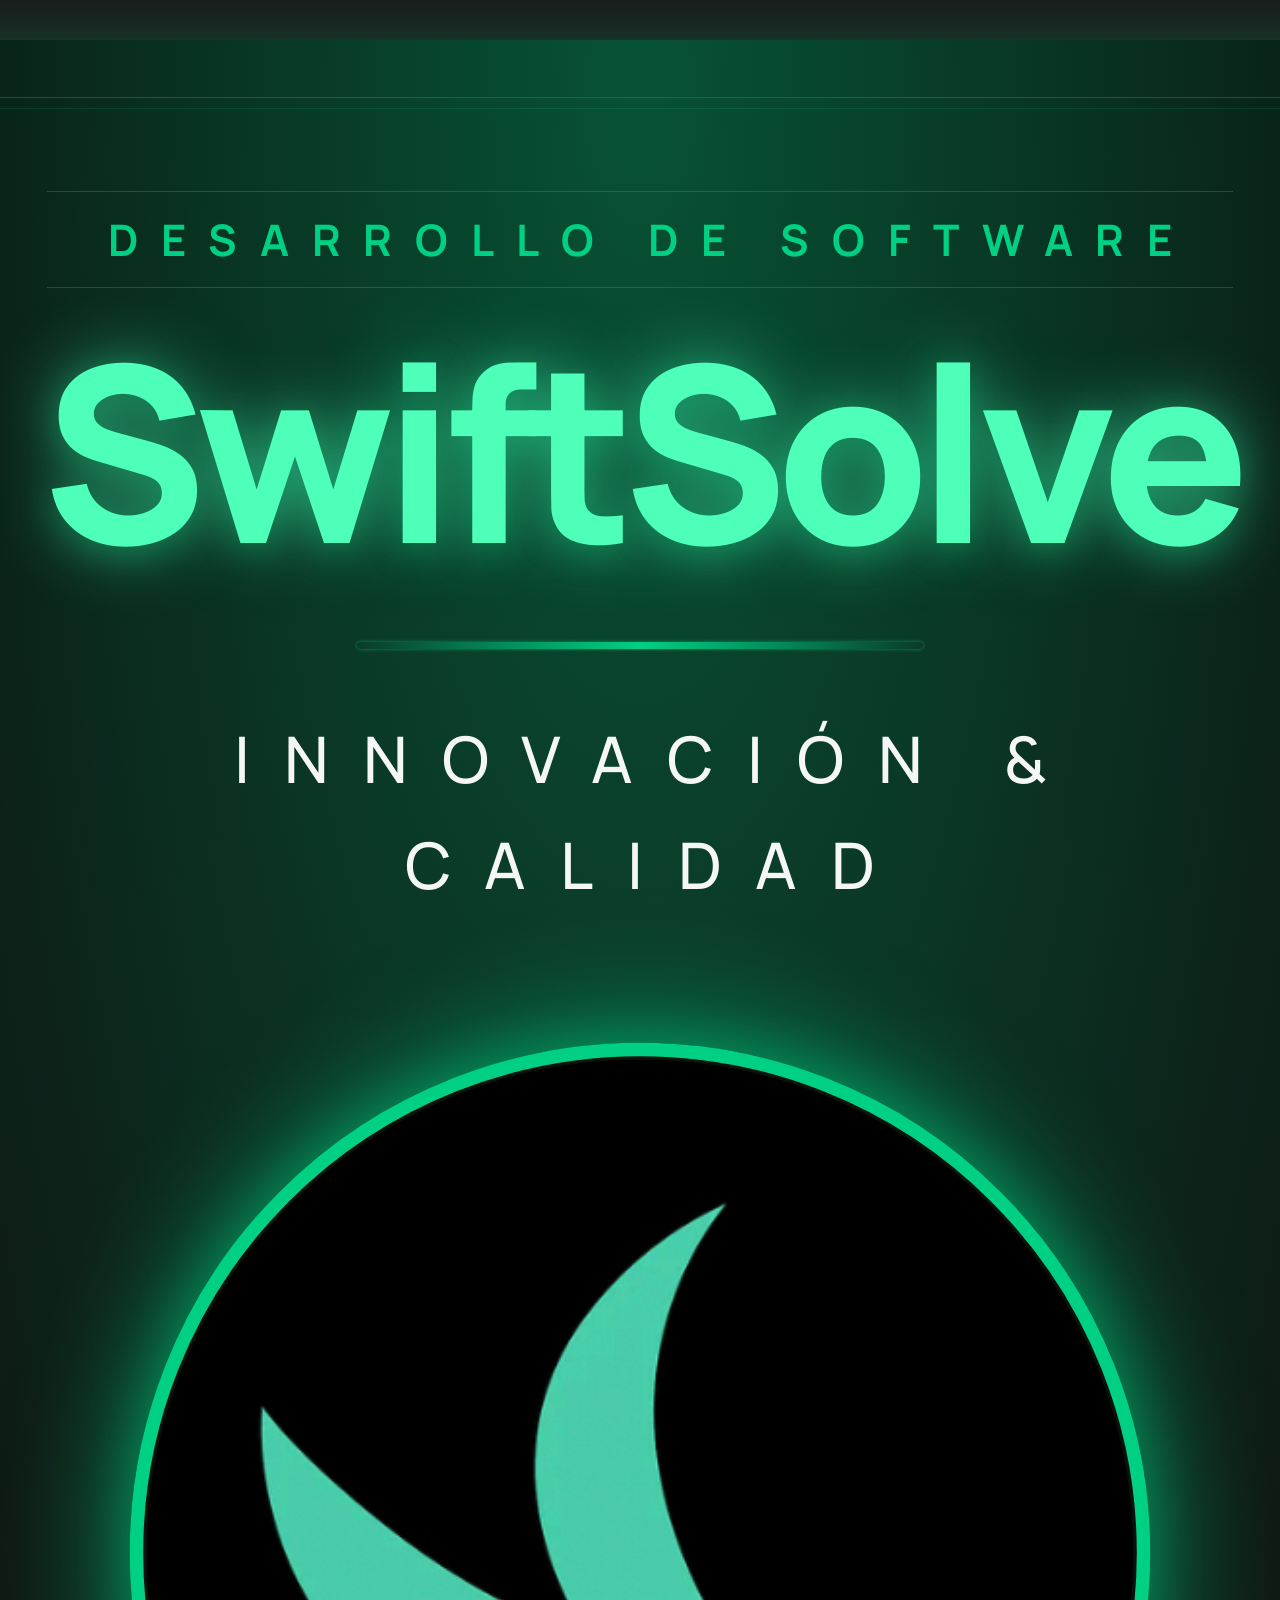
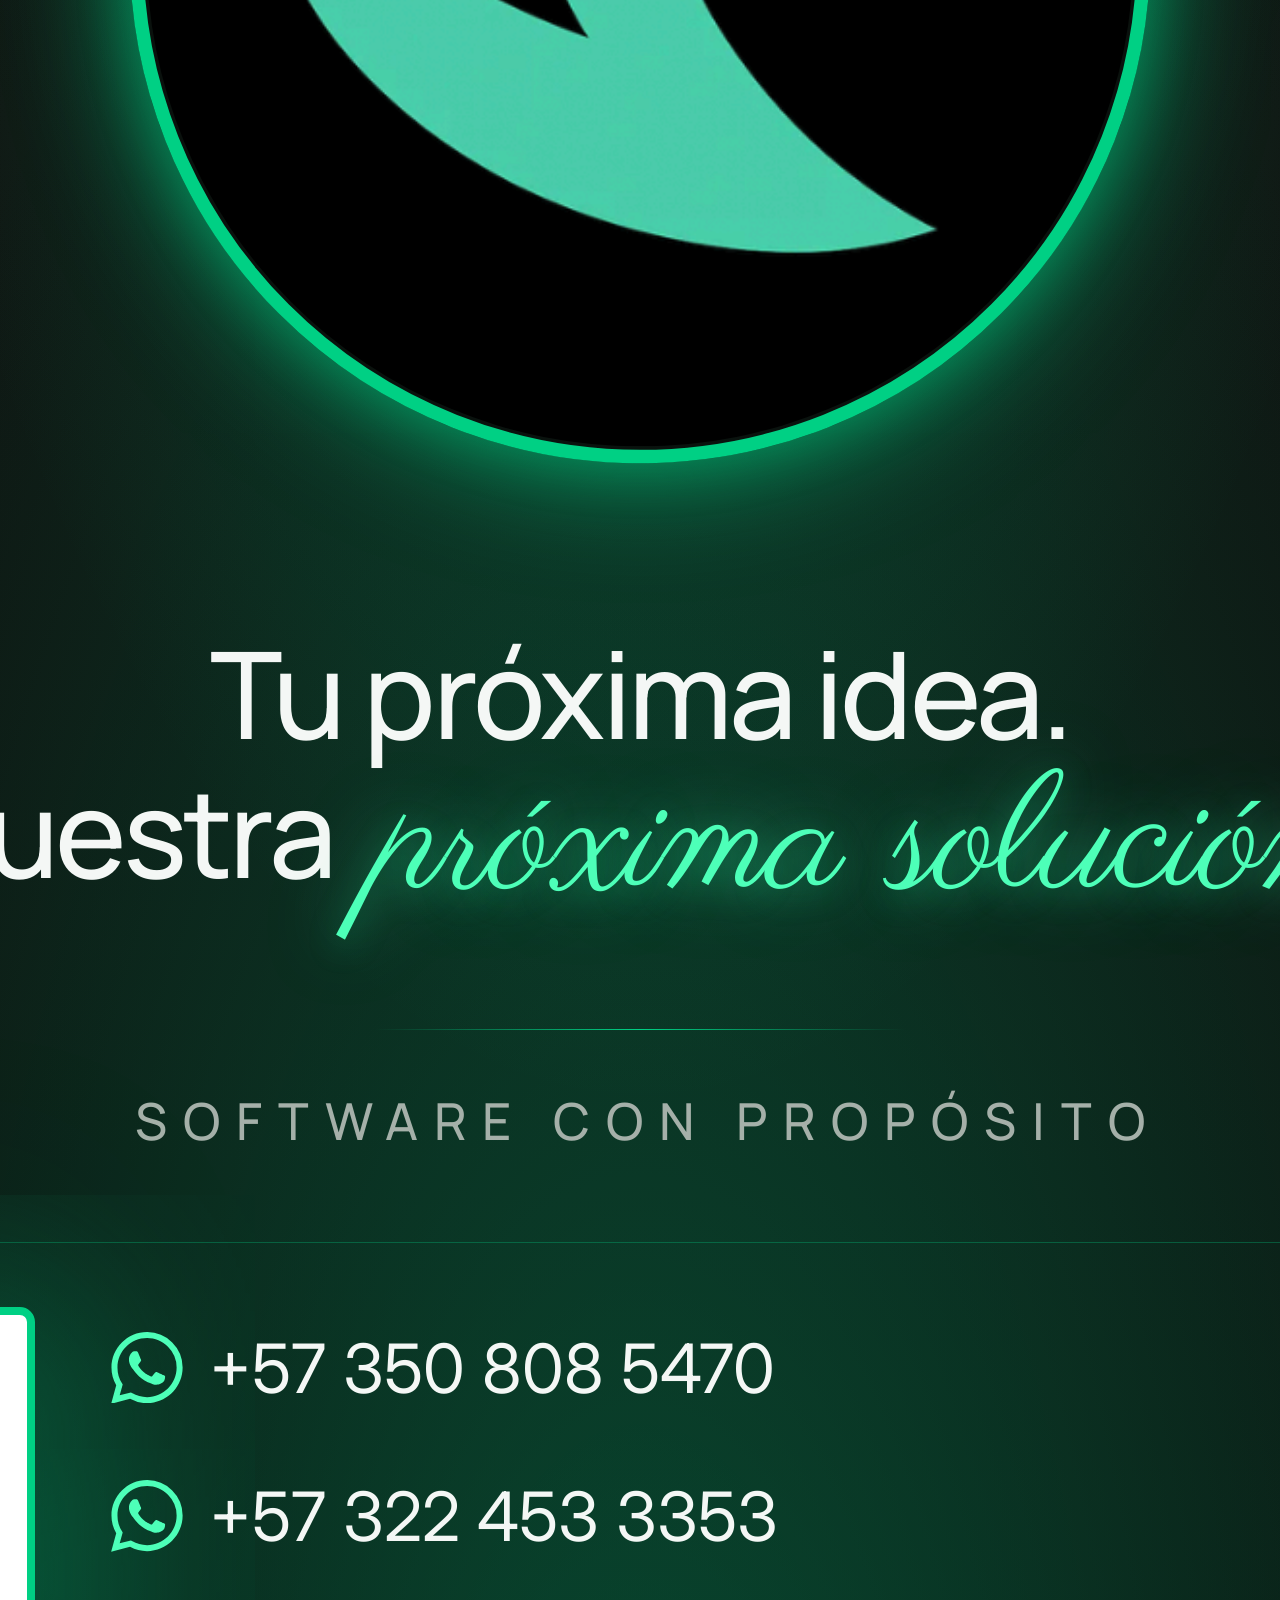
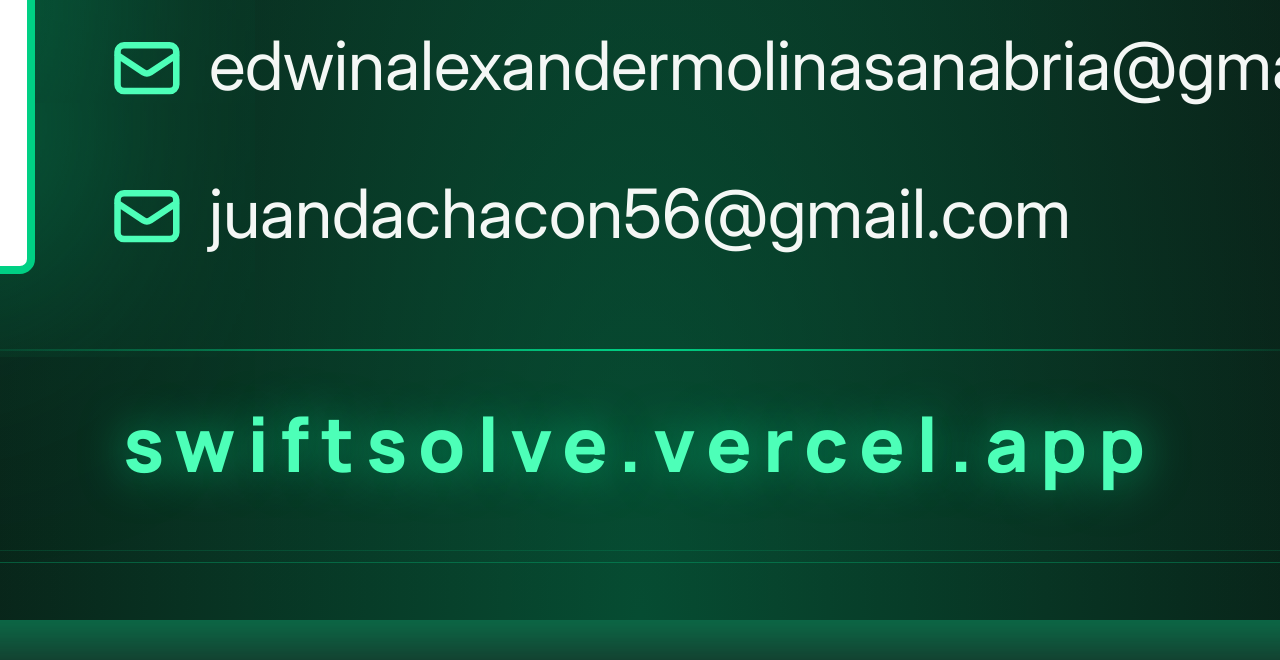
<file: impresos/pendon.html>
<!DOCTYPE html>
<html lang="es">
<head>
    <meta charset="UTF-8">
    <title>Pendón — SwiftSolve</title>
    <link href="https://fonts.googleapis.com/css2?family=Manrope:wght@400;500;600;700;800&family=Inter:wght@300;400;500;600;700&family=Parisienne&display=swap" rel="stylesheet">
    <link href="../styles.css" rel="stylesheet">
    <style>
        /* ============================================================
           SAFETY OVERRIDES
           ============================================================ */
        html, body {
            background: #1a1a1a;
            padding: 20px;
            margin: 0;
            display: flex;
            justify-content: center;
            align-items: flex-start;
            min-height: 100vh;
            overflow-x: visible;
            -webkit-print-color-adjust: exact;
            print-color-adjust: exact;
        }

        a { color: inherit; text-decoration: none; font-style: normal; }
        a:hover { font-style: normal; }

        :root {
            --green: #00d084;
            --green-bright: #4dffb8;
            --green-deep: #00a86b;
            --dark-deep: #0a0f0c;
            --dark-mid: #101311;
            --glow: #00a86b;
            --bg: #0a0f0c;
            --text: #f4f7f5;
            --muted: #a5b0a9;
            --line: rgba(0,208,132,0.3);
        }

        * { margin: 0; padding: 0; box-sizing: border-box; }

        /* ── DIMENSIONES: 70cm ancho × 100cm alto ── */
        @page { size: 70cm 100cm; margin: 0; }

        /* ============================================================
           PENDÓN
           ============================================================ */
        .pendon {
            width: 70cm;
            height: 100cm;
            background:
                radial-gradient(ellipse at top, rgba(0,208,132,0.35) 0%, transparent 50%),
                radial-gradient(ellipse at bottom, rgba(0,168,107,0.4) 0%, transparent 55%),
                linear-gradient(180deg, #0a0f0c 0%, #101311 45%, #0a0f0c 100%);
            color: var(--text);
            position: relative;
            overflow: hidden;
            display: flex;
            flex-direction: column;
            padding: 4cm 4cm 3cm;
            box-shadow: 0 30px 80px rgba(0,168,107,0.7);
        }

        .pendon::before {
            content: '';
            position: absolute;
            inset: 1.5cm;
            border: 1.2px solid var(--line);
            pointer-events: none;
        }

        .pendon::after {
            content: '';
            position: absolute;
            inset: 1.8cm;
            border: 1px solid rgba(0,208,132,0.15);
            pointer-events: none;
        }

        /* ============================================================
           HEADER
           ============================================================ */
        .pendon-header {
            text-align: center;
            position: relative;
            z-index: 1;
            margin-bottom: 1cm;
        }

        .pendon-eyebrow {
            display: inline-block;
            font-family: 'Manrope', sans-serif;
            font-size: 1.15cm;
            letter-spacing: 0.6cm;
            color: var(--green);
            text-transform: uppercase;
            font-weight: 700;
            padding: 0.3cm 1cm 0.3cm 1.6cm;
            border-top: 1.2px solid var(--line);
            border-bottom: 1.2px solid var(--line);
            margin-bottom: 1.2cm;
        }

        .pendon-nombre {
            font-family: 'Manrope', sans-serif;
            font-size: 6.5cm;
            color: var(--green-bright);
            font-weight: 800;
            letter-spacing: -0.05em;
            line-height: 0.95;
            text-shadow: 0 0 1.8cm rgba(77,255,184,0.55),
                         0 0.18cm 0.9cm rgba(0,168,107,0.4);
            margin-bottom: 0.6cm;
        }

        .pendon-nombre .brand-dot { color: var(--green); }

        .pendon-linea {
            width: 15cm;
            height: 0.2cm;
            background: linear-gradient(90deg, transparent, var(--green), transparent);
            box-shadow: 0 0 0.1cm rgba(0,208,132,0.6);   /* glow */
            border-radius: 999px;                        /* extremos redondeados */
            margin: 2cm auto 1.5cm;
        }

        .pendon-subtitulo {
            font-family: 'Manrope', sans-serif;
            font-size: 1.7cm;
            color: var(--text);
            letter-spacing: 0.9cm;
            text-transform: uppercase;
            font-weight: 500;
            padding-left: 0.9cm;
        }

        /* ============================================================
           LOGO
           ============================================================ */
        .pendon-logo-wrap {
            display: flex;
            justify-content: center;
            margin-top: 0.8cm;
            margin-bottom: 1cm;
            position: relative;
            z-index: 1;
        }

        .pendon-logo {
            width: 30cm;
            height: 30cm;
            border-radius: 50%;
            object-fit: cover;
            object-position: center;
            transform: scale(0.9);
            transform-origin: center;
            border: 15px solid var(--green);
            padding: 1mm;
            background: rgba(10,15,12,0.9);
            overflow: hidden;
            box-shadow: 0 0 3.5cm rgba(0,208,132,0.7),
                        0 0 1.5cm rgba(0,168,107,0.35);
        }

        /* ============================================================
           ESLOGAN
           ============================================================ */
        .pendon-eslogan {
            position: relative;
            z-index: 1;
            flex: 1;
            display: flex;
            flex-direction: column;
            align-items: center;
            justify-content: center;
            text-align: center;
            padding: 0;
        }

        .eslogan-texto {
            font-family: 'Manrope', sans-serif;
            font-weight: 500;
            line-height: 1.15;
            color: var(--text);
            margin-bottom: 1cm;
        }

        /* Línea 1 — Manrope blanco */
        .eslogan-texto .linea-1 {
            display: inline;
            font-size: 3.2cm;
            letter-spacing: -0.03em;
            color: var(--text);
        }

        /* Línea 2 — Parisienne verde brillante */
        .eslogan-texto .linea-2 {
            display: inline;
            font-family: 'Parisienne', cursive;
            font-weight: 400;
            font-size: 4.4cm;
            letter-spacing: 0;
            line-height: 1;
            color: var(--green-bright);
            margin-top: 0.1cm;
            text-shadow: 0 0 1.8cm rgba(77,255,184,0.55),
                         0 0.2cm 0.8cm rgba(0,168,107,0.4);
        }

        .eslogan-linea-deco {
            width: 14cm;
            height: 1.5px;
            background: linear-gradient(90deg, transparent, var(--green), transparent);
            margin: 1.6cm auto 1.3cm;
        }

        .eslogan-sub {
            font-family: 'Manrope', sans-serif;
            font-size: 1.35cm;
            font-weight: 500;
            letter-spacing: 0.42cm;
            text-transform: uppercase;
            color: var(--muted);
            padding-left: 0.42cm;
        }

        /* ============================================================
           CONTACTO
           ============================================================ */
        .pendon-contacto {
            position: relative;
            z-index: 1;
            margin-top: 0.4cm;
            padding-top: 1.5cm;
            border-top: 1.2px solid var(--line);
            text-align: center;
        }

        .contacto-grid {
            display: grid;
            grid-template-columns: auto 1fr;
            gap: 2cm;
            align-items: center;
            margin-top: 2mm;
        }

        .qr-grande {
            background: #fff;
            padding: 0.4cm;
            border-radius: 0.4cm;
            width: 15cm;
            height: 15cm;
            border: 8px solid var(--green);
            box-shadow: 0 0 14cm rgba(0,208,132,0.7);
        }

        .qr-grande img { width: 100%; height: 100%; display: block; }

        .contacto-datos {
            text-align: left;
            display: flex;
            flex-direction: column;
            gap: 1.6cm;
        }

        .contacto-item {
            display: flex;
            align-items: center;
            gap: 0.7cm;
            color: var(--text);
        }

        .contacto-item svg {
            width: 1.9cm;
            height: 1.9cm;
            flex-shrink: 0;
            color: var(--green-bright);
        }

        .contacto-item .valor {
            font-size: 1.8cm;
            font-weight: 400;
            color: var(--text);
            line-height: 1;
            padding: 10px 0;
        }

        /* ── Línea decorativa nueva arriba de la URL ── */
        .pendon-web-deco {
            width: 38cm;
            height: 1.8px;
            background: linear-gradient(90deg, transparent, var(--green), transparent);
            margin: 2cm auto 0.8cm;
        }

        .pendon-web {
            font-family: 'Manrope', sans-serif;
            font-size: 2cm;
            font-weight: 800;
            color: var(--green-bright);
            letter-spacing: 0.3cm;
            margin: 0 auto;
            text-align: center;
            text-shadow: 0 0 1.2cm rgba(0,208,132,0.7);
        }

        /* ============================================================
           PRINT
           ============================================================ */
        @media print {
            html, body {
                background: #fff;
                padding: 0;
                min-height: auto;
                display: block;
            }
            .pendon { box-shadow: none; }
        }
    </style>
</head>
<body>

    <div class="pendon">

        <!-- HEADER -->
        <div class="pendon-header">
            <div class="pendon-eyebrow">Desarrollo de Software</div>
            <h1 class="pendon-nombre">SwiftSolve</h1>
            <div class="pendon-linea"></div>
            <p class="pendon-subtitulo">Innovación &amp; <br> Calidad</p>
        </div>

        <!-- LOGO -->
        <div class="pendon-logo-wrap">
            <img src="img/portada-logo.png" alt="SwiftSolve" class="pendon-logo">
        </div>

        <!-- ESLOGAN -->
        <section class="pendon-eslogan">
            <p class="eslogan-texto">
                <span class="linea-1">Tu próxima idea.</span>
                <br>
                <span class="linea-1">Nuestra </span>
                <span class="linea-2"> próxima solución.</span>
            </p>

            <div class="eslogan-linea-deco"></div>

            <p class="eslogan-sub">Software con propósito</p>
        </section>

        <!-- CONTACTO -->
        <section class="pendon-contacto">
            <div class="contacto-grid">
                <div class="qr-grande">
                    <img src="img/qr_pagina.svg" alt="QR SwiftSolve">
                </div>

                <div class="contacto-datos">
                    <div class="contacto-item">
                        <svg fill="currentColor" viewBox="0 0 24 24">
                            <path d="M17.472 14.382c-.297-.149-1.758-.867-2.03-.967-.273-.099-.471-.148-.67.15-.197.297-.767.966-.94 1.164-.173.199-.347.223-.644.075-.297-.15-1.255-.463-2.39-1.475-.883-.788-1.48-1.761-1.653-2.059-.173-.297-.018-.458.13-.606.134-.133.298-.347.446-.52.149-.174.198-.298.298-.497.099-.198.05-.371-.025-.52-.075-.149-.669-1.612-.916-2.207-.242-.579-.487-.5-.669-.51-.173-.008-.371-.01-.57-.01-.198 0-.52.074-.792.372-.272.297-1.04 1.016-1.04 2.479 0 1.462 1.065 2.875 1.213 3.074.149.198 2.096 3.2 5.077 4.487.709.306 1.262.489 1.694.625.712.227 1.36.195 1.871.118.571-.085 1.758-.719 2.006-1.413.248-.694.248-1.289.173-1.413-.074-.124-.272-.198-.57-.347m-5.421 7.403h-.004a9.87 9.87 0 01-5.031-1.378l-.361-.214-3.741.982.998-3.648-.235-.374a9.86 9.86 0 01-1.51-5.26c.001-5.45 4.436-9.884 9.888-9.884 2.64 0 5.122 1.03 6.988 2.898a9.825 9.825 0 012.893 6.994c-.003 5.45-4.437 9.884-9.885 9.884m8.413-18.297A11.815 11.815 0 0012.05 0C5.495 0 .16 5.335.157 11.892c0 2.096.547 4.142 1.588 5.945L.057 24l6.305-1.654a11.882 11.882 0 005.683 1.448h.005c6.554 0 11.89-5.335 11.893-11.893a11.821 11.821 0 00-3.48-8.413z"/>
                        </svg>
                        <span class="valor">+57 350 808 5470</span>
                    </div>
                    <div class="contacto-item">
                        <svg fill="currentColor" viewBox="0 0 24 24">
                            <path d="M17.472 14.382c-.297-.149-1.758-.867-2.03-.967-.273-.099-.471-.148-.67.15-.197.297-.767.966-.94 1.164-.173.199-.347.223-.644.075-.297-.15-1.255-.463-2.39-1.475-.883-.788-1.48-1.761-1.653-2.059-.173-.297-.018-.458.13-.606.134-.133.298-.347.446-.52.149-.174.198-.298.298-.497.099-.198.05-.371-.025-.52-.075-.149-.669-1.612-.916-2.207-.242-.579-.487-.5-.669-.51-.173-.008-.371-.01-.57-.01-.198 0-.52.074-.792.372-.272.297-1.04 1.016-1.04 2.479 0 1.462 1.065 2.875 1.213 3.074.149.198 2.096 3.2 5.077 4.487.709.306 1.262.489 1.694.625.712.227 1.36.195 1.871.118.571-.085 1.758-.719 2.006-1.413.248-.694.248-1.289.173-1.413-.074-.124-.272-.198-.57-.347m-5.421 7.403h-.004a9.87 9.87 0 01-5.031-1.378l-.361-.214-3.741.982.998-3.648-.235-.374a9.86 9.86 0 01-1.51-5.26c.001-5.45 4.436-9.884 9.888-9.884 2.64 0 5.122 1.03 6.988 2.898a9.825 9.825 0 012.893 6.994c-.003 5.45-4.437 9.884-9.885 9.884m8.413-18.297A11.815 11.815 0 0012.05 0C5.495 0 .16 5.335.157 11.892c0 2.096.547 4.142 1.588 5.945L.057 24l6.305-1.654a11.882 11.882 0 005.683 1.448h.005c6.554 0 11.89-5.335 11.893-11.893a11.821 11.821 0 00-3.48-8.413z"/>
                        </svg>
                        <span class="valor">+57 322 453 3353</span>
                    </div>
                    <div class="contacto-item">
                        <svg fill="none" stroke="currentColor" viewBox="2 0 20 22" stroke-width="2">
                            <path stroke-linecap="round" stroke-linejoin="round" d="M3 8l7.89 5.26a2 2 0 002.22 0L21 8M5 19h14a2 2 0 002-2V7a2 2 0 00-2-2H5a2 2 0 00-2 2v10a2 2 0 002 2z"/>
                        </svg>
                        <span class="valor">edwinalexandermolinasanabria@gmail.com</span>
                    </div>
                    <div class="contacto-item">
                        <svg fill="none" stroke="currentColor" viewBox="2 0 20 22" stroke-width="2">
                            <path stroke-linecap="round" stroke-linejoin="round" d="M3 8l7.89 5.26a2 2 0 002.22 0L21 8M5 19h14a2 2 0 002-2V7a2 2 0 00-2-2H5a2 2 0 00-2 2v10a2 2 0 002 2z"/>
                        </svg>
                        <span class="valor">juandachacon56@gmail.com</span>
                    </div>
                </div>
            </div>

            <!-- Línea decorativa nueva arriba de la URL -->
            <div class="pendon-web-deco"></div>

            <p class="pendon-web">swiftsolve.vercel.app</p>
        </section>

    </div>

</body>
</html>
</file>
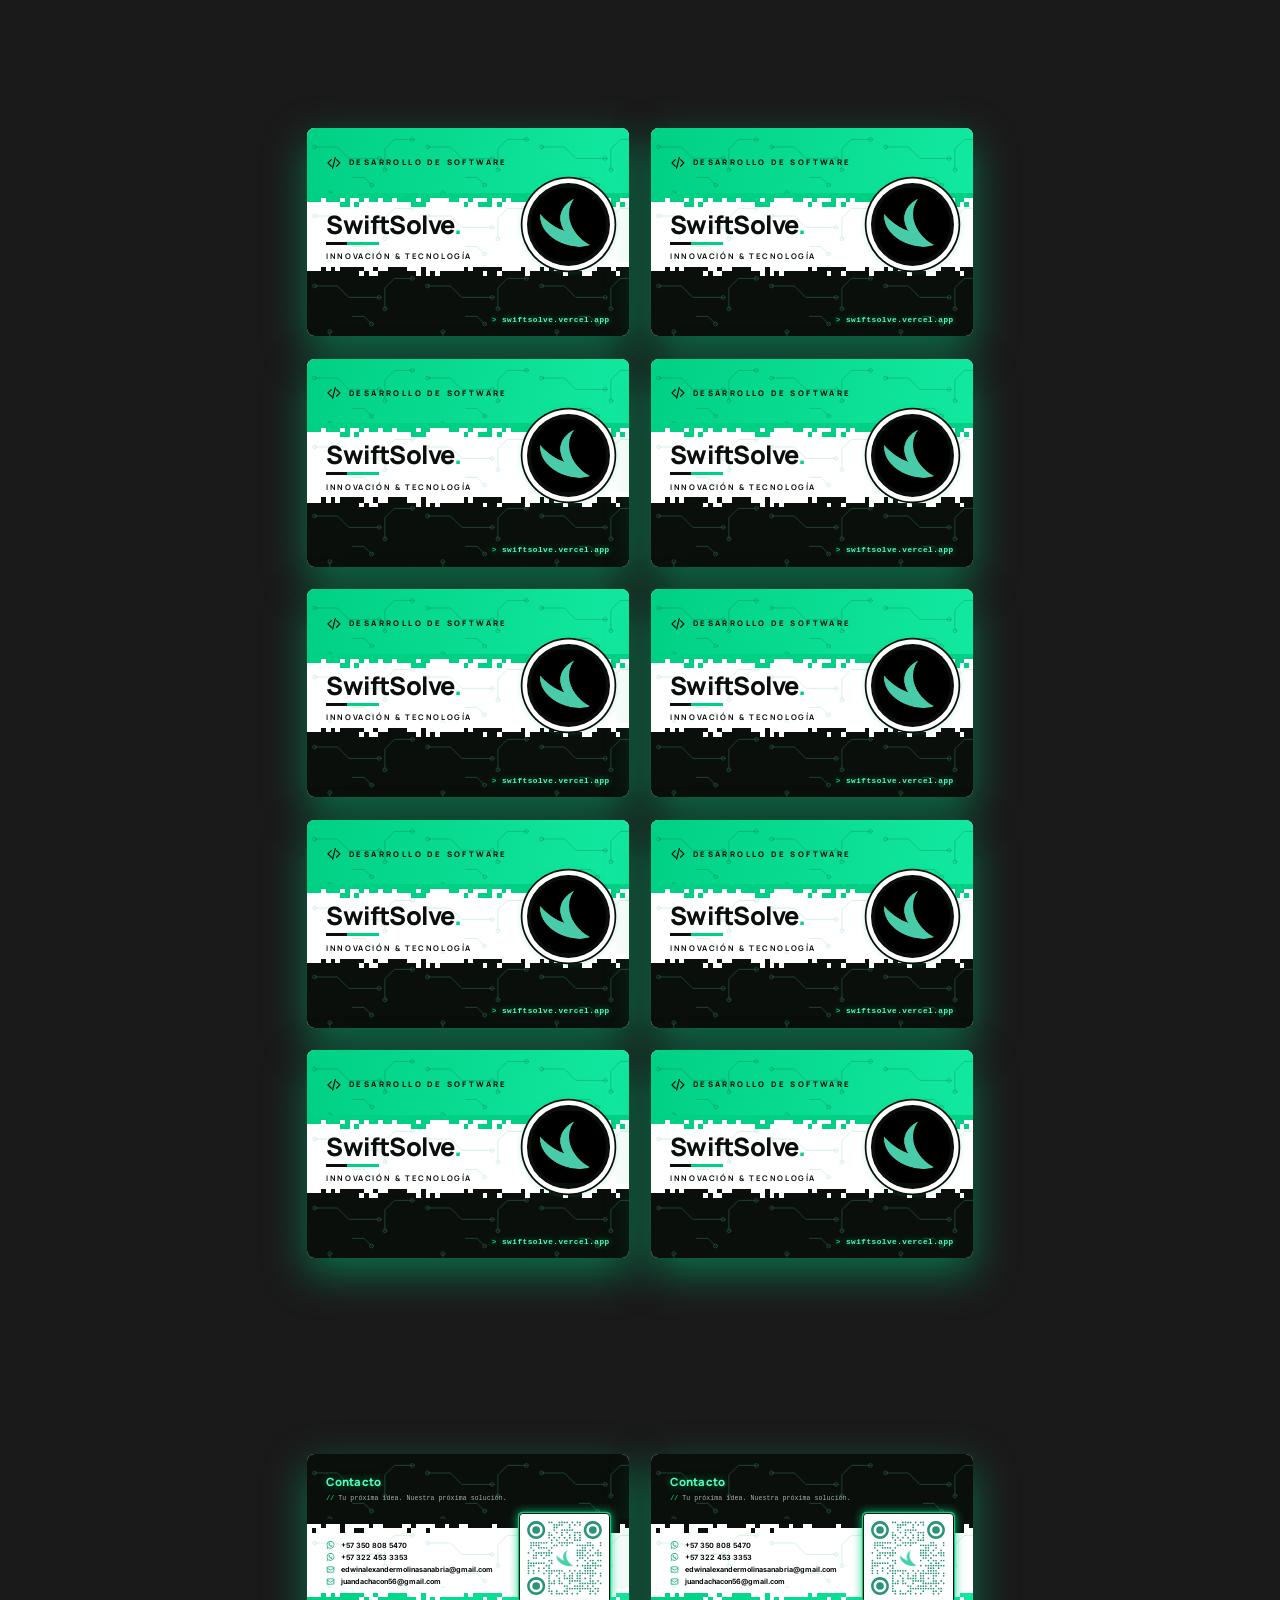
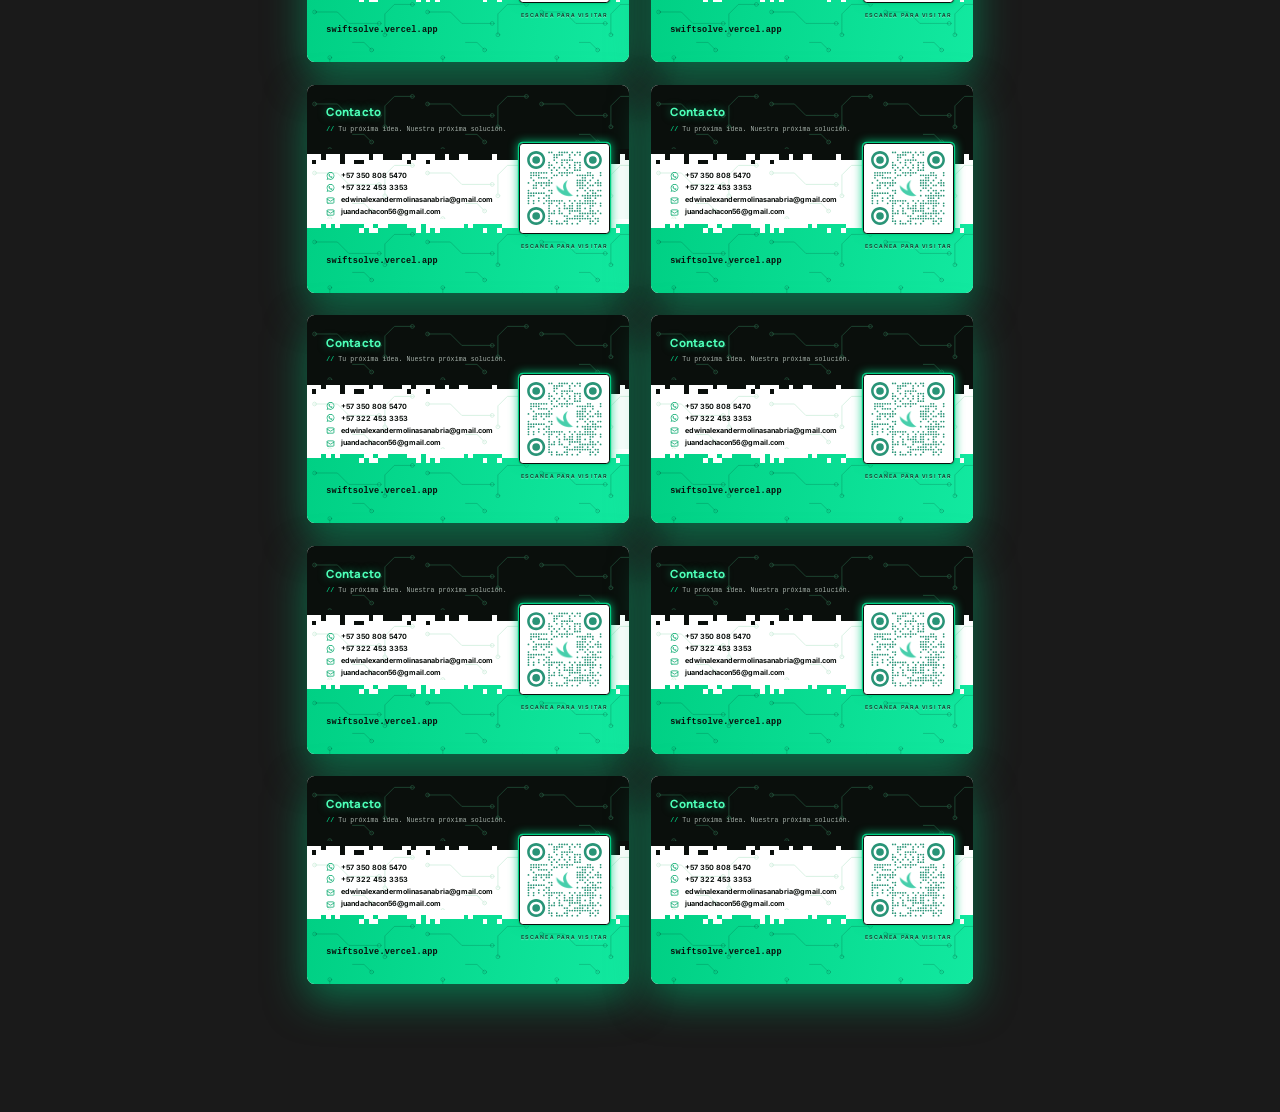
<file: impresos/tarjeta.html>
<!DOCTYPE html>
<html lang="es">
<head>
    <meta charset="UTF-8">
    <title>Tarjeta — SwiftSolve</title>
    <link href="https://fonts.googleapis.com/css2?family=Manrope:wght@400;500;600;700;800&family=Inter:wght@300;400;500;600;700&display=swap" rel="stylesheet">
    <link href="../styles.css" rel="stylesheet">
    <style>
        /* ============================================================
           SAFETY OVERRIDES
           ============================================================ */
        html, body {
            background: #1a1a1a;
            padding: 20px;
            margin: 0;
            display: flex;
            flex-direction: column;
            align-items: center;
            gap: 20px;
            min-height: 100vh;
            overflow-x: visible;
            -webkit-print-color-adjust: exact;
            print-color-adjust: exact;
        }

        a { color: inherit; text-decoration: none; font-style: normal; }
        a:hover { font-style: normal; }

        :root {
            --green: #00d084;
            --green-bright: #4dffb8;
            --green-deep: #00a86b;
            --dark-deep: #0a0f0c;
            --dark-mid: #101311;
            --glow: #00a86b;
            --bg: #0a0f0c;
            --text: #f4f7f5;
            --muted: #a5b0a9;
            --line: rgba(0,208,132,0.3);
        }

        * { margin: 0; padding: 0; box-sizing: border-box; }

        /* ============================================================
           HOJA LEGAL — 10 TARJETAS POR PÁGINA (2 × 5)
           Legal: 215.9 × 355.6 mm  →  útil 205.9 × 345.6 mm
           ============================================================ */
        @page { size: legal; margin: 5mm; }

        .pagina {
            width: 205.9mm;
            height: 345.6mm;
            display: grid;
            grid-template-columns: repeat(2, 85mm);
            grid-template-rows: repeat(5, 55mm);
            gap: 6mm;
            justify-content: center;
            align-content: center;
            page-break-after: always;
        }
        .pagina:last-child { page-break-after: auto; }

        /* ============================================================
           TARJETA (85mm × 55mm)
           ============================================================ */
        .tarjeta {
            width: 85mm;
            height: 55mm;
            border-radius: 2mm;
            position: relative;
            overflow: hidden;
            color: var(--text);
            box-shadow: 0 15px 40px rgba(0,168,107,0.6);
        }

        
:root { --verde:#00d084; --verde-b:#4dffb8; --verde-d:#00a86b; --negro:#0a0f0c; }
* { -webkit-print-color-adjust: exact; print-color-adjust: exact; }
.mono { font-family: ui-monospace, 'SFMono-Regular', Menlo, Consolas, monospace; }

/* ============================================================
   TARJETA 85×55 mm — franjas iguales: verde · blanco · negro
   Frente: verde / blanco / negro   ·   Dorso: negro / blanco / verde
   ============================================================ */
.tarjeta-frontal, .tarjeta-trasera { display: grid; grid-template-rows: repeat(3, 1fr); padding: 0; background: #fff; }
.banda { position: relative; display: flex; padding: 0 5mm; min-height: 0; }
.f-verde  { background: url("data:image/svg+xml,%3Csvg%20xmlns%3D%27http%3A%2F%2Fwww.w3.org%2F2000%2Fsvg%27%20viewBox%3D%270%200%20300%20300%27%3E%3Cg%20fill%3D%27none%27%20stroke%3D%27%23003d24%27%20stroke-width%3D%272.6%27%20stroke-opacity%3D%270.22%27%20stroke-linecap%3D%27round%27%20stroke-linejoin%3D%27round%27%3E%3Cpath%20d%3D%27M20%2050H80L110%2080H190%27%2F%3E%3Cpath%20d%3D%27M280%2030H230L205%2055V110%27%2F%3E%3Cpath%20d%3D%27M60%20170V210L90%20240H160%27%2F%3E%3Cpath%20d%3D%27M270%20190H240L220%20210V270%27%2F%3E%3Cpath%20d%3D%27M120%20130H150L170%20150%27%2F%3E%3Ccircle%20cx%3D%2720%27%20cy%3D%2750%27%20r%3D%275%27%2F%3E%3Ccircle%20cx%3D%27190%27%20cy%3D%2780%27%20r%3D%275%27%2F%3E%3Ccircle%20cx%3D%27280%27%20cy%3D%2730%27%20r%3D%275%27%2F%3E%3Ccircle%20cx%3D%27205%27%20cy%3D%27110%27%20r%3D%275%27%2F%3E%3Ccircle%20cx%3D%2760%27%20cy%3D%27170%27%20r%3D%275%27%2F%3E%3Ccircle%20cx%3D%27160%27%20cy%3D%27240%27%20r%3D%275%27%2F%3E%3Ccircle%20cx%3D%27270%27%20cy%3D%27190%27%20r%3D%275%27%2F%3E%3Ccircle%20cx%3D%27220%27%20cy%3D%27270%27%20r%3D%275%27%2F%3E%3Ccircle%20cx%3D%27170%27%20cy%3D%27150%27%20r%3D%275%27%2F%3E%3C%2Fg%3E%3C%2Fsvg%3E") 0 0 / 30mm 30mm repeat, linear-gradient(100deg, #00d084, #12e9a0); }
.f-blanco { background: url("data:image/svg+xml,%3Csvg%20xmlns%3D%27http%3A%2F%2Fwww.w3.org%2F2000%2Fsvg%27%20viewBox%3D%270%200%20300%20300%27%3E%3Cg%20fill%3D%27none%27%20stroke%3D%27%23d7f1e3%27%20stroke-width%3D%272.6%27%20stroke-opacity%3D%271%27%20stroke-linecap%3D%27round%27%20stroke-linejoin%3D%27round%27%3E%3Cpath%20d%3D%27M20%2050H80L110%2080H190%27%2F%3E%3Cpath%20d%3D%27M280%2030H230L205%2055V110%27%2F%3E%3Cpath%20d%3D%27M60%20170V210L90%20240H160%27%2F%3E%3Cpath%20d%3D%27M270%20190H240L220%20210V270%27%2F%3E%3Cpath%20d%3D%27M120%20130H150L170%20150%27%2F%3E%3Ccircle%20cx%3D%2720%27%20cy%3D%2750%27%20r%3D%275%27%2F%3E%3Ccircle%20cx%3D%27190%27%20cy%3D%2780%27%20r%3D%275%27%2F%3E%3Ccircle%20cx%3D%27280%27%20cy%3D%2730%27%20r%3D%275%27%2F%3E%3Ccircle%20cx%3D%27205%27%20cy%3D%27110%27%20r%3D%275%27%2F%3E%3Ccircle%20cx%3D%2760%27%20cy%3D%27170%27%20r%3D%275%27%2F%3E%3Ccircle%20cx%3D%27160%27%20cy%3D%27240%27%20r%3D%275%27%2F%3E%3Ccircle%20cx%3D%27270%27%20cy%3D%27190%27%20r%3D%275%27%2F%3E%3Ccircle%20cx%3D%27220%27%20cy%3D%27270%27%20r%3D%275%27%2F%3E%3Ccircle%20cx%3D%27170%27%20cy%3D%27150%27%20r%3D%275%27%2F%3E%3C%2Fg%3E%3C%2Fsvg%3E") 0 0 / 30mm 30mm repeat, #ffffff; padding-top: 3mm; flex-direction: column; justify-content: center; }
.f-negro  { background: url("data:image/svg+xml,%3Csvg%20xmlns%3D%27http%3A%2F%2Fwww.w3.org%2F2000%2Fsvg%27%20viewBox%3D%270%200%20300%20300%27%3E%3Cg%20fill%3D%27none%27%20stroke%3D%27%231d4a35%27%20stroke-width%3D%272.4%27%20stroke-opacity%3D%270.9%27%20stroke-linecap%3D%27round%27%20stroke-linejoin%3D%27round%27%3E%3Cpath%20d%3D%27M20%2050H80L110%2080H190%27%2F%3E%3Cpath%20d%3D%27M280%2030H230L205%2055V110%27%2F%3E%3Cpath%20d%3D%27M60%20170V210L90%20240H160%27%2F%3E%3Cpath%20d%3D%27M270%20190H240L220%20210V270%27%2F%3E%3Cpath%20d%3D%27M120%20130H150L170%20150%27%2F%3E%3Ccircle%20cx%3D%2720%27%20cy%3D%2750%27%20r%3D%275%27%2F%3E%3Ccircle%20cx%3D%27190%27%20cy%3D%2780%27%20r%3D%275%27%2F%3E%3Ccircle%20cx%3D%27280%27%20cy%3D%2730%27%20r%3D%275%27%2F%3E%3Ccircle%20cx%3D%27205%27%20cy%3D%27110%27%20r%3D%275%27%2F%3E%3Ccircle%20cx%3D%2760%27%20cy%3D%27170%27%20r%3D%275%27%2F%3E%3Ccircle%20cx%3D%27160%27%20cy%3D%27240%27%20r%3D%275%27%2F%3E%3Ccircle%20cx%3D%27270%27%20cy%3D%27190%27%20r%3D%275%27%2F%3E%3Ccircle%20cx%3D%27220%27%20cy%3D%27270%27%20r%3D%275%27%2F%3E%3Ccircle%20cx%3D%27170%27%20cy%3D%27150%27%20r%3D%275%27%2F%3E%3C%2Fg%3E%3C%2Fsvg%3E") 0 0 / 30mm 30mm repeat, #0a0f0c; }
.b1, .b3 { align-items: center; }
.b3 { justify-content: space-between; }

/* bordes de píxeles que se disuelven entre franjas */
.tarjeta-frontal::before, .tarjeta-trasera::before, .tarjeta-frontal::after, .tarjeta-trasera::after {
    content: ''; position: absolute; left: 0; width: 85mm; height: 3.75mm;
    background-size: 100% 100%; background-repeat: no-repeat; z-index: 1; pointer-events: none; border: none; background-color: transparent;
}
.tarjeta-frontal::before, .tarjeta-trasera::before { top: 17.0833mm; inset: auto; left: 0; }
.tarjeta-frontal::after, .tarjeta-trasera::after { top: 35.4167mm; }
.tarjeta-frontal::before { background-image: url("data:image/svg+xml,%3Csvg%20xmlns%3D%27http%3A%2F%2Fwww.w3.org%2F2000%2Fsvg%27%20viewBox%3D%270%200%20850%2037.5%27%20preserveAspectRatio%3D%27none%27%20shape-rendering%3D%27crispEdges%27%3E%3Crect%20x%3D%270%27%20y%3D%270.0%27%20width%3D%27850%27%20height%3D%2712.5%27%20fill%3D%27%2300d084%27%2F%3E%3Crect%20x%3D%270.0%27%20y%3D%2712.5%27%20width%3D%2712.5%27%20height%3D%2712.5%27%20fill%3D%27%2300d084%27%2F%3E%3Crect%20x%3D%2712.5%27%20y%3D%2712.5%27%20width%3D%2712.5%27%20height%3D%2712.5%27%20fill%3D%27%2300d084%27%2F%3E%3Crect%20x%3D%2725.0%27%20y%3D%2712.5%27%20width%3D%2712.5%27%20height%3D%2712.5%27%20fill%3D%27%2300d084%27%2F%3E%3Crect%20x%3D%2750.0%27%20y%3D%2712.5%27%20width%3D%2712.5%27%20height%3D%2712.5%27%20fill%3D%27%2300d084%27%2F%3E%3Crect%20x%3D%2762.5%27%20y%3D%2712.5%27%20width%3D%2712.5%27%20height%3D%2712.5%27%20fill%3D%27%2300d084%27%2F%3E%3Crect%20x%3D%2775.0%27%20y%3D%2712.5%27%20width%3D%2712.5%27%20height%3D%2712.5%27%20fill%3D%27%2300d084%27%2F%3E%3Crect%20x%3D%27100.0%27%20y%3D%2712.5%27%20width%3D%2712.5%27%20height%3D%2712.5%27%20fill%3D%27%2300d084%27%2F%3E%3Crect%20x%3D%27137.5%27%20y%3D%2712.5%27%20width%3D%2712.5%27%20height%3D%2712.5%27%20fill%3D%27%2300d084%27%2F%3E%3Crect%20x%3D%27162.5%27%20y%3D%2712.5%27%20width%3D%2712.5%27%20height%3D%2712.5%27%20fill%3D%27%2300d084%27%2F%3E%3Crect%20x%3D%27175.0%27%20y%3D%2712.5%27%20width%3D%2712.5%27%20height%3D%2712.5%27%20fill%3D%27%2300d084%27%2F%3E%3Crect%20x%3D%27200.0%27%20y%3D%2712.5%27%20width%3D%2712.5%27%20height%3D%2712.5%27%20fill%3D%27%2300d084%27%2F%3E%3Crect%20x%3D%27212.5%27%20y%3D%2712.5%27%20width%3D%2712.5%27%20height%3D%2712.5%27%20fill%3D%27%2300d084%27%2F%3E%3Crect%20x%3D%27237.5%27%20y%3D%2712.5%27%20width%3D%2712.5%27%20height%3D%2712.5%27%20fill%3D%27%2300d084%27%2F%3E%3Crect%20x%3D%27250.0%27%20y%3D%2712.5%27%20width%3D%2712.5%27%20height%3D%2712.5%27%20fill%3D%27%2300d084%27%2F%3E%3Crect%20x%3D%27262.5%27%20y%3D%2712.5%27%20width%3D%2712.5%27%20height%3D%2712.5%27%20fill%3D%27%2300d084%27%2F%3E%3Crect%20x%3D%27275.0%27%20y%3D%2712.5%27%20width%3D%2712.5%27%20height%3D%2712.5%27%20fill%3D%27%2300d084%27%2F%3E%3Crect%20x%3D%27300.0%27%20y%3D%2712.5%27%20width%3D%2712.5%27%20height%3D%2712.5%27%20fill%3D%27%2300d084%27%2F%3E%3Crect%20x%3D%27312.5%27%20y%3D%2712.5%27%20width%3D%2712.5%27%20height%3D%2712.5%27%20fill%3D%27%2300d084%27%2F%3E%3Crect%20x%3D%27375.0%27%20y%3D%2712.5%27%20width%3D%2712.5%27%20height%3D%2712.5%27%20fill%3D%27%2300d084%27%2F%3E%3Crect%20x%3D%27387.5%27%20y%3D%2712.5%27%20width%3D%2712.5%27%20height%3D%2712.5%27%20fill%3D%27%2300d084%27%2F%3E%3Crect%20x%3D%27425.0%27%20y%3D%2712.5%27%20width%3D%2712.5%27%20height%3D%2712.5%27%20fill%3D%27%2300d084%27%2F%3E%3Crect%20x%3D%27475.0%27%20y%3D%2712.5%27%20width%3D%2712.5%27%20height%3D%2712.5%27%20fill%3D%27%2300d084%27%2F%3E%3Crect%20x%3D%27512.5%27%20y%3D%2712.5%27%20width%3D%2712.5%27%20height%3D%2712.5%27%20fill%3D%27%2300d084%27%2F%3E%3Crect%20x%3D%27537.5%27%20y%3D%2712.5%27%20width%3D%2712.5%27%20height%3D%2712.5%27%20fill%3D%27%2300d084%27%2F%3E%3Crect%20x%3D%27550.0%27%20y%3D%2712.5%27%20width%3D%2712.5%27%20height%3D%2712.5%27%20fill%3D%27%2300d084%27%2F%3E%3Crect%20x%3D%27562.5%27%20y%3D%2712.5%27%20width%3D%2712.5%27%20height%3D%2712.5%27%20fill%3D%27%2300d084%27%2F%3E%3Crect%20x%3D%27575.0%27%20y%3D%2712.5%27%20width%3D%2712.5%27%20height%3D%2712.5%27%20fill%3D%27%2300d084%27%2F%3E%3Crect%20x%3D%27587.5%27%20y%3D%2712.5%27%20width%3D%2712.5%27%20height%3D%2712.5%27%20fill%3D%27%2300d084%27%2F%3E%3Crect%20x%3D%27675.0%27%20y%3D%2712.5%27%20width%3D%2712.5%27%20height%3D%2712.5%27%20fill%3D%27%2300d084%27%2F%3E%3Crect%20x%3D%27687.5%27%20y%3D%2712.5%27%20width%3D%2712.5%27%20height%3D%2712.5%27%20fill%3D%27%2300d084%27%2F%3E%3Crect%20x%3D%27737.5%27%20y%3D%2712.5%27%20width%3D%2712.5%27%20height%3D%2712.5%27%20fill%3D%27%2300d084%27%2F%3E%3Crect%20x%3D%27750.0%27%20y%3D%2712.5%27%20width%3D%2712.5%27%20height%3D%2712.5%27%20fill%3D%27%2300d084%27%2F%3E%3Crect%20x%3D%27800.0%27%20y%3D%2712.5%27%20width%3D%2712.5%27%20height%3D%2712.5%27%20fill%3D%27%2300d084%27%2F%3E%3Crect%20x%3D%27812.5%27%20y%3D%2712.5%27%20width%3D%2712.5%27%20height%3D%2712.5%27%20fill%3D%27%2300d084%27%2F%3E%3Crect%20x%3D%2787.5%27%20y%3D%2725.0%27%20width%3D%2712.5%27%20height%3D%2712.5%27%20fill%3D%27%2300d084%27%2F%3E%3Crect%20x%3D%27100.0%27%20y%3D%2725.0%27%20width%3D%2712.5%27%20height%3D%2712.5%27%20fill%3D%27%2300d084%27%2F%3E%3Crect%20x%3D%27125.0%27%20y%3D%2725.0%27%20width%3D%2712.5%27%20height%3D%2712.5%27%20fill%3D%27%2300d084%27%2F%3E%3Crect%20x%3D%27275.0%27%20y%3D%2725.0%27%20width%3D%2712.5%27%20height%3D%2712.5%27%20fill%3D%27%2300d084%27%2F%3E%3Crect%20x%3D%27287.5%27%20y%3D%2725.0%27%20width%3D%2712.5%27%20height%3D%2712.5%27%20fill%3D%27%2300d084%27%2F%3E%3Crect%20x%3D%27300.0%27%20y%3D%2725.0%27%20width%3D%2712.5%27%20height%3D%2712.5%27%20fill%3D%27%2300d084%27%2F%3E%3Crect%20x%3D%27412.5%27%20y%3D%2725.0%27%20width%3D%2712.5%27%20height%3D%2712.5%27%20fill%3D%27%2300d084%27%2F%3E%3Crect%20x%3D%27450.0%27%20y%3D%2725.0%27%20width%3D%2712.5%27%20height%3D%2712.5%27%20fill%3D%27%2300d084%27%2F%3E%3Crect%20x%3D%27462.5%27%20y%3D%2725.0%27%20width%3D%2712.5%27%20height%3D%2712.5%27%20fill%3D%27%2300d084%27%2F%3E%3Crect%20x%3D%27475.0%27%20y%3D%2725.0%27%20width%3D%2712.5%27%20height%3D%2712.5%27%20fill%3D%27%2300d084%27%2F%3E%3Crect%20x%3D%27500.0%27%20y%3D%2725.0%27%20width%3D%2712.5%27%20height%3D%2712.5%27%20fill%3D%27%2300d084%27%2F%3E%3Crect%20x%3D%27712.5%27%20y%3D%2725.0%27%20width%3D%2712.5%27%20height%3D%2712.5%27%20fill%3D%27%2300d084%27%2F%3E%3Crect%20x%3D%27725.0%27%20y%3D%2725.0%27%20width%3D%2712.5%27%20height%3D%2712.5%27%20fill%3D%27%2300d084%27%2F%3E%3Crect%20x%3D%27800.0%27%20y%3D%2725.0%27%20width%3D%2712.5%27%20height%3D%2712.5%27%20fill%3D%27%2300d084%27%2F%3E%3Crect%20x%3D%27825.0%27%20y%3D%2725.0%27%20width%3D%2712.5%27%20height%3D%2712.5%27%20fill%3D%27%2300d084%27%2F%3E%3C%2Fsvg%3E"); top: 17.0833mm; }
.tarjeta-frontal::after  { background-image: url("data:image/svg+xml,%3Csvg%20xmlns%3D%27http%3A%2F%2Fwww.w3.org%2F2000%2Fsvg%27%20viewBox%3D%270%200%20850%2037.5%27%20preserveAspectRatio%3D%27none%27%20shape-rendering%3D%27crispEdges%27%3E%3Crect%20x%3D%270%27%20y%3D%270.0%27%20width%3D%27850%27%20height%3D%2712.5%27%20fill%3D%27%23ffffff%27%2F%3E%3Crect%20x%3D%270.0%27%20y%3D%2712.5%27%20width%3D%2712.5%27%20height%3D%2712.5%27%20fill%3D%27%23ffffff%27%2F%3E%3Crect%20x%3D%2712.5%27%20y%3D%2712.5%27%20width%3D%2712.5%27%20height%3D%2712.5%27%20fill%3D%27%23ffffff%27%2F%3E%3Crect%20x%3D%2725.0%27%20y%3D%2712.5%27%20width%3D%2712.5%27%20height%3D%2712.5%27%20fill%3D%27%23ffffff%27%2F%3E%3Crect%20x%3D%2750.0%27%20y%3D%2712.5%27%20width%3D%2712.5%27%20height%3D%2712.5%27%20fill%3D%27%23ffffff%27%2F%3E%3Crect%20x%3D%2775.0%27%20y%3D%2712.5%27%20width%3D%2712.5%27%20height%3D%2712.5%27%20fill%3D%27%23ffffff%27%2F%3E%3Crect%20x%3D%27150.0%27%20y%3D%2712.5%27%20width%3D%2712.5%27%20height%3D%2712.5%27%20fill%3D%27%23ffffff%27%2F%3E%3Crect%20x%3D%27162.5%27%20y%3D%2712.5%27%20width%3D%2712.5%27%20height%3D%2712.5%27%20fill%3D%27%23ffffff%27%2F%3E%3Crect%20x%3D%27187.5%27%20y%3D%2712.5%27%20width%3D%2712.5%27%20height%3D%2712.5%27%20fill%3D%27%23ffffff%27%2F%3E%3Crect%20x%3D%27200.0%27%20y%3D%2712.5%27%20width%3D%2712.5%27%20height%3D%2712.5%27%20fill%3D%27%23ffffff%27%2F%3E%3Crect%20x%3D%27262.5%27%20y%3D%2712.5%27%20width%3D%2712.5%27%20height%3D%2712.5%27%20fill%3D%27%23ffffff%27%2F%3E%3Crect%20x%3D%27275.0%27%20y%3D%2712.5%27%20width%3D%2712.5%27%20height%3D%2712.5%27%20fill%3D%27%23ffffff%27%2F%3E%3Crect%20x%3D%27287.5%27%20y%3D%2712.5%27%20width%3D%2712.5%27%20height%3D%2712.5%27%20fill%3D%27%23ffffff%27%2F%3E%3Crect%20x%3D%27312.5%27%20y%3D%2712.5%27%20width%3D%2712.5%27%20height%3D%2712.5%27%20fill%3D%27%23ffffff%27%2F%3E%3Crect%20x%3D%27325.0%27%20y%3D%2712.5%27%20width%3D%2712.5%27%20height%3D%2712.5%27%20fill%3D%27%23ffffff%27%2F%3E%3Crect%20x%3D%27337.5%27%20y%3D%2712.5%27%20width%3D%2712.5%27%20height%3D%2712.5%27%20fill%3D%27%23ffffff%27%2F%3E%3Crect%20x%3D%27350.0%27%20y%3D%2712.5%27%20width%3D%2712.5%27%20height%3D%2712.5%27%20fill%3D%27%23ffffff%27%2F%3E%3Crect%20x%3D%27362.5%27%20y%3D%2712.5%27%20width%3D%2712.5%27%20height%3D%2712.5%27%20fill%3D%27%23ffffff%27%2F%3E%3Crect%20x%3D%27375.0%27%20y%3D%2712.5%27%20width%3D%2712.5%27%20height%3D%2712.5%27%20fill%3D%27%23ffffff%27%2F%3E%3Crect%20x%3D%27387.5%27%20y%3D%2712.5%27%20width%3D%2712.5%27%20height%3D%2712.5%27%20fill%3D%27%23ffffff%27%2F%3E%3Crect%20x%3D%27400.0%27%20y%3D%2712.5%27%20width%3D%2712.5%27%20height%3D%2712.5%27%20fill%3D%27%23ffffff%27%2F%3E%3Crect%20x%3D%27425.0%27%20y%3D%2712.5%27%20width%3D%2712.5%27%20height%3D%2712.5%27%20fill%3D%27%23ffffff%27%2F%3E%3Crect%20x%3D%27512.5%27%20y%3D%2712.5%27%20width%3D%2712.5%27%20height%3D%2712.5%27%20fill%3D%27%23ffffff%27%2F%3E%3Crect%20x%3D%27525.0%27%20y%3D%2712.5%27%20width%3D%2712.5%27%20height%3D%2712.5%27%20fill%3D%27%23ffffff%27%2F%3E%3Crect%20x%3D%27537.5%27%20y%3D%2712.5%27%20width%3D%2712.5%27%20height%3D%2712.5%27%20fill%3D%27%23ffffff%27%2F%3E%3Crect%20x%3D%27550.0%27%20y%3D%2712.5%27%20width%3D%2712.5%27%20height%3D%2712.5%27%20fill%3D%27%23ffffff%27%2F%3E%3Crect%20x%3D%27575.0%27%20y%3D%2712.5%27%20width%3D%2712.5%27%20height%3D%2712.5%27%20fill%3D%27%23ffffff%27%2F%3E%3Crect%20x%3D%27587.5%27%20y%3D%2712.5%27%20width%3D%2712.5%27%20height%3D%2712.5%27%20fill%3D%27%23ffffff%27%2F%3E%3Crect%20x%3D%27600.0%27%20y%3D%2712.5%27%20width%3D%2712.5%27%20height%3D%2712.5%27%20fill%3D%27%23ffffff%27%2F%3E%3Crect%20x%3D%27625.0%27%20y%3D%2712.5%27%20width%3D%2712.5%27%20height%3D%2712.5%27%20fill%3D%27%23ffffff%27%2F%3E%3Crect%20x%3D%27650.0%27%20y%3D%2712.5%27%20width%3D%2712.5%27%20height%3D%2712.5%27%20fill%3D%27%23ffffff%27%2F%3E%3Crect%20x%3D%27662.5%27%20y%3D%2712.5%27%20width%3D%2712.5%27%20height%3D%2712.5%27%20fill%3D%27%23ffffff%27%2F%3E%3Crect%20x%3D%27687.5%27%20y%3D%2712.5%27%20width%3D%2712.5%27%20height%3D%2712.5%27%20fill%3D%27%23ffffff%27%2F%3E%3Crect%20x%3D%27700.0%27%20y%3D%2712.5%27%20width%3D%2712.5%27%20height%3D%2712.5%27%20fill%3D%27%23ffffff%27%2F%3E%3Crect%20x%3D%27712.5%27%20y%3D%2712.5%27%20width%3D%2712.5%27%20height%3D%2712.5%27%20fill%3D%27%23ffffff%27%2F%3E%3Crect%20x%3D%27725.0%27%20y%3D%2712.5%27%20width%3D%2712.5%27%20height%3D%2712.5%27%20fill%3D%27%23ffffff%27%2F%3E%3Crect%20x%3D%27737.5%27%20y%3D%2712.5%27%20width%3D%2712.5%27%20height%3D%2712.5%27%20fill%3D%27%23ffffff%27%2F%3E%3Crect%20x%3D%27750.0%27%20y%3D%2712.5%27%20width%3D%2712.5%27%20height%3D%2712.5%27%20fill%3D%27%23ffffff%27%2F%3E%3Crect%20x%3D%27800.0%27%20y%3D%2712.5%27%20width%3D%2712.5%27%20height%3D%2712.5%27%20fill%3D%27%23ffffff%27%2F%3E%3Crect%20x%3D%27137.5%27%20y%3D%2725.0%27%20width%3D%2712.5%27%20height%3D%2712.5%27%20fill%3D%27%23ffffff%27%2F%3E%3Crect%20x%3D%27162.5%27%20y%3D%2725.0%27%20width%3D%2712.5%27%20height%3D%2712.5%27%20fill%3D%27%23ffffff%27%2F%3E%3Crect%20x%3D%27175.0%27%20y%3D%2725.0%27%20width%3D%2712.5%27%20height%3D%2712.5%27%20fill%3D%27%23ffffff%27%2F%3E%3Crect%20x%3D%27287.5%27%20y%3D%2725.0%27%20width%3D%2712.5%27%20height%3D%2712.5%27%20fill%3D%27%23ffffff%27%2F%3E%3Crect%20x%3D%27312.5%27%20y%3D%2725.0%27%20width%3D%2712.5%27%20height%3D%2712.5%27%20fill%3D%27%23ffffff%27%2F%3E%3Crect%20x%3D%27337.5%27%20y%3D%2725.0%27%20width%3D%2712.5%27%20height%3D%2712.5%27%20fill%3D%27%23ffffff%27%2F%3E%3Crect%20x%3D%27462.5%27%20y%3D%2725.0%27%20width%3D%2712.5%27%20height%3D%2712.5%27%20fill%3D%27%23ffffff%27%2F%3E%3Crect%20x%3D%27500.0%27%20y%3D%2725.0%27%20width%3D%2712.5%27%20height%3D%2712.5%27%20fill%3D%27%23ffffff%27%2F%3E%3Crect%20x%3D%27575.0%27%20y%3D%2725.0%27%20width%3D%2712.5%27%20height%3D%2712.5%27%20fill%3D%27%23ffffff%27%2F%3E%3Crect%20x%3D%27675.0%27%20y%3D%2725.0%27%20width%3D%2712.5%27%20height%3D%2712.5%27%20fill%3D%27%23ffffff%27%2F%3E%3Crect%20x%3D%27725.0%27%20y%3D%2725.0%27%20width%3D%2712.5%27%20height%3D%2712.5%27%20fill%3D%27%23ffffff%27%2F%3E%3Crect%20x%3D%27737.5%27%20y%3D%2725.0%27%20width%3D%2712.5%27%20height%3D%2712.5%27%20fill%3D%27%23ffffff%27%2F%3E%3Crect%20x%3D%27812.5%27%20y%3D%2725.0%27%20width%3D%2712.5%27%20height%3D%2712.5%27%20fill%3D%27%23ffffff%27%2F%3E%3C%2Fsvg%3E"); }
.tarjeta-trasera::before { background-image: url("data:image/svg+xml,%3Csvg%20xmlns%3D%27http%3A%2F%2Fwww.w3.org%2F2000%2Fsvg%27%20viewBox%3D%270%200%20850%2037.5%27%20preserveAspectRatio%3D%27none%27%20shape-rendering%3D%27crispEdges%27%3E%3Crect%20x%3D%270%27%20y%3D%270.0%27%20width%3D%27850%27%20height%3D%2712.5%27%20fill%3D%27%230a0f0c%27%2F%3E%3Crect%20x%3D%2737.5%27%20y%3D%2712.5%27%20width%3D%2712.5%27%20height%3D%2712.5%27%20fill%3D%27%230a0f0c%27%2F%3E%3Crect%20x%3D%2787.5%27%20y%3D%2712.5%27%20width%3D%2712.5%27%20height%3D%2712.5%27%20fill%3D%27%230a0f0c%27%2F%3E%3Crect%20x%3D%27162.5%27%20y%3D%2712.5%27%20width%3D%2712.5%27%20height%3D%2712.5%27%20fill%3D%27%230a0f0c%27%2F%3E%3Crect%20x%3D%27200.0%27%20y%3D%2712.5%27%20width%3D%2712.5%27%20height%3D%2712.5%27%20fill%3D%27%230a0f0c%27%2F%3E%3Crect%20x%3D%27212.5%27%20y%3D%2712.5%27%20width%3D%2712.5%27%20height%3D%2712.5%27%20fill%3D%27%230a0f0c%27%2F%3E%3Crect%20x%3D%27225.0%27%20y%3D%2712.5%27%20width%3D%2712.5%27%20height%3D%2712.5%27%20fill%3D%27%230a0f0c%27%2F%3E%3Crect%20x%3D%27237.5%27%20y%3D%2712.5%27%20width%3D%2712.5%27%20height%3D%2712.5%27%20fill%3D%27%230a0f0c%27%2F%3E%3Crect%20x%3D%27275.0%27%20y%3D%2712.5%27%20width%3D%2712.5%27%20height%3D%2712.5%27%20fill%3D%27%230a0f0c%27%2F%3E%3Crect%20x%3D%27337.5%27%20y%3D%2712.5%27%20width%3D%2712.5%27%20height%3D%2712.5%27%20fill%3D%27%230a0f0c%27%2F%3E%3Crect%20x%3D%27350.0%27%20y%3D%2712.5%27%20width%3D%2712.5%27%20height%3D%2712.5%27%20fill%3D%27%230a0f0c%27%2F%3E%3Crect%20x%3D%27375.0%27%20y%3D%2712.5%27%20width%3D%2712.5%27%20height%3D%2712.5%27%20fill%3D%27%230a0f0c%27%2F%3E%3Crect%20x%3D%27387.5%27%20y%3D%2712.5%27%20width%3D%2712.5%27%20height%3D%2712.5%27%20fill%3D%27%230a0f0c%27%2F%3E%3Crect%20x%3D%27425.0%27%20y%3D%2712.5%27%20width%3D%2712.5%27%20height%3D%2712.5%27%20fill%3D%27%230a0f0c%27%2F%3E%3Crect%20x%3D%27437.5%27%20y%3D%2712.5%27%20width%3D%2712.5%27%20height%3D%2712.5%27%20fill%3D%27%230a0f0c%27%2F%3E%3Crect%20x%3D%27450.0%27%20y%3D%2712.5%27%20width%3D%2712.5%27%20height%3D%2712.5%27%20fill%3D%27%230a0f0c%27%2F%3E%3Crect%20x%3D%27462.5%27%20y%3D%2712.5%27%20width%3D%2712.5%27%20height%3D%2712.5%27%20fill%3D%27%230a0f0c%27%2F%3E%3Crect%20x%3D%27475.0%27%20y%3D%2712.5%27%20width%3D%2712.5%27%20height%3D%2712.5%27%20fill%3D%27%230a0f0c%27%2F%3E%3Crect%20x%3D%27500.0%27%20y%3D%2712.5%27%20width%3D%2712.5%27%20height%3D%2712.5%27%20fill%3D%27%230a0f0c%27%2F%3E%3Crect%20x%3D%27512.5%27%20y%3D%2712.5%27%20width%3D%2712.5%27%20height%3D%2712.5%27%20fill%3D%27%230a0f0c%27%2F%3E%3Crect%20x%3D%27525.0%27%20y%3D%2712.5%27%20width%3D%2712.5%27%20height%3D%2712.5%27%20fill%3D%27%230a0f0c%27%2F%3E%3Crect%20x%3D%27537.5%27%20y%3D%2712.5%27%20width%3D%2712.5%27%20height%3D%2712.5%27%20fill%3D%27%230a0f0c%27%2F%3E%3Crect%20x%3D%27550.0%27%20y%3D%2712.5%27%20width%3D%2712.5%27%20height%3D%2712.5%27%20fill%3D%27%230a0f0c%27%2F%3E%3Crect%20x%3D%27600.0%27%20y%3D%2712.5%27%20width%3D%2712.5%27%20height%3D%2712.5%27%20fill%3D%27%230a0f0c%27%2F%3E%3Crect%20x%3D%27612.5%27%20y%3D%2712.5%27%20width%3D%2712.5%27%20height%3D%2712.5%27%20fill%3D%27%230a0f0c%27%2F%3E%3Crect%20x%3D%27625.0%27%20y%3D%2712.5%27%20width%3D%2712.5%27%20height%3D%2712.5%27%20fill%3D%27%230a0f0c%27%2F%3E%3Crect%20x%3D%27637.5%27%20y%3D%2712.5%27%20width%3D%2712.5%27%20height%3D%2712.5%27%20fill%3D%27%230a0f0c%27%2F%3E%3Crect%20x%3D%27650.0%27%20y%3D%2712.5%27%20width%3D%2712.5%27%20height%3D%2712.5%27%20fill%3D%27%230a0f0c%27%2F%3E%3Crect%20x%3D%27662.5%27%20y%3D%2712.5%27%20width%3D%2712.5%27%20height%3D%2712.5%27%20fill%3D%27%230a0f0c%27%2F%3E%3Crect%20x%3D%27675.0%27%20y%3D%2712.5%27%20width%3D%2712.5%27%20height%3D%2712.5%27%20fill%3D%27%230a0f0c%27%2F%3E%3Crect%20x%3D%27687.5%27%20y%3D%2712.5%27%20width%3D%2712.5%27%20height%3D%2712.5%27%20fill%3D%27%230a0f0c%27%2F%3E%3Crect%20x%3D%27712.5%27%20y%3D%2712.5%27%20width%3D%2712.5%27%20height%3D%2712.5%27%20fill%3D%27%230a0f0c%27%2F%3E%3Crect%20x%3D%27725.0%27%20y%3D%2712.5%27%20width%3D%2712.5%27%20height%3D%2712.5%27%20fill%3D%27%230a0f0c%27%2F%3E%3Crect%20x%3D%27737.5%27%20y%3D%2712.5%27%20width%3D%2712.5%27%20height%3D%2712.5%27%20fill%3D%27%230a0f0c%27%2F%3E%3Crect%20x%3D%27775.0%27%20y%3D%2712.5%27%20width%3D%2712.5%27%20height%3D%2712.5%27%20fill%3D%27%230a0f0c%27%2F%3E%3Crect%20x%3D%27787.5%27%20y%3D%2712.5%27%20width%3D%2712.5%27%20height%3D%2712.5%27%20fill%3D%27%230a0f0c%27%2F%3E%3Crect%20x%3D%27800.0%27%20y%3D%2712.5%27%20width%3D%2712.5%27%20height%3D%2712.5%27%20fill%3D%27%230a0f0c%27%2F%3E%3Crect%20x%3D%27812.5%27%20y%3D%2712.5%27%20width%3D%2712.5%27%20height%3D%2712.5%27%20fill%3D%27%230a0f0c%27%2F%3E%3Crect%20x%3D%27837.5%27%20y%3D%2712.5%27%20width%3D%2712.5%27%20height%3D%2712.5%27%20fill%3D%27%230a0f0c%27%2F%3E%3Crect%20x%3D%2712.5%27%20y%3D%2725.0%27%20width%3D%2712.5%27%20height%3D%2712.5%27%20fill%3D%27%230a0f0c%27%2F%3E%3Crect%20x%3D%2787.5%27%20y%3D%2725.0%27%20width%3D%2712.5%27%20height%3D%2712.5%27%20fill%3D%27%230a0f0c%27%2F%3E%3Crect%20x%3D%27125.0%27%20y%3D%2725.0%27%20width%3D%2712.5%27%20height%3D%2712.5%27%20fill%3D%27%230a0f0c%27%2F%3E%3Crect%20x%3D%27137.5%27%20y%3D%2725.0%27%20width%3D%2712.5%27%20height%3D%2712.5%27%20fill%3D%27%230a0f0c%27%2F%3E%3Crect%20x%3D%27262.5%27%20y%3D%2725.0%27%20width%3D%2712.5%27%20height%3D%2712.5%27%20fill%3D%27%230a0f0c%27%2F%3E%3Crect%20x%3D%27312.5%27%20y%3D%2725.0%27%20width%3D%2712.5%27%20height%3D%2712.5%27%20fill%3D%27%230a0f0c%27%2F%3E%3Crect%20x%3D%27562.5%27%20y%3D%2725.0%27%20width%3D%2712.5%27%20height%3D%2712.5%27%20fill%3D%27%230a0f0c%27%2F%3E%3Crect%20x%3D%27650.0%27%20y%3D%2725.0%27%20width%3D%2712.5%27%20height%3D%2712.5%27%20fill%3D%27%230a0f0c%27%2F%3E%3Crect%20x%3D%27725.0%27%20y%3D%2725.0%27%20width%3D%2712.5%27%20height%3D%2712.5%27%20fill%3D%27%230a0f0c%27%2F%3E%3Crect%20x%3D%27787.5%27%20y%3D%2725.0%27%20width%3D%2712.5%27%20height%3D%2712.5%27%20fill%3D%27%230a0f0c%27%2F%3E%3Crect%20x%3D%27800.0%27%20y%3D%2725.0%27%20width%3D%2712.5%27%20height%3D%2712.5%27%20fill%3D%27%230a0f0c%27%2F%3E%3Crect%20x%3D%27812.5%27%20y%3D%2725.0%27%20width%3D%2712.5%27%20height%3D%2712.5%27%20fill%3D%27%230a0f0c%27%2F%3E%3C%2Fsvg%3E"); top: 17.0833mm; }
.tarjeta-trasera::after  { background-image: url("data:image/svg+xml,%3Csvg%20xmlns%3D%27http%3A%2F%2Fwww.w3.org%2F2000%2Fsvg%27%20viewBox%3D%270%200%20850%2037.5%27%20preserveAspectRatio%3D%27none%27%20shape-rendering%3D%27crispEdges%27%3E%3Crect%20x%3D%270%27%20y%3D%270.0%27%20width%3D%27850%27%20height%3D%2712.5%27%20fill%3D%27%23ffffff%27%2F%3E%3Crect%20x%3D%270.0%27%20y%3D%2712.5%27%20width%3D%2712.5%27%20height%3D%2712.5%27%20fill%3D%27%23ffffff%27%2F%3E%3Crect%20x%3D%2712.5%27%20y%3D%2712.5%27%20width%3D%2712.5%27%20height%3D%2712.5%27%20fill%3D%27%23ffffff%27%2F%3E%3Crect%20x%3D%2725.0%27%20y%3D%2712.5%27%20width%3D%2712.5%27%20height%3D%2712.5%27%20fill%3D%27%23ffffff%27%2F%3E%3Crect%20x%3D%2750.0%27%20y%3D%2712.5%27%20width%3D%2712.5%27%20height%3D%2712.5%27%20fill%3D%27%23ffffff%27%2F%3E%3Crect%20x%3D%2775.0%27%20y%3D%2712.5%27%20width%3D%2712.5%27%20height%3D%2712.5%27%20fill%3D%27%23ffffff%27%2F%3E%3Crect%20x%3D%27150.0%27%20y%3D%2712.5%27%20width%3D%2712.5%27%20height%3D%2712.5%27%20fill%3D%27%23ffffff%27%2F%3E%3Crect%20x%3D%27162.5%27%20y%3D%2712.5%27%20width%3D%2712.5%27%20height%3D%2712.5%27%20fill%3D%27%23ffffff%27%2F%3E%3Crect%20x%3D%27187.5%27%20y%3D%2712.5%27%20width%3D%2712.5%27%20height%3D%2712.5%27%20fill%3D%27%23ffffff%27%2F%3E%3Crect%20x%3D%27200.0%27%20y%3D%2712.5%27%20width%3D%2712.5%27%20height%3D%2712.5%27%20fill%3D%27%23ffffff%27%2F%3E%3Crect%20x%3D%27262.5%27%20y%3D%2712.5%27%20width%3D%2712.5%27%20height%3D%2712.5%27%20fill%3D%27%23ffffff%27%2F%3E%3Crect%20x%3D%27275.0%27%20y%3D%2712.5%27%20width%3D%2712.5%27%20height%3D%2712.5%27%20fill%3D%27%23ffffff%27%2F%3E%3Crect%20x%3D%27287.5%27%20y%3D%2712.5%27%20width%3D%2712.5%27%20height%3D%2712.5%27%20fill%3D%27%23ffffff%27%2F%3E%3Crect%20x%3D%27312.5%27%20y%3D%2712.5%27%20width%3D%2712.5%27%20height%3D%2712.5%27%20fill%3D%27%23ffffff%27%2F%3E%3Crect%20x%3D%27325.0%27%20y%3D%2712.5%27%20width%3D%2712.5%27%20height%3D%2712.5%27%20fill%3D%27%23ffffff%27%2F%3E%3Crect%20x%3D%27337.5%27%20y%3D%2712.5%27%20width%3D%2712.5%27%20height%3D%2712.5%27%20fill%3D%27%23ffffff%27%2F%3E%3Crect%20x%3D%27350.0%27%20y%3D%2712.5%27%20width%3D%2712.5%27%20height%3D%2712.5%27%20fill%3D%27%23ffffff%27%2F%3E%3Crect%20x%3D%27362.5%27%20y%3D%2712.5%27%20width%3D%2712.5%27%20height%3D%2712.5%27%20fill%3D%27%23ffffff%27%2F%3E%3Crect%20x%3D%27375.0%27%20y%3D%2712.5%27%20width%3D%2712.5%27%20height%3D%2712.5%27%20fill%3D%27%23ffffff%27%2F%3E%3Crect%20x%3D%27387.5%27%20y%3D%2712.5%27%20width%3D%2712.5%27%20height%3D%2712.5%27%20fill%3D%27%23ffffff%27%2F%3E%3Crect%20x%3D%27400.0%27%20y%3D%2712.5%27%20width%3D%2712.5%27%20height%3D%2712.5%27%20fill%3D%27%23ffffff%27%2F%3E%3Crect%20x%3D%27425.0%27%20y%3D%2712.5%27%20width%3D%2712.5%27%20height%3D%2712.5%27%20fill%3D%27%23ffffff%27%2F%3E%3Crect%20x%3D%27512.5%27%20y%3D%2712.5%27%20width%3D%2712.5%27%20height%3D%2712.5%27%20fill%3D%27%23ffffff%27%2F%3E%3Crect%20x%3D%27525.0%27%20y%3D%2712.5%27%20width%3D%2712.5%27%20height%3D%2712.5%27%20fill%3D%27%23ffffff%27%2F%3E%3Crect%20x%3D%27537.5%27%20y%3D%2712.5%27%20width%3D%2712.5%27%20height%3D%2712.5%27%20fill%3D%27%23ffffff%27%2F%3E%3Crect%20x%3D%27550.0%27%20y%3D%2712.5%27%20width%3D%2712.5%27%20height%3D%2712.5%27%20fill%3D%27%23ffffff%27%2F%3E%3Crect%20x%3D%27575.0%27%20y%3D%2712.5%27%20width%3D%2712.5%27%20height%3D%2712.5%27%20fill%3D%27%23ffffff%27%2F%3E%3Crect%20x%3D%27587.5%27%20y%3D%2712.5%27%20width%3D%2712.5%27%20height%3D%2712.5%27%20fill%3D%27%23ffffff%27%2F%3E%3Crect%20x%3D%27600.0%27%20y%3D%2712.5%27%20width%3D%2712.5%27%20height%3D%2712.5%27%20fill%3D%27%23ffffff%27%2F%3E%3Crect%20x%3D%27625.0%27%20y%3D%2712.5%27%20width%3D%2712.5%27%20height%3D%2712.5%27%20fill%3D%27%23ffffff%27%2F%3E%3Crect%20x%3D%27650.0%27%20y%3D%2712.5%27%20width%3D%2712.5%27%20height%3D%2712.5%27%20fill%3D%27%23ffffff%27%2F%3E%3Crect%20x%3D%27662.5%27%20y%3D%2712.5%27%20width%3D%2712.5%27%20height%3D%2712.5%27%20fill%3D%27%23ffffff%27%2F%3E%3Crect%20x%3D%27687.5%27%20y%3D%2712.5%27%20width%3D%2712.5%27%20height%3D%2712.5%27%20fill%3D%27%23ffffff%27%2F%3E%3Crect%20x%3D%27700.0%27%20y%3D%2712.5%27%20width%3D%2712.5%27%20height%3D%2712.5%27%20fill%3D%27%23ffffff%27%2F%3E%3Crect%20x%3D%27712.5%27%20y%3D%2712.5%27%20width%3D%2712.5%27%20height%3D%2712.5%27%20fill%3D%27%23ffffff%27%2F%3E%3Crect%20x%3D%27725.0%27%20y%3D%2712.5%27%20width%3D%2712.5%27%20height%3D%2712.5%27%20fill%3D%27%23ffffff%27%2F%3E%3Crect%20x%3D%27737.5%27%20y%3D%2712.5%27%20width%3D%2712.5%27%20height%3D%2712.5%27%20fill%3D%27%23ffffff%27%2F%3E%3Crect%20x%3D%27750.0%27%20y%3D%2712.5%27%20width%3D%2712.5%27%20height%3D%2712.5%27%20fill%3D%27%23ffffff%27%2F%3E%3Crect%20x%3D%27800.0%27%20y%3D%2712.5%27%20width%3D%2712.5%27%20height%3D%2712.5%27%20fill%3D%27%23ffffff%27%2F%3E%3Crect%20x%3D%27137.5%27%20y%3D%2725.0%27%20width%3D%2712.5%27%20height%3D%2712.5%27%20fill%3D%27%23ffffff%27%2F%3E%3Crect%20x%3D%27162.5%27%20y%3D%2725.0%27%20width%3D%2712.5%27%20height%3D%2712.5%27%20fill%3D%27%23ffffff%27%2F%3E%3Crect%20x%3D%27175.0%27%20y%3D%2725.0%27%20width%3D%2712.5%27%20height%3D%2712.5%27%20fill%3D%27%23ffffff%27%2F%3E%3Crect%20x%3D%27287.5%27%20y%3D%2725.0%27%20width%3D%2712.5%27%20height%3D%2712.5%27%20fill%3D%27%23ffffff%27%2F%3E%3Crect%20x%3D%27312.5%27%20y%3D%2725.0%27%20width%3D%2712.5%27%20height%3D%2712.5%27%20fill%3D%27%23ffffff%27%2F%3E%3Crect%20x%3D%27337.5%27%20y%3D%2725.0%27%20width%3D%2712.5%27%20height%3D%2712.5%27%20fill%3D%27%23ffffff%27%2F%3E%3Crect%20x%3D%27462.5%27%20y%3D%2725.0%27%20width%3D%2712.5%27%20height%3D%2712.5%27%20fill%3D%27%23ffffff%27%2F%3E%3Crect%20x%3D%27500.0%27%20y%3D%2725.0%27%20width%3D%2712.5%27%20height%3D%2712.5%27%20fill%3D%27%23ffffff%27%2F%3E%3Crect%20x%3D%27575.0%27%20y%3D%2725.0%27%20width%3D%2712.5%27%20height%3D%2712.5%27%20fill%3D%27%23ffffff%27%2F%3E%3Crect%20x%3D%27675.0%27%20y%3D%2725.0%27%20width%3D%2712.5%27%20height%3D%2712.5%27%20fill%3D%27%23ffffff%27%2F%3E%3Crect%20x%3D%27725.0%27%20y%3D%2725.0%27%20width%3D%2712.5%27%20height%3D%2712.5%27%20fill%3D%27%23ffffff%27%2F%3E%3Crect%20x%3D%27737.5%27%20y%3D%2725.0%27%20width%3D%2712.5%27%20height%3D%2712.5%27%20fill%3D%27%23ffffff%27%2F%3E%3Crect%20x%3D%27812.5%27%20y%3D%2725.0%27%20width%3D%2712.5%27%20height%3D%2712.5%27%20fill%3D%27%23ffffff%27%2F%3E%3C%2Fsvg%3E"); }

/* FRENTE */
.tarjeta-marca { display: flex; align-items: center; gap: 1.8mm; }
.tarjeta-marca svg { width: 4.2mm; height: 4.2mm; color: #0a0f0c; filter: none; }
.tarjeta-marca-texto { font-family: 'Manrope', sans-serif; font-size: 5.8pt; color: #0a0f0c; letter-spacing: 2.4px; text-transform: uppercase; font-weight: 800; }
.tarjeta-nombre { font-family: 'Manrope', sans-serif; font-size: 19pt; color: #0a0f0c; line-height: .95; font-weight: 800; letter-spacing: -0.03em; text-shadow: none; margin: 0; }
.tarjeta-nombre .brand-dot { color: #00d084; }
.tarjeta-nombre-linea { width: 14mm; height: .8mm; margin: 1.4mm 0; background: linear-gradient(90deg, #0a0f0c 0 40%, #00d084 40% 100%); }
.tarjeta-rol { font-family: 'Manrope', sans-serif; font-size: 5.8pt; color: #0a0f0c; letter-spacing: 1.6px; text-transform: uppercase; font-weight: 700; }
.tarjeta-logo {
    position: absolute; width: 22mm; height: 22mm; top: 14.6mm; right: 5mm; left: auto; z-index: 3;
    border-radius: 50%; object-fit: contain; border: 0; padding: 1mm; background: #0a0f0c; transform: none;
    box-shadow: 0 0 0 1.2mm #fff, 0 0 0 1.65mm #0a0f0c, 0 0 9px 2px rgba(0,208,132,.85);
}
.tarjeta-web { font-family: ui-monospace, Menlo, Consolas, monospace; font-size: 5.8pt; color: #4dffb8; font-weight: 700; letter-spacing: .5px; text-shadow: 0 0 6px rgba(0,208,132,.7); margin-top: 10mm;}.tarjeta-web::before { content: '> '; color: #00d084;}
.tarjeta-logros-mini { display: flex; gap: 1.6mm; }
.tarjeta-logros-mini svg { width: 3.3mm; height: 3.3mm; color: #00d084; filter: none; }

/* DORSO */
.tarjeta-trasera-titulo { font-family: 'Manrope', sans-serif; font-size: 8.5pt; color: #4dffb8; font-weight: 800; letter-spacing: .3px; text-shadow: 0 0 8px rgba(0,208,132,.6); margin: 0; }
.tarjeta-trasera-titulo::after { display: none; }
.tarjeta-slogan { font-family: ui-monospace, Menlo, Consolas, monospace; font-size: 4.9pt; color: #a5b0a9; margin-top: .7mm; letter-spacing: .1px; }
.tarjeta-slogan b { color: #00d084; font-weight: 700; }
.datos { gap: .8mm; }
.tarjeta-dato { display: flex; align-items: center; gap: 1.6mm; font-size: 5.4pt; color: #0a0f0c; font-weight: 700; line-height: 1.15; margin: 0; }
.tarjeta-dato svg { width: 2.4mm; height: 2.4mm; flex-shrink: 0; color: #00a86b; }
.tarjeta-dato span { font-weight: 700; }
.tarjeta-web-dorso { font-family: ui-monospace, Menlo, Consolas, monospace; font-size: 6.4pt; font-weight: 800; color: #0a0f0c; letter-spacing: .2px; }

/* "ESCANEA PARA VISITAR" — se dibuja debajo del QR vía ::after */
.tarjeta-escanea { display: none !important; }

.tarjeta-qr {
    position: absolute; right: 5mm; top: 15.4mm; z-index: 3; width: 24mm; height: 24mm;
    background: #fff; padding: .6mm; border-radius: 1mm; border: .45mm solid #0a0f0c; transform: none;
    box-shadow: 0 0 0 0mm #fff, 0 0 0 0.3mm #00d084, 0 0 9px 2px rgba(0,208,132,.7);
}
.tarjeta-qr img { width: 100%; height: 100%; display: block; }

/* Texto debajo del QR */
.tarjeta-qr::after {
    content: 'Escanea para visitar';
    position: absolute;
    top: calc(100% + 2.4mm);
    left: 50%;
    transform: translateX(-50%);
    font-family: 'Manrope', sans-serif;
    font-size: 4pt;
    letter-spacing: 1.1px;
    text-transform: uppercase;
    font-weight: 800;
    color: #0a0f0cc0;
    white-space: nowrap;
    text-align: center;
    text-shadow: 0 0.5px 1px rgba(255,255,255,0.4);
    pointer-events: none;
}

@media print {
    html, body { background: #fff; padding: 0; gap: 0; min-height: auto; display: block; }
    .pagina { width: 205.9mm; height: 345.6mm; page-break-after: always; }
    .pagina:last-child { page-break-after: auto; }
    .tarjeta { box-shadow: none; border-radius: 0; }
}
</style>
</head>
<body>

    <!-- HOJA 1 — 10 CARAS FRONTALES (2 × 5) -->
    <div class="pagina">
        <div class="tarjeta tarjeta-frontal">
            <img src="img/portada-logo.png" alt="SwiftSolve" class="tarjeta-logo">
            <div class="banda f-verde b1"><div class="tarjeta-marca"><svg class="" viewBox="0 0 24 24" fill="none" stroke="currentColor" stroke-width="1.9" stroke-linecap="round" stroke-linejoin="round"><path d="M8 7l-5 5 5 5M16 7l5 5-5 5M14 4l-4 16"/></svg><span class="tarjeta-marca-texto">Desarrollo de Software</span></div></div>
            <div class="banda f-blanco b2">
                <h1 class="tarjeta-nombre">SwiftSolve<span class="brand-dot">.</span></h1>
                <div class="tarjeta-nombre-linea"></div>
                <p class="tarjeta-rol">Innovación &amp; Tecnología</p>
            </div>
            <div class="banda f-negro b3">
                <div class="tarjeta-logros-mini"></div>
                <span class="tarjeta-web">swiftsolve.vercel.app</span>
            </div>
        </div>

        <div class="tarjeta tarjeta-frontal">
            <img src="img/portada-logo.png" alt="SwiftSolve" class="tarjeta-logo">
            <div class="banda f-verde b1"><div class="tarjeta-marca"><svg class="" viewBox="0 0 24 24" fill="none" stroke="currentColor" stroke-width="1.9" stroke-linecap="round" stroke-linejoin="round"><path d="M8 7l-5 5 5 5M16 7l5 5-5 5M14 4l-4 16"/></svg><span class="tarjeta-marca-texto">Desarrollo de Software</span></div></div>
            <div class="banda f-blanco b2">
                <h1 class="tarjeta-nombre">SwiftSolve<span class="brand-dot">.</span></h1>
                <div class="tarjeta-nombre-linea"></div>
                <p class="tarjeta-rol">Innovación &amp; Tecnología</p>
            </div>
            <div class="banda f-negro b3">
                <div class="tarjeta-logros-mini"></div>
                <span class="tarjeta-web">swiftsolve.vercel.app</span>
            </div>
        </div>

        <div class="tarjeta tarjeta-frontal">
            <img src="img/portada-logo.png" alt="SwiftSolve" class="tarjeta-logo">
            <div class="banda f-verde b1"><div class="tarjeta-marca"><svg class="" viewBox="0 0 24 24" fill="none" stroke="currentColor" stroke-width="1.9" stroke-linecap="round" stroke-linejoin="round"><path d="M8 7l-5 5 5 5M16 7l5 5-5 5M14 4l-4 16"/></svg><span class="tarjeta-marca-texto">Desarrollo de Software</span></div></div>
            <div class="banda f-blanco b2">
                <h1 class="tarjeta-nombre">SwiftSolve<span class="brand-dot">.</span></h1>
                <div class="tarjeta-nombre-linea"></div>
                <p class="tarjeta-rol">Innovación &amp; Tecnología</p>
            </div>
            <div class="banda f-negro b3">
                <div class="tarjeta-logros-mini"></div>
                <span class="tarjeta-web">swiftsolve.vercel.app</span>
            </div>
        </div>

        <div class="tarjeta tarjeta-frontal">
            <img src="img/portada-logo.png" alt="SwiftSolve" class="tarjeta-logo">
            <div class="banda f-verde b1"><div class="tarjeta-marca"><svg class="" viewBox="0 0 24 24" fill="none" stroke="currentColor" stroke-width="1.9" stroke-linecap="round" stroke-linejoin="round"><path d="M8 7l-5 5 5 5M16 7l5 5-5 5M14 4l-4 16"/></svg><span class="tarjeta-marca-texto">Desarrollo de Software</span></div></div>
            <div class="banda f-blanco b2">
                <h1 class="tarjeta-nombre">SwiftSolve<span class="brand-dot">.</span></h1>
                <div class="tarjeta-nombre-linea"></div>
                <p class="tarjeta-rol">Innovación &amp; Tecnología</p>
            </div>
            <div class="banda f-negro b3">
                <div class="tarjeta-logros-mini"></div>
                <span class="tarjeta-web">swiftsolve.vercel.app</span>
            </div>
        </div>

        <div class="tarjeta tarjeta-frontal">
            <img src="img/portada-logo.png" alt="SwiftSolve" class="tarjeta-logo">
            <div class="banda f-verde b1"><div class="tarjeta-marca"><svg class="" viewBox="0 0 24 24" fill="none" stroke="currentColor" stroke-width="1.9" stroke-linecap="round" stroke-linejoin="round"><path d="M8 7l-5 5 5 5M16 7l5 5-5 5M14 4l-4 16"/></svg><span class="tarjeta-marca-texto">Desarrollo de Software</span></div></div>
            <div class="banda f-blanco b2">
                <h1 class="tarjeta-nombre">SwiftSolve<span class="brand-dot">.</span></h1>
                <div class="tarjeta-nombre-linea"></div>
                <p class="tarjeta-rol">Innovación &amp; Tecnología</p>
            </div>
            <div class="banda f-negro b3">
                <div class="tarjeta-logros-mini"></div>
                <span class="tarjeta-web">swiftsolve.vercel.app</span>
            </div>
        </div>

        <div class="tarjeta tarjeta-frontal">
            <img src="img/portada-logo.png" alt="SwiftSolve" class="tarjeta-logo">
            <div class="banda f-verde b1"><div class="tarjeta-marca"><svg class="" viewBox="0 0 24 24" fill="none" stroke="currentColor" stroke-width="1.9" stroke-linecap="round" stroke-linejoin="round"><path d="M8 7l-5 5 5 5M16 7l5 5-5 5M14 4l-4 16"/></svg><span class="tarjeta-marca-texto">Desarrollo de Software</span></div></div>
            <div class="banda f-blanco b2">
                <h1 class="tarjeta-nombre">SwiftSolve<span class="brand-dot">.</span></h1>
                <div class="tarjeta-nombre-linea"></div>
                <p class="tarjeta-rol">Innovación &amp; Tecnología</p>
            </div>
            <div class="banda f-negro b3">
                <div class="tarjeta-logros-mini"></div>
                <span class="tarjeta-web">swiftsolve.vercel.app</span>
            </div>
        </div>

        <div class="tarjeta tarjeta-frontal">
            <img src="img/portada-logo.png" alt="SwiftSolve" class="tarjeta-logo">
            <div class="banda f-verde b1"><div class="tarjeta-marca"><svg class="" viewBox="0 0 24 24" fill="none" stroke="currentColor" stroke-width="1.9" stroke-linecap="round" stroke-linejoin="round"><path d="M8 7l-5 5 5 5M16 7l5 5-5 5M14 4l-4 16"/></svg><span class="tarjeta-marca-texto">Desarrollo de Software</span></div></div>
            <div class="banda f-blanco b2">
                <h1 class="tarjeta-nombre">SwiftSolve<span class="brand-dot">.</span></h1>
                <div class="tarjeta-nombre-linea"></div>
                <p class="tarjeta-rol">Innovación &amp; Tecnología</p>
            </div>
            <div class="banda f-negro b3">
                <div class="tarjeta-logros-mini"></div>
                <span class="tarjeta-web">swiftsolve.vercel.app</span>
            </div>
        </div>

        <div class="tarjeta tarjeta-frontal">
            <img src="img/portada-logo.png" alt="SwiftSolve" class="tarjeta-logo">
            <div class="banda f-verde b1"><div class="tarjeta-marca"><svg class="" viewBox="0 0 24 24" fill="none" stroke="currentColor" stroke-width="1.9" stroke-linecap="round" stroke-linejoin="round"><path d="M8 7l-5 5 5 5M16 7l5 5-5 5M14 4l-4 16"/></svg><span class="tarjeta-marca-texto">Desarrollo de Software</span></div></div>
            <div class="banda f-blanco b2">
                <h1 class="tarjeta-nombre">SwiftSolve<span class="brand-dot">.</span></h1>
                <div class="tarjeta-nombre-linea"></div>
                <p class="tarjeta-rol">Innovación &amp; Tecnología</p>
            </div>
            <div class="banda f-negro b3">
                <div class="tarjeta-logros-mini"></div>
                <span class="tarjeta-web">swiftsolve.vercel.app</span>
            </div>
        </div>

        <div class="tarjeta tarjeta-frontal">
            <img src="img/portada-logo.png" alt="SwiftSolve" class="tarjeta-logo">
            <div class="banda f-verde b1"><div class="tarjeta-marca"><svg class="" viewBox="0 0 24 24" fill="none" stroke="currentColor" stroke-width="1.9" stroke-linecap="round" stroke-linejoin="round"><path d="M8 7l-5 5 5 5M16 7l5 5-5 5M14 4l-4 16"/></svg><span class="tarjeta-marca-texto">Desarrollo de Software</span></div></div>
            <div class="banda f-blanco b2">
                <h1 class="tarjeta-nombre">SwiftSolve<span class="brand-dot">.</span></h1>
                <div class="tarjeta-nombre-linea"></div>
                <p class="tarjeta-rol">Innovación &amp; Tecnología</p>
            </div>
            <div class="banda f-negro b3">
                <div class="tarjeta-logros-mini"></div>
                <span class="tarjeta-web">swiftsolve.vercel.app</span>
            </div>
        </div>

        <div class="tarjeta tarjeta-frontal">
            <img src="img/portada-logo.png" alt="SwiftSolve" class="tarjeta-logo">
            <div class="banda f-verde b1"><div class="tarjeta-marca"><svg class="" viewBox="0 0 24 24" fill="none" stroke="currentColor" stroke-width="1.9" stroke-linecap="round" stroke-linejoin="round"><path d="M8 7l-5 5 5 5M16 7l5 5-5 5M14 4l-4 16"/></svg><span class="tarjeta-marca-texto">Desarrollo de Software</span></div></div>
            <div class="banda f-blanco b2">
                <h1 class="tarjeta-nombre">SwiftSolve<span class="brand-dot">.</span></h1>
                <div class="tarjeta-nombre-linea"></div>
                <p class="tarjeta-rol">Innovación &amp; Tecnología</p>
            </div>
            <div class="banda f-negro b3">
                <div class="tarjeta-logros-mini"></div>
                <span class="tarjeta-web">swiftsolve.vercel.app</span>
            </div>
        </div>
    </div>

    <!-- HOJA 2 — 10 CARAS TRASERAS (2 × 5) -->
    <div class="pagina">
        <div class="tarjeta tarjeta-trasera">
            <div class="tarjeta-qr"><img src="img/qr_pagina.svg" alt="QR SwiftSolve"></div>
            <div class="banda f-negro b1" style="flex-direction:column;align-items:flex-start;justify-content:center;">
                <h2 class="tarjeta-trasera-titulo">Contacto</h2>
                <p class="tarjeta-slogan"><b>//</b> Tu próxima idea. Nuestra próxima solución.</p>
            </div>
            <div class="banda f-blanco b2 datos">
<div class="tarjeta-dato">
                    <svg fill="currentColor" viewBox="0 0 24 28"><path d="M17.472 14.382c-.297-.149-1.758-.867-2.03-.967-.273-.099-.471-.148-.67.15-.197.297-.767.966-.94 1.164-.173.199-.347.223-.644.075-.297-.15-1.255-.463-2.39-1.475-.883-.788-1.48-1.761-1.653-2.059-.173-.297-.018-.458.13-.606.134-.133.298-.347.446-.52.149-.174.198-.298.298-.497.099-.198.05-.371-.025-.52-.075-.149-.669-1.612-.916-2.207-.242-.579-.487-.5-.669-.51-.173-.008-.371-.01-.57-.01-.198 0-.52.074-.792.372-.272.297-1.04 1.016-1.04 2.479 0 1.462 1.065 2.875 1.213 3.074.149.198 2.096 3.2 5.077 4.487.709.306 1.262.489 1.694.625.712.227 1.36.195 1.871.118.571-.085 1.758-.719 2.006-1.413.248-.694.248-1.289.173-1.413-.074-.124-.272-.198-.57-.347m-5.421 7.403h-.004a9.87 9.87 0 01-5.031-1.378l-.361-.214-3.741.982.998-3.648-.235-.374a9.86 9.86 0 01-1.51-5.26c.001-5.45 4.436-9.884 9.888-9.884 2.64 0 5.122 1.03 6.988 2.898a9.825 9.825 0 012.893 6.994c-.003 5.45-4.437 9.884-9.885 9.884m8.413-18.297A11.815 11.815 0 0012.05 0C5.495 0 .16 5.335.157 11.892c0 2.096.547 4.142 1.588 5.945L.057 24l6.305-1.654a11.882 11.882 0 005.683 1.448h.005c6.554 0 11.89-5.335 11.893-11.893a11.821 11.821 0 00-3.48-8.413z"/></svg>
                    <span>+57 350 808 5470</span>
                </div>
<div class="tarjeta-dato">
                    <svg fill="currentColor" viewBox="0 0 24 28"><path d="M17.472 14.382c-.297-.149-1.758-.867-2.03-.967-.273-.099-.471-.148-.67.15-.197.297-.767.966-.94 1.164-.173.199-.347.223-.644.075-.297-.15-1.255-.463-2.39-1.475-.883-.788-1.48-1.761-1.653-2.059-.173-.297-.018-.458.13-.606.134-.133.298-.347.446-.52.149-.174.198-.298.298-.497.099-.198.05-.371-.025-.52-.075-.149-.669-1.612-.916-2.207-.242-.579-.487-.5-.669-.51-.173-.008-.371-.01-.57-.01-.198 0-.52.074-.792.372-.272.297-1.04 1.016-1.04 2.479 0 1.462 1.065 2.875 1.213 3.074.149.198 2.096 3.2 5.077 4.487.709.306 1.262.489 1.694.625.712.227 1.36.195 1.871.118.571-.085 1.758-.719 2.006-1.413.248-.694.248-1.289.173-1.413-.074-.124-.272-.198-.57-.347m-5.421 7.403h-.004a9.87 9.87 0 01-5.031-1.378l-.361-.214-3.741.982.998-3.648-.235-.374a9.86 9.86 0 01-1.51-5.26c.001-5.45 4.436-9.884 9.888-9.884 2.64 0 5.122 1.03 6.988 2.898a9.825 9.825 0 012.893 6.994c-.003 5.45-4.437 9.884-9.885 9.884m8.413-18.297A11.815 11.815 0 0012.05 0C5.495 0 .16 5.335.157 11.892c0 2.096.547 4.142 1.588 5.945L.057 24l6.305-1.654a11.882 11.882 0 005.683 1.448h.005c6.554 0 11.89-5.335 11.893-11.893a11.821 11.821 0 00-3.48-8.413z"/></svg>
                    <span>+57 322 453 3353</span>
                </div>
<div class="tarjeta-dato">
                    <svg fill="none" stroke="currentColor" viewBox="0 0 24 24" stroke-width="2">
                        <path stroke-linecap="round" stroke-linejoin="round" d="M3 8l7.89 5.26a2 2 0 002.22 0L21 8M5 19h14a2 2 0 002-2V7a2 2 0 00-2-2H5a2 2 0 00-2 2v10a2 2 0 002 2z"/>
                    </svg>
                    <span>edwinalexandermolinasanabria@gmail.com</span>
                </div>
<div class="tarjeta-dato">
                    <svg fill="none" stroke="currentColor" viewBox="0 0 24 24" stroke-width="2">
                        <path stroke-linecap="round" stroke-linejoin="round" d="M3 8l7.89 5.26a2 2 0 002.22 0L21 8M5 19h14a2 2 0 002-2V7a2 2 0 00-2-2H5a2 2 0 00-2 2v10a2 2 0 002 2z"/>
                    </svg>
                    <span>juandachacon56@gmail.com</span>
                </div>
            </div>
            <div class="banda f-verde b3" style="justify-content:flex-start;">
                <div><span class="tarjeta-web-dorso">swiftsolve.vercel.app</span></div>
            </div>
        </div>

        <div class="tarjeta tarjeta-trasera">
            <div class="tarjeta-qr"><img src="img/qr_pagina.svg" alt="QR SwiftSolve"></div>
            <div class="banda f-negro b1" style="flex-direction:column;align-items:flex-start;justify-content:center;">
                <h2 class="tarjeta-trasera-titulo">Contacto</h2>
                <p class="tarjeta-slogan"><b>//</b> Tu próxima idea. Nuestra próxima solución.</p>
            </div>
            <div class="banda f-blanco b2 datos">
<div class="tarjeta-dato">
                    <svg fill="currentColor" viewBox="0 0 24 28"><path d="M17.472 14.382c-.297-.149-1.758-.867-2.03-.967-.273-.099-.471-.148-.67.15-.197.297-.767.966-.94 1.164-.173.199-.347.223-.644.075-.297-.15-1.255-.463-2.39-1.475-.883-.788-1.48-1.761-1.653-2.059-.173-.297-.018-.458.13-.606.134-.133.298-.347.446-.52.149-.174.198-.298.298-.497.099-.198.05-.371-.025-.52-.075-.149-.669-1.612-.916-2.207-.242-.579-.487-.5-.669-.51-.173-.008-.371-.01-.57-.01-.198 0-.52.074-.792.372-.272.297-1.04 1.016-1.04 2.479 0 1.462 1.065 2.875 1.213 3.074.149.198 2.096 3.2 5.077 4.487.709.306 1.262.489 1.694.625.712.227 1.36.195 1.871.118.571-.085 1.758-.719 2.006-1.413.248-.694.248-1.289.173-1.413-.074-.124-.272-.198-.57-.347m-5.421 7.403h-.004a9.87 9.87 0 01-5.031-1.378l-.361-.214-3.741.982.998-3.648-.235-.374a9.86 9.86 0 01-1.51-5.26c.001-5.45 4.436-9.884 9.888-9.884 2.64 0 5.122 1.03 6.988 2.898a9.825 9.825 0 012.893 6.994c-.003 5.45-4.437 9.884-9.885 9.884m8.413-18.297A11.815 11.815 0 0012.05 0C5.495 0 .16 5.335.157 11.892c0 2.096.547 4.142 1.588 5.945L.057 24l6.305-1.654a11.882 11.882 0 005.683 1.448h.005c6.554 0 11.89-5.335 11.893-11.893a11.821 11.821 0 00-3.48-8.413z"/></svg>
                    <span>+57 350 808 5470</span>
                </div>
<div class="tarjeta-dato">
                    <svg fill="currentColor" viewBox="0 0 24 28"><path d="M17.472 14.382c-.297-.149-1.758-.867-2.03-.967-.273-.099-.471-.148-.67.15-.197.297-.767.966-.94 1.164-.173.199-.347.223-.644.075-.297-.15-1.255-.463-2.39-1.475-.883-.788-1.48-1.761-1.653-2.059-.173-.297-.018-.458.13-.606.134-.133.298-.347.446-.52.149-.174.198-.298.298-.497.099-.198.05-.371-.025-.52-.075-.149-.669-1.612-.916-2.207-.242-.579-.487-.5-.669-.51-.173-.008-.371-.01-.57-.01-.198 0-.52.074-.792.372-.272.297-1.04 1.016-1.04 2.479 0 1.462 1.065 2.875 1.213 3.074.149.198 2.096 3.2 5.077 4.487.709.306 1.262.489 1.694.625.712.227 1.36.195 1.871.118.571-.085 1.758-.719 2.006-1.413.248-.694.248-1.289.173-1.413-.074-.124-.272-.198-.57-.347m-5.421 7.403h-.004a9.87 9.87 0 01-5.031-1.378l-.361-.214-3.741.982.998-3.648-.235-.374a9.86 9.86 0 01-1.51-5.26c.001-5.45 4.436-9.884 9.888-9.884 2.64 0 5.122 1.03 6.988 2.898a9.825 9.825 0 012.893 6.994c-.003 5.45-4.437 9.884-9.885 9.884m8.413-18.297A11.815 11.815 0 0012.05 0C5.495 0 .16 5.335.157 11.892c0 2.096.547 4.142 1.588 5.945L.057 24l6.305-1.654a11.882 11.882 0 005.683 1.448h.005c6.554 0 11.89-5.335 11.893-11.893a11.821 11.821 0 00-3.48-8.413z"/></svg>
                    <span>+57 322 453 3353</span>
                </div>
<div class="tarjeta-dato">
                    <svg fill="none" stroke="currentColor" viewBox="0 0 24 24" stroke-width="2">
                        <path stroke-linecap="round" stroke-linejoin="round" d="M3 8l7.89 5.26a2 2 0 002.22 0L21 8M5 19h14a2 2 0 002-2V7a2 2 0 00-2-2H5a2 2 0 00-2 2v10a2 2 0 002 2z"/>
                    </svg>
                    <span>edwinalexandermolinasanabria@gmail.com</span>
                </div>
<div class="tarjeta-dato">
                    <svg fill="none" stroke="currentColor" viewBox="0 0 24 24" stroke-width="2">
                        <path stroke-linecap="round" stroke-linejoin="round" d="M3 8l7.89 5.26a2 2 0 002.22 0L21 8M5 19h14a2 2 0 002-2V7a2 2 0 00-2-2H5a2 2 0 00-2 2v10a2 2 0 002 2z"/>
                    </svg>
                    <span>juandachacon56@gmail.com</span>
                </div>
            </div>
            <div class="banda f-verde b3" style="justify-content:flex-start;">
                <div><span class="tarjeta-web-dorso">swiftsolve.vercel.app</span></div>
            </div>
        </div>

        <div class="tarjeta tarjeta-trasera">
            <div class="tarjeta-qr"><img src="img/qr_pagina.svg" alt="QR SwiftSolve"></div>
            <div class="banda f-negro b1" style="flex-direction:column;align-items:flex-start;justify-content:center;">
                <h2 class="tarjeta-trasera-titulo">Contacto</h2>
                <p class="tarjeta-slogan"><b>//</b> Tu próxima idea. Nuestra próxima solución.</p>
            </div>
            <div class="banda f-blanco b2 datos">
<div class="tarjeta-dato">
                    <svg fill="currentColor" viewBox="0 0 24 28"><path d="M17.472 14.382c-.297-.149-1.758-.867-2.03-.967-.273-.099-.471-.148-.67.15-.197.297-.767.966-.94 1.164-.173.199-.347.223-.644.075-.297-.15-1.255-.463-2.39-1.475-.883-.788-1.48-1.761-1.653-2.059-.173-.297-.018-.458.13-.606.134-.133.298-.347.446-.52.149-.174.198-.298.298-.497.099-.198.05-.371-.025-.52-.075-.149-.669-1.612-.916-2.207-.242-.579-.487-.5-.669-.51-.173-.008-.371-.01-.57-.01-.198 0-.52.074-.792.372-.272.297-1.04 1.016-1.04 2.479 0 1.462 1.065 2.875 1.213 3.074.149.198 2.096 3.2 5.077 4.487.709.306 1.262.489 1.694.625.712.227 1.36.195 1.871.118.571-.085 1.758-.719 2.006-1.413.248-.694.248-1.289.173-1.413-.074-.124-.272-.198-.57-.347m-5.421 7.403h-.004a9.87 9.87 0 01-5.031-1.378l-.361-.214-3.741.982.998-3.648-.235-.374a9.86 9.86 0 01-1.51-5.26c.001-5.45 4.436-9.884 9.888-9.884 2.64 0 5.122 1.03 6.988 2.898a9.825 9.825 0 012.893 6.994c-.003 5.45-4.437 9.884-9.885 9.884m8.413-18.297A11.815 11.815 0 0012.05 0C5.495 0 .16 5.335.157 11.892c0 2.096.547 4.142 1.588 5.945L.057 24l6.305-1.654a11.882 11.882 0 005.683 1.448h.005c6.554 0 11.89-5.335 11.893-11.893a11.821 11.821 0 00-3.48-8.413z"/></svg>
                    <span>+57 350 808 5470</span>
                </div>
<div class="tarjeta-dato">
                    <svg fill="currentColor" viewBox="0 0 24 28"><path d="M17.472 14.382c-.297-.149-1.758-.867-2.03-.967-.273-.099-.471-.148-.67.15-.197.297-.767.966-.94 1.164-.173.199-.347.223-.644.075-.297-.15-1.255-.463-2.39-1.475-.883-.788-1.48-1.761-1.653-2.059-.173-.297-.018-.458.13-.606.134-.133.298-.347.446-.52.149-.174.198-.298.298-.497.099-.198.05-.371-.025-.52-.075-.149-.669-1.612-.916-2.207-.242-.579-.487-.5-.669-.51-.173-.008-.371-.01-.57-.01-.198 0-.52.074-.792.372-.272.297-1.04 1.016-1.04 2.479 0 1.462 1.065 2.875 1.213 3.074.149.198 2.096 3.2 5.077 4.487.709.306 1.262.489 1.694.625.712.227 1.36.195 1.871.118.571-.085 1.758-.719 2.006-1.413.248-.694.248-1.289.173-1.413-.074-.124-.272-.198-.57-.347m-5.421 7.403h-.004a9.87 9.87 0 01-5.031-1.378l-.361-.214-3.741.982.998-3.648-.235-.374a9.86 9.86 0 01-1.51-5.26c.001-5.45 4.436-9.884 9.888-9.884 2.64 0 5.122 1.03 6.988 2.898a9.825 9.825 0 012.893 6.994c-.003 5.45-4.437 9.884-9.885 9.884m8.413-18.297A11.815 11.815 0 0012.05 0C5.495 0 .16 5.335.157 11.892c0 2.096.547 4.142 1.588 5.945L.057 24l6.305-1.654a11.882 11.882 0 005.683 1.448h.005c6.554 0 11.89-5.335 11.893-11.893a11.821 11.821 0 00-3.48-8.413z"/></svg>
                    <span>+57 322 453 3353</span>
                </div>
<div class="tarjeta-dato">
                    <svg fill="none" stroke="currentColor" viewBox="0 0 24 24" stroke-width="2">
                        <path stroke-linecap="round" stroke-linejoin="round" d="M3 8l7.89 5.26a2 2 0 002.22 0L21 8M5 19h14a2 2 0 002-2V7a2 2 0 00-2-2H5a2 2 0 00-2 2v10a2 2 0 002 2z"/>
                    </svg>
                    <span>edwinalexandermolinasanabria@gmail.com</span>
                </div>
<div class="tarjeta-dato">
                    <svg fill="none" stroke="currentColor" viewBox="0 0 24 24" stroke-width="2">
                        <path stroke-linecap="round" stroke-linejoin="round" d="M3 8l7.89 5.26a2 2 0 002.22 0L21 8M5 19h14a2 2 0 002-2V7a2 2 0 00-2-2H5a2 2 0 00-2 2v10a2 2 0 002 2z"/>
                    </svg>
                    <span>juandachacon56@gmail.com</span>
                </div>
            </div>
            <div class="banda f-verde b3" style="justify-content:flex-start;">
                <div><span class="tarjeta-web-dorso">swiftsolve.vercel.app</span></div>
            </div>
        </div>

        <div class="tarjeta tarjeta-trasera">
            <div class="tarjeta-qr"><img src="img/qr_pagina.svg" alt="QR SwiftSolve"></div>
            <div class="banda f-negro b1" style="flex-direction:column;align-items:flex-start;justify-content:center;">
                <h2 class="tarjeta-trasera-titulo">Contacto</h2>
                <p class="tarjeta-slogan"><b>//</b> Tu próxima idea. Nuestra próxima solución.</p>
            </div>
            <div class="banda f-blanco b2 datos">
<div class="tarjeta-dato">
                    <svg fill="currentColor" viewBox="0 0 24 28"><path d="M17.472 14.382c-.297-.149-1.758-.867-2.03-.967-.273-.099-.471-.148-.67.15-.197.297-.767.966-.94 1.164-.173.199-.347.223-.644.075-.297-.15-1.255-.463-2.39-1.475-.883-.788-1.48-1.761-1.653-2.059-.173-.297-.018-.458.13-.606.134-.133.298-.347.446-.52.149-.174.198-.298.298-.497.099-.198.05-.371-.025-.52-.075-.149-.669-1.612-.916-2.207-.242-.579-.487-.5-.669-.51-.173-.008-.371-.01-.57-.01-.198 0-.52.074-.792.372-.272.297-1.04 1.016-1.04 2.479 0 1.462 1.065 2.875 1.213 3.074.149.198 2.096 3.2 5.077 4.487.709.306 1.262.489 1.694.625.712.227 1.36.195 1.871.118.571-.085 1.758-.719 2.006-1.413.248-.694.248-1.289.173-1.413-.074-.124-.272-.198-.57-.347m-5.421 7.403h-.004a9.87 9.87 0 01-5.031-1.378l-.361-.214-3.741.982.998-3.648-.235-.374a9.86 9.86 0 01-1.51-5.26c.001-5.45 4.436-9.884 9.888-9.884 2.64 0 5.122 1.03 6.988 2.898a9.825 9.825 0 012.893 6.994c-.003 5.45-4.437 9.884-9.885 9.884m8.413-18.297A11.815 11.815 0 0012.05 0C5.495 0 .16 5.335.157 11.892c0 2.096.547 4.142 1.588 5.945L.057 24l6.305-1.654a11.882 11.882 0 005.683 1.448h.005c6.554 0 11.89-5.335 11.893-11.893a11.821 11.821 0 00-3.48-8.413z"/></svg>
                    <span>+57 350 808 5470</span>
                </div>
<div class="tarjeta-dato">
                    <svg fill="currentColor" viewBox="0 0 24 28"><path d="M17.472 14.382c-.297-.149-1.758-.867-2.03-.967-.273-.099-.471-.148-.67.15-.197.297-.767.966-.94 1.164-.173.199-.347.223-.644.075-.297-.15-1.255-.463-2.39-1.475-.883-.788-1.48-1.761-1.653-2.059-.173-.297-.018-.458.13-.606.134-.133.298-.347.446-.52.149-.174.198-.298.298-.497.099-.198.05-.371-.025-.52-.075-.149-.669-1.612-.916-2.207-.242-.579-.487-.5-.669-.51-.173-.008-.371-.01-.57-.01-.198 0-.52.074-.792.372-.272.297-1.04 1.016-1.04 2.479 0 1.462 1.065 2.875 1.213 3.074.149.198 2.096 3.2 5.077 4.487.709.306 1.262.489 1.694.625.712.227 1.36.195 1.871.118.571-.085 1.758-.719 2.006-1.413.248-.694.248-1.289.173-1.413-.074-.124-.272-.198-.57-.347m-5.421 7.403h-.004a9.87 9.87 0 01-5.031-1.378l-.361-.214-3.741.982.998-3.648-.235-.374a9.86 9.86 0 01-1.51-5.26c.001-5.45 4.436-9.884 9.888-9.884 2.64 0 5.122 1.03 6.988 2.898a9.825 9.825 0 012.893 6.994c-.003 5.45-4.437 9.884-9.885 9.884m8.413-18.297A11.815 11.815 0 0012.05 0C5.495 0 .16 5.335.157 11.892c0 2.096.547 4.142 1.588 5.945L.057 24l6.305-1.654a11.882 11.882 0 005.683 1.448h.005c6.554 0 11.89-5.335 11.893-11.893a11.821 11.821 0 00-3.48-8.413z"/></svg>
                    <span>+57 322 453 3353</span>
                </div>
<div class="tarjeta-dato">
                    <svg fill="none" stroke="currentColor" viewBox="0 0 24 24" stroke-width="2">
                        <path stroke-linecap="round" stroke-linejoin="round" d="M3 8l7.89 5.26a2 2 0 002.22 0L21 8M5 19h14a2 2 0 002-2V7a2 2 0 00-2-2H5a2 2 0 00-2 2v10a2 2 0 002 2z"/>
                    </svg>
                    <span>edwinalexandermolinasanabria@gmail.com</span>
                </div>
<div class="tarjeta-dato">
                    <svg fill="none" stroke="currentColor" viewBox="0 0 24 24" stroke-width="2">
                        <path stroke-linecap="round" stroke-linejoin="round" d="M3 8l7.89 5.26a2 2 0 002.22 0L21 8M5 19h14a2 2 0 002-2V7a2 2 0 00-2-2H5a2 2 0 00-2 2v10a2 2 0 002 2z"/>
                    </svg>
                    <span>juandachacon56@gmail.com</span>
                </div>
            </div>
            <div class="banda f-verde b3" style="justify-content:flex-start;">
                <div><span class="tarjeta-web-dorso">swiftsolve.vercel.app</span></div>
            </div>
        </div>

        <div class="tarjeta tarjeta-trasera">
            <div class="tarjeta-qr"><img src="img/qr_pagina.svg" alt="QR SwiftSolve"></div>
            <div class="banda f-negro b1" style="flex-direction:column;align-items:flex-start;justify-content:center;">
                <h2 class="tarjeta-trasera-titulo">Contacto</h2>
                <p class="tarjeta-slogan"><b>//</b> Tu próxima idea. Nuestra próxima solución.</p>
            </div>
            <div class="banda f-blanco b2 datos">
<div class="tarjeta-dato">
                    <svg fill="currentColor" viewBox="0 0 24 28"><path d="M17.472 14.382c-.297-.149-1.758-.867-2.03-.967-.273-.099-.471-.148-.67.15-.197.297-.767.966-.94 1.164-.173.199-.347.223-.644.075-.297-.15-1.255-.463-2.39-1.475-.883-.788-1.48-1.761-1.653-2.059-.173-.297-.018-.458.13-.606.134-.133.298-.347.446-.52.149-.174.198-.298.298-.497.099-.198.05-.371-.025-.52-.075-.149-.669-1.612-.916-2.207-.242-.579-.487-.5-.669-.51-.173-.008-.371-.01-.57-.01-.198 0-.52.074-.792.372-.272.297-1.04 1.016-1.04 2.479 0 1.462 1.065 2.875 1.213 3.074.149.198 2.096 3.2 5.077 4.487.709.306 1.262.489 1.694.625.712.227 1.36.195 1.871.118.571-.085 1.758-.719 2.006-1.413.248-.694.248-1.289.173-1.413-.074-.124-.272-.198-.57-.347m-5.421 7.403h-.004a9.87 9.87 0 01-5.031-1.378l-.361-.214-3.741.982.998-3.648-.235-.374a9.86 9.86 0 01-1.51-5.26c.001-5.45 4.436-9.884 9.888-9.884 2.64 0 5.122 1.03 6.988 2.898a9.825 9.825 0 012.893 6.994c-.003 5.45-4.437 9.884-9.885 9.884m8.413-18.297A11.815 11.815 0 0012.05 0C5.495 0 .16 5.335.157 11.892c0 2.096.547 4.142 1.588 5.945L.057 24l6.305-1.654a11.882 11.882 0 005.683 1.448h.005c6.554 0 11.89-5.335 11.893-11.893a11.821 11.821 0 00-3.48-8.413z"/></svg>
                    <span>+57 350 808 5470</span>
                </div>
<div class="tarjeta-dato">
                    <svg fill="currentColor" viewBox="0 0 24 28"><path d="M17.472 14.382c-.297-.149-1.758-.867-2.03-.967-.273-.099-.471-.148-.67.15-.197.297-.767.966-.94 1.164-.173.199-.347.223-.644.075-.297-.15-1.255-.463-2.39-1.475-.883-.788-1.48-1.761-1.653-2.059-.173-.297-.018-.458.13-.606.134-.133.298-.347.446-.52.149-.174.198-.298.298-.497.099-.198.05-.371-.025-.52-.075-.149-.669-1.612-.916-2.207-.242-.579-.487-.5-.669-.51-.173-.008-.371-.01-.57-.01-.198 0-.52.074-.792.372-.272.297-1.04 1.016-1.04 2.479 0 1.462 1.065 2.875 1.213 3.074.149.198 2.096 3.2 5.077 4.487.709.306 1.262.489 1.694.625.712.227 1.36.195 1.871.118.571-.085 1.758-.719 2.006-1.413.248-.694.248-1.289.173-1.413-.074-.124-.272-.198-.57-.347m-5.421 7.403h-.004a9.87 9.87 0 01-5.031-1.378l-.361-.214-3.741.982.998-3.648-.235-.374a9.86 9.86 0 01-1.51-5.26c.001-5.45 4.436-9.884 9.888-9.884 2.64 0 5.122 1.03 6.988 2.898a9.825 9.825 0 012.893 6.994c-.003 5.45-4.437 9.884-9.885 9.884m8.413-18.297A11.815 11.815 0 0012.05 0C5.495 0 .16 5.335.157 11.892c0 2.096.547 4.142 1.588 5.945L.057 24l6.305-1.654a11.882 11.882 0 005.683 1.448h.005c6.554 0 11.89-5.335 11.893-11.893a11.821 11.821 0 00-3.48-8.413z"/></svg>
                    <span>+57 322 453 3353</span>
                </div>
<div class="tarjeta-dato">
                    <svg fill="none" stroke="currentColor" viewBox="0 0 24 24" stroke-width="2">
                        <path stroke-linecap="round" stroke-linejoin="round" d="M3 8l7.89 5.26a2 2 0 002.22 0L21 8M5 19h14a2 2 0 002-2V7a2 2 0 00-2-2H5a2 2 0 00-2 2v10a2 2 0 002 2z"/>
                    </svg>
                    <span>edwinalexandermolinasanabria@gmail.com</span>
                </div>
<div class="tarjeta-dato">
                    <svg fill="none" stroke="currentColor" viewBox="0 0 24 24" stroke-width="2">
                        <path stroke-linecap="round" stroke-linejoin="round" d="M3 8l7.89 5.26a2 2 0 002.22 0L21 8M5 19h14a2 2 0 002-2V7a2 2 0 00-2-2H5a2 2 0 00-2 2v10a2 2 0 002 2z"/>
                    </svg>
                    <span>juandachacon56@gmail.com</span>
                </div>
            </div>
            <div class="banda f-verde b3" style="justify-content:flex-start;">
                <div><span class="tarjeta-web-dorso">swiftsolve.vercel.app</span></div>
            </div>
        </div>

        <div class="tarjeta tarjeta-trasera">
            <div class="tarjeta-qr"><img src="img/qr_pagina.svg" alt="QR SwiftSolve"></div>
            <div class="banda f-negro b1" style="flex-direction:column;align-items:flex-start;justify-content:center;">
                <h2 class="tarjeta-trasera-titulo">Contacto</h2>
                <p class="tarjeta-slogan"><b>//</b> Tu próxima idea. Nuestra próxima solución.</p>
            </div>
            <div class="banda f-blanco b2 datos">
<div class="tarjeta-dato">
                    <svg fill="currentColor" viewBox="0 0 24 28"><path d="M17.472 14.382c-.297-.149-1.758-.867-2.03-.967-.273-.099-.471-.148-.67.15-.197.297-.767.966-.94 1.164-.173.199-.347.223-.644.075-.297-.15-1.255-.463-2.39-1.475-.883-.788-1.48-1.761-1.653-2.059-.173-.297-.018-.458.13-.606.134-.133.298-.347.446-.52.149-.174.198-.298.298-.497.099-.198.05-.371-.025-.52-.075-.149-.669-1.612-.916-2.207-.242-.579-.487-.5-.669-.51-.173-.008-.371-.01-.57-.01-.198 0-.52.074-.792.372-.272.297-1.04 1.016-1.04 2.479 0 1.462 1.065 2.875 1.213 3.074.149.198 2.096 3.2 5.077 4.487.709.306 1.262.489 1.694.625.712.227 1.36.195 1.871.118.571-.085 1.758-.719 2.006-1.413.248-.694.248-1.289.173-1.413-.074-.124-.272-.198-.57-.347m-5.421 7.403h-.004a9.87 9.87 0 01-5.031-1.378l-.361-.214-3.741.982.998-3.648-.235-.374a9.86 9.86 0 01-1.51-5.26c.001-5.45 4.436-9.884 9.888-9.884 2.64 0 5.122 1.03 6.988 2.898a9.825 9.825 0 012.893 6.994c-.003 5.45-4.437 9.884-9.885 9.884m8.413-18.297A11.815 11.815 0 0012.05 0C5.495 0 .16 5.335.157 11.892c0 2.096.547 4.142 1.588 5.945L.057 24l6.305-1.654a11.882 11.882 0 005.683 1.448h.005c6.554 0 11.89-5.335 11.893-11.893a11.821 11.821 0 00-3.48-8.413z"/></svg>
                    <span>+57 350 808 5470</span>
                </div>
<div class="tarjeta-dato">
                    <svg fill="currentColor" viewBox="0 0 24 28"><path d="M17.472 14.382c-.297-.149-1.758-.867-2.03-.967-.273-.099-.471-.148-.67.15-.197.297-.767.966-.94 1.164-.173.199-.347.223-.644.075-.297-.15-1.255-.463-2.39-1.475-.883-.788-1.48-1.761-1.653-2.059-.173-.297-.018-.458.13-.606.134-.133.298-.347.446-.52.149-.174.198-.298.298-.497.099-.198.05-.371-.025-.52-.075-.149-.669-1.612-.916-2.207-.242-.579-.487-.5-.669-.51-.173-.008-.371-.01-.57-.01-.198 0-.52.074-.792.372-.272.297-1.04 1.016-1.04 2.479 0 1.462 1.065 2.875 1.213 3.074.149.198 2.096 3.2 5.077 4.487.709.306 1.262.489 1.694.625.712.227 1.36.195 1.871.118.571-.085 1.758-.719 2.006-1.413.248-.694.248-1.289.173-1.413-.074-.124-.272-.198-.57-.347m-5.421 7.403h-.004a9.87 9.87 0 01-5.031-1.378l-.361-.214-3.741.982.998-3.648-.235-.374a9.86 9.86 0 01-1.51-5.26c.001-5.45 4.436-9.884 9.888-9.884 2.64 0 5.122 1.03 6.988 2.898a9.825 9.825 0 012.893 6.994c-.003 5.45-4.437 9.884-9.885 9.884m8.413-18.297A11.815 11.815 0 0012.05 0C5.495 0 .16 5.335.157 11.892c0 2.096.547 4.142 1.588 5.945L.057 24l6.305-1.654a11.882 11.882 0 005.683 1.448h.005c6.554 0 11.89-5.335 11.893-11.893a11.821 11.821 0 00-3.48-8.413z"/></svg>
                    <span>+57 322 453 3353</span>
                </div>
<div class="tarjeta-dato">
                    <svg fill="none" stroke="currentColor" viewBox="0 0 24 24" stroke-width="2">
                        <path stroke-linecap="round" stroke-linejoin="round" d="M3 8l7.89 5.26a2 2 0 002.22 0L21 8M5 19h14a2 2 0 002-2V7a2 2 0 00-2-2H5a2 2 0 00-2 2v10a2 2 0 002 2z"/>
                    </svg>
                    <span>edwinalexandermolinasanabria@gmail.com</span>
                </div>
<div class="tarjeta-dato">
                    <svg fill="none" stroke="currentColor" viewBox="0 0 24 24" stroke-width="2">
                        <path stroke-linecap="round" stroke-linejoin="round" d="M3 8l7.89 5.26a2 2 0 002.22 0L21 8M5 19h14a2 2 0 002-2V7a2 2 0 00-2-2H5a2 2 0 00-2 2v10a2 2 0 002 2z"/>
                    </svg>
                    <span>juandachacon56@gmail.com</span>
                </div>
            </div>
            <div class="banda f-verde b3" style="justify-content:flex-start;">
                <div><span class="tarjeta-web-dorso">swiftsolve.vercel.app</span></div>
            </div>
        </div>

        <div class="tarjeta tarjeta-trasera">
            <div class="tarjeta-qr"><img src="img/qr_pagina.svg" alt="QR SwiftSolve"></div>
            <div class="banda f-negro b1" style="flex-direction:column;align-items:flex-start;justify-content:center;">
                <h2 class="tarjeta-trasera-titulo">Contacto</h2>
                <p class="tarjeta-slogan"><b>//</b> Tu próxima idea. Nuestra próxima solución.</p>
            </div>
            <div class="banda f-blanco b2 datos">
<div class="tarjeta-dato">
                    <svg fill="currentColor" viewBox="0 0 24 28"><path d="M17.472 14.382c-.297-.149-1.758-.867-2.03-.967-.273-.099-.471-.148-.67.15-.197.297-.767.966-.94 1.164-.173.199-.347.223-.644.075-.297-.15-1.255-.463-2.39-1.475-.883-.788-1.48-1.761-1.653-2.059-.173-.297-.018-.458.13-.606.134-.133.298-.347.446-.52.149-.174.198-.298.298-.497.099-.198.05-.371-.025-.52-.075-.149-.669-1.612-.916-2.207-.242-.579-.487-.5-.669-.51-.173-.008-.371-.01-.57-.01-.198 0-.52.074-.792.372-.272.297-1.04 1.016-1.04 2.479 0 1.462 1.065 2.875 1.213 3.074.149.198 2.096 3.2 5.077 4.487.709.306 1.262.489 1.694.625.712.227 1.36.195 1.871.118.571-.085 1.758-.719 2.006-1.413.248-.694.248-1.289.173-1.413-.074-.124-.272-.198-.57-.347m-5.421 7.403h-.004a9.87 9.87 0 01-5.031-1.378l-.361-.214-3.741.982.998-3.648-.235-.374a9.86 9.86 0 01-1.51-5.26c.001-5.45 4.436-9.884 9.888-9.884 2.64 0 5.122 1.03 6.988 2.898a9.825 9.825 0 012.893 6.994c-.003 5.45-4.437 9.884-9.885 9.884m8.413-18.297A11.815 11.815 0 0012.05 0C5.495 0 .16 5.335.157 11.892c0 2.096.547 4.142 1.588 5.945L.057 24l6.305-1.654a11.882 11.882 0 005.683 1.448h.005c6.554 0 11.89-5.335 11.893-11.893a11.821 11.821 0 00-3.48-8.413z"/></svg>
                    <span>+57 350 808 5470</span>
                </div>
<div class="tarjeta-dato">
                    <svg fill="currentColor" viewBox="0 0 24 28"><path d="M17.472 14.382c-.297-.149-1.758-.867-2.03-.967-.273-.099-.471-.148-.67.15-.197.297-.767.966-.94 1.164-.173.199-.347.223-.644.075-.297-.15-1.255-.463-2.39-1.475-.883-.788-1.48-1.761-1.653-2.059-.173-.297-.018-.458.13-.606.134-.133.298-.347.446-.52.149-.174.198-.298.298-.497.099-.198.05-.371-.025-.52-.075-.149-.669-1.612-.916-2.207-.242-.579-.487-.5-.669-.51-.173-.008-.371-.01-.57-.01-.198 0-.52.074-.792.372-.272.297-1.04 1.016-1.04 2.479 0 1.462 1.065 2.875 1.213 3.074.149.198 2.096 3.2 5.077 4.487.709.306 1.262.489 1.694.625.712.227 1.36.195 1.871.118.571-.085 1.758-.719 2.006-1.413.248-.694.248-1.289.173-1.413-.074-.124-.272-.198-.57-.347m-5.421 7.403h-.004a9.87 9.87 0 01-5.031-1.378l-.361-.214-3.741.982.998-3.648-.235-.374a9.86 9.86 0 01-1.51-5.26c.001-5.45 4.436-9.884 9.888-9.884 2.64 0 5.122 1.03 6.988 2.898a9.825 9.825 0 012.893 6.994c-.003 5.45-4.437 9.884-9.885 9.884m8.413-18.297A11.815 11.815 0 0012.05 0C5.495 0 .16 5.335.157 11.892c0 2.096.547 4.142 1.588 5.945L.057 24l6.305-1.654a11.882 11.882 0 005.683 1.448h.005c6.554 0 11.89-5.335 11.893-11.893a11.821 11.821 0 00-3.48-8.413z"/></svg>
                    <span>+57 322 453 3353</span>
                </div>
<div class="tarjeta-dato">
                    <svg fill="none" stroke="currentColor" viewBox="0 0 24 24" stroke-width="2">
                        <path stroke-linecap="round" stroke-linejoin="round" d="M3 8l7.89 5.26a2 2 0 002.22 0L21 8M5 19h14a2 2 0 002-2V7a2 2 0 00-2-2H5a2 2 0 00-2 2v10a2 2 0 002 2z"/>
                    </svg>
                    <span>edwinalexandermolinasanabria@gmail.com</span>
                </div>
<div class="tarjeta-dato">
                    <svg fill="none" stroke="currentColor" viewBox="0 0 24 24" stroke-width="2">
                        <path stroke-linecap="round" stroke-linejoin="round" d="M3 8l7.89 5.26a2 2 0 002.22 0L21 8M5 19h14a2 2 0 002-2V7a2 2 0 00-2-2H5a2 2 0 00-2 2v10a2 2 0 002 2z"/>
                    </svg>
                    <span>juandachacon56@gmail.com</span>
                </div>
            </div>
            <div class="banda f-verde b3" style="justify-content:flex-start;">
                <div><span class="tarjeta-web-dorso">swiftsolve.vercel.app</span></div>
            </div>
        </div>

        <div class="tarjeta tarjeta-trasera">
            <div class="tarjeta-qr"><img src="img/qr_pagina.svg" alt="QR SwiftSolve"></div>
            <div class="banda f-negro b1" style="flex-direction:column;align-items:flex-start;justify-content:center;">
                <h2 class="tarjeta-trasera-titulo">Contacto</h2>
                <p class="tarjeta-slogan"><b>//</b> Tu próxima idea. Nuestra próxima solución.</p>
            </div>
            <div class="banda f-blanco b2 datos">
<div class="tarjeta-dato">
                    <svg fill="currentColor" viewBox="0 0 24 28"><path d="M17.472 14.382c-.297-.149-1.758-.867-2.03-.967-.273-.099-.471-.148-.67.15-.197.297-.767.966-.94 1.164-.173.199-.347.223-.644.075-.297-.15-1.255-.463-2.39-1.475-.883-.788-1.48-1.761-1.653-2.059-.173-.297-.018-.458.13-.606.134-.133.298-.347.446-.52.149-.174.198-.298.298-.497.099-.198.05-.371-.025-.52-.075-.149-.669-1.612-.916-2.207-.242-.579-.487-.5-.669-.51-.173-.008-.371-.01-.57-.01-.198 0-.52.074-.792.372-.272.297-1.04 1.016-1.04 2.479 0 1.462 1.065 2.875 1.213 3.074.149.198 2.096 3.2 5.077 4.487.709.306 1.262.489 1.694.625.712.227 1.36.195 1.871.118.571-.085 1.758-.719 2.006-1.413.248-.694.248-1.289.173-1.413-.074-.124-.272-.198-.57-.347m-5.421 7.403h-.004a9.87 9.87 0 01-5.031-1.378l-.361-.214-3.741.982.998-3.648-.235-.374a9.86 9.86 0 01-1.51-5.26c.001-5.45 4.436-9.884 9.888-9.884 2.64 0 5.122 1.03 6.988 2.898a9.825 9.825 0 012.893 6.994c-.003 5.45-4.437 9.884-9.885 9.884m8.413-18.297A11.815 11.815 0 0012.05 0C5.495 0 .16 5.335.157 11.892c0 2.096.547 4.142 1.588 5.945L.057 24l6.305-1.654a11.882 11.882 0 005.683 1.448h.005c6.554 0 11.89-5.335 11.893-11.893a11.821 11.821 0 00-3.48-8.413z"/></svg>
                    <span>+57 350 808 5470</span>
                </div>
<div class="tarjeta-dato">
                    <svg fill="currentColor" viewBox="0 0 24 28"><path d="M17.472 14.382c-.297-.149-1.758-.867-2.03-.967-.273-.099-.471-.148-.67.15-.197.297-.767.966-.94 1.164-.173.199-.347.223-.644.075-.297-.15-1.255-.463-2.39-1.475-.883-.788-1.48-1.761-1.653-2.059-.173-.297-.018-.458.13-.606.134-.133.298-.347.446-.52.149-.174.198-.298.298-.497.099-.198.05-.371-.025-.52-.075-.149-.669-1.612-.916-2.207-.242-.579-.487-.5-.669-.51-.173-.008-.371-.01-.57-.01-.198 0-.52.074-.792.372-.272.297-1.04 1.016-1.04 2.479 0 1.462 1.065 2.875 1.213 3.074.149.198 2.096 3.2 5.077 4.487.709.306 1.262.489 1.694.625.712.227 1.36.195 1.871.118.571-.085 1.758-.719 2.006-1.413.248-.694.248-1.289.173-1.413-.074-.124-.272-.198-.57-.347m-5.421 7.403h-.004a9.87 9.87 0 01-5.031-1.378l-.361-.214-3.741.982.998-3.648-.235-.374a9.86 9.86 0 01-1.51-5.26c.001-5.45 4.436-9.884 9.888-9.884 2.64 0 5.122 1.03 6.988 2.898a9.825 9.825 0 012.893 6.994c-.003 5.45-4.437 9.884-9.885 9.884m8.413-18.297A11.815 11.815 0 0012.05 0C5.495 0 .16 5.335.157 11.892c0 2.096.547 4.142 1.588 5.945L.057 24l6.305-1.654a11.882 11.882 0 005.683 1.448h.005c6.554 0 11.89-5.335 11.893-11.893a11.821 11.821 0 00-3.48-8.413z"/></svg>
                    <span>+57 322 453 3353</span>
                </div>
<div class="tarjeta-dato">
                    <svg fill="none" stroke="currentColor" viewBox="0 0 24 24" stroke-width="2">
                        <path stroke-linecap="round" stroke-linejoin="round" d="M3 8l7.89 5.26a2 2 0 002.22 0L21 8M5 19h14a2 2 0 002-2V7a2 2 0 00-2-2H5a2 2 0 00-2 2v10a2 2 0 002 2z"/>
                    </svg>
                    <span>edwinalexandermolinasanabria@gmail.com</span>
                </div>
<div class="tarjeta-dato">
                    <svg fill="none" stroke="currentColor" viewBox="0 0 24 24" stroke-width="2">
                        <path stroke-linecap="round" stroke-linejoin="round" d="M3 8l7.89 5.26a2 2 0 002.22 0L21 8M5 19h14a2 2 0 002-2V7a2 2 0 00-2-2H5a2 2 0 00-2 2v10a2 2 0 002 2z"/>
                    </svg>
                    <span>juandachacon56@gmail.com</span>
                </div>
            </div>
            <div class="banda f-verde b3" style="justify-content:flex-start;">
                <div><span class="tarjeta-web-dorso">swiftsolve.vercel.app</span></div>
            </div>
        </div>

        <div class="tarjeta tarjeta-trasera">
            <div class="tarjeta-qr"><img src="img/qr_pagina.svg" alt="QR SwiftSolve"></div>
            <div class="banda f-negro b1" style="flex-direction:column;align-items:flex-start;justify-content:center;">
                <h2 class="tarjeta-trasera-titulo">Contacto</h2>
                <p class="tarjeta-slogan"><b>//</b> Tu próxima idea. Nuestra próxima solución.</p>
            </div>
            <div class="banda f-blanco b2 datos">
<div class="tarjeta-dato">
                    <svg fill="currentColor" viewBox="0 0 24 28"><path d="M17.472 14.382c-.297-.149-1.758-.867-2.03-.967-.273-.099-.471-.148-.67.15-.197.297-.767.966-.94 1.164-.173.199-.347.223-.644.075-.297-.15-1.255-.463-2.39-1.475-.883-.788-1.48-1.761-1.653-2.059-.173-.297-.018-.458.13-.606.134-.133.298-.347.446-.52.149-.174.198-.298.298-.497.099-.198.05-.371-.025-.52-.075-.149-.669-1.612-.916-2.207-.242-.579-.487-.5-.669-.51-.173-.008-.371-.01-.57-.01-.198 0-.52.074-.792.372-.272.297-1.04 1.016-1.04 2.479 0 1.462 1.065 2.875 1.213 3.074.149.198 2.096 3.2 5.077 4.487.709.306 1.262.489 1.694.625.712.227 1.36.195 1.871.118.571-.085 1.758-.719 2.006-1.413.248-.694.248-1.289.173-1.413-.074-.124-.272-.198-.57-.347m-5.421 7.403h-.004a9.87 9.87 0 01-5.031-1.378l-.361-.214-3.741.982.998-3.648-.235-.374a9.86 9.86 0 01-1.51-5.26c.001-5.45 4.436-9.884 9.888-9.884 2.64 0 5.122 1.03 6.988 2.898a9.825 9.825 0 012.893 6.994c-.003 5.45-4.437 9.884-9.885 9.884m8.413-18.297A11.815 11.815 0 0012.05 0C5.495 0 .16 5.335.157 11.892c0 2.096.547 4.142 1.588 5.945L.057 24l6.305-1.654a11.882 11.882 0 005.683 1.448h.005c6.554 0 11.89-5.335 11.893-11.893a11.821 11.821 0 00-3.48-8.413z"/></svg>
                    <span>+57 350 808 5470</span>
                </div>
<div class="tarjeta-dato">
                    <svg fill="currentColor" viewBox="0 0 24 28"><path d="M17.472 14.382c-.297-.149-1.758-.867-2.03-.967-.273-.099-.471-.148-.67.15-.197.297-.767.966-.94 1.164-.173.199-.347.223-.644.075-.297-.15-1.255-.463-2.39-1.475-.883-.788-1.48-1.761-1.653-2.059-.173-.297-.018-.458.13-.606.134-.133.298-.347.446-.52.149-.174.198-.298.298-.497.099-.198.05-.371-.025-.52-.075-.149-.669-1.612-.916-2.207-.242-.579-.487-.5-.669-.51-.173-.008-.371-.01-.57-.01-.198 0-.52.074-.792.372-.272.297-1.04 1.016-1.04 2.479 0 1.462 1.065 2.875 1.213 3.074.149.198 2.096 3.2 5.077 4.487.709.306 1.262.489 1.694.625.712.227 1.36.195 1.871.118.571-.085 1.758-.719 2.006-1.413.248-.694.248-1.289.173-1.413-.074-.124-.272-.198-.57-.347m-5.421 7.403h-.004a9.87 9.87 0 01-5.031-1.378l-.361-.214-3.741.982.998-3.648-.235-.374a9.86 9.86 0 01-1.51-5.26c.001-5.45 4.436-9.884 9.888-9.884 2.64 0 5.122 1.03 6.988 2.898a9.825 9.825 0 012.893 6.994c-.003 5.45-4.437 9.884-9.885 9.884m8.413-18.297A11.815 11.815 0 0012.05 0C5.495 0 .16 5.335.157 11.892c0 2.096.547 4.142 1.588 5.945L.057 24l6.305-1.654a11.882 11.882 0 005.683 1.448h.005c6.554 0 11.89-5.335 11.893-11.893a11.821 11.821 0 00-3.48-8.413z"/></svg>
                    <span>+57 322 453 3353</span>
                </div>
<div class="tarjeta-dato">
                    <svg fill="none" stroke="currentColor" viewBox="0 0 24 24" stroke-width="2">
                        <path stroke-linecap="round" stroke-linejoin="round" d="M3 8l7.89 5.26a2 2 0 002.22 0L21 8M5 19h14a2 2 0 002-2V7a2 2 0 00-2-2H5a2 2 0 00-2 2v10a2 2 0 002 2z"/>
                    </svg>
                    <span>edwinalexandermolinasanabria@gmail.com</span>
                </div>
<div class="tarjeta-dato">
                    <svg fill="none" stroke="currentColor" viewBox="0 0 24 24" stroke-width="2">
                        <path stroke-linecap="round" stroke-linejoin="round" d="M3 8l7.89 5.26a2 2 0 002.22 0L21 8M5 19h14a2 2 0 002-2V7a2 2 0 00-2-2H5a2 2 0 00-2 2v10a2 2 0 002 2z"/>
                    </svg>
                    <span>juandachacon56@gmail.com</span>
                </div>
            </div>
            <div class="banda f-verde b3" style="justify-content:flex-start;">
                <div><span class="tarjeta-web-dorso">swiftsolve.vercel.app</span></div>
            </div>
        </div>

        <div class="tarjeta tarjeta-trasera">
            <div class="tarjeta-qr"><img src="img/qr_pagina.svg" alt="QR SwiftSolve"></div>
            <div class="banda f-negro b1" style="flex-direction:column;align-items:flex-start;justify-content:center;">
                <h2 class="tarjeta-trasera-titulo">Contacto</h2>
                <p class="tarjeta-slogan"><b>//</b> Tu próxima idea. Nuestra próxima solución.</p>
            </div>
            <div class="banda f-blanco b2 datos">
<div class="tarjeta-dato">
                    <svg fill="currentColor" viewBox="0 0 24 28"><path d="M17.472 14.382c-.297-.149-1.758-.867-2.03-.967-.273-.099-.471-.148-.67.15-.197.297-.767.966-.94 1.164-.173.199-.347.223-.644.075-.297-.15-1.255-.463-2.39-1.475-.883-.788-1.48-1.761-1.653-2.059-.173-.297-.018-.458.13-.606.134-.133.298-.347.446-.52.149-.174.198-.298.298-.497.099-.198.05-.371-.025-.52-.075-.149-.669-1.612-.916-2.207-.242-.579-.487-.5-.669-.51-.173-.008-.371-.01-.57-.01-.198 0-.52.074-.792.372-.272.297-1.04 1.016-1.04 2.479 0 1.462 1.065 2.875 1.213 3.074.149.198 2.096 3.2 5.077 4.487.709.306 1.262.489 1.694.625.712.227 1.36.195 1.871.118.571-.085 1.758-.719 2.006-1.413.248-.694.248-1.289.173-1.413-.074-.124-.272-.198-.57-.347m-5.421 7.403h-.004a9.87 9.87 0 01-5.031-1.378l-.361-.214-3.741.982.998-3.648-.235-.374a9.86 9.86 0 01-1.51-5.26c.001-5.45 4.436-9.884 9.888-9.884 2.64 0 5.122 1.03 6.988 2.898a9.825 9.825 0 012.893 6.994c-.003 5.45-4.437 9.884-9.885 9.884m8.413-18.297A11.815 11.815 0 0012.05 0C5.495 0 .16 5.335.157 11.892c0 2.096.547 4.142 1.588 5.945L.057 24l6.305-1.654a11.882 11.882 0 005.683 1.448h.005c6.554 0 11.89-5.335 11.893-11.893a11.821 11.821 0 00-3.48-8.413z"/></svg>
                    <span>+57 350 808 5470</span>
                </div>
<div class="tarjeta-dato">
                    <svg fill="currentColor" viewBox="0 0 24 28"><path d="M17.472 14.382c-.297-.149-1.758-.867-2.03-.967-.273-.099-.471-.148-.67.15-.197.297-.767.966-.94 1.164-.173.199-.347.223-.644.075-.297-.15-1.255-.463-2.39-1.475-.883-.788-1.48-1.761-1.653-2.059-.173-.297-.018-.458.13-.606.134-.133.298-.347.446-.52.149-.174.198-.298.298-.497.099-.198.05-.371-.025-.52-.075-.149-.669-1.612-.916-2.207-.242-.579-.487-.5-.669-.51-.173-.008-.371-.01-.57-.01-.198 0-.52.074-.792.372-.272.297-1.04 1.016-1.04 2.479 0 1.462 1.065 2.875 1.213 3.074.149.198 2.096 3.2 5.077 4.487.709.306 1.262.489 1.694.625.712.227 1.36.195 1.871.118.571-.085 1.758-.719 2.006-1.413.248-.694.248-1.289.173-1.413-.074-.124-.272-.198-.57-.347m-5.421 7.403h-.004a9.87 9.87 0 01-5.031-1.378l-.361-.214-3.741.982.998-3.648-.235-.374a9.86 9.86 0 01-1.51-5.26c.001-5.45 4.436-9.884 9.888-9.884 2.64 0 5.122 1.03 6.988 2.898a9.825 9.825 0 012.893 6.994c-.003 5.45-4.437 9.884-9.885 9.884m8.413-18.297A11.815 11.815 0 0012.05 0C5.495 0 .16 5.335.157 11.892c0 2.096.547 4.142 1.588 5.945L.057 24l6.305-1.654a11.882 11.882 0 005.683 1.448h.005c6.554 0 11.89-5.335 11.893-11.893a11.821 11.821 0 00-3.48-8.413z"/></svg>
                    <span>+57 322 453 3353</span>
                </div>
<div class="tarjeta-dato">
                    <svg fill="none" stroke="currentColor" viewBox="0 0 24 24" stroke-width="2">
                        <path stroke-linecap="round" stroke-linejoin="round" d="M3 8l7.89 5.26a2 2 0 002.22 0L21 8M5 19h14a2 2 0 002-2V7a2 2 0 00-2-2H5a2 2 0 00-2 2v10a2 2 0 002 2z"/>
                    </svg>
                    <span>edwinalexandermolinasanabria@gmail.com</span>
                </div>
<div class="tarjeta-dato">
                    <svg fill="none" stroke="currentColor" viewBox="0 0 24 24" stroke-width="2">
                        <path stroke-linecap="round" stroke-linejoin="round" d="M3 8l7.89 5.26a2 2 0 002.22 0L21 8M5 19h14a2 2 0 002-2V7a2 2 0 00-2-2H5a2 2 0 00-2 2v10a2 2 0 002 2z"/>
                    </svg>
                    <span>juandachacon56@gmail.com</span>
                </div>
            </div>
            <div class="banda f-verde b3" style="justify-content:flex-start;">
                <div><span class="tarjeta-web-dorso">swiftsolve.vercel.app</span></div>
            </div>
        </div>
    </div>

</body>
</html>
</file>
<file: styles.css>
/* ============================================================
   SWIFTSOLVE — STYLES.CSS
   Paleta: verde #00d084 · negro #101311 · blanco #f4f7f5
   ============================================================ */

@import url('https://fonts.googleapis.com/css2?family=Inter:wght@300;400;500;600;700;800&family=Manrope:wght@400;500;600;700;800&family=Parisienne&display=swap');

:root {
    --bg: #101311;
    --bg-2: #141815;
    --panel: #171b18;
    --panel-2: #1b211d;
    --text: #f4f7f5;
    --text-2: #c1cbc4;
    --muted: #a5b0a9;
    --green: #00d084;
    --green-bright: #4dffb8;
    --green-dark: #00a86b;
    --line: #232b26;
    --line-2: #2e3832;

    --radius-sm: 8px;
    --radius-md: 12px;
    --radius-lg: 16px;
    --radius-xl: 20px;

    --shadow-sm: 0 2px 8px rgba(0, 0, 0, 0.25);
    --shadow-md: 0 12px 30px rgba(0, 0, 0, 0.35);
    --shadow-lg: 0 24px 60px rgba(0, 0, 0, 0.45);
    --shadow-glow: 0 0 24px rgba(0, 208, 132, 0.18);
    --shadow-glow-strong: 0 0 40px rgba(0, 208, 132, 0.3);

    --transition: 0.25s cubic-bezier(0.4, 0, 0.2, 1);
}

/* ============================================================
   RESET
   ============================================================ */
* {
    box-sizing: border-box;
    margin: 0;
    padding: 0;
}

html {
    scroll-behavior: smooth;
    -webkit-text-size-adjust: 100%;
}

body {
    background: var(--bg);
    color: var(--text);
    font-family: 'Inter', 'Manrope', -apple-system, BlinkMacSystemFont, Arial, sans-serif;
    font-size: 15px;
    line-height: 1.65;
    -webkit-font-smoothing: antialiased;
    -moz-osx-font-smoothing: grayscale;
    overflow-x: hidden;
}

img {
    max-width: 100%;
    display: block;
}

a {
    color: inherit;
    text-decoration: none;
    transition: color var(--transition);
}

button {
    font-family: inherit;
    cursor: pointer;
}

.shell {
    width: min(1160px, calc(100% - 44px));
    margin-inline: auto;
}

/* ============================================================
   HEADER
   ============================================================ */
.site-header {
    position: sticky;
    top: 0;
    z-index: 100;
    background: rgba(16, 19, 17, 0.82);
    backdrop-filter: saturate(180%) blur(18px);
    -webkit-backdrop-filter: saturate(180%) blur(18px);
    border-bottom: 1px solid rgba(255, 255, 255, 0.06);
}

.header-inner {
    height: 78px;
    display: flex;
    align-items: center;
    justify-content: space-between;
    gap: 28px;
}

.brand {
    display: flex;
    align-items: center;
    gap: 10px;
    font-size: 1.3rem;
    font-weight: 800;
    letter-spacing: -0.04em;
    color: var(--text);
    transition: opacity var(--transition);
}

.brand:hover { opacity: 0.85; }

.brand img {
    width: 36px;
    height: 36px;
    object-fit: contain;
}

.brand-dot { color: var(--green); }

/* Nav desktop */
.desktop-nav {
    display: flex;
    align-items: center;
    gap: 6px;
    font-size: 0.9rem;
    font-weight: 500;
}

.desktop-nav > a,
.company-menu > button {
    position: relative;
    padding: 8px 14px;
    border-radius: var(--radius-sm);
    color: var(--text-2);
    background: transparent;
    border: 0;
    font: inherit;
    font-size: 0.9rem;
    font-weight: 500;
    transition: all var(--transition);
}

.desktop-nav > a:hover,
.desktop-nav > a[aria-current="page"],
.company-menu:hover > button,
.company-menu > button[aria-expanded="true"] {
    color: var(--green);
    background: rgba(0, 208, 132, 0.08);
}

.company-menu {
    position: relative;
}

.company-dropdown {
    position: absolute;
    top: calc(100% + 8px);
    left: 0;
    min-width: 200px;
    padding: 8px;
    background: var(--panel-2);
    border: 1px solid var(--line);
    border-radius: var(--radius-md);
    box-shadow: var(--shadow-lg);
    display: none;
    flex-direction: column;
    gap: 2px;
    animation: fadeDown 0.2s ease;
}

.company-menu:hover .company-dropdown,
.company-menu:focus-within .company-dropdown {
    display: flex;
}

@keyframes fadeDown {
    from { opacity: 0; transform: translateY(-6px); }
    to   { opacity: 1; transform: translateY(0); }
}

.company-dropdown a {
    padding: 9px 12px;
    border-radius: var(--radius-sm);
    color: var(--text-2);
    font-size: 0.88rem;
    transition: all var(--transition);
}

.company-dropdown a:hover {
    background: rgba(0, 208, 132, 0.1);
    color: var(--green);
}

/* Header actions */
.header-actions {
    display: flex;
    gap: 8px;
    align-items: center;
}

.icon-btn,
.mobile-toggle {
    display: inline-flex;
    align-items: center;
    justify-content: center;
    width: 40px;
    height: 40px;
    padding: 0;
    background: rgba(255, 255, 255, 0.03);
    border: 1px solid var(--line);
    border-radius: var(--radius-sm);
    color: var(--text);
    font-size: 1rem;
    transition: all var(--transition);
}

.icon-btn:hover,
.mobile-toggle:hover {
    background: rgba(0, 208, 132, 0.12);
    border-color: rgba(0, 208, 132, 0.35);
    color: var(--green);
    transform: translateY(-1px);
}

.mobile-toggle { display: none; }

/* Mobile nav */
.mobile-nav {
    display: none;
    padding: 12px 22px 22px;
    border-top: 1px solid var(--line);
    background: rgba(16, 19, 17, 0.98);
    backdrop-filter: blur(18px);
    animation: fadeDown 0.25s ease;
}

.mobile-nav.open { display: block; }

.mobile-nav a {
    display: block;
    padding: 13px 4px;
    border-bottom: 1px solid var(--line);
    color: var(--text-2);
    font-size: 0.95rem;
    font-weight: 500;
    transition: color var(--transition);
}

.mobile-nav a:hover,
.mobile-nav a[aria-current="page"] {
    color: var(--green);
}

/* ============================================================
   HERO
   ============================================================ */
.hero {
    position: relative;
    min-height: 640px;
    display: flex;
    align-items: center;
    overflow: hidden;
    border-bottom: 1px solid var(--line);
    isolation: isolate;
}

.hero-image {
    position: absolute;
    inset: 0;
    width: 100%;
    height: 100%;
    object-fit: cover;
    opacity: 0.32;
    z-index: -2;
    filter: saturate(0.9) contrast(1.05);
}

.hero::after {
    content: '';
    position: absolute;
    inset: 0;
    z-index: -1;
    background:
        radial-gradient(ellipse at top right, rgba(0, 208, 132, 0.15) 0%, transparent 55%),
        linear-gradient(90deg, #101311 8%, rgba(16, 19, 17, 0.86) 45%, rgba(16, 19, 17, 0.25) 100%);
}

.hero-content {
    position: relative;
    z-index: 1;
    padding: 90px 0;
    max-width: 720px;
}

.eyebrow {
    display: inline-flex;
    align-items: center;
    font-size: 0.7rem;
    letter-spacing: 0.18em;
    font-weight: 800;
    color: var(--green);
    text-transform: uppercase;
}

.status-dot {
    display: inline-block;
    width: 7px;
    height: 7px;
    background: var(--green);
    border-radius: 50%;
    margin-right: 10px;
    box-shadow: 0 0 12px var(--green);
    animation: pulseDot 2s ease-in-out infinite;
}

@keyframes pulseDot {
    0%, 100% { opacity: 1; transform: scale(1); }
    50%      { opacity: 0.5; transform: scale(0.85); }
}

/* ── H1 principal ── */
.hero h1 {
    font-size: clamp(3.2rem, 8vw, 6rem);
    line-height: 1;
    letter-spacing: -0.07em;
    margin: 22px 0 6px;
    font-weight: 800;
    background: linear-gradient(135deg, #ffffff 40%, var(--green) 100%);
    -webkit-background-clip: text;
    background-clip: text;
    -webkit-text-fill-color: transparent;
}

.hero h1 .brand-dot {
    color: var(--green);
    -webkit-text-fill-color: var(--green);
}

/* ── Eslogan compacto debajo del H1 ── */
.eslogan-texto {
    font-family: 'Manrope', 'Inter', sans-serif;
    font-size: clamp(1.15rem, 2vw, 1.5rem);
    line-height: 1.35;
    letter-spacing: -0.015em;
    margin: 2px 0 26px;
    font-weight: 500;
    color: var(--text-2);
}

.eslogan-texto .linea-1 {
    display: inline;
    color: var(--text-2);
}

.eslogan-texto .linea-2 {
    display: inline;
    font-family: 'Parisienne', cursive;
    font-weight: 400;
    font-size: 1.7em;
    letter-spacing: 0;
    line-height: 1;
    color: var(--green);
    margin-left: 0.15em;
    text-shadow: 0 0 18px rgba(0, 208, 132, 0.35);
    vertical-align: -0.05em;
}

.hero-description {
    color: var(--text-2);
    font-size: 1.05rem;
    max-width: 560px;
    line-height: 1.7;
}

.hero-buttons {
    display: flex;
    flex-wrap: wrap;
    gap: 12px;
    margin-top: 32px;
}

.button {
    display: inline-flex;
    align-items: center;
    justify-content: center;
    gap: 10px;
    padding: 13px 22px;
    border-radius: var(--radius-sm);
    background: var(--green);
    color: #06140d;
    font-weight: 700;
    font-size: 0.92rem;
    border: 1px solid var(--green);
    transition: all var(--transition);
    box-shadow: 0 4px 20px rgba(0, 208, 132, 0.25);
}

.button:hover {
    transform: translateY(-2px);
    filter: brightness(1.08);
    box-shadow: 0 8px 28px rgba(0, 208, 132, 0.4);
}

.button.outline {
    background: transparent;
    color: var(--text);
    border-color: var(--line-2);
    box-shadow: none;
}

.button.outline:hover {
    background: rgba(0, 208, 132, 0.08);
    border-color: rgba(0, 208, 132, 0.5);
    color: var(--green);
}

.hero-note {
    margin-top: 28px;
    color: var(--text-2);
    font-size: 0.86rem;
    letter-spacing: 0.01em;
}

.hero-index {
    position: absolute;
    z-index: 2;
    right: 4%;
    bottom: 32px;
    font-size: 0.7rem;
    letter-spacing: 0.18em;
    color: var(--text-2);
    opacity: 0.7;
}

/* ============================================================
   PRINCIPLES BAND
   ============================================================ */
.principles-band {
    border-bottom: 1px solid var(--line);
    background: var(--bg-2);
}

.principles {
    display: grid;
    grid-template-columns: repeat(4, 1fr);
    gap: 18px;
    padding: 26px 0;
}

.principles div {
    display: flex;
    align-items: center;
    gap: 10px;
    color: var(--text-2);
    font-size: 0.88rem;
    transition: color var(--transition);
}

.principles div:hover {
    color: var(--text);
}

/* ============================================================
   SECTION
   ============================================================ */
.section {
    padding-top: 90px;
    padding-bottom: 90px;
}

.section-heading {
    display: flex;
    align-items: end;
    justify-content: space-between;
    gap: 24px;
    margin-bottom: 40px;
}

.section-heading h2,
.about-section h2,
.contact-layout h2 {
    font-size: clamp(2rem, 4vw, 3.2rem);
    line-height: 1.15;
    letter-spacing: -0.045em;
    margin: 10px 0;
    font-weight: 700;
    color: var(--text);
}

/* ============================================================
   SERVICE CARDS
   ============================================================ */
.service-grid {
    display: grid;
    grid-template-columns: repeat(3, minmax(0, 1fr));
    gap: 22px;
}

.service-card {
    border: 1px solid var(--line);
    background: var(--panel);
    border-radius: var(--radius-lg);
    overflow: hidden;
    transition: all var(--transition);
    position: relative;
}

.service-card::before {
    content: '';
    position: absolute;
    top: 0;
    left: 0;
    right: 0;
    height: 2px;
    background: linear-gradient(90deg, transparent, var(--green), transparent);
    opacity: 0;
    transition: opacity var(--transition);
    z-index: 2;
}

.service-card:hover {
    transform: translateY(-6px);
    border-color: rgba(0, 208, 132, 0.35);
    box-shadow: var(--shadow-glow), var(--shadow-md);
}

.service-card:hover::before {
    opacity: 1;
}

.service-photo {
    height: 190px;
    position: relative;
    background: #1c2922;
    overflow: hidden;
}

.service-photo img {
    width: 100%;
    height: 100%;
    object-fit: cover;
    opacity: 0.85;
    transition: transform 0.6s cubic-bezier(0.25, 0.46, 0.45, 0.94), opacity var(--transition);
}

.service-card:hover .service-photo img {
    transform: scale(1.06);
    opacity: 1;
}

.service-photo::after {
    content: '';
    position: absolute;
    inset: 0;
    background: linear-gradient(180deg, transparent 40%, rgba(10, 15, 12, 0.7) 100%);
    pointer-events: none;
}

.service-number {
    position: absolute;
    right: 16px;
    top: 14px;
    padding: 4px 10px;
    background: rgba(0, 208, 132, 0.15);
    border: 1px solid rgba(0, 208, 132, 0.35);
    border-radius: 999px;
    color: var(--green);
    font-size: 0.7rem;
    font-weight: 800;
    letter-spacing: 0.12em;
    z-index: 1;
    backdrop-filter: blur(8px);
}

.service-body {
    padding: 24px;
}

.service-body h3 {
    font-size: 1.2rem;
    margin: 8px 0;
    font-weight: 600;
    line-height: 1.3;
    color: var(--text);
}

.service-body p {
    color: var(--muted);
    font-size: 0.92rem;
    line-height: 1.65;
}

.text-link {
    display: inline-flex;
    align-items: center;
    gap: 4px;
    color: var(--green);
    font-weight: 600;
    font-size: 0.88rem;
    margin-top: 10px;
    position: relative;
    transition: gap var(--transition);
}

.text-link:hover {
    gap: 8px;
}

/* ============================================================
   ABOUT SECTION
   ============================================================ */
.about-section {
    padding: 70px 0;
    display: grid;
    grid-template-columns: 1fr 1fr;
    gap: 80px;
    border-top: 1px solid var(--line);
    border-bottom: 1px solid var(--line);
}

.about-section p {
    color: var(--muted);
    margin-bottom: 14px;
    line-height: 1.7;
}

/* ============================================================
   METHOD STEPS
   ============================================================ */
.method-steps {
    display: grid;
    grid-template-columns: repeat(5, 1fr);
    gap: 16px;
}

.method-steps article {
    padding: 24px 20px;
    border: 1px solid var(--line);
    background: var(--panel);
    border-radius: var(--radius-md);
    transition: all var(--transition);
    position: relative;
    overflow: hidden;
}

.method-steps article::before {
    content: '';
    position: absolute;
    top: 0;
    left: 0;
    width: 100%;
    height: 2px;
    background: linear-gradient(90deg, transparent, var(--green), transparent);
    opacity: 0;
    transition: opacity var(--transition);
}

.method-steps article:hover {
    transform: translateY(-4px);
    border-color: rgba(0, 208, 132, 0.3);
    box-shadow: var(--shadow-glow);
}

.method-steps article:hover::before {
    opacity: 1;
}

.step-number {
    display: inline-block;
    color: var(--green);
    font-size: 0.72rem;
    font-weight: 800;
    letter-spacing: 0.18em;
    margin-bottom: 8px;
}

.method-steps h3 {
    font-size: 1.02rem;
    line-height: 1.3;
    margin: 4px 0 8px;
    font-weight: 600;
    color: var(--text);
}

.method-steps p {
    font-size: 0.86rem;
    color: var(--muted);
    line-height: 1.55;
    margin: 0;
}

/* ============================================================
   CONTACT BAND
   ============================================================ */
.contact-band {
    padding: 60px 0;
    background:
        radial-gradient(ellipse at center, rgba(0, 208, 132, 0.08) 0%, transparent 70%),
        #14251b;
    border-top: 1px solid #244b36;
    border-bottom: 1px solid #244b36;
}

.contact-band > .shell {
    display: flex;
    align-items: center;
    justify-content: space-between;
    gap: 32px;
}

.contact-band h2 {
    font-size: clamp(1.7rem, 3vw, 2.4rem);
    line-height: 1.2;
    margin: 10px 0 0;
    font-weight: 600;
    letter-spacing: -0.03em;
    color: var(--text);
}

/* ============================================================
   PAGE INTRO (Subpáginas)
   ============================================================ */
.page-intro {
    padding-top: 80px;
    padding-bottom: 60px;
    border-bottom: 1px solid var(--line);
    position: relative;
}

.page-intro::before {
    content: '';
    position: absolute;
    top: 0;
    left: 50%;
    transform: translateX(-50%);
    width: 60%;
    height: 100%;
    background: radial-gradient(ellipse at top, rgba(0, 208, 132, 0.06) 0%, transparent 70%);
    pointer-events: none;
    z-index: -1;
}

.breadcrumb {
    display: inline-flex;
    gap: 9px;
    color: var(--muted);
    font-size: 0.8rem;
    margin-bottom: 36px;
    transition: color var(--transition);
}

.breadcrumb:hover {
    color: var(--green);
}

.page-intro h1 {
    font-size: clamp(2.6rem, 6.5vw, 5rem);
    letter-spacing: -0.065em;
    line-height: 1.05;
    margin: 14px 0;
    font-weight: 800;
    color: var(--text);
}

.page-intro p {
    max-width: 720px;
    font-size: 1.05rem;
    color: var(--muted);
    line-height: 1.7;
}

/* ============================================================
   COMPANY CONTENT (Nosotros)
   ============================================================ */
.company-content {
    display: grid;
    grid-template-columns: repeat(2, minmax(0, 1fr));
    gap: 22px;
}

.company-block {
    padding: 32px;
    background: var(--panel);
    border: 1px solid var(--line);
    border-radius: var(--radius-lg);
    transition: all var(--transition);
    position: relative;
    overflow: hidden;
}

.company-block::before {
    content: '';
    position: absolute;
    top: 0;
    left: 0;
    width: 3px;
    height: 100%;
    background: linear-gradient(180deg, var(--green), transparent);
    opacity: 0;
    transition: opacity var(--transition);
}

.company-block:hover {
    border-color: rgba(0, 208, 132, 0.3);
    box-shadow: var(--shadow-glow);
    transform: translateY(-4px);
}

.company-block:hover::before {
    opacity: 1;
}

.company-block h2 {
    font-size: 1.4rem;
    margin: 12px 0 16px;
    font-weight: 600;
    color: var(--text);
    letter-spacing: -0.02em;
}

.company-block p {
    color: var(--muted);
    line-height: 1.7;
}

.company-block ul {
    padding-left: 22px;
    color: var(--muted);
    list-style: none;
}

.company-block li {
    margin: 14px 0;
    position: relative;
    padding-left: 0;
    line-height: 1.6;
}

.company-block li::before {
    content: '';
    position: absolute;
    left: -18px;
    top: 0.6em;
    width: 6px;
    height: 6px;
    background: var(--green);
    border-radius: 50%;
    box-shadow: 0 0 8px rgba(0, 208, 132, 0.5);
}

.company-block li strong {
    color: var(--text);
    font-weight: 600;
}

.content-icon {
    display: inline-block;
    color: var(--green);
    font-size: 0.75rem;
    font-weight: 800;
    letter-spacing: 0.16em;
}

/* ============================================================
   SWATCH (Paleta)
   ============================================================ */
.swatch {
    display: flex;
    justify-content: space-between;
    align-items: center;
    width: 100%;
    height: 84px;
    padding: 18px;
    border: 1px solid rgba(255, 255, 255, 0.15);
    border-radius: var(--radius-md);
    background: var(--swatch);
    color: var(--swatch-text, #07110b);
    font-weight: 700;
    font-size: 0.9rem;
    cursor: pointer;
    transition: all var(--transition);
    letter-spacing: 0.02em;
}

.swatch:hover {
    transform: translateY(-3px);
    box-shadow: 0 10px 30px rgba(0, 0, 0, 0.35);
    border-color: rgba(255, 255, 255, 0.3);
}

.swatch[style*="#0A0A0A"] {
    color: white;
}

/* ============================================================
   CONTACT LAYOUT
   ============================================================ */
.contact-layout {
    display: grid;
    grid-template-columns: 0.9fr 1.1fr;
    gap: 70px;
}

.contact-layout h2 {
    font-size: clamp(2rem, 4vw, 3rem);
    line-height: 1.15;
    margin-bottom: 16px;
}

.contact-layout p {
    color: var(--muted);
    margin-bottom: 20px;
    line-height: 1.7;
}

.contact-items {
    display: grid;
    gap: 0;
}

.contact-item {
    display: flex;
    gap: 20px;
    padding: 24px 0;
    border-bottom: 1px solid var(--line);
    transition: all var(--transition);
}

.contact-item:last-child {
    border-bottom: 0;
}

.contact-item > div {
    display: grid;
    gap: 6px;
    min-width: 0;
}

.contact-item a,
.contact-item span:not(.eyebrow) {
    overflow-wrap: anywhere;
    color: var(--text-2);
    font-size: 0.95rem;
    transition: color var(--transition);
}

.contact-item a:hover {
    color: var(--green);
}

.payment-chips {
    display: flex;
    flex-wrap: wrap;
    gap: 8px;
    margin-top: 10px;
}

.payment-chip {
    border: 1px solid var(--line-2);
    border-radius: 6px;
    padding: 5px 11px;
    font-size: 0.8rem;
    color: var(--text-2);
    background: rgba(255, 255, 255, 0.02);
    transition: all var(--transition);
}

.payment-chip:hover {
    border-color: rgba(0, 208, 132, 0.4);
    color: var(--green);
    background: rgba(0, 208, 132, 0.06);
}

.payment-note {
    font-size: 0.85rem;
    color: var(--muted);
    margin-top: 12px;
    line-height: 1.6;
}

/* ============================================================
   FOOTER
   ============================================================ */
.site-footer {
    padding-top: 55px;
    padding-bottom: 28px;
}

.footer-top {
    display: grid;
    grid-template-columns: 2fr 1fr 1fr;
    gap: 30px;
    padding-bottom: 40px;
}

.footer-top p {
    color: var(--muted);
    margin-top: 14px;
    font-size: 0.9rem;
    max-width: 320px;
    line-height: 1.6;
}

.footer-links {
    display: grid;
    align-content: start;
    gap: 12px;
    color: var(--text-2);
    font-size: 0.9rem;
}

.footer-links a {
    color: var(--text-2);
    transition: color var(--transition);
    position: relative;
    width: fit-content;
}

.footer-links a:hover {
    color: var(--green);
}

.footer-bottom {
    border-top: 1px solid var(--line);
    padding-top: 24px;
    display: flex;
    align-items: center;
    gap: 22px;
    justify-content: space-between;
    color: var(--muted);
    font-size: 0.78rem;
    flex-wrap: wrap;
}

.footer-bottom img {
    object-fit: contain;
}

/* ============================================================
   AUDIO PANEL
   ============================================================ */
.audio-panel {
    position: fixed;
    z-index: 200;
    right: 20px;
    top: 96px;
    width: min(370px, calc(100% - 40px));
    background: var(--panel-2);
    border: 1px solid var(--line);
    border-radius: var(--radius-md);
    padding: 20px;
    box-shadow: var(--shadow-lg);
    animation: fadeDown 0.25s ease;
}

.audio-panel-head {
    display: flex;
    align-items: center;
    justify-content: space-between;
    margin-bottom: 14px;
    font-size: 0.95rem;
}

.audio-panel audio {
    width: 100%;
    border-radius: var(--radius-sm);
}

.hidden {
    display: none !important;
}

/* ============================================================
   ANIMACIONES GLOBALES
   ============================================================ */
@keyframes fadeIn {
    from { opacity: 0; }
    to   { opacity: 1; }
}

.page-intro,
.section,
.contact-band,
.about-section {
    animation: fadeIn 0.5s ease;
}

/* ============================================================
   RESPONSIVE
   ============================================================ */
@media (max-width: 960px) {
    .desktop-nav { gap: 4px; }
    .desktop-nav > a,
    .company-menu > button {
        padding: 8px 10px;
        font-size: 0.85rem;
    }

    .service-grid { grid-template-columns: repeat(2, minmax(0, 1fr)); }
    .method-steps { grid-template-columns: repeat(2, 1fr); }
    .principles { grid-template-columns: repeat(2, 1fr); gap: 14px; }
    .about-section { gap: 40px; }
    .contact-layout { gap: 40px; }
    .footer-top { grid-template-columns: 1.5fr 1fr 1fr; }
}

@media (max-width: 680px) {
    .shell { width: min(100% - 32px, 1160px); }

    .header-inner { height: 68px; gap: 12px; }
    .brand { font-size: 1.15rem; }
    .brand img { width: 32px; height: 32px; }
    .desktop-nav { display: none; }
    .mobile-toggle { display: inline-flex; }
    .icon-btn, .mobile-toggle { width: 38px; height: 38px; }

    .hero { min-height: 580px; }
    .hero-content { padding: 70px 0; }
    .hero h1 { font-size: 3.4rem; }
    .eslogan-texto { font-size: 1.05rem; }
    .hero-description { font-size: 0.98rem; }
    .hero-buttons { align-items: stretch; flex-direction: column; max-width: 340px; }
    .hero-buttons .button { width: 100%; }
    .hero-index { font-size: 0.6rem; bottom: 20px; }

    .principles { grid-template-columns: 1fr 1fr; gap: 14px; padding: 20px 0; }
    .principles div { font-size: 0.78rem; }

    .section { padding-top: 60px; padding-bottom: 60px; }
    .section-heading { align-items: start; flex-direction: column; gap: 12px; margin-bottom: 32px; }
    .section-heading h2,
    .about-section h2,
    .contact-layout h2 { font-size: 1.85rem; }

    .service-grid { grid-template-columns: 1fr; gap: 18px; }
    .service-photo { height: 220px; }
    .service-body { padding: 20px; }

    .about-section {
        padding: 55px 0;
        grid-template-columns: 1fr;
        gap: 20px;
    }

    .method-steps { grid-template-columns: 1fr; gap: 14px; }

    .contact-band { padding: 45px 0; }
    .contact-band > .shell {
        flex-direction: column;
        align-items: flex-start;
        gap: 20px;
    }

    .page-intro { padding-top: 55px; padding-bottom: 40px; }
    .page-intro h1 { font-size: 2.6rem; }
    .page-intro p { font-size: 1rem; }
    .breadcrumb { margin-bottom: 28px; }

    .company-content { grid-template-columns: 1fr; gap: 18px; }
    .company-block { padding: 24px; }

    .contact-layout { grid-template-columns: 1fr; gap: 28px; }
    .contact-item { padding: 20px 0; }

    .footer-top { grid-template-columns: 1fr 1fr; gap: 24px; padding-bottom: 32px; }
    .footer-top > div:first-child { grid-column: 1 / -1; }
    .footer-bottom {
        align-items: flex-start;
        flex-direction: column;
        gap: 10px;
    }
    .footer-bottom img { align-self: flex-end; width: 38px; height: 38px; }

    .audio-panel { top: 82px; right: 12px; width: calc(100% - 24px); }
}

@media (max-width: 400px) {
    .hero h1 { font-size: 2.9rem; }
    .page-intro h1 { font-size: 2.3rem; }
    .section-heading h2,
    .about-section h2,
    .contact-layout h2 { font-size: 1.7rem; }
    .service-body h3 { font-size: 1.1rem; }
    .company-block h2 { font-size: 1.25rem; }
}
</file>
